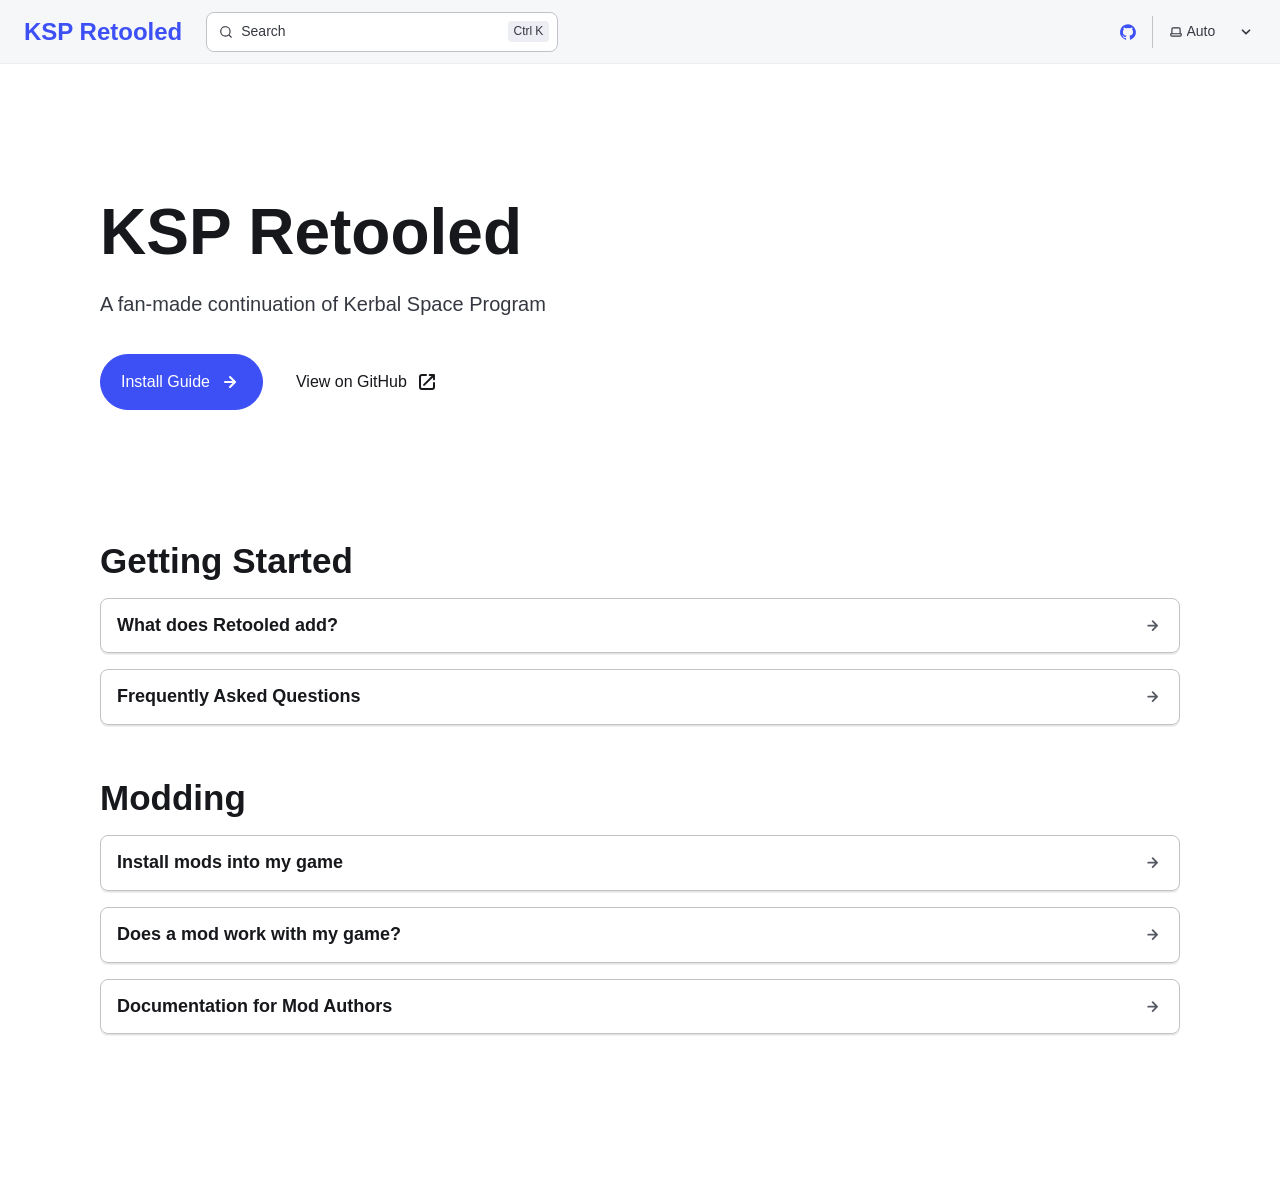
<file: index.html>
<!DOCTYPE html><html lang="en" dir="ltr" data-theme="dark" data-has-hero class="astro-llur3by3"><head><meta charset="utf-8"/><meta name="viewport" content="width=device-width, initial-scale=1"/><title>KSP Retooled | KSP Retooled</title><link rel="canonical" href="https://ksp1retooled.github.io/"/><link rel="sitemap" href="/sitemap-index.xml"/><link rel="shortcut icon" href="/favicon.svg" type="image/svg+xml"/><meta name="generator" content="Astro v7.4.5"/><meta name="generator" content="Starlight v0.42.8"/><meta property="og:title" content="KSP Retooled"/><meta property="og:type" content="article"/><meta property="og:url" content="https://ksp1retooled.github.io/"/><meta property="og:locale" content="en"/><meta property="og:description" content="A fan-made update to Kerbal Space Program"/><meta property="og:site_name" content="KSP Retooled"/><meta name="twitter:card" content="summary_large_image"/><meta name="description" content="A fan-made update to Kerbal Space Program"/><script>
	window.StarlightThemeProvider = (() => {
		const storedTheme =
			typeof localStorage !== 'undefined' && localStorage.getItem('starlight-theme');
		const theme =
			storedTheme ||
			(window.matchMedia('(prefers-color-scheme: light)').matches ? 'light' : 'dark');
		document.documentElement.dataset.theme = theme === 'light' ? 'light' : 'dark';
		return {
			updatePickers(theme = storedTheme || 'auto') {
				document.querySelectorAll('starlight-theme-select').forEach((picker) => {
					const select = picker.querySelector('select');
					if (select) select.value = theme;
					/** @type {HTMLTemplateElement | null} */
					const tmpl = document.querySelector(`#theme-icons`);
					const newIcon = tmpl && tmpl.content.querySelector('.' + theme);
					if (newIcon) {
						const oldIcon = picker.querySelector('svg.label-icon');
						if (oldIcon) {
							oldIcon.replaceChildren(...newIcon.cloneNode(true).childNodes);
						}
					}
				});
			},
		};
	})();
</script><template id="theme-icons"><svg aria-hidden="true" class="light astro-jecy6uo5" width="16" height="16" viewBox="0 0 24 24" fill="currentColor" style="--sl-icon-size: 1em;"><path d="M5 12a1 1 0 0 0-1-1H3a1 1 0 0 0 0 2h1a1 1 0 0 0 1-1Zm.64 5-.71.71a1 1 0 0 0 0 1.41 1 1 0 0 0 1.41 0l.71-.71A1 1 0 0 0 5.64 17ZM12 5a1 1 0 0 0 1-1V3a1 1 0 0 0-2 0v1a1 1 0 0 0 1 1Zm5.66 2.34a1 1 0 0 0 .7-.29l.71-.71a1 1 0 1 0-1.41-1.41l-.66.71a1 1 0 0 0 0 1.41 1 1 0 0 0 .66.29Zm-12-.29a1 1 0 0 0 1.41 0 1 1 0 0 0 0-1.41l-.71-.71a1.004 1.004 0 1 0-1.43 1.41l.73.71ZM21 11h-1a1 1 0 0 0 0 2h1a1 1 0 0 0 0-2Zm-2.64 6A1 1 0 0 0 17 18.36l.71.71a1 1 0 0 0 1.41 0 1 1 0 0 0 0-1.41l-.76-.66ZM12 6.5a5.5 5.5 0 1 0 5.5 5.5A5.51 5.51 0 0 0 12 6.5Zm0 9a3.5 3.5 0 1 1 0-7 3.5 3.5 0 0 1 0 7Zm0 3.5a1 1 0 0 0-1 1v1a1 1 0 0 0 2 0v-1a1 1 0 0 0-1-1Z"/></svg><svg aria-hidden="true" class="dark astro-jecy6uo5" width="16" height="16" viewBox="0 0 24 24" fill="currentColor" style="--sl-icon-size: 1em;"><path d="M21.64 13a1 1 0 0 0-1.05-.14 8.049 8.049 0 0 1-3.37.73 8.15 8.15 0 0 1-8.14-8.1 8.59 8.59 0 0 1 .25-2A1 1 0 0 0 8 2.36a10.14 10.14 0 1 0 14 11.69 1 1 0 0 0-.36-1.05Zm-9.5 6.69A8.14 8.14 0 0 1 7.08 5.22v.27a10.15 10.15 0 0 0 10.14 10.14 9.784 9.784 0 0 0 2.1-.22 8.11 8.11 0 0 1-7.18 4.32v-.04Z"/></svg><svg aria-hidden="true" class="auto astro-jecy6uo5" width="16" height="16" viewBox="0 0 24 24" fill="currentColor" style="--sl-icon-size: 1em;"><path d="M21 14h-1V7a3 3 0 0 0-3-3H7a3 3 0 0 0-3 3v7H3a1 1 0 0 0-1 1v2a3 3 0 0 0 3 3h14a3 3 0 0 0 3-3v-2a1 1 0 0 0-1-1ZM6 7a1 1 0 0 1 1-1h10a1 1 0 0 1 1 1v7H6V7Zm14 10a1 1 0 0 1-1 1H5a1 1 0 0 1-1-1v-1h16v1Z"/></svg></template><link rel="stylesheet" href="/_astro/print.ehPL0gv-.css" media="print"><link rel="stylesheet" href="/_astro/common.DA2EH9Uy.css"><style>@layer starlight.components{svg:where(.astro-jecy6uo5){color:var(--sl-icon-color);font-size:var(--sl-icon-size,1em);width:1em;height:1em;overflow:visible}}
</style><script type="module" src="/_astro/page.cNngjUgL.js"></script><style>@layer starlight.components{.sl-link-card:where(.astro-n36mnojw){border:1px solid var(--sl-color-gray-5);box-shadow:var(--sl-shadow-sm);border-radius:.5rem;grid-template-columns:1fr auto;gap:.5rem;padding:1rem;display:grid;position:relative}a:where(.astro-n36mnojw){line-height:var(--sl-line-height-headings);text-decoration:none}a:where(.astro-n36mnojw):before{content:"";position:absolute;inset:0}.stack:where(.astro-n36mnojw){flex-direction:column;gap:.5rem}.title:where(.astro-n36mnojw){color:var(--sl-color-white);font-weight:600;font-size:var(--sl-text-lg)}.description:where(.astro-n36mnojw){color:var(--sl-color-gray-3);line-height:1.5}.icon:where(.astro-n36mnojw){color:var(--sl-color-gray-3)}.sl-link-card:where(.astro-n36mnojw):hover{background:var(--sl-color-gray-7,var(--sl-color-gray-6));border-color:var(--sl-color-gray-2)}.sl-link-card:where(.astro-n36mnojw):hover .icon:where(.astro-n36mnojw){color:var(--sl-color-white)}}
</style></head><body class="astro-llur3by3"><a class="sl-skip-link astro-vqb7rw2u" href="#_top">Skip to content</a><div class="page sl-flex astro-a2oh2grn"><header class="header astro-a2oh2grn"><div class="header astro-5xs73h7j"><div class="title-wrapper sl-flex astro-5xs73h7j"><a href="/" class="site-title sl-flex astro-uplevtik"><span class="astro-uplevtik" translate="no">KSP Retooled</span></a></div><div class="sl-flex print:hidden astro-5xs73h7j"><site-search class="astro-5xs73h7j astro-roku3qsy" data-translations="{&quot;placeholder&quot;:&quot;Search&quot;}"><button data-open-modal disabled aria-label="Search" aria-keyshortcuts="Control+K" class="astro-roku3qsy"><svg aria-hidden="true" class="astro-roku3qsy astro-jecy6uo5" width="16" height="16" viewBox="0 0 24 24" fill="currentColor" style="--sl-icon-size: 1em;"><path d="M21.71 20.29 18 16.61A9 9 0 1 0 16.61 18l3.68 3.68a.999.999 0 0 0 1.42 0 1 1 0 0 0 0-1.39ZM11 18a7 7 0 1 1 0-14 7 7 0 0 1 0 14Z"/></svg><span class="sl-hidden md:sl-block astro-roku3qsy" aria-hidden="true">Search</span><kbd class="sl-hidden md:sl-flex astro-roku3qsy" style="display: none;"><kbd class="astro-roku3qsy">Ctrl</kbd><kbd class="astro-roku3qsy">K</kbd></kbd></button><dialog style="padding:0" aria-label="Search" class="astro-roku3qsy"><div class="dialog-frame sl-flex astro-roku3qsy"><button data-close-modal class="sl-flex md:sl-hidden astro-roku3qsy">Cancel</button><div class="search-container astro-roku3qsy"><div id="starlight__search" class="astro-roku3qsy"></div></div></div></dialog></site-search><script>
	(() => {
		const openBtn = document.querySelector('button[data-open-modal]');
		const shortcut = openBtn?.querySelector('kbd');
		if (!openBtn || !(shortcut instanceof HTMLElement)) return;
		const platformKey = shortcut.querySelector('kbd');
		if (platformKey && /(Mac|iPhone|iPod|iPad)/i.test(navigator.platform)) {
			platformKey.textContent = '⌘';
			openBtn.setAttribute('aria-keyshortcuts', 'Meta+K');
		}
		shortcut.style.display = '';
	})();
</script><script type="module" src="/_astro/Search.astro_astro_type_script_index_0_lang.DVuyRw7Q.js"></script></div><div class="sl-hidden md:sl-flex print:hidden right-group astro-5xs73h7j"><div class="sl-flex social-icons astro-5xs73h7j"><a href="https://github.com/KSP1Retooled" rel="me" class="sl-flex astro-wkwzvdjb"><span class="sr-only astro-wkwzvdjb">GitHub</span><svg aria-hidden="true" class="astro-wkwzvdjb astro-jecy6uo5" width="16" height="16" viewBox="0 0 24 24" fill="currentColor" style="--sl-icon-size: 1em;"><path d="M12 .3a12 12 0 0 0-3.8 23.38c.6.12.83-.26.83-.57L9 21.07c-3.34.72-4.04-1.61-4.04-1.61-.55-1.39-1.34-1.76-1.34-1.76-1.08-.74.09-.73.09-.73 1.2.09 1.83 1.24 1.83 1.24 1.08 1.83 2.81 1.3 3.5 1 .1-.78.42-1.31.76-1.61-2.67-.3-5.47-1.33-5.47-5.93 0-1.31.47-2.38 1.24-3.22-.14-.3-.54-1.52.1-3.18 0 0 1-.32 3.3 1.23a11.5 11.5 0 0 1 6 0c2.28-1.55 3.29-1.23 3.29-1.23.64 1.66.24 2.88.12 3.18a4.65 4.65 0 0 1 1.23 3.22c0 4.61-2.8 5.63-5.48 5.92.42.36.81 1.1.81 2.22l-.01 3.29c0 .31.2.69.82.57A12 12 0 0 0 12 .3Z"/></svg></a></div><starlight-theme-select><label style="--sl-select-width: 6.25em" class="astro-mlothew6"><span class="sr-only astro-mlothew6">Select theme</span><svg aria-hidden="true" class="icon label-icon astro-mlothew6 astro-jecy6uo5" width="16" height="16" viewBox="0 0 24 24" fill="currentColor" style="--sl-icon-size: 1em;"><path d="M21 14h-1V7a3 3 0 0 0-3-3H7a3 3 0 0 0-3 3v7H3a1 1 0 0 0-1 1v2a3 3 0 0 0 3 3h14a3 3 0 0 0 3-3v-2a1 1 0 0 0-1-1ZM6 7a1 1 0 0 1 1-1h10a1 1 0 0 1 1 1v7H6V7Zm14 10a1 1 0 0 1-1 1H5a1 1 0 0 1-1-1v-1h16v1Z"/></svg><select autocomplete="off" class="astro-mlothew6"><option value="dark" class="astro-mlothew6">Dark</option><option value="light" class="astro-mlothew6">Light</option><option value="auto" selected class="astro-mlothew6">Auto</option></select><svg aria-hidden="true" class="icon caret astro-mlothew6 astro-jecy6uo5" width="16" height="16" viewBox="0 0 24 24" fill="currentColor" style="--sl-icon-size: 1em;"><path d="M17 9.17a1 1 0 0 0-1.41 0L12 12.71 8.46 9.17a1 1 0 1 0-1.41 1.42l4.24 4.24a1.002 1.002 0 0 0 1.42 0L17 10.59a1.002 1.002 0 0 0 0-1.42Z"/></svg></label></starlight-theme-select><script>
	StarlightThemeProvider.updatePickers();
</script><script type="module">var e=`starlight-theme`,t=e=>e===`auto`||e===`dark`||e===`light`?e:`auto`,n=()=>t(typeof localStorage<`u`&&localStorage.getItem(e));function r(t){typeof localStorage<`u`&&localStorage.setItem(e,t===`light`||t===`dark`?t:``)}var i=()=>matchMedia(`(prefers-color-scheme: light)`).matches?`light`:`dark`;function a(e){StarlightThemeProvider.updatePickers(e),document.documentElement.dataset.theme=e===`auto`?i():e,r(e)}matchMedia(`(prefers-color-scheme: light)`).addEventListener(`change`,()=>{n()===`auto`&&a(`auto`)});var o=class extends HTMLElement{constructor(){super(),a(n()),this.querySelector(`select`)?.addEventListener(`change`,e=>{e.currentTarget instanceof HTMLSelectElement&&a(t(e.currentTarget.value))})}};customElements.define(`starlight-theme-select`,o);</script><script type="module">var e=class extends HTMLElement{constructor(){super();let e=this.querySelector(`select`);e&&(e.addEventListener(`change`,e=>{e.currentTarget instanceof HTMLSelectElement&&(window.location.pathname=e.currentTarget.value)}),window.addEventListener(`pageshow`,t=>{if(!t.persisted)return;let n=e.querySelector(`option[selected]`)?.index;n!==e.selectedIndex&&(e.selectedIndex=n??0)}))}};customElements.define(`starlight-lang-select`,e);</script></div></div></header><div class="main-frame astro-a2oh2grn"><script type="module">var e=document.getElementById(`starlight__sidebar`),t=e?.querySelector(`sl-sidebar-state-persist`),n=`sl-sidebar-state`,r=()=>{let r=[],i=t?.dataset.hash||``;try{let e=sessionStorage.getItem(n),t=JSON.parse(e||`{}`);Array.isArray(t.open)&&t.hash===i&&(r=t.open)}catch{}return{hash:i,open:r,scroll:e?.scrollTop||0}},i=e=>{try{sessionStorage.setItem(n,JSON.stringify(e))}catch{}},a=()=>i(r()),o=(e,t)=>{let n=r();n.open[t]=e,i(n)};t?.addEventListener(`click`,e=>{if(!(e.target instanceof Element))return;let t=e.target.closest(`summary`)?.closest(`details`);if(!t)return;let n=t.querySelector(`sl-sidebar-restore`),r=parseInt(n?.dataset.index||``);isNaN(r)||o(!t.open,r)}),addEventListener(`visibilitychange`,()=>{document.visibilityState===`hidden`&&a()});</script><div class="lg:sl-flex astro-76to6mrb"><div class="main-pane astro-76to6mrb"><main data-pagefind-body class="astro-llur3by3" lang="en" dir="ltr"><div class="content-panel astro-zcw5euxo"><div class="sl-container astro-zcw5euxo"><div class="hero astro-cxgtnt6h"><div class="sl-flex stack astro-cxgtnt6h"><div class="sl-flex copy astro-cxgtnt6h"><h1 id="_top" data-page-title class="astro-cxgtnt6h">KSP Retooled</h1><div class="tagline astro-cxgtnt6h">A fan-made continuation of Kerbal Space Program</div></div><div class="sl-flex actions astro-cxgtnt6h"><a class="sl-link-button not-content primary astro-cxgtnt6h astro-whn2zfol" href="/install">Install Guide<svg aria-hidden="true" class="astro-whn2zfol astro-jecy6uo5" width="16" height="16" viewBox="0 0 24 24" fill="currentColor" style="--sl-icon-size: 1.5rem;"><path d="M17.92 11.62a1.001 1.001 0 0 0-.21-.33l-5-5a1.003 1.003 0 1 0-1.42 1.42l3.3 3.29H7a1 1 0 0 0 0 2h7.59l-3.3 3.29a1.002 1.002 0 0 0 .325 1.639 1 1 0 0 0 1.095-.219l5-5a1 1 0 0 0 .21-.33 1 1 0 0 0 0-.76Z"/></svg></a><a class="sl-link-button not-content minimal astro-cxgtnt6h astro-whn2zfol" href="https://github.com/KSP1Retooled">View on GitHub<svg aria-hidden="true" class="astro-whn2zfol astro-jecy6uo5" width="16" height="16" viewBox="0 0 24 24" fill="currentColor" style="--sl-icon-size: 1.5rem;"><path d="M19.33 10.18a1 1 0 0 1-.77 0 1 1 0 0 1-.62-.93l.01-1.83-8.2 8.2a1 1 0 0 1-1.41-1.42l8.2-8.2H14.7a1 1 0 0 1 0-2h4.25a1 1 0 0 1 1 1v4.25a1 1 0 0 1-.62.93Z"/><path d="M11 4a1 1 0 1 1 0 2H7a1 1 0 0 0-1 1v10a1 1 0 0 0 1 1h10a1 1 0 0 0 1-1v-4a1 1 0 1 1 2 0v4a3 3 0 0 1-3 3H7a3 3 0 0 1-3-3V7a3 3 0 0 1 3-3h4Z"/></svg></a></div></div></div><div class="sl-markdown-content">
<div class="sl-heading-wrapper level-h2"><h2 id="getting-started">Getting Started</h2><a class="sl-anchor-link" href="#getting-started"><span aria-hidden="true" class="sl-anchor-icon"><svg width="16" height="16" viewBox="0 0 24 24" fill="currentColor"><path d="m12.11 15.39-3.88 3.88a2.52 2.52 0 0 1-3.5 0 2.47 2.47 0 0 1 0-3.5l3.88-3.88a1 1 0 1 0-1.42-1.42l-3.88 3.89a4.48 4.48 0 0 0 6.33 6.33l3.89-3.88a1 1 0 0 0-1.42-1.42m8.58-12.08a4.49 4.49 0 0 0-6.33 0l-3.89 3.88a1 1 0 1 0 1.42 1.42l3.88-3.88a2.52 2.52 0 0 1 3.5 0 2.47 2.47 0 0 1 0 3.5l-3.88 3.88a1 1 0 0 0 0 1.42 1 1 0 0 0 1.42 0l3.88-3.89a4.49 4.49 0 0 0 0-6.33M8.83 15.17a1 1 0 0 0 .71.29 1 1 0 0 0 .71-.29l4.92-4.92a1 1 0 1 0-1.42-1.42l-4.92 4.92a1 1 0 0 0 0 1.42"></path></svg></span><span class="sr-only" data-pagefind-ignore>Section titled “Getting Started”</span></a></div>
<div class="sl-link-card astro-n36mnojw"><span class="sl-flex stack astro-n36mnojw"><a href="/features" class="astro-n36mnojw"><span class="title astro-n36mnojw">What does Retooled add?</span></a></span><svg aria-hidden="true" class="icon rtl:flip astro-n36mnojw astro-jecy6uo5" width="16" height="16" viewBox="0 0 24 24" fill="currentColor" style="--sl-icon-size: 1.333em;"><path d="M17.92 11.62a1.001 1.001 0 0 0-.21-.33l-5-5a1.003 1.003 0 1 0-1.42 1.42l3.3 3.29H7a1 1 0 0 0 0 2h7.59l-3.3 3.29a1.002 1.002 0 0 0 .325 1.639 1 1 0 0 0 1.095-.219l5-5a1 1 0 0 0 .21-.33 1 1 0 0 0 0-.76Z"/></svg></div>
<div class="sl-link-card astro-n36mnojw"><span class="sl-flex stack astro-n36mnojw"><a href="/faq" class="astro-n36mnojw"><span class="title astro-n36mnojw">Frequently Asked Questions</span></a></span><svg aria-hidden="true" class="icon rtl:flip astro-n36mnojw astro-jecy6uo5" width="16" height="16" viewBox="0 0 24 24" fill="currentColor" style="--sl-icon-size: 1.333em;"><path d="M17.92 11.62a1.001 1.001 0 0 0-.21-.33l-5-5a1.003 1.003 0 1 0-1.42 1.42l3.3 3.29H7a1 1 0 0 0 0 2h7.59l-3.3 3.29a1.002 1.002 0 0 0 .325 1.639 1 1 0 0 0 1.095-.219l5-5a1 1 0 0 0 .21-.33 1 1 0 0 0 0-.76Z"/></svg></div>
<div class="sl-heading-wrapper level-h2"><h2 id="modding">Modding</h2><a class="sl-anchor-link" href="#modding"><span aria-hidden="true" class="sl-anchor-icon"><svg width="16" height="16" viewBox="0 0 24 24" fill="currentColor"><path d="m12.11 15.39-3.88 3.88a2.52 2.52 0 0 1-3.5 0 2.47 2.47 0 0 1 0-3.5l3.88-3.88a1 1 0 1 0-1.42-1.42l-3.88 3.89a4.48 4.48 0 0 0 6.33 6.33l3.89-3.88a1 1 0 0 0-1.42-1.42m8.58-12.08a4.49 4.49 0 0 0-6.33 0l-3.89 3.88a1 1 0 1 0 1.42 1.42l3.88-3.88a2.52 2.52 0 0 1 3.5 0 2.47 2.47 0 0 1 0 3.5l-3.88 3.88a1 1 0 0 0 0 1.42 1 1 0 0 0 1.42 0l3.88-3.89a4.49 4.49 0 0 0 0-6.33M8.83 15.17a1 1 0 0 0 .71.29 1 1 0 0 0 .71-.29l4.92-4.92a1 1 0 1 0-1.42-1.42l-4.92 4.92a1 1 0 0 0 0 1.42"></path></svg></span><span class="sr-only" data-pagefind-ignore>Section titled “Modding”</span></a></div>
<div class="sl-link-card astro-n36mnojw"><span class="sl-flex stack astro-n36mnojw"><a href="https://github.com/KSP-CKAN/CKAN#the-comprehensive-kerbal-archive-network-ckan" class="astro-n36mnojw"><span class="title astro-n36mnojw">Install mods into my game</span></a></span><svg aria-hidden="true" class="icon rtl:flip astro-n36mnojw astro-jecy6uo5" width="16" height="16" viewBox="0 0 24 24" fill="currentColor" style="--sl-icon-size: 1.333em;"><path d="M17.92 11.62a1.001 1.001 0 0 0-.21-.33l-5-5a1.003 1.003 0 1 0-1.42 1.42l3.3 3.29H7a1 1 0 0 0 0 2h7.59l-3.3 3.29a1.002 1.002 0 0 0 .325 1.639 1 1 0 0 0 1.095-.219l5-5a1 1 0 0 0 .21-.33 1 1 0 0 0 0-.76Z"/></svg></div>
<div class="sl-link-card astro-n36mnojw"><span class="sl-flex stack astro-n36mnojw"><a href="https://github.com/KSP1Retooled/retooled/issues/33" class="astro-n36mnojw"><span class="title astro-n36mnojw">Does a mod work with my game?</span></a></span><svg aria-hidden="true" class="icon rtl:flip astro-n36mnojw astro-jecy6uo5" width="16" height="16" viewBox="0 0 24 24" fill="currentColor" style="--sl-icon-size: 1.333em;"><path d="M17.92 11.62a1.001 1.001 0 0 0-.21-.33l-5-5a1.003 1.003 0 1 0-1.42 1.42l3.3 3.29H7a1 1 0 0 0 0 2h7.59l-3.3 3.29a1.002 1.002 0 0 0 .325 1.639 1 1 0 0 0 1.095-.219l5-5a1 1 0 0 0 .21-.33 1 1 0 0 0 0-.76Z"/></svg></div>
<div class="sl-link-card astro-n36mnojw"><span class="sl-flex stack astro-n36mnojw"><a href="/modding" class="astro-n36mnojw"><span class="title astro-n36mnojw">Documentation for Mod Authors</span></a></span><svg aria-hidden="true" class="icon rtl:flip astro-n36mnojw astro-jecy6uo5" width="16" height="16" viewBox="0 0 24 24" fill="currentColor" style="--sl-icon-size: 1.333em;"><path d="M17.92 11.62a1.001 1.001 0 0 0-.21-.33l-5-5a1.003 1.003 0 1 0-1.42 1.42l3.3 3.29H7a1 1 0 0 0 0 2h7.59l-3.3 3.29a1.002 1.002 0 0 0 .325 1.639 1 1 0 0 0 1.095-.219l5-5a1 1 0 0 0 .21-.33 1 1 0 0 0 0-.76Z"/></svg></div></div><footer class="sl-flex astro-2vrbd66l"><div class="meta sl-flex astro-2vrbd66l"></div><div class="pagination-links print:hidden astro-u7d37uqv" dir="ltr"></div></footer></div></div></main></div></div></div></div></body></html>
</file>
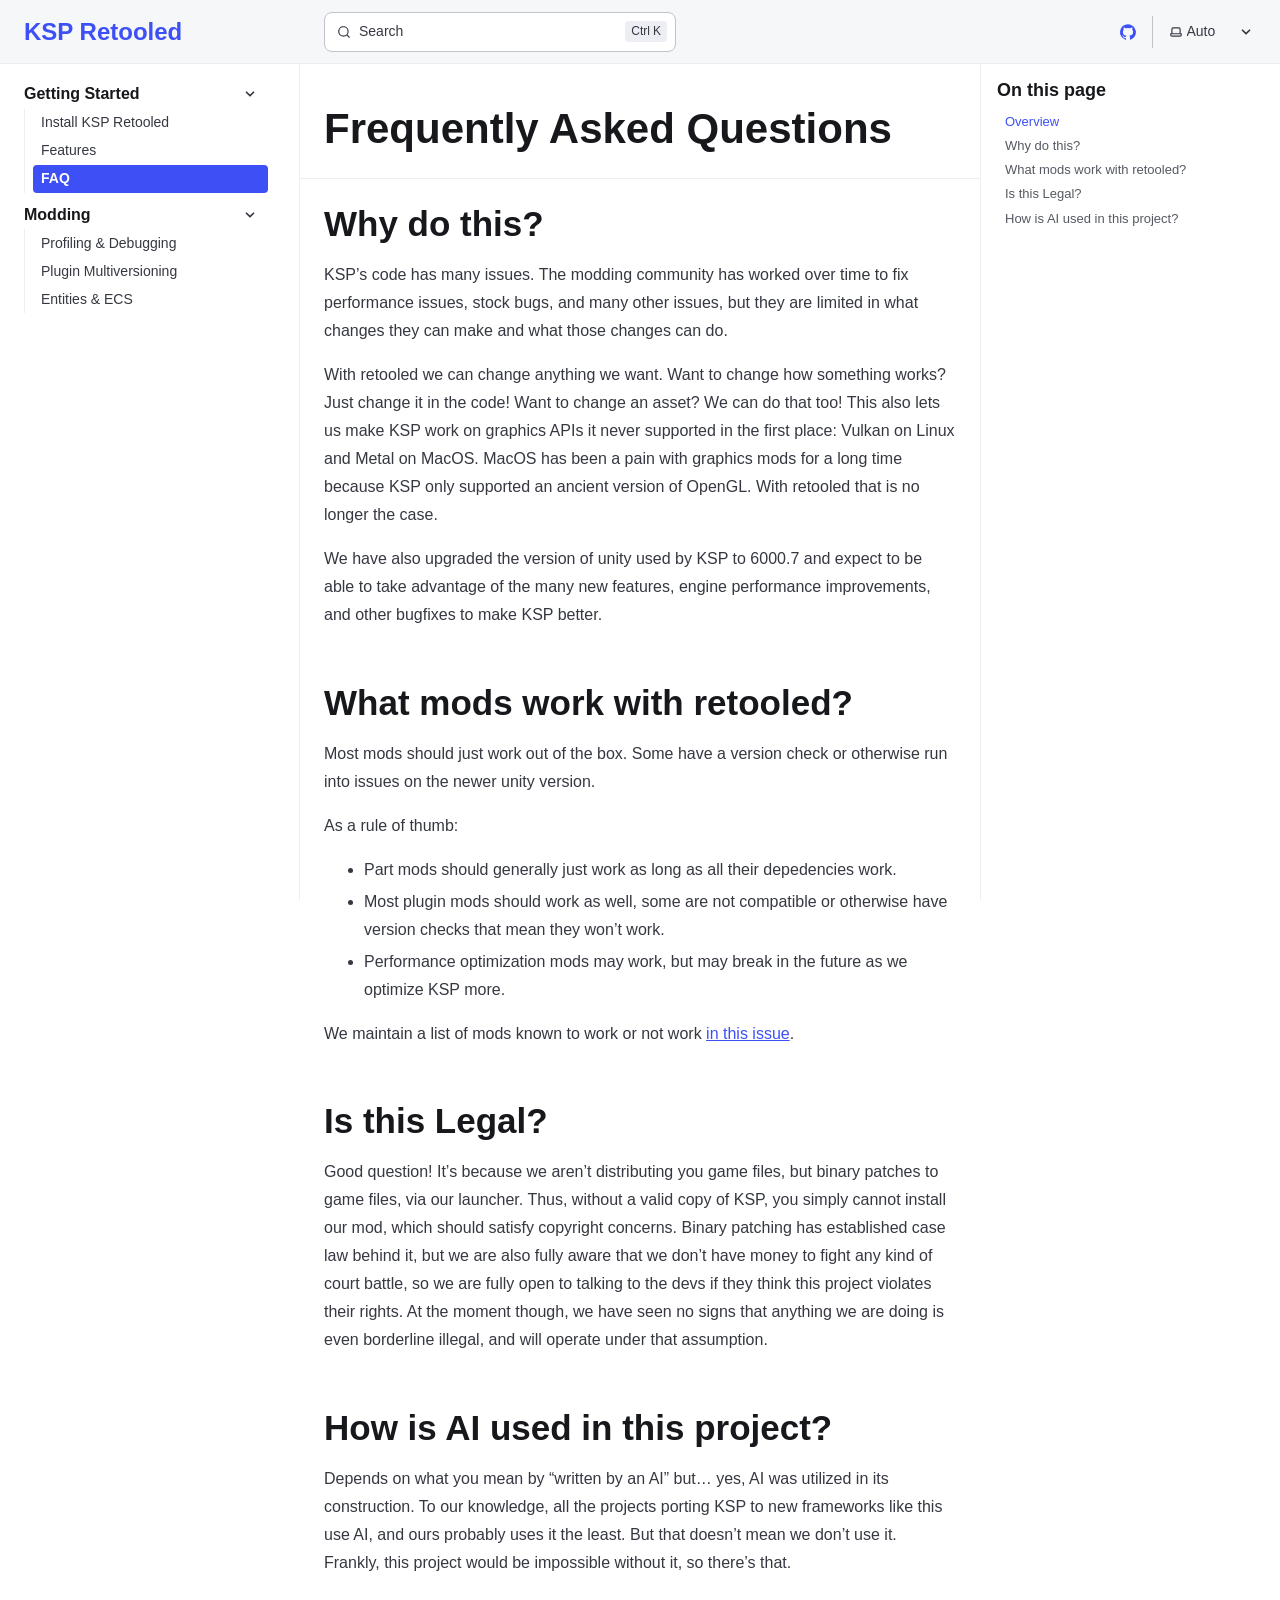
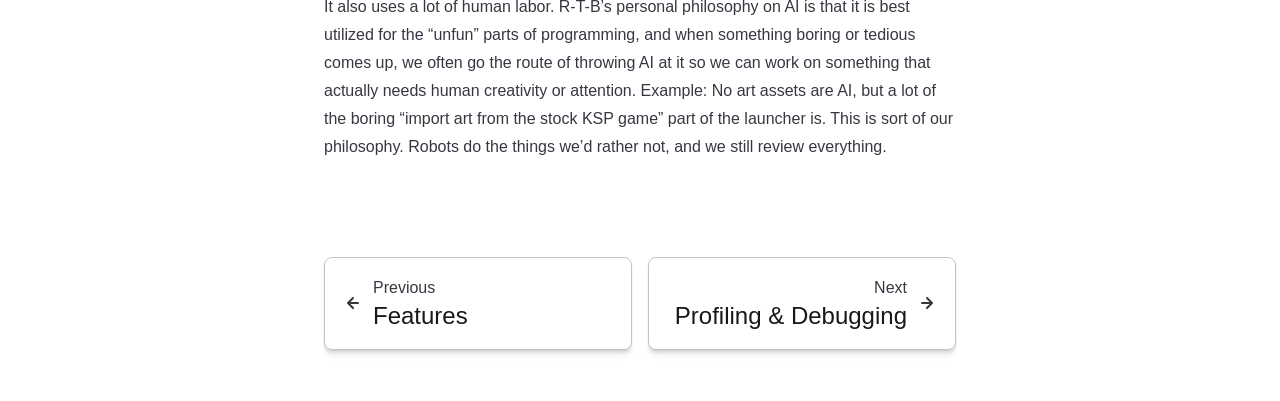
<file: faq/index.html>
<!DOCTYPE html><html lang="en" dir="ltr" data-theme="dark" data-has-toc data-has-sidebar class="astro-llur3by3"><head><meta charset="utf-8"/><meta name="viewport" content="width=device-width, initial-scale=1"/><title>Frequently Asked Questions | KSP Retooled</title><link rel="canonical" href="https://ksp1retooled.github.io/faq/"/><link rel="sitemap" href="/sitemap-index.xml"/><link rel="shortcut icon" href="/favicon.svg" type="image/svg+xml"/><meta name="generator" content="Astro v7.4.5"/><meta name="generator" content="Starlight v0.42.8"/><meta property="og:title" content="Frequently Asked Questions"/><meta property="og:type" content="article"/><meta property="og:url" content="https://ksp1retooled.github.io/faq/"/><meta property="og:locale" content="en"/><meta property="og:site_name" content="KSP Retooled"/><meta name="twitter:card" content="summary_large_image"/><script>
	window.StarlightThemeProvider = (() => {
		const storedTheme =
			typeof localStorage !== 'undefined' && localStorage.getItem('starlight-theme');
		const theme =
			storedTheme ||
			(window.matchMedia('(prefers-color-scheme: light)').matches ? 'light' : 'dark');
		document.documentElement.dataset.theme = theme === 'light' ? 'light' : 'dark';
		return {
			updatePickers(theme = storedTheme || 'auto') {
				document.querySelectorAll('starlight-theme-select').forEach((picker) => {
					const select = picker.querySelector('select');
					if (select) select.value = theme;
					/** @type {HTMLTemplateElement | null} */
					const tmpl = document.querySelector(`#theme-icons`);
					const newIcon = tmpl && tmpl.content.querySelector('.' + theme);
					if (newIcon) {
						const oldIcon = picker.querySelector('svg.label-icon');
						if (oldIcon) {
							oldIcon.replaceChildren(...newIcon.cloneNode(true).childNodes);
						}
					}
				});
			},
		};
	})();
</script><template id="theme-icons"><svg aria-hidden="true" class="light astro-jecy6uo5" width="16" height="16" viewBox="0 0 24 24" fill="currentColor" style="--sl-icon-size: 1em;"><path d="M5 12a1 1 0 0 0-1-1H3a1 1 0 0 0 0 2h1a1 1 0 0 0 1-1Zm.64 5-.71.71a1 1 0 0 0 0 1.41 1 1 0 0 0 1.41 0l.71-.71A1 1 0 0 0 5.64 17ZM12 5a1 1 0 0 0 1-1V3a1 1 0 0 0-2 0v1a1 1 0 0 0 1 1Zm5.66 2.34a1 1 0 0 0 .7-.29l.71-.71a1 1 0 1 0-1.41-1.41l-.66.71a1 1 0 0 0 0 1.41 1 1 0 0 0 .66.29Zm-12-.29a1 1 0 0 0 1.41 0 1 1 0 0 0 0-1.41l-.71-.71a1.004 1.004 0 1 0-1.43 1.41l.73.71ZM21 11h-1a1 1 0 0 0 0 2h1a1 1 0 0 0 0-2Zm-2.64 6A1 1 0 0 0 17 18.36l.71.71a1 1 0 0 0 1.41 0 1 1 0 0 0 0-1.41l-.76-.66ZM12 6.5a5.5 5.5 0 1 0 5.5 5.5A5.51 5.51 0 0 0 12 6.5Zm0 9a3.5 3.5 0 1 1 0-7 3.5 3.5 0 0 1 0 7Zm0 3.5a1 1 0 0 0-1 1v1a1 1 0 0 0 2 0v-1a1 1 0 0 0-1-1Z"/></svg><svg aria-hidden="true" class="dark astro-jecy6uo5" width="16" height="16" viewBox="0 0 24 24" fill="currentColor" style="--sl-icon-size: 1em;"><path d="M21.64 13a1 1 0 0 0-1.05-.14 8.049 8.049 0 0 1-3.37.73 8.15 8.15 0 0 1-8.14-8.1 8.59 8.59 0 0 1 .25-2A1 1 0 0 0 8 2.36a10.14 10.14 0 1 0 14 11.69 1 1 0 0 0-.36-1.05Zm-9.5 6.69A8.14 8.14 0 0 1 7.08 5.22v.27a10.15 10.15 0 0 0 10.14 10.14 9.784 9.784 0 0 0 2.1-.22 8.11 8.11 0 0 1-7.18 4.32v-.04Z"/></svg><svg aria-hidden="true" class="auto astro-jecy6uo5" width="16" height="16" viewBox="0 0 24 24" fill="currentColor" style="--sl-icon-size: 1em;"><path d="M21 14h-1V7a3 3 0 0 0-3-3H7a3 3 0 0 0-3 3v7H3a1 1 0 0 0-1 1v2a3 3 0 0 0 3 3h14a3 3 0 0 0 3-3v-2a1 1 0 0 0-1-1ZM6 7a1 1 0 0 1 1-1h10a1 1 0 0 1 1 1v7H6V7Zm14 10a1 1 0 0 1-1 1H5a1 1 0 0 1-1-1v-1h16v1Z"/></svg></template><link rel="stylesheet" href="/_astro/print.ehPL0gv-.css" media="print"><link rel="stylesheet" href="/_astro/common.DA2EH9Uy.css"><style>@layer starlight.components{svg:where(.astro-jecy6uo5){color:var(--sl-icon-color);font-size:var(--sl-icon-size,1em);width:1em;height:1em;overflow:visible}}
</style><script type="module" src="/_astro/page.cNngjUgL.js"></script></head><body class="astro-llur3by3"><a class="sl-skip-link astro-vqb7rw2u" href="#_top">Skip to content</a><div class="page sl-flex astro-a2oh2grn"><header class="header astro-a2oh2grn"><div class="header astro-5xs73h7j"><div class="title-wrapper sl-flex astro-5xs73h7j"><a href="/" class="site-title sl-flex astro-uplevtik"><span class="astro-uplevtik" translate="no">KSP Retooled</span></a></div><div class="sl-flex print:hidden astro-5xs73h7j"><site-search class="astro-5xs73h7j astro-roku3qsy" data-translations="{&quot;placeholder&quot;:&quot;Search&quot;}"><button data-open-modal disabled aria-label="Search" aria-keyshortcuts="Control+K" class="astro-roku3qsy"><svg aria-hidden="true" class="astro-roku3qsy astro-jecy6uo5" width="16" height="16" viewBox="0 0 24 24" fill="currentColor" style="--sl-icon-size: 1em;"><path d="M21.71 20.29 18 16.61A9 9 0 1 0 16.61 18l3.68 3.68a.999.999 0 0 0 1.42 0 1 1 0 0 0 0-1.39ZM11 18a7 7 0 1 1 0-14 7 7 0 0 1 0 14Z"/></svg><span class="sl-hidden md:sl-block astro-roku3qsy" aria-hidden="true">Search</span><kbd class="sl-hidden md:sl-flex astro-roku3qsy" style="display: none;"><kbd class="astro-roku3qsy">Ctrl</kbd><kbd class="astro-roku3qsy">K</kbd></kbd></button><dialog style="padding:0" aria-label="Search" class="astro-roku3qsy"><div class="dialog-frame sl-flex astro-roku3qsy"><button data-close-modal class="sl-flex md:sl-hidden astro-roku3qsy">Cancel</button><div class="search-container astro-roku3qsy"><div id="starlight__search" class="astro-roku3qsy"></div></div></div></dialog></site-search><script>
	(() => {
		const openBtn = document.querySelector('button[data-open-modal]');
		const shortcut = openBtn?.querySelector('kbd');
		if (!openBtn || !(shortcut instanceof HTMLElement)) return;
		const platformKey = shortcut.querySelector('kbd');
		if (platformKey && /(Mac|iPhone|iPod|iPad)/i.test(navigator.platform)) {
			platformKey.textContent = '⌘';
			openBtn.setAttribute('aria-keyshortcuts', 'Meta+K');
		}
		shortcut.style.display = '';
	})();
</script><script type="module" src="/_astro/Search.astro_astro_type_script_index_0_lang.DVuyRw7Q.js"></script></div><div class="sl-hidden md:sl-flex print:hidden right-group astro-5xs73h7j"><div class="sl-flex social-icons astro-5xs73h7j"><a href="https://github.com/KSP1Retooled" rel="me" class="sl-flex astro-wkwzvdjb"><span class="sr-only astro-wkwzvdjb">GitHub</span><svg aria-hidden="true" class="astro-wkwzvdjb astro-jecy6uo5" width="16" height="16" viewBox="0 0 24 24" fill="currentColor" style="--sl-icon-size: 1em;"><path d="M12 .3a12 12 0 0 0-3.8 23.38c.6.12.83-.26.83-.57L9 21.07c-3.34.72-4.04-1.61-4.04-1.61-.55-1.39-1.34-1.76-1.34-1.76-1.08-.74.09-.73.09-.73 1.2.09 1.83 1.24 1.83 1.24 1.08 1.83 2.81 1.3 3.5 1 .1-.78.42-1.31.76-1.61-2.67-.3-5.47-1.33-5.47-5.93 0-1.31.47-2.38 1.24-3.22-.14-.3-.54-1.52.1-3.18 0 0 1-.32 3.3 1.23a11.5 11.5 0 0 1 6 0c2.28-1.55 3.29-1.23 3.29-1.23.64 1.66.24 2.88.12 3.18a4.65 4.65 0 0 1 1.23 3.22c0 4.61-2.8 5.63-5.48 5.92.42.36.81 1.1.81 2.22l-.01 3.29c0 .31.2.69.82.57A12 12 0 0 0 12 .3Z"/></svg></a></div><starlight-theme-select><label style="--sl-select-width: 6.25em" class="astro-mlothew6"><span class="sr-only astro-mlothew6">Select theme</span><svg aria-hidden="true" class="icon label-icon astro-mlothew6 astro-jecy6uo5" width="16" height="16" viewBox="0 0 24 24" fill="currentColor" style="--sl-icon-size: 1em;"><path d="M21 14h-1V7a3 3 0 0 0-3-3H7a3 3 0 0 0-3 3v7H3a1 1 0 0 0-1 1v2a3 3 0 0 0 3 3h14a3 3 0 0 0 3-3v-2a1 1 0 0 0-1-1ZM6 7a1 1 0 0 1 1-1h10a1 1 0 0 1 1 1v7H6V7Zm14 10a1 1 0 0 1-1 1H5a1 1 0 0 1-1-1v-1h16v1Z"/></svg><select autocomplete="off" class="astro-mlothew6"><option value="dark" class="astro-mlothew6">Dark</option><option value="light" class="astro-mlothew6">Light</option><option value="auto" selected class="astro-mlothew6">Auto</option></select><svg aria-hidden="true" class="icon caret astro-mlothew6 astro-jecy6uo5" width="16" height="16" viewBox="0 0 24 24" fill="currentColor" style="--sl-icon-size: 1em;"><path d="M17 9.17a1 1 0 0 0-1.41 0L12 12.71 8.46 9.17a1 1 0 1 0-1.41 1.42l4.24 4.24a1.002 1.002 0 0 0 1.42 0L17 10.59a1.002 1.002 0 0 0 0-1.42Z"/></svg></label></starlight-theme-select><script>
	StarlightThemeProvider.updatePickers();
</script><script type="module">var e=`starlight-theme`,t=e=>e===`auto`||e===`dark`||e===`light`?e:`auto`,n=()=>t(typeof localStorage<`u`&&localStorage.getItem(e));function r(t){typeof localStorage<`u`&&localStorage.setItem(e,t===`light`||t===`dark`?t:``)}var i=()=>matchMedia(`(prefers-color-scheme: light)`).matches?`light`:`dark`;function a(e){StarlightThemeProvider.updatePickers(e),document.documentElement.dataset.theme=e===`auto`?i():e,r(e)}matchMedia(`(prefers-color-scheme: light)`).addEventListener(`change`,()=>{n()===`auto`&&a(`auto`)});var o=class extends HTMLElement{constructor(){super(),a(n()),this.querySelector(`select`)?.addEventListener(`change`,e=>{e.currentTarget instanceof HTMLSelectElement&&a(t(e.currentTarget.value))})}};customElements.define(`starlight-theme-select`,o);</script><script type="module">var e=class extends HTMLElement{constructor(){super();let e=this.querySelector(`select`);e&&(e.addEventListener(`change`,e=>{e.currentTarget instanceof HTMLSelectElement&&(window.location.pathname=e.currentTarget.value)}),window.addEventListener(`pageshow`,t=>{if(!t.persisted)return;let n=e.querySelector(`option[selected]`)?.index;n!==e.selectedIndex&&(e.selectedIndex=n??0)}))}};customElements.define(`starlight-lang-select`,e);</script></div></div></header><nav class="sidebar print:hidden astro-a2oh2grn" aria-label="Main"><button popovertarget="starlight__sidebar" class="sl-menu-button sl-flex md:sl-hidden print:hidden astro-cfumv3mr"><svg aria-hidden="true" class="open-menu astro-cfumv3mr astro-jecy6uo5" width="16" height="16" viewBox="0 0 24 24" fill="currentColor" style="--sl-icon-size: 1em;"><path d="M3 8h18a1 1 0 1 0 0-2H3a1 1 0 0 0 0 2Zm18 8H3a1 1 0 0 0 0 2h18a1 1 0 0 0 0-2Zm0-5H3a1 1 0 0 0 0 2h18a1 1 0 0 0 0-2Z"/></svg><svg aria-hidden="true" class="close-menu astro-cfumv3mr astro-jecy6uo5" width="16" height="16" viewBox="0 0 24 24" fill="currentColor" style="--sl-icon-size: 1em;"><path d="m13.41 12 6.3-6.29a1.004 1.004 0 1 0-1.42-1.42L12 10.59l-6.29-6.3a1.004 1.004 0 0 0-1.42 1.42l6.3 6.29-6.3 6.29a1 1 0 0 0 0 1.42.998.998 0 0 0 1.42 0l6.29-6.3 6.29 6.3a.999.999 0 0 0 1.42 0 1 1 0 0 0 0-1.42L13.41 12Z"/></svg><span class="sr-only astro-cfumv3mr">Menu</span></button><script type="module">var e=class extends HTMLElement{constructor(){super();let e=matchMedia(`(min-width: 50em)`),t=()=>{this.popover=e.matches?null:`auto`};t(),e.addEventListener(`change`,()=>t()),this.addEventListener(`toggle`,({newState:e})=>this.trapFocus(e===`open`))}trapFocus(e){document.querySelectorAll(`.main-frame, .sl-skip-link`).forEach(t=>{t.toggleAttribute(`inert`,e)})}};customElements.define(`sl-sidebar-pane`,e);</script><sl-sidebar-pane popover id="starlight__sidebar" class="sidebar-pane astro-a2oh2grn"><div class="sidebar-content sl-flex astro-a2oh2grn"><sl-sidebar-state-persist data-hash="1yf5z42" class="astro-kxdr3ozl"><script aria-hidden="true">
		(() => {
			try {
				if (!matchMedia('(min-width: 50em)').matches) return;
				/** @type {HTMLElement | null} */
				const target = document.querySelector('sl-sidebar-state-persist');
				const state = JSON.parse(sessionStorage.getItem('sl-sidebar-state') || '0');
				if (!target || !state || target.dataset.hash !== state.hash) return;
				window._starlightScrollRestore = state.scroll;
				customElements.define(
					'sl-sidebar-restore',
					class SidebarRestore extends HTMLElement {
						connectedCallback() {
							try {
								const idx = parseInt(this.dataset.index || '');
								const details = this.closest('details');
								if (details && typeof state.open[idx] === 'boolean') details.open = state.open[idx];
							} catch {}
						}
					}
				);
			} catch {}
		})();
	</script><ul class="top-level astro-ayl66z6a"><li class="astro-ayl66z6a"><details open class="astro-ayl66z6a"><summary class="astro-ayl66z6a"><span class="group-label astro-ayl66z6a"><span class="large astro-ayl66z6a">Getting Started</span></span><svg aria-hidden="true" class="caret astro-ayl66z6a astro-jecy6uo5" width="16" height="16" viewBox="0 0 24 24" fill="currentColor" style="--sl-icon-size: 1.25rem;"><path d="m14.83 11.29-4.24-4.24a1 1 0 1 0-1.42 1.41L12.71 12l-3.54 3.54a1 1 0 0 0 0 1.41 1 1 0 0 0 .71.29 1 1 0 0 0 .71-.29l4.24-4.24a1.002 1.002 0 0 0 0-1.42Z"/></svg></summary><sl-sidebar-restore data-index="0"></sl-sidebar-restore><ul class="astro-ayl66z6a"><li class="astro-ayl66z6a"><a href="/install/" class="astro-ayl66z6a"><span class="astro-ayl66z6a">Install KSP Retooled</span></a></li><li class="astro-ayl66z6a"><a href="/features/" class="astro-ayl66z6a"><span class="astro-ayl66z6a">Features</span></a></li><li class="astro-ayl66z6a"><a href="/faq/" aria-current="page" class="astro-ayl66z6a"><span class="astro-ayl66z6a">FAQ</span></a></li></ul></details></li><li class="astro-ayl66z6a"><details open class="astro-ayl66z6a"><summary class="astro-ayl66z6a"><span class="group-label astro-ayl66z6a"><span class="large astro-ayl66z6a">Modding</span></span><svg aria-hidden="true" class="caret astro-ayl66z6a astro-jecy6uo5" width="16" height="16" viewBox="0 0 24 24" fill="currentColor" style="--sl-icon-size: 1.25rem;"><path d="m14.83 11.29-4.24-4.24a1 1 0 1 0-1.42 1.41L12.71 12l-3.54 3.54a1 1 0 0 0 0 1.41 1 1 0 0 0 .71.29 1 1 0 0 0 .71-.29l4.24-4.24a1.002 1.002 0 0 0 0-1.42Z"/></svg></summary><sl-sidebar-restore data-index="1"></sl-sidebar-restore><ul class="astro-ayl66z6a"><li class="astro-ayl66z6a"><a href="/modding/profiling-and-debugging/" class="astro-ayl66z6a"><span class="astro-ayl66z6a">Profiling &amp; Debugging</span></a></li><li class="astro-ayl66z6a"><a href="/modding/plugin-multiversioning/" class="astro-ayl66z6a"><span class="astro-ayl66z6a">Plugin Multiversioning</span></a></li><li class="astro-ayl66z6a"><a href="/modding/using-ecs-in-mods/" class="astro-ayl66z6a"><span class="astro-ayl66z6a">Entities &amp; ECS</span></a></li></ul></details></li></ul><script aria-hidden="true">
		(() => {
			const scroller = document.getElementById('starlight__sidebar');
			if (!window._starlightScrollRestore || !scroller) return;
			scroller.scrollTop = window._starlightScrollRestore;
			delete window._starlightScrollRestore;
		})();
	</script></sl-sidebar-state-persist><div class="md:sl-hidden"><div class="mobile-preferences sl-flex astro-qibu6gnn"><div class="social-icons astro-qibu6gnn"><a href="https://github.com/KSP1Retooled" rel="me" class="sl-flex astro-wkwzvdjb"><span class="sr-only astro-wkwzvdjb">GitHub</span><svg aria-hidden="true" class="astro-wkwzvdjb astro-jecy6uo5" width="16" height="16" viewBox="0 0 24 24" fill="currentColor" style="--sl-icon-size: 1em;"><path d="M12 .3a12 12 0 0 0-3.8 23.38c.6.12.83-.26.83-.57L9 21.07c-3.34.72-4.04-1.61-4.04-1.61-.55-1.39-1.34-1.76-1.34-1.76-1.08-.74.09-.73.09-.73 1.2.09 1.83 1.24 1.83 1.24 1.08 1.83 2.81 1.3 3.5 1 .1-.78.42-1.31.76-1.61-2.67-.3-5.47-1.33-5.47-5.93 0-1.31.47-2.38 1.24-3.22-.14-.3-.54-1.52.1-3.18 0 0 1-.32 3.3 1.23a11.5 11.5 0 0 1 6 0c2.28-1.55 3.29-1.23 3.29-1.23.64 1.66.24 2.88.12 3.18a4.65 4.65 0 0 1 1.23 3.22c0 4.61-2.8 5.63-5.48 5.92.42.36.81 1.1.81 2.22l-.01 3.29c0 .31.2.69.82.57A12 12 0 0 0 12 .3Z"/></svg></a></div><starlight-theme-select><label style="--sl-select-width: 6.25em" class="astro-mlothew6"><span class="sr-only astro-mlothew6">Select theme</span><svg aria-hidden="true" class="icon label-icon astro-mlothew6 astro-jecy6uo5" width="16" height="16" viewBox="0 0 24 24" fill="currentColor" style="--sl-icon-size: 1em;"><path d="M21 14h-1V7a3 3 0 0 0-3-3H7a3 3 0 0 0-3 3v7H3a1 1 0 0 0-1 1v2a3 3 0 0 0 3 3h14a3 3 0 0 0 3-3v-2a1 1 0 0 0-1-1ZM6 7a1 1 0 0 1 1-1h10a1 1 0 0 1 1 1v7H6V7Zm14 10a1 1 0 0 1-1 1H5a1 1 0 0 1-1-1v-1h16v1Z"/></svg><select autocomplete="off" class="astro-mlothew6"><option value="dark" class="astro-mlothew6">Dark</option><option value="light" class="astro-mlothew6">Light</option><option value="auto" selected class="astro-mlothew6">Auto</option></select><svg aria-hidden="true" class="icon caret astro-mlothew6 astro-jecy6uo5" width="16" height="16" viewBox="0 0 24 24" fill="currentColor" style="--sl-icon-size: 1em;"><path d="M17 9.17a1 1 0 0 0-1.41 0L12 12.71 8.46 9.17a1 1 0 1 0-1.41 1.42l4.24 4.24a1.002 1.002 0 0 0 1.42 0L17 10.59a1.002 1.002 0 0 0 0-1.42Z"/></svg></label></starlight-theme-select><script>
	StarlightThemeProvider.updatePickers();
</script></div></div></div></sl-sidebar-pane></nav><div class="main-frame astro-a2oh2grn"><script type="module">var e=document.getElementById(`starlight__sidebar`),t=e?.querySelector(`sl-sidebar-state-persist`),n=`sl-sidebar-state`,r=()=>{let r=[],i=t?.dataset.hash||``;try{let e=sessionStorage.getItem(n),t=JSON.parse(e||`{}`);Array.isArray(t.open)&&t.hash===i&&(r=t.open)}catch{}return{hash:i,open:r,scroll:e?.scrollTop||0}},i=e=>{try{sessionStorage.setItem(n,JSON.stringify(e))}catch{}},a=()=>i(r()),o=(e,t)=>{let n=r();n.open[t]=e,i(n)};t?.addEventListener(`click`,e=>{if(!(e.target instanceof Element))return;let t=e.target.closest(`summary`)?.closest(`details`);if(!t)return;let n=t.querySelector(`sl-sidebar-restore`),r=parseInt(n?.dataset.index||``);isNaN(r)||o(!t.open,r)}),addEventListener(`visibilitychange`,()=>{document.visibilityState===`hidden`&&a()});</script><div class="lg:sl-flex astro-76to6mrb"><aside class="right-sidebar-container print:hidden astro-76to6mrb"><div class="right-sidebar astro-76to6mrb"><div class="lg:sl-hidden astro-sgeegkuo"><mobile-starlight-toc data-min-h="2" data-max-h="3" class="astro-oa5yilbk"><nav aria-labelledby="starlight__on-this-page--mobile" class="astro-oa5yilbk"><details id="starlight__mobile-toc" class="astro-oa5yilbk"><summary id="starlight__on-this-page--mobile" class="sl-flex astro-oa5yilbk"><span class="toggle sl-flex astro-oa5yilbk">On this page<svg aria-hidden="true" class="caret astro-oa5yilbk astro-jecy6uo5" width="16" height="16" viewBox="0 0 24 24" fill="currentColor" style="--sl-icon-size: 1rem;"><path d="m14.83 11.29-4.24-4.24a1 1 0 1 0-1.42 1.41L12.71 12l-3.54 3.54a1 1 0 0 0 0 1.41 1 1 0 0 0 .71.29 1 1 0 0 0 .71-.29l4.24-4.24a1.002 1.002 0 0 0 0-1.42Z"/></svg></span><span class="display-current astro-oa5yilbk"></span></summary><div class="dropdown astro-oa5yilbk"><ul class="isMobile astro-wjrcbrtw" style="--depth: 0;"><li style="--depth: 0;" class="astro-wjrcbrtw"><a href="#_top" style="--depth: 0;" class="astro-wjrcbrtw"><span style="--depth: 0;" class="astro-wjrcbrtw">Overview</span></a></li><li style="--depth: 0;" class="astro-wjrcbrtw"><a href="#why-do-this" style="--depth: 0;" class="astro-wjrcbrtw"><span style="--depth: 0;" class="astro-wjrcbrtw">Why do this?</span></a></li><li style="--depth: 0;" class="astro-wjrcbrtw"><a href="#what-mods-work-with-retooled" style="--depth: 0;" class="astro-wjrcbrtw"><span style="--depth: 0;" class="astro-wjrcbrtw">What mods work with retooled?</span></a></li><li style="--depth: 0;" class="astro-wjrcbrtw"><a href="#is-this-legal" style="--depth: 0;" class="astro-wjrcbrtw"><span style="--depth: 0;" class="astro-wjrcbrtw">Is this Legal?</span></a></li><li style="--depth: 0;" class="astro-wjrcbrtw"><a href="#how-is-ai-used-in-this-project" style="--depth: 0;" class="astro-wjrcbrtw"><span style="--depth: 0;" class="astro-wjrcbrtw">How is AI used in this project?</span></a></li></ul></div></details></nav></mobile-starlight-toc><script type="module" src="/_astro/MobileTableOfContents.astro_astro_type_script_index_0_lang.C3fM4Kra.js"></script></div><div class="right-sidebar-panel sl-hidden lg:sl-block astro-sgeegkuo"><div class="sl-container astro-sgeegkuo"><starlight-toc data-min-h="2" data-max-h="3"><nav aria-labelledby="starlight__on-this-page"><h2 id="starlight__on-this-page">On this page</h2><ul class="astro-wjrcbrtw" style="--depth: 0;"><li style="--depth: 0;" class="astro-wjrcbrtw"><a href="#_top" style="--depth: 0;" class="astro-wjrcbrtw"><span style="--depth: 0;" class="astro-wjrcbrtw">Overview</span></a></li><li style="--depth: 0;" class="astro-wjrcbrtw"><a href="#why-do-this" style="--depth: 0;" class="astro-wjrcbrtw"><span style="--depth: 0;" class="astro-wjrcbrtw">Why do this?</span></a></li><li style="--depth: 0;" class="astro-wjrcbrtw"><a href="#what-mods-work-with-retooled" style="--depth: 0;" class="astro-wjrcbrtw"><span style="--depth: 0;" class="astro-wjrcbrtw">What mods work with retooled?</span></a></li><li style="--depth: 0;" class="astro-wjrcbrtw"><a href="#is-this-legal" style="--depth: 0;" class="astro-wjrcbrtw"><span style="--depth: 0;" class="astro-wjrcbrtw">Is this Legal?</span></a></li><li style="--depth: 0;" class="astro-wjrcbrtw"><a href="#how-is-ai-used-in-this-project" style="--depth: 0;" class="astro-wjrcbrtw"><span style="--depth: 0;" class="astro-wjrcbrtw">How is AI used in this project?</span></a></li></ul></nav></starlight-toc><script type="module" src="/_astro/TableOfContents.astro_astro_type_script_index_0_lang.BpJaGz7G.js"></script></div></div></div></aside><div class="main-pane astro-76to6mrb"><main data-pagefind-body class="astro-llur3by3" lang="en" dir="ltr"><div class="content-panel astro-zcw5euxo"><div class="sl-container astro-zcw5euxo"><h1 id="_top" class="astro-oztgtmio">Frequently Asked Questions</h1></div></div><div class="content-panel astro-zcw5euxo"><div class="sl-container astro-zcw5euxo"><div class="sl-markdown-content"><div class="sl-heading-wrapper level-h2"><h2 id="why-do-this">Why do this?</h2><a class="sl-anchor-link" href="#why-do-this"><span aria-hidden="true" class="sl-anchor-icon"><svg width="16" height="16" viewBox="0 0 24 24" fill="currentColor"><path d="m12.11 15.39-3.88 3.88a2.52 2.52 0 0 1-3.5 0 2.47 2.47 0 0 1 0-3.5l3.88-3.88a1 1 0 1 0-1.42-1.42l-3.88 3.89a4.48 4.48 0 0 0 6.33 6.33l3.89-3.88a1 1 0 0 0-1.42-1.42m8.58-12.08a4.49 4.49 0 0 0-6.33 0l-3.89 3.88a1 1 0 1 0 1.42 1.42l3.88-3.88a2.52 2.52 0 0 1 3.5 0 2.47 2.47 0 0 1 0 3.5l-3.88 3.88a1 1 0 0 0 0 1.42 1 1 0 0 0 1.42 0l3.88-3.89a4.49 4.49 0 0 0 0-6.33M8.83 15.17a1 1 0 0 0 .71.29 1 1 0 0 0 .71-.29l4.92-4.92a1 1 0 1 0-1.42-1.42l-4.92 4.92a1 1 0 0 0 0 1.42"></path></svg></span><span class="sr-only" data-pagefind-ignore>Section titled “Why do this?”</span></a></div>
<p>KSP’s code has many issues. The modding community has worked over time to fix
performance issues, stock bugs, and many other issues, but they are limited in
what changes they can make and what those changes can do.</p>
<p>With retooled we can change anything we want. Want to change how something
works? Just change it in the code! Want to change an asset? We can do that too!
This also lets us make KSP work on graphics APIs it never supported in the
first place: Vulkan on Linux and Metal on MacOS. MacOS has been a pain with
graphics mods for a long time because KSP only supported an ancient version
of OpenGL. With retooled that is no longer the case.</p>
<p>We have also upgraded the version of unity used by KSP to 6000.7 and expect
to be able to take advantage of the many new features, engine performance
improvements, and other bugfixes to make KSP better.</p>
<div class="sl-heading-wrapper level-h2"><h2 id="what-mods-work-with-retooled">What mods work with retooled?</h2><a class="sl-anchor-link" href="#what-mods-work-with-retooled"><span aria-hidden="true" class="sl-anchor-icon"><svg width="16" height="16" viewBox="0 0 24 24" fill="currentColor"><path d="m12.11 15.39-3.88 3.88a2.52 2.52 0 0 1-3.5 0 2.47 2.47 0 0 1 0-3.5l3.88-3.88a1 1 0 1 0-1.42-1.42l-3.88 3.89a4.48 4.48 0 0 0 6.33 6.33l3.89-3.88a1 1 0 0 0-1.42-1.42m8.58-12.08a4.49 4.49 0 0 0-6.33 0l-3.89 3.88a1 1 0 1 0 1.42 1.42l3.88-3.88a2.52 2.52 0 0 1 3.5 0 2.47 2.47 0 0 1 0 3.5l-3.88 3.88a1 1 0 0 0 0 1.42 1 1 0 0 0 1.42 0l3.88-3.89a4.49 4.49 0 0 0 0-6.33M8.83 15.17a1 1 0 0 0 .71.29 1 1 0 0 0 .71-.29l4.92-4.92a1 1 0 1 0-1.42-1.42l-4.92 4.92a1 1 0 0 0 0 1.42"></path></svg></span><span class="sr-only" data-pagefind-ignore>Section titled “What mods work with retooled?”</span></a></div>
<p>Most mods should just work out of the box. Some have a version check or otherwise
run into issues on the newer unity version.</p>
<p>As a rule of thumb:</p>
<ul>
<li>Part mods should generally just work as long as all their depedencies work.</li>
<li>Most plugin mods should work as well, some are not compatible or otherwise
have version checks that mean they won’t work.</li>
<li>Performance optimization mods may work, but may break in the future as we
optimize KSP more.</li>
</ul>
<p>We maintain a list of mods known to work or not work <a href="https://github.com/KSP1Retooled/retooled/issues/33">in this issue</a>.</p>
<div class="sl-heading-wrapper level-h2"><h2 id="is-this-legal">Is this Legal?</h2><a class="sl-anchor-link" href="#is-this-legal"><span aria-hidden="true" class="sl-anchor-icon"><svg width="16" height="16" viewBox="0 0 24 24" fill="currentColor"><path d="m12.11 15.39-3.88 3.88a2.52 2.52 0 0 1-3.5 0 2.47 2.47 0 0 1 0-3.5l3.88-3.88a1 1 0 1 0-1.42-1.42l-3.88 3.89a4.48 4.48 0 0 0 6.33 6.33l3.89-3.88a1 1 0 0 0-1.42-1.42m8.58-12.08a4.49 4.49 0 0 0-6.33 0l-3.89 3.88a1 1 0 1 0 1.42 1.42l3.88-3.88a2.52 2.52 0 0 1 3.5 0 2.47 2.47 0 0 1 0 3.5l-3.88 3.88a1 1 0 0 0 0 1.42 1 1 0 0 0 1.42 0l3.88-3.89a4.49 4.49 0 0 0 0-6.33M8.83 15.17a1 1 0 0 0 .71.29 1 1 0 0 0 .71-.29l4.92-4.92a1 1 0 1 0-1.42-1.42l-4.92 4.92a1 1 0 0 0 0 1.42"></path></svg></span><span class="sr-only" data-pagefind-ignore>Section titled “Is this Legal?”</span></a></div>
<p>Good question! It’s because we aren’t distributing you game files, but binary
patches to game files, via our launcher. Thus, without a valid copy of KSP, you
simply cannot install our mod, which should satisfy copyright concerns.  Binary
patching has established case law behind it, but we are also fully aware that
we don’t have money to fight any kind of court battle, so we are fully open to
talking to the devs if they think this project violates their rights. At the
moment though, we have seen no signs that anything we are doing is even
borderline illegal, and will operate under that assumption.</p>
<div class="sl-heading-wrapper level-h2"><h2 id="how-is-ai-used-in-this-project">How is AI used in this project?</h2><a class="sl-anchor-link" href="#how-is-ai-used-in-this-project"><span aria-hidden="true" class="sl-anchor-icon"><svg width="16" height="16" viewBox="0 0 24 24" fill="currentColor"><path d="m12.11 15.39-3.88 3.88a2.52 2.52 0 0 1-3.5 0 2.47 2.47 0 0 1 0-3.5l3.88-3.88a1 1 0 1 0-1.42-1.42l-3.88 3.89a4.48 4.48 0 0 0 6.33 6.33l3.89-3.88a1 1 0 0 0-1.42-1.42m8.58-12.08a4.49 4.49 0 0 0-6.33 0l-3.89 3.88a1 1 0 1 0 1.42 1.42l3.88-3.88a2.52 2.52 0 0 1 3.5 0 2.47 2.47 0 0 1 0 3.5l-3.88 3.88a1 1 0 0 0 0 1.42 1 1 0 0 0 1.42 0l3.88-3.89a4.49 4.49 0 0 0 0-6.33M8.83 15.17a1 1 0 0 0 .71.29 1 1 0 0 0 .71-.29l4.92-4.92a1 1 0 1 0-1.42-1.42l-4.92 4.92a1 1 0 0 0 0 1.42"></path></svg></span><span class="sr-only" data-pagefind-ignore>Section titled “How is AI used in this project?”</span></a></div>
<p>Depends on what you mean by “written by an AI” but…  yes, AI was utilized in its
construction. To our knowledge, all the projects porting KSP to new frameworks
like this use AI, and ours probably uses it the least.  But that doesn’t mean we
don’t use it. Frankly, this project would be impossible without it, so there’s that.</p>
<p>It also uses a lot of human labor. R-T-B’s personal philosophy on AI is that it is
best utilized for the “unfun” parts of programming, and when something boring or
tedious comes up, we often go the route of throwing AI at it so we can work on
something that actually needs human creativity or attention.  Example:  No art
assets are AI, but a lot of the boring “import art from the stock KSP game” part
of the launcher is. This is sort of our philosophy.  Robots do the things we’d
rather not, and we still review everything.</p></div><footer class="sl-flex astro-2vrbd66l"><div class="meta sl-flex astro-2vrbd66l"></div><div class="pagination-links print:hidden astro-u7d37uqv" dir="ltr"><a href="/features/" rel="prev" class="astro-u7d37uqv"><svg aria-hidden="true" class="astro-u7d37uqv astro-jecy6uo5" width="16" height="16" viewBox="0 0 24 24" fill="currentColor" style="--sl-icon-size: 1.5rem;"><path d="M17 11H9.41l3.3-3.29a1.004 1.004 0 1 0-1.42-1.42l-5 5a1 1 0 0 0-.21.33 1 1 0 0 0 0 .76 1 1 0 0 0 .21.33l5 5a1.002 1.002 0 0 0 1.639-.325 1 1 0 0 0-.219-1.095L9.41 13H17a1 1 0 0 0 0-2Z"/></svg><span class="astro-u7d37uqv">Previous<br class="astro-u7d37uqv"><span class="link-title astro-u7d37uqv">Features</span></span></a><a href="/modding/profiling-and-debugging/" rel="next" class="astro-u7d37uqv"><svg aria-hidden="true" class="astro-u7d37uqv astro-jecy6uo5" width="16" height="16" viewBox="0 0 24 24" fill="currentColor" style="--sl-icon-size: 1.5rem;"><path d="M17.92 11.62a1.001 1.001 0 0 0-.21-.33l-5-5a1.003 1.003 0 1 0-1.42 1.42l3.3 3.29H7a1 1 0 0 0 0 2h7.59l-3.3 3.29a1.002 1.002 0 0 0 .325 1.639 1 1 0 0 0 1.095-.219l5-5a1 1 0 0 0 .21-.33 1 1 0 0 0 0-.76Z"/></svg><span class="astro-u7d37uqv">Next<br class="astro-u7d37uqv"><span class="link-title astro-u7d37uqv">Profiling &amp; Debugging</span></span></a></div></footer></div></div></main></div></div></div></div></body></html>
</file>
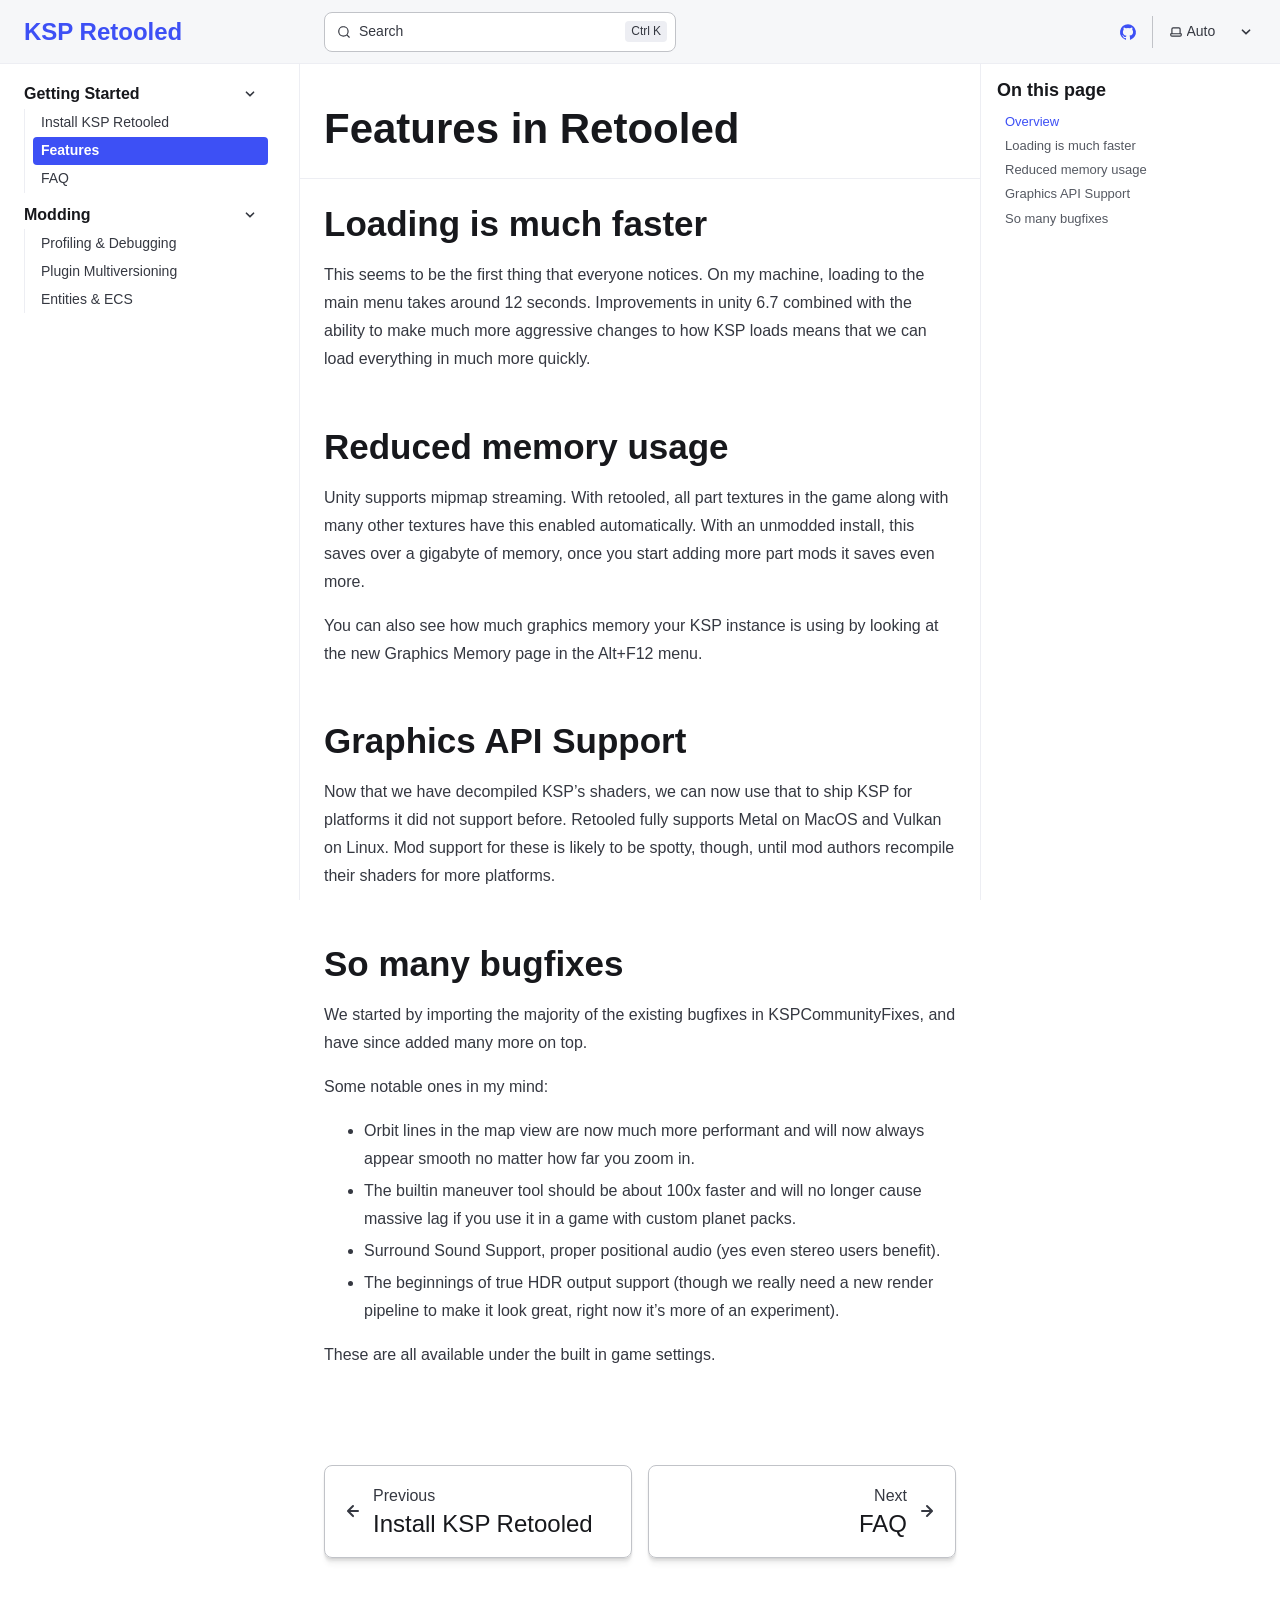
<file: features/index.html>
<!DOCTYPE html><html lang="en" dir="ltr" data-theme="dark" data-has-toc data-has-sidebar class="astro-llur3by3"><head><meta charset="utf-8"/><meta name="viewport" content="width=device-width, initial-scale=1"/><title>Features in Retooled | KSP Retooled</title><link rel="canonical" href="https://ksp1retooled.github.io/features/"/><link rel="sitemap" href="/sitemap-index.xml"/><link rel="shortcut icon" href="/favicon.svg" type="image/svg+xml"/><meta name="generator" content="Astro v7.4.5"/><meta name="generator" content="Starlight v0.42.8"/><meta property="og:title" content="Features in Retooled"/><meta property="og:type" content="article"/><meta property="og:url" content="https://ksp1retooled.github.io/features/"/><meta property="og:locale" content="en"/><meta property="og:site_name" content="KSP Retooled"/><meta name="twitter:card" content="summary_large_image"/><script>
	window.StarlightThemeProvider = (() => {
		const storedTheme =
			typeof localStorage !== 'undefined' && localStorage.getItem('starlight-theme');
		const theme =
			storedTheme ||
			(window.matchMedia('(prefers-color-scheme: light)').matches ? 'light' : 'dark');
		document.documentElement.dataset.theme = theme === 'light' ? 'light' : 'dark';
		return {
			updatePickers(theme = storedTheme || 'auto') {
				document.querySelectorAll('starlight-theme-select').forEach((picker) => {
					const select = picker.querySelector('select');
					if (select) select.value = theme;
					/** @type {HTMLTemplateElement | null} */
					const tmpl = document.querySelector(`#theme-icons`);
					const newIcon = tmpl && tmpl.content.querySelector('.' + theme);
					if (newIcon) {
						const oldIcon = picker.querySelector('svg.label-icon');
						if (oldIcon) {
							oldIcon.replaceChildren(...newIcon.cloneNode(true).childNodes);
						}
					}
				});
			},
		};
	})();
</script><template id="theme-icons"><svg aria-hidden="true" class="light astro-jecy6uo5" width="16" height="16" viewBox="0 0 24 24" fill="currentColor" style="--sl-icon-size: 1em;"><path d="M5 12a1 1 0 0 0-1-1H3a1 1 0 0 0 0 2h1a1 1 0 0 0 1-1Zm.64 5-.71.71a1 1 0 0 0 0 1.41 1 1 0 0 0 1.41 0l.71-.71A1 1 0 0 0 5.64 17ZM12 5a1 1 0 0 0 1-1V3a1 1 0 0 0-2 0v1a1 1 0 0 0 1 1Zm5.66 2.34a1 1 0 0 0 .7-.29l.71-.71a1 1 0 1 0-1.41-1.41l-.66.71a1 1 0 0 0 0 1.41 1 1 0 0 0 .66.29Zm-12-.29a1 1 0 0 0 1.41 0 1 1 0 0 0 0-1.41l-.71-.71a1.004 1.004 0 1 0-1.43 1.41l.73.71ZM21 11h-1a1 1 0 0 0 0 2h1a1 1 0 0 0 0-2Zm-2.64 6A1 1 0 0 0 17 18.36l.71.71a1 1 0 0 0 1.41 0 1 1 0 0 0 0-1.41l-.76-.66ZM12 6.5a5.5 5.5 0 1 0 5.5 5.5A5.51 5.51 0 0 0 12 6.5Zm0 9a3.5 3.5 0 1 1 0-7 3.5 3.5 0 0 1 0 7Zm0 3.5a1 1 0 0 0-1 1v1a1 1 0 0 0 2 0v-1a1 1 0 0 0-1-1Z"/></svg><svg aria-hidden="true" class="dark astro-jecy6uo5" width="16" height="16" viewBox="0 0 24 24" fill="currentColor" style="--sl-icon-size: 1em;"><path d="M21.64 13a1 1 0 0 0-1.05-.14 8.049 8.049 0 0 1-3.37.73 8.15 8.15 0 0 1-8.14-8.1 8.59 8.59 0 0 1 .25-2A1 1 0 0 0 8 2.36a10.14 10.14 0 1 0 14 11.69 1 1 0 0 0-.36-1.05Zm-9.5 6.69A8.14 8.14 0 0 1 7.08 5.22v.27a10.15 10.15 0 0 0 10.14 10.14 9.784 9.784 0 0 0 2.1-.22 8.11 8.11 0 0 1-7.18 4.32v-.04Z"/></svg><svg aria-hidden="true" class="auto astro-jecy6uo5" width="16" height="16" viewBox="0 0 24 24" fill="currentColor" style="--sl-icon-size: 1em;"><path d="M21 14h-1V7a3 3 0 0 0-3-3H7a3 3 0 0 0-3 3v7H3a1 1 0 0 0-1 1v2a3 3 0 0 0 3 3h14a3 3 0 0 0 3-3v-2a1 1 0 0 0-1-1ZM6 7a1 1 0 0 1 1-1h10a1 1 0 0 1 1 1v7H6V7Zm14 10a1 1 0 0 1-1 1H5a1 1 0 0 1-1-1v-1h16v1Z"/></svg></template><link rel="stylesheet" href="/_astro/print.ehPL0gv-.css" media="print"><link rel="stylesheet" href="/_astro/common.DA2EH9Uy.css"><style>@layer starlight.components{svg:where(.astro-jecy6uo5){color:var(--sl-icon-color);font-size:var(--sl-icon-size,1em);width:1em;height:1em;overflow:visible}}
</style><script type="module" src="/_astro/page.cNngjUgL.js"></script></head><body class="astro-llur3by3"><a class="sl-skip-link astro-vqb7rw2u" href="#_top">Skip to content</a><div class="page sl-flex astro-a2oh2grn"><header class="header astro-a2oh2grn"><div class="header astro-5xs73h7j"><div class="title-wrapper sl-flex astro-5xs73h7j"><a href="/" class="site-title sl-flex astro-uplevtik"><span class="astro-uplevtik" translate="no">KSP Retooled</span></a></div><div class="sl-flex print:hidden astro-5xs73h7j"><site-search class="astro-5xs73h7j astro-roku3qsy" data-translations="{&quot;placeholder&quot;:&quot;Search&quot;}"><button data-open-modal disabled aria-label="Search" aria-keyshortcuts="Control+K" class="astro-roku3qsy"><svg aria-hidden="true" class="astro-roku3qsy astro-jecy6uo5" width="16" height="16" viewBox="0 0 24 24" fill="currentColor" style="--sl-icon-size: 1em;"><path d="M21.71 20.29 18 16.61A9 9 0 1 0 16.61 18l3.68 3.68a.999.999 0 0 0 1.42 0 1 1 0 0 0 0-1.39ZM11 18a7 7 0 1 1 0-14 7 7 0 0 1 0 14Z"/></svg><span class="sl-hidden md:sl-block astro-roku3qsy" aria-hidden="true">Search</span><kbd class="sl-hidden md:sl-flex astro-roku3qsy" style="display: none;"><kbd class="astro-roku3qsy">Ctrl</kbd><kbd class="astro-roku3qsy">K</kbd></kbd></button><dialog style="padding:0" aria-label="Search" class="astro-roku3qsy"><div class="dialog-frame sl-flex astro-roku3qsy"><button data-close-modal class="sl-flex md:sl-hidden astro-roku3qsy">Cancel</button><div class="search-container astro-roku3qsy"><div id="starlight__search" class="astro-roku3qsy"></div></div></div></dialog></site-search><script>
	(() => {
		const openBtn = document.querySelector('button[data-open-modal]');
		const shortcut = openBtn?.querySelector('kbd');
		if (!openBtn || !(shortcut instanceof HTMLElement)) return;
		const platformKey = shortcut.querySelector('kbd');
		if (platformKey && /(Mac|iPhone|iPod|iPad)/i.test(navigator.platform)) {
			platformKey.textContent = '⌘';
			openBtn.setAttribute('aria-keyshortcuts', 'Meta+K');
		}
		shortcut.style.display = '';
	})();
</script><script type="module" src="/_astro/Search.astro_astro_type_script_index_0_lang.DVuyRw7Q.js"></script></div><div class="sl-hidden md:sl-flex print:hidden right-group astro-5xs73h7j"><div class="sl-flex social-icons astro-5xs73h7j"><a href="https://github.com/KSP1Retooled" rel="me" class="sl-flex astro-wkwzvdjb"><span class="sr-only astro-wkwzvdjb">GitHub</span><svg aria-hidden="true" class="astro-wkwzvdjb astro-jecy6uo5" width="16" height="16" viewBox="0 0 24 24" fill="currentColor" style="--sl-icon-size: 1em;"><path d="M12 .3a12 12 0 0 0-3.8 23.38c.6.12.83-.26.83-.57L9 21.07c-3.34.72-4.04-1.61-4.04-1.61-.55-1.39-1.34-1.76-1.34-1.76-1.08-.74.09-.73.09-.73 1.2.09 1.83 1.24 1.83 1.24 1.08 1.83 2.81 1.3 3.5 1 .1-.78.42-1.31.76-1.61-2.67-.3-5.47-1.33-5.47-5.93 0-1.31.47-2.38 1.24-3.22-.14-.3-.54-1.52.1-3.18 0 0 1-.32 3.3 1.23a11.5 11.5 0 0 1 6 0c2.28-1.55 3.29-1.23 3.29-1.23.64 1.66.24 2.88.12 3.18a4.65 4.65 0 0 1 1.23 3.22c0 4.61-2.8 5.63-5.48 5.92.42.36.81 1.1.81 2.22l-.01 3.29c0 .31.2.69.82.57A12 12 0 0 0 12 .3Z"/></svg></a></div><starlight-theme-select><label style="--sl-select-width: 6.25em" class="astro-mlothew6"><span class="sr-only astro-mlothew6">Select theme</span><svg aria-hidden="true" class="icon label-icon astro-mlothew6 astro-jecy6uo5" width="16" height="16" viewBox="0 0 24 24" fill="currentColor" style="--sl-icon-size: 1em;"><path d="M21 14h-1V7a3 3 0 0 0-3-3H7a3 3 0 0 0-3 3v7H3a1 1 0 0 0-1 1v2a3 3 0 0 0 3 3h14a3 3 0 0 0 3-3v-2a1 1 0 0 0-1-1ZM6 7a1 1 0 0 1 1-1h10a1 1 0 0 1 1 1v7H6V7Zm14 10a1 1 0 0 1-1 1H5a1 1 0 0 1-1-1v-1h16v1Z"/></svg><select autocomplete="off" class="astro-mlothew6"><option value="dark" class="astro-mlothew6">Dark</option><option value="light" class="astro-mlothew6">Light</option><option value="auto" selected class="astro-mlothew6">Auto</option></select><svg aria-hidden="true" class="icon caret astro-mlothew6 astro-jecy6uo5" width="16" height="16" viewBox="0 0 24 24" fill="currentColor" style="--sl-icon-size: 1em;"><path d="M17 9.17a1 1 0 0 0-1.41 0L12 12.71 8.46 9.17a1 1 0 1 0-1.41 1.42l4.24 4.24a1.002 1.002 0 0 0 1.42 0L17 10.59a1.002 1.002 0 0 0 0-1.42Z"/></svg></label></starlight-theme-select><script>
	StarlightThemeProvider.updatePickers();
</script><script type="module">var e=`starlight-theme`,t=e=>e===`auto`||e===`dark`||e===`light`?e:`auto`,n=()=>t(typeof localStorage<`u`&&localStorage.getItem(e));function r(t){typeof localStorage<`u`&&localStorage.setItem(e,t===`light`||t===`dark`?t:``)}var i=()=>matchMedia(`(prefers-color-scheme: light)`).matches?`light`:`dark`;function a(e){StarlightThemeProvider.updatePickers(e),document.documentElement.dataset.theme=e===`auto`?i():e,r(e)}matchMedia(`(prefers-color-scheme: light)`).addEventListener(`change`,()=>{n()===`auto`&&a(`auto`)});var o=class extends HTMLElement{constructor(){super(),a(n()),this.querySelector(`select`)?.addEventListener(`change`,e=>{e.currentTarget instanceof HTMLSelectElement&&a(t(e.currentTarget.value))})}};customElements.define(`starlight-theme-select`,o);</script><script type="module">var e=class extends HTMLElement{constructor(){super();let e=this.querySelector(`select`);e&&(e.addEventListener(`change`,e=>{e.currentTarget instanceof HTMLSelectElement&&(window.location.pathname=e.currentTarget.value)}),window.addEventListener(`pageshow`,t=>{if(!t.persisted)return;let n=e.querySelector(`option[selected]`)?.index;n!==e.selectedIndex&&(e.selectedIndex=n??0)}))}};customElements.define(`starlight-lang-select`,e);</script></div></div></header><nav class="sidebar print:hidden astro-a2oh2grn" aria-label="Main"><button popovertarget="starlight__sidebar" class="sl-menu-button sl-flex md:sl-hidden print:hidden astro-cfumv3mr"><svg aria-hidden="true" class="open-menu astro-cfumv3mr astro-jecy6uo5" width="16" height="16" viewBox="0 0 24 24" fill="currentColor" style="--sl-icon-size: 1em;"><path d="M3 8h18a1 1 0 1 0 0-2H3a1 1 0 0 0 0 2Zm18 8H3a1 1 0 0 0 0 2h18a1 1 0 0 0 0-2Zm0-5H3a1 1 0 0 0 0 2h18a1 1 0 0 0 0-2Z"/></svg><svg aria-hidden="true" class="close-menu astro-cfumv3mr astro-jecy6uo5" width="16" height="16" viewBox="0 0 24 24" fill="currentColor" style="--sl-icon-size: 1em;"><path d="m13.41 12 6.3-6.29a1.004 1.004 0 1 0-1.42-1.42L12 10.59l-6.29-6.3a1.004 1.004 0 0 0-1.42 1.42l6.3 6.29-6.3 6.29a1 1 0 0 0 0 1.42.998.998 0 0 0 1.42 0l6.29-6.3 6.29 6.3a.999.999 0 0 0 1.42 0 1 1 0 0 0 0-1.42L13.41 12Z"/></svg><span class="sr-only astro-cfumv3mr">Menu</span></button><script type="module">var e=class extends HTMLElement{constructor(){super();let e=matchMedia(`(min-width: 50em)`),t=()=>{this.popover=e.matches?null:`auto`};t(),e.addEventListener(`change`,()=>t()),this.addEventListener(`toggle`,({newState:e})=>this.trapFocus(e===`open`))}trapFocus(e){document.querySelectorAll(`.main-frame, .sl-skip-link`).forEach(t=>{t.toggleAttribute(`inert`,e)})}};customElements.define(`sl-sidebar-pane`,e);</script><sl-sidebar-pane popover id="starlight__sidebar" class="sidebar-pane astro-a2oh2grn"><div class="sidebar-content sl-flex astro-a2oh2grn"><sl-sidebar-state-persist data-hash="1yf5z42" class="astro-kxdr3ozl"><script aria-hidden="true">
		(() => {
			try {
				if (!matchMedia('(min-width: 50em)').matches) return;
				/** @type {HTMLElement | null} */
				const target = document.querySelector('sl-sidebar-state-persist');
				const state = JSON.parse(sessionStorage.getItem('sl-sidebar-state') || '0');
				if (!target || !state || target.dataset.hash !== state.hash) return;
				window._starlightScrollRestore = state.scroll;
				customElements.define(
					'sl-sidebar-restore',
					class SidebarRestore extends HTMLElement {
						connectedCallback() {
							try {
								const idx = parseInt(this.dataset.index || '');
								const details = this.closest('details');
								if (details && typeof state.open[idx] === 'boolean') details.open = state.open[idx];
							} catch {}
						}
					}
				);
			} catch {}
		})();
	</script><ul class="top-level astro-ayl66z6a"><li class="astro-ayl66z6a"><details open class="astro-ayl66z6a"><summary class="astro-ayl66z6a"><span class="group-label astro-ayl66z6a"><span class="large astro-ayl66z6a">Getting Started</span></span><svg aria-hidden="true" class="caret astro-ayl66z6a astro-jecy6uo5" width="16" height="16" viewBox="0 0 24 24" fill="currentColor" style="--sl-icon-size: 1.25rem;"><path d="m14.83 11.29-4.24-4.24a1 1 0 1 0-1.42 1.41L12.71 12l-3.54 3.54a1 1 0 0 0 0 1.41 1 1 0 0 0 .71.29 1 1 0 0 0 .71-.29l4.24-4.24a1.002 1.002 0 0 0 0-1.42Z"/></svg></summary><sl-sidebar-restore data-index="0"></sl-sidebar-restore><ul class="astro-ayl66z6a"><li class="astro-ayl66z6a"><a href="/install/" class="astro-ayl66z6a"><span class="astro-ayl66z6a">Install KSP Retooled</span></a></li><li class="astro-ayl66z6a"><a href="/features/" aria-current="page" class="astro-ayl66z6a"><span class="astro-ayl66z6a">Features</span></a></li><li class="astro-ayl66z6a"><a href="/faq/" class="astro-ayl66z6a"><span class="astro-ayl66z6a">FAQ</span></a></li></ul></details></li><li class="astro-ayl66z6a"><details open class="astro-ayl66z6a"><summary class="astro-ayl66z6a"><span class="group-label astro-ayl66z6a"><span class="large astro-ayl66z6a">Modding</span></span><svg aria-hidden="true" class="caret astro-ayl66z6a astro-jecy6uo5" width="16" height="16" viewBox="0 0 24 24" fill="currentColor" style="--sl-icon-size: 1.25rem;"><path d="m14.83 11.29-4.24-4.24a1 1 0 1 0-1.42 1.41L12.71 12l-3.54 3.54a1 1 0 0 0 0 1.41 1 1 0 0 0 .71.29 1 1 0 0 0 .71-.29l4.24-4.24a1.002 1.002 0 0 0 0-1.42Z"/></svg></summary><sl-sidebar-restore data-index="1"></sl-sidebar-restore><ul class="astro-ayl66z6a"><li class="astro-ayl66z6a"><a href="/modding/profiling-and-debugging/" class="astro-ayl66z6a"><span class="astro-ayl66z6a">Profiling &amp; Debugging</span></a></li><li class="astro-ayl66z6a"><a href="/modding/plugin-multiversioning/" class="astro-ayl66z6a"><span class="astro-ayl66z6a">Plugin Multiversioning</span></a></li><li class="astro-ayl66z6a"><a href="/modding/using-ecs-in-mods/" class="astro-ayl66z6a"><span class="astro-ayl66z6a">Entities &amp; ECS</span></a></li></ul></details></li></ul><script aria-hidden="true">
		(() => {
			const scroller = document.getElementById('starlight__sidebar');
			if (!window._starlightScrollRestore || !scroller) return;
			scroller.scrollTop = window._starlightScrollRestore;
			delete window._starlightScrollRestore;
		})();
	</script></sl-sidebar-state-persist><div class="md:sl-hidden"><div class="mobile-preferences sl-flex astro-qibu6gnn"><div class="social-icons astro-qibu6gnn"><a href="https://github.com/KSP1Retooled" rel="me" class="sl-flex astro-wkwzvdjb"><span class="sr-only astro-wkwzvdjb">GitHub</span><svg aria-hidden="true" class="astro-wkwzvdjb astro-jecy6uo5" width="16" height="16" viewBox="0 0 24 24" fill="currentColor" style="--sl-icon-size: 1em;"><path d="M12 .3a12 12 0 0 0-3.8 23.38c.6.12.83-.26.83-.57L9 21.07c-3.34.72-4.04-1.61-4.04-1.61-.55-1.39-1.34-1.76-1.34-1.76-1.08-.74.09-.73.09-.73 1.2.09 1.83 1.24 1.83 1.24 1.08 1.83 2.81 1.3 3.5 1 .1-.78.42-1.31.76-1.61-2.67-.3-5.47-1.33-5.47-5.93 0-1.31.47-2.38 1.24-3.22-.14-.3-.54-1.52.1-3.18 0 0 1-.32 3.3 1.23a11.5 11.5 0 0 1 6 0c2.28-1.55 3.29-1.23 3.29-1.23.64 1.66.24 2.88.12 3.18a4.65 4.65 0 0 1 1.23 3.22c0 4.61-2.8 5.63-5.48 5.92.42.36.81 1.1.81 2.22l-.01 3.29c0 .31.2.69.82.57A12 12 0 0 0 12 .3Z"/></svg></a></div><starlight-theme-select><label style="--sl-select-width: 6.25em" class="astro-mlothew6"><span class="sr-only astro-mlothew6">Select theme</span><svg aria-hidden="true" class="icon label-icon astro-mlothew6 astro-jecy6uo5" width="16" height="16" viewBox="0 0 24 24" fill="currentColor" style="--sl-icon-size: 1em;"><path d="M21 14h-1V7a3 3 0 0 0-3-3H7a3 3 0 0 0-3 3v7H3a1 1 0 0 0-1 1v2a3 3 0 0 0 3 3h14a3 3 0 0 0 3-3v-2a1 1 0 0 0-1-1ZM6 7a1 1 0 0 1 1-1h10a1 1 0 0 1 1 1v7H6V7Zm14 10a1 1 0 0 1-1 1H5a1 1 0 0 1-1-1v-1h16v1Z"/></svg><select autocomplete="off" class="astro-mlothew6"><option value="dark" class="astro-mlothew6">Dark</option><option value="light" class="astro-mlothew6">Light</option><option value="auto" selected class="astro-mlothew6">Auto</option></select><svg aria-hidden="true" class="icon caret astro-mlothew6 astro-jecy6uo5" width="16" height="16" viewBox="0 0 24 24" fill="currentColor" style="--sl-icon-size: 1em;"><path d="M17 9.17a1 1 0 0 0-1.41 0L12 12.71 8.46 9.17a1 1 0 1 0-1.41 1.42l4.24 4.24a1.002 1.002 0 0 0 1.42 0L17 10.59a1.002 1.002 0 0 0 0-1.42Z"/></svg></label></starlight-theme-select><script>
	StarlightThemeProvider.updatePickers();
</script></div></div></div></sl-sidebar-pane></nav><div class="main-frame astro-a2oh2grn"><script type="module">var e=document.getElementById(`starlight__sidebar`),t=e?.querySelector(`sl-sidebar-state-persist`),n=`sl-sidebar-state`,r=()=>{let r=[],i=t?.dataset.hash||``;try{let e=sessionStorage.getItem(n),t=JSON.parse(e||`{}`);Array.isArray(t.open)&&t.hash===i&&(r=t.open)}catch{}return{hash:i,open:r,scroll:e?.scrollTop||0}},i=e=>{try{sessionStorage.setItem(n,JSON.stringify(e))}catch{}},a=()=>i(r()),o=(e,t)=>{let n=r();n.open[t]=e,i(n)};t?.addEventListener(`click`,e=>{if(!(e.target instanceof Element))return;let t=e.target.closest(`summary`)?.closest(`details`);if(!t)return;let n=t.querySelector(`sl-sidebar-restore`),r=parseInt(n?.dataset.index||``);isNaN(r)||o(!t.open,r)}),addEventListener(`visibilitychange`,()=>{document.visibilityState===`hidden`&&a()});</script><div class="lg:sl-flex astro-76to6mrb"><aside class="right-sidebar-container print:hidden astro-76to6mrb"><div class="right-sidebar astro-76to6mrb"><div class="lg:sl-hidden astro-sgeegkuo"><mobile-starlight-toc data-min-h="2" data-max-h="3" class="astro-oa5yilbk"><nav aria-labelledby="starlight__on-this-page--mobile" class="astro-oa5yilbk"><details id="starlight__mobile-toc" class="astro-oa5yilbk"><summary id="starlight__on-this-page--mobile" class="sl-flex astro-oa5yilbk"><span class="toggle sl-flex astro-oa5yilbk">On this page<svg aria-hidden="true" class="caret astro-oa5yilbk astro-jecy6uo5" width="16" height="16" viewBox="0 0 24 24" fill="currentColor" style="--sl-icon-size: 1rem;"><path d="m14.83 11.29-4.24-4.24a1 1 0 1 0-1.42 1.41L12.71 12l-3.54 3.54a1 1 0 0 0 0 1.41 1 1 0 0 0 .71.29 1 1 0 0 0 .71-.29l4.24-4.24a1.002 1.002 0 0 0 0-1.42Z"/></svg></span><span class="display-current astro-oa5yilbk"></span></summary><div class="dropdown astro-oa5yilbk"><ul class="isMobile astro-wjrcbrtw" style="--depth: 0;"><li style="--depth: 0;" class="astro-wjrcbrtw"><a href="#_top" style="--depth: 0;" class="astro-wjrcbrtw"><span style="--depth: 0;" class="astro-wjrcbrtw">Overview</span></a></li><li style="--depth: 0;" class="astro-wjrcbrtw"><a href="#loading-is-much-faster" style="--depth: 0;" class="astro-wjrcbrtw"><span style="--depth: 0;" class="astro-wjrcbrtw">Loading is much faster</span></a></li><li style="--depth: 0;" class="astro-wjrcbrtw"><a href="#reduced-memory-usage" style="--depth: 0;" class="astro-wjrcbrtw"><span style="--depth: 0;" class="astro-wjrcbrtw">Reduced memory usage</span></a></li><li style="--depth: 0;" class="astro-wjrcbrtw"><a href="#graphics-api-support" style="--depth: 0;" class="astro-wjrcbrtw"><span style="--depth: 0;" class="astro-wjrcbrtw">Graphics API Support</span></a></li><li style="--depth: 0;" class="astro-wjrcbrtw"><a href="#so-many-bugfixes" style="--depth: 0;" class="astro-wjrcbrtw"><span style="--depth: 0;" class="astro-wjrcbrtw">So many bugfixes</span></a></li></ul></div></details></nav></mobile-starlight-toc><script type="module" src="/_astro/MobileTableOfContents.astro_astro_type_script_index_0_lang.C3fM4Kra.js"></script></div><div class="right-sidebar-panel sl-hidden lg:sl-block astro-sgeegkuo"><div class="sl-container astro-sgeegkuo"><starlight-toc data-min-h="2" data-max-h="3"><nav aria-labelledby="starlight__on-this-page"><h2 id="starlight__on-this-page">On this page</h2><ul class="astro-wjrcbrtw" style="--depth: 0;"><li style="--depth: 0;" class="astro-wjrcbrtw"><a href="#_top" style="--depth: 0;" class="astro-wjrcbrtw"><span style="--depth: 0;" class="astro-wjrcbrtw">Overview</span></a></li><li style="--depth: 0;" class="astro-wjrcbrtw"><a href="#loading-is-much-faster" style="--depth: 0;" class="astro-wjrcbrtw"><span style="--depth: 0;" class="astro-wjrcbrtw">Loading is much faster</span></a></li><li style="--depth: 0;" class="astro-wjrcbrtw"><a href="#reduced-memory-usage" style="--depth: 0;" class="astro-wjrcbrtw"><span style="--depth: 0;" class="astro-wjrcbrtw">Reduced memory usage</span></a></li><li style="--depth: 0;" class="astro-wjrcbrtw"><a href="#graphics-api-support" style="--depth: 0;" class="astro-wjrcbrtw"><span style="--depth: 0;" class="astro-wjrcbrtw">Graphics API Support</span></a></li><li style="--depth: 0;" class="astro-wjrcbrtw"><a href="#so-many-bugfixes" style="--depth: 0;" class="astro-wjrcbrtw"><span style="--depth: 0;" class="astro-wjrcbrtw">So many bugfixes</span></a></li></ul></nav></starlight-toc><script type="module" src="/_astro/TableOfContents.astro_astro_type_script_index_0_lang.BpJaGz7G.js"></script></div></div></div></aside><div class="main-pane astro-76to6mrb"><main data-pagefind-body class="astro-llur3by3" lang="en" dir="ltr"><div class="content-panel astro-zcw5euxo"><div class="sl-container astro-zcw5euxo"><h1 id="_top" class="astro-oztgtmio">Features in Retooled</h1></div></div><div class="content-panel astro-zcw5euxo"><div class="sl-container astro-zcw5euxo"><div class="sl-markdown-content"><div class="sl-heading-wrapper level-h2"><h2 id="loading-is-much-faster">Loading is much faster</h2><a class="sl-anchor-link" href="#loading-is-much-faster"><span aria-hidden="true" class="sl-anchor-icon"><svg width="16" height="16" viewBox="0 0 24 24" fill="currentColor"><path d="m12.11 15.39-3.88 3.88a2.52 2.52 0 0 1-3.5 0 2.47 2.47 0 0 1 0-3.5l3.88-3.88a1 1 0 1 0-1.42-1.42l-3.88 3.89a4.48 4.48 0 0 0 6.33 6.33l3.89-3.88a1 1 0 0 0-1.42-1.42m8.58-12.08a4.49 4.49 0 0 0-6.33 0l-3.89 3.88a1 1 0 1 0 1.42 1.42l3.88-3.88a2.52 2.52 0 0 1 3.5 0 2.47 2.47 0 0 1 0 3.5l-3.88 3.88a1 1 0 0 0 0 1.42 1 1 0 0 0 1.42 0l3.88-3.89a4.49 4.49 0 0 0 0-6.33M8.83 15.17a1 1 0 0 0 .71.29 1 1 0 0 0 .71-.29l4.92-4.92a1 1 0 1 0-1.42-1.42l-4.92 4.92a1 1 0 0 0 0 1.42"></path></svg></span><span class="sr-only" data-pagefind-ignore>Section titled “Loading is much faster”</span></a></div>
<p>This seems to be the first thing that everyone notices. On my machine, loading
to the main menu takes around 12 seconds. Improvements in unity 6.7 combined
with the ability to make much more aggressive changes to how KSP loads means
that we can load everything in much more quickly.</p>
<div class="sl-heading-wrapper level-h2"><h2 id="reduced-memory-usage">Reduced memory usage</h2><a class="sl-anchor-link" href="#reduced-memory-usage"><span aria-hidden="true" class="sl-anchor-icon"><svg width="16" height="16" viewBox="0 0 24 24" fill="currentColor"><path d="m12.11 15.39-3.88 3.88a2.52 2.52 0 0 1-3.5 0 2.47 2.47 0 0 1 0-3.5l3.88-3.88a1 1 0 1 0-1.42-1.42l-3.88 3.89a4.48 4.48 0 0 0 6.33 6.33l3.89-3.88a1 1 0 0 0-1.42-1.42m8.58-12.08a4.49 4.49 0 0 0-6.33 0l-3.89 3.88a1 1 0 1 0 1.42 1.42l3.88-3.88a2.52 2.52 0 0 1 3.5 0 2.47 2.47 0 0 1 0 3.5l-3.88 3.88a1 1 0 0 0 0 1.42 1 1 0 0 0 1.42 0l3.88-3.89a4.49 4.49 0 0 0 0-6.33M8.83 15.17a1 1 0 0 0 .71.29 1 1 0 0 0 .71-.29l4.92-4.92a1 1 0 1 0-1.42-1.42l-4.92 4.92a1 1 0 0 0 0 1.42"></path></svg></span><span class="sr-only" data-pagefind-ignore>Section titled “Reduced memory usage”</span></a></div>
<p>Unity supports mipmap streaming. With retooled, all part textures in the game
along with many other textures have this enabled automatically. With an
unmodded install, this saves over a gigabyte of memory, once you start adding
more part mods it saves even more.</p>
<p>You can also see how much graphics memory your KSP instance is using by looking
at the new Graphics Memory page in the Alt+F12 menu.</p>
<div class="sl-heading-wrapper level-h2"><h2 id="graphics-api-support">Graphics API Support</h2><a class="sl-anchor-link" href="#graphics-api-support"><span aria-hidden="true" class="sl-anchor-icon"><svg width="16" height="16" viewBox="0 0 24 24" fill="currentColor"><path d="m12.11 15.39-3.88 3.88a2.52 2.52 0 0 1-3.5 0 2.47 2.47 0 0 1 0-3.5l3.88-3.88a1 1 0 1 0-1.42-1.42l-3.88 3.89a4.48 4.48 0 0 0 6.33 6.33l3.89-3.88a1 1 0 0 0-1.42-1.42m8.58-12.08a4.49 4.49 0 0 0-6.33 0l-3.89 3.88a1 1 0 1 0 1.42 1.42l3.88-3.88a2.52 2.52 0 0 1 3.5 0 2.47 2.47 0 0 1 0 3.5l-3.88 3.88a1 1 0 0 0 0 1.42 1 1 0 0 0 1.42 0l3.88-3.89a4.49 4.49 0 0 0 0-6.33M8.83 15.17a1 1 0 0 0 .71.29 1 1 0 0 0 .71-.29l4.92-4.92a1 1 0 1 0-1.42-1.42l-4.92 4.92a1 1 0 0 0 0 1.42"></path></svg></span><span class="sr-only" data-pagefind-ignore>Section titled “Graphics API Support”</span></a></div>
<p>Now that we have decompiled KSP’s shaders, we can now use that to ship KSP for
platforms it did not support before. Retooled fully supports Metal on MacOS and
Vulkan on Linux. Mod support for these is likely to be spotty, though, until
mod authors recompile their shaders for more platforms.</p>
<div class="sl-heading-wrapper level-h2"><h2 id="so-many-bugfixes">So many bugfixes</h2><a class="sl-anchor-link" href="#so-many-bugfixes"><span aria-hidden="true" class="sl-anchor-icon"><svg width="16" height="16" viewBox="0 0 24 24" fill="currentColor"><path d="m12.11 15.39-3.88 3.88a2.52 2.52 0 0 1-3.5 0 2.47 2.47 0 0 1 0-3.5l3.88-3.88a1 1 0 1 0-1.42-1.42l-3.88 3.89a4.48 4.48 0 0 0 6.33 6.33l3.89-3.88a1 1 0 0 0-1.42-1.42m8.58-12.08a4.49 4.49 0 0 0-6.33 0l-3.89 3.88a1 1 0 1 0 1.42 1.42l3.88-3.88a2.52 2.52 0 0 1 3.5 0 2.47 2.47 0 0 1 0 3.5l-3.88 3.88a1 1 0 0 0 0 1.42 1 1 0 0 0 1.42 0l3.88-3.89a4.49 4.49 0 0 0 0-6.33M8.83 15.17a1 1 0 0 0 .71.29 1 1 0 0 0 .71-.29l4.92-4.92a1 1 0 1 0-1.42-1.42l-4.92 4.92a1 1 0 0 0 0 1.42"></path></svg></span><span class="sr-only" data-pagefind-ignore>Section titled “So many bugfixes”</span></a></div>
<p>We started by importing the majority of the existing bugfixes in
KSPCommunityFixes, and have since added many more on top.</p>
<p>Some notable ones in my mind:</p>
<ul>
<li>Orbit lines in the map view are now much more performant and will now always
appear smooth no matter how far you zoom in.</li>
<li>The builtin maneuver tool should be about 100x faster and will no longer cause
massive lag if you use it in a game with custom planet packs.</li>
<li>Surround Sound Support, proper positional audio (yes even stereo users benefit).</li>
<li>The beginnings of true HDR output support (though we really need a new render
pipeline to make it look great, right now it’s more of an experiment).</li>
</ul>
<p>These are all available under the built in game settings.</p></div><footer class="sl-flex astro-2vrbd66l"><div class="meta sl-flex astro-2vrbd66l"></div><div class="pagination-links print:hidden astro-u7d37uqv" dir="ltr"><a href="/install/" rel="prev" class="astro-u7d37uqv"><svg aria-hidden="true" class="astro-u7d37uqv astro-jecy6uo5" width="16" height="16" viewBox="0 0 24 24" fill="currentColor" style="--sl-icon-size: 1.5rem;"><path d="M17 11H9.41l3.3-3.29a1.004 1.004 0 1 0-1.42-1.42l-5 5a1 1 0 0 0-.21.33 1 1 0 0 0 0 .76 1 1 0 0 0 .21.33l5 5a1.002 1.002 0 0 0 1.639-.325 1 1 0 0 0-.219-1.095L9.41 13H17a1 1 0 0 0 0-2Z"/></svg><span class="astro-u7d37uqv">Previous<br class="astro-u7d37uqv"><span class="link-title astro-u7d37uqv">Install KSP Retooled</span></span></a><a href="/faq/" rel="next" class="astro-u7d37uqv"><svg aria-hidden="true" class="astro-u7d37uqv astro-jecy6uo5" width="16" height="16" viewBox="0 0 24 24" fill="currentColor" style="--sl-icon-size: 1.5rem;"><path d="M17.92 11.62a1.001 1.001 0 0 0-.21-.33l-5-5a1.003 1.003 0 1 0-1.42 1.42l3.3 3.29H7a1 1 0 0 0 0 2h7.59l-3.3 3.29a1.002 1.002 0 0 0 .325 1.639 1 1 0 0 0 1.095-.219l5-5a1 1 0 0 0 .21-.33 1 1 0 0 0 0-.76Z"/></svg><span class="astro-u7d37uqv">Next<br class="astro-u7d37uqv"><span class="link-title astro-u7d37uqv">FAQ</span></span></a></div></footer></div></div></main></div></div></div></div></body></html>
</file>
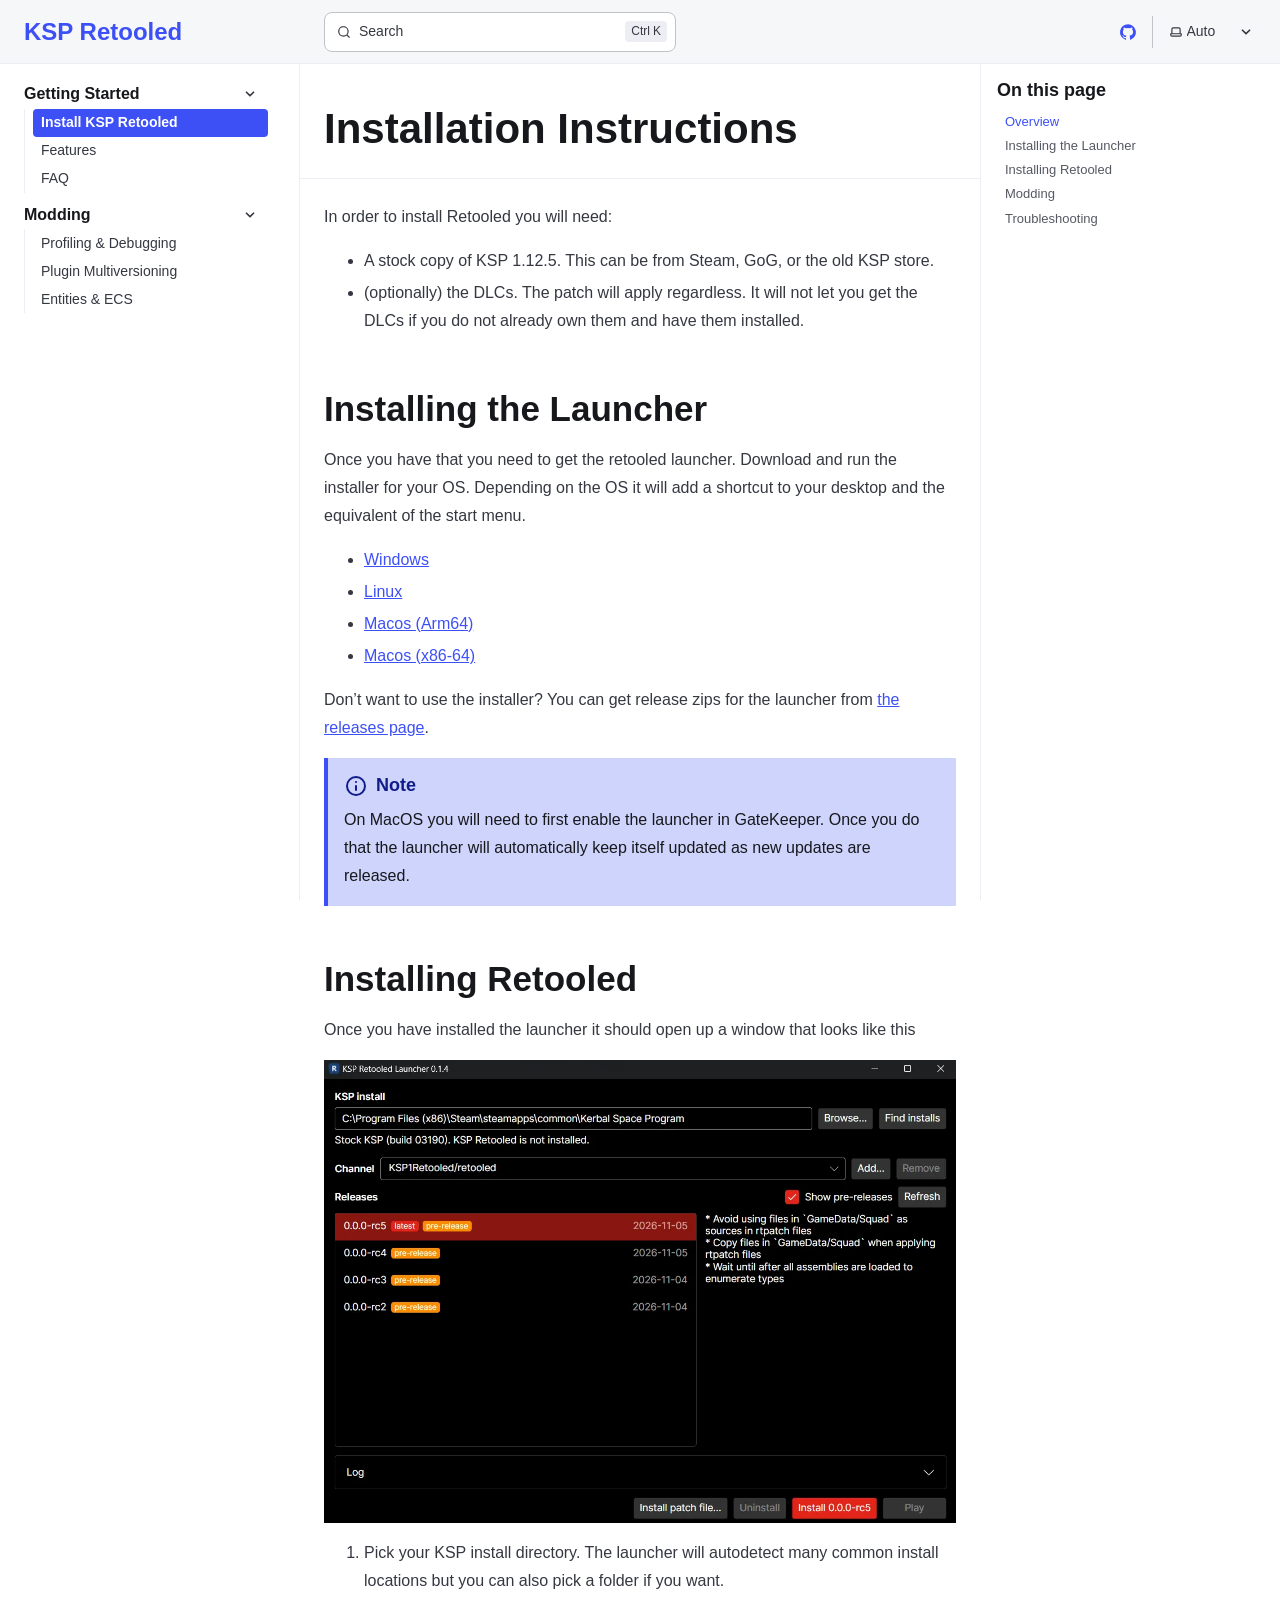
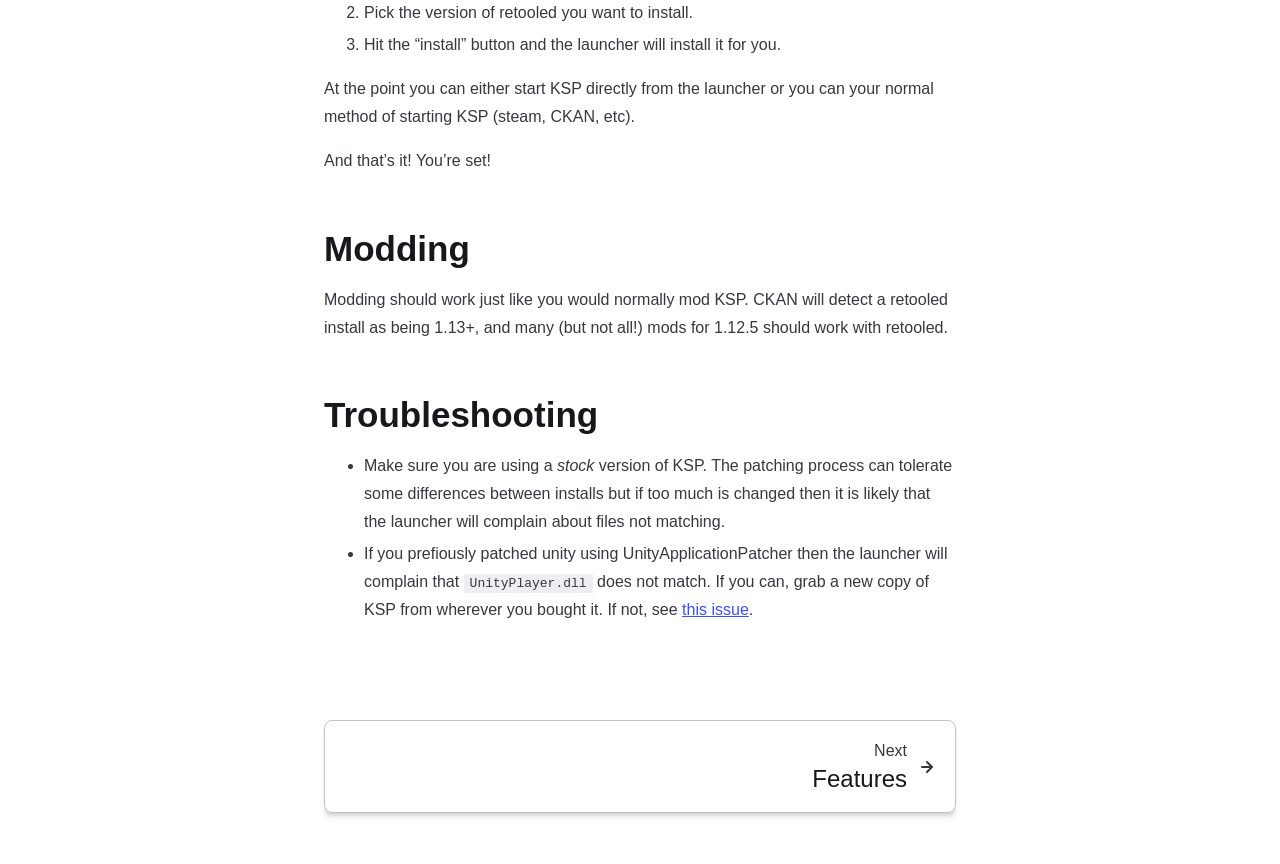
<file: install/index.html>
<!DOCTYPE html><html lang="en" dir="ltr" data-theme="dark" data-has-toc data-has-sidebar class="astro-llur3by3"><head><meta charset="utf-8"/><meta name="viewport" content="width=device-width, initial-scale=1"/><title>Installation Instructions | KSP Retooled</title><link rel="canonical" href="https://ksp1retooled.github.io/install/"/><link rel="sitemap" href="/sitemap-index.xml"/><link rel="shortcut icon" href="/favicon.svg" type="image/svg+xml"/><meta name="generator" content="Astro v7.4.5"/><meta name="generator" content="Starlight v0.42.8"/><meta property="og:title" content="Installation Instructions"/><meta property="og:type" content="article"/><meta property="og:url" content="https://ksp1retooled.github.io/install/"/><meta property="og:locale" content="en"/><meta property="og:description" content="How to install KSP Retooled"/><meta property="og:site_name" content="KSP Retooled"/><meta name="twitter:card" content="summary_large_image"/><meta name="description" content="How to install KSP Retooled"/><script>
	window.StarlightThemeProvider = (() => {
		const storedTheme =
			typeof localStorage !== 'undefined' && localStorage.getItem('starlight-theme');
		const theme =
			storedTheme ||
			(window.matchMedia('(prefers-color-scheme: light)').matches ? 'light' : 'dark');
		document.documentElement.dataset.theme = theme === 'light' ? 'light' : 'dark';
		return {
			updatePickers(theme = storedTheme || 'auto') {
				document.querySelectorAll('starlight-theme-select').forEach((picker) => {
					const select = picker.querySelector('select');
					if (select) select.value = theme;
					/** @type {HTMLTemplateElement | null} */
					const tmpl = document.querySelector(`#theme-icons`);
					const newIcon = tmpl && tmpl.content.querySelector('.' + theme);
					if (newIcon) {
						const oldIcon = picker.querySelector('svg.label-icon');
						if (oldIcon) {
							oldIcon.replaceChildren(...newIcon.cloneNode(true).childNodes);
						}
					}
				});
			},
		};
	})();
</script><template id="theme-icons"><svg aria-hidden="true" class="light astro-jecy6uo5" width="16" height="16" viewBox="0 0 24 24" fill="currentColor" style="--sl-icon-size: 1em;"><path d="M5 12a1 1 0 0 0-1-1H3a1 1 0 0 0 0 2h1a1 1 0 0 0 1-1Zm.64 5-.71.71a1 1 0 0 0 0 1.41 1 1 0 0 0 1.41 0l.71-.71A1 1 0 0 0 5.64 17ZM12 5a1 1 0 0 0 1-1V3a1 1 0 0 0-2 0v1a1 1 0 0 0 1 1Zm5.66 2.34a1 1 0 0 0 .7-.29l.71-.71a1 1 0 1 0-1.41-1.41l-.66.71a1 1 0 0 0 0 1.41 1 1 0 0 0 .66.29Zm-12-.29a1 1 0 0 0 1.41 0 1 1 0 0 0 0-1.41l-.71-.71a1.004 1.004 0 1 0-1.43 1.41l.73.71ZM21 11h-1a1 1 0 0 0 0 2h1a1 1 0 0 0 0-2Zm-2.64 6A1 1 0 0 0 17 18.36l.71.71a1 1 0 0 0 1.41 0 1 1 0 0 0 0-1.41l-.76-.66ZM12 6.5a5.5 5.5 0 1 0 5.5 5.5A5.51 5.51 0 0 0 12 6.5Zm0 9a3.5 3.5 0 1 1 0-7 3.5 3.5 0 0 1 0 7Zm0 3.5a1 1 0 0 0-1 1v1a1 1 0 0 0 2 0v-1a1 1 0 0 0-1-1Z"/></svg><svg aria-hidden="true" class="dark astro-jecy6uo5" width="16" height="16" viewBox="0 0 24 24" fill="currentColor" style="--sl-icon-size: 1em;"><path d="M21.64 13a1 1 0 0 0-1.05-.14 8.049 8.049 0 0 1-3.37.73 8.15 8.15 0 0 1-8.14-8.1 8.59 8.59 0 0 1 .25-2A1 1 0 0 0 8 2.36a10.14 10.14 0 1 0 14 11.69 1 1 0 0 0-.36-1.05Zm-9.5 6.69A8.14 8.14 0 0 1 7.08 5.22v.27a10.15 10.15 0 0 0 10.14 10.14 9.784 9.784 0 0 0 2.1-.22 8.11 8.11 0 0 1-7.18 4.32v-.04Z"/></svg><svg aria-hidden="true" class="auto astro-jecy6uo5" width="16" height="16" viewBox="0 0 24 24" fill="currentColor" style="--sl-icon-size: 1em;"><path d="M21 14h-1V7a3 3 0 0 0-3-3H7a3 3 0 0 0-3 3v7H3a1 1 0 0 0-1 1v2a3 3 0 0 0 3 3h14a3 3 0 0 0 3-3v-2a1 1 0 0 0-1-1ZM6 7a1 1 0 0 1 1-1h10a1 1 0 0 1 1 1v7H6V7Zm14 10a1 1 0 0 1-1 1H5a1 1 0 0 1-1-1v-1h16v1Z"/></svg></template><link rel="stylesheet" href="/_astro/print.ehPL0gv-.css" media="print"><link rel="stylesheet" href="/_astro/common.DA2EH9Uy.css"><style>@layer starlight.components{svg:where(.astro-jecy6uo5){color:var(--sl-icon-color);font-size:var(--sl-icon-size,1em);width:1em;height:1em;overflow:visible}}
</style><script type="module" src="/_astro/page.cNngjUgL.js"></script><style>@layer starlight.components{.sl-link-card:where(.astro-n36mnojw){border:1px solid var(--sl-color-gray-5);box-shadow:var(--sl-shadow-sm);border-radius:.5rem;grid-template-columns:1fr auto;gap:.5rem;padding:1rem;display:grid;position:relative}a:where(.astro-n36mnojw){line-height:var(--sl-line-height-headings);text-decoration:none}a:where(.astro-n36mnojw):before{content:"";position:absolute;inset:0}.stack:where(.astro-n36mnojw){flex-direction:column;gap:.5rem}.title:where(.astro-n36mnojw){color:var(--sl-color-white);font-weight:600;font-size:var(--sl-text-lg)}.description:where(.astro-n36mnojw){color:var(--sl-color-gray-3);line-height:1.5}.icon:where(.astro-n36mnojw){color:var(--sl-color-gray-3)}.sl-link-card:where(.astro-n36mnojw):hover{background:var(--sl-color-gray-7,var(--sl-color-gray-6));border-color:var(--sl-color-gray-2)}.sl-link-card:where(.astro-n36mnojw):hover .icon:where(.astro-n36mnojw){color:var(--sl-color-white)}}
</style></head><body class="astro-llur3by3"><a class="sl-skip-link astro-vqb7rw2u" href="#_top">Skip to content</a><div class="page sl-flex astro-a2oh2grn"><header class="header astro-a2oh2grn"><div class="header astro-5xs73h7j"><div class="title-wrapper sl-flex astro-5xs73h7j"><a href="/" class="site-title sl-flex astro-uplevtik"><span class="astro-uplevtik" translate="no">KSP Retooled</span></a></div><div class="sl-flex print:hidden astro-5xs73h7j"><site-search class="astro-5xs73h7j astro-roku3qsy" data-translations="{&quot;placeholder&quot;:&quot;Search&quot;}"><button data-open-modal disabled aria-label="Search" aria-keyshortcuts="Control+K" class="astro-roku3qsy"><svg aria-hidden="true" class="astro-roku3qsy astro-jecy6uo5" width="16" height="16" viewBox="0 0 24 24" fill="currentColor" style="--sl-icon-size: 1em;"><path d="M21.71 20.29 18 16.61A9 9 0 1 0 16.61 18l3.68 3.68a.999.999 0 0 0 1.42 0 1 1 0 0 0 0-1.39ZM11 18a7 7 0 1 1 0-14 7 7 0 0 1 0 14Z"/></svg><span class="sl-hidden md:sl-block astro-roku3qsy" aria-hidden="true">Search</span><kbd class="sl-hidden md:sl-flex astro-roku3qsy" style="display: none;"><kbd class="astro-roku3qsy">Ctrl</kbd><kbd class="astro-roku3qsy">K</kbd></kbd></button><dialog style="padding:0" aria-label="Search" class="astro-roku3qsy"><div class="dialog-frame sl-flex astro-roku3qsy"><button data-close-modal class="sl-flex md:sl-hidden astro-roku3qsy">Cancel</button><div class="search-container astro-roku3qsy"><div id="starlight__search" class="astro-roku3qsy"></div></div></div></dialog></site-search><script>
	(() => {
		const openBtn = document.querySelector('button[data-open-modal]');
		const shortcut = openBtn?.querySelector('kbd');
		if (!openBtn || !(shortcut instanceof HTMLElement)) return;
		const platformKey = shortcut.querySelector('kbd');
		if (platformKey && /(Mac|iPhone|iPod|iPad)/i.test(navigator.platform)) {
			platformKey.textContent = '⌘';
			openBtn.setAttribute('aria-keyshortcuts', 'Meta+K');
		}
		shortcut.style.display = '';
	})();
</script><script type="module" src="/_astro/Search.astro_astro_type_script_index_0_lang.DVuyRw7Q.js"></script></div><div class="sl-hidden md:sl-flex print:hidden right-group astro-5xs73h7j"><div class="sl-flex social-icons astro-5xs73h7j"><a href="https://github.com/KSP1Retooled" rel="me" class="sl-flex astro-wkwzvdjb"><span class="sr-only astro-wkwzvdjb">GitHub</span><svg aria-hidden="true" class="astro-wkwzvdjb astro-jecy6uo5" width="16" height="16" viewBox="0 0 24 24" fill="currentColor" style="--sl-icon-size: 1em;"><path d="M12 .3a12 12 0 0 0-3.8 23.38c.6.12.83-.26.83-.57L9 21.07c-3.34.72-4.04-1.61-4.04-1.61-.55-1.39-1.34-1.76-1.34-1.76-1.08-.74.09-.73.09-.73 1.2.09 1.83 1.24 1.83 1.24 1.08 1.83 2.81 1.3 3.5 1 .1-.78.42-1.31.76-1.61-2.67-.3-5.47-1.33-5.47-5.93 0-1.31.47-2.38 1.24-3.22-.14-.3-.54-1.52.1-3.18 0 0 1-.32 3.3 1.23a11.5 11.5 0 0 1 6 0c2.28-1.55 3.29-1.23 3.29-1.23.64 1.66.24 2.88.12 3.18a4.65 4.65 0 0 1 1.23 3.22c0 4.61-2.8 5.63-5.48 5.92.42.36.81 1.1.81 2.22l-.01 3.29c0 .31.2.69.82.57A12 12 0 0 0 12 .3Z"/></svg></a></div><starlight-theme-select><label style="--sl-select-width: 6.25em" class="astro-mlothew6"><span class="sr-only astro-mlothew6">Select theme</span><svg aria-hidden="true" class="icon label-icon astro-mlothew6 astro-jecy6uo5" width="16" height="16" viewBox="0 0 24 24" fill="currentColor" style="--sl-icon-size: 1em;"><path d="M21 14h-1V7a3 3 0 0 0-3-3H7a3 3 0 0 0-3 3v7H3a1 1 0 0 0-1 1v2a3 3 0 0 0 3 3h14a3 3 0 0 0 3-3v-2a1 1 0 0 0-1-1ZM6 7a1 1 0 0 1 1-1h10a1 1 0 0 1 1 1v7H6V7Zm14 10a1 1 0 0 1-1 1H5a1 1 0 0 1-1-1v-1h16v1Z"/></svg><select autocomplete="off" class="astro-mlothew6"><option value="dark" class="astro-mlothew6">Dark</option><option value="light" class="astro-mlothew6">Light</option><option value="auto" selected class="astro-mlothew6">Auto</option></select><svg aria-hidden="true" class="icon caret astro-mlothew6 astro-jecy6uo5" width="16" height="16" viewBox="0 0 24 24" fill="currentColor" style="--sl-icon-size: 1em;"><path d="M17 9.17a1 1 0 0 0-1.41 0L12 12.71 8.46 9.17a1 1 0 1 0-1.41 1.42l4.24 4.24a1.002 1.002 0 0 0 1.42 0L17 10.59a1.002 1.002 0 0 0 0-1.42Z"/></svg></label></starlight-theme-select><script>
	StarlightThemeProvider.updatePickers();
</script><script type="module">var e=`starlight-theme`,t=e=>e===`auto`||e===`dark`||e===`light`?e:`auto`,n=()=>t(typeof localStorage<`u`&&localStorage.getItem(e));function r(t){typeof localStorage<`u`&&localStorage.setItem(e,t===`light`||t===`dark`?t:``)}var i=()=>matchMedia(`(prefers-color-scheme: light)`).matches?`light`:`dark`;function a(e){StarlightThemeProvider.updatePickers(e),document.documentElement.dataset.theme=e===`auto`?i():e,r(e)}matchMedia(`(prefers-color-scheme: light)`).addEventListener(`change`,()=>{n()===`auto`&&a(`auto`)});var o=class extends HTMLElement{constructor(){super(),a(n()),this.querySelector(`select`)?.addEventListener(`change`,e=>{e.currentTarget instanceof HTMLSelectElement&&a(t(e.currentTarget.value))})}};customElements.define(`starlight-theme-select`,o);</script><script type="module">var e=class extends HTMLElement{constructor(){super();let e=this.querySelector(`select`);e&&(e.addEventListener(`change`,e=>{e.currentTarget instanceof HTMLSelectElement&&(window.location.pathname=e.currentTarget.value)}),window.addEventListener(`pageshow`,t=>{if(!t.persisted)return;let n=e.querySelector(`option[selected]`)?.index;n!==e.selectedIndex&&(e.selectedIndex=n??0)}))}};customElements.define(`starlight-lang-select`,e);</script></div></div></header><nav class="sidebar print:hidden astro-a2oh2grn" aria-label="Main"><button popovertarget="starlight__sidebar" class="sl-menu-button sl-flex md:sl-hidden print:hidden astro-cfumv3mr"><svg aria-hidden="true" class="open-menu astro-cfumv3mr astro-jecy6uo5" width="16" height="16" viewBox="0 0 24 24" fill="currentColor" style="--sl-icon-size: 1em;"><path d="M3 8h18a1 1 0 1 0 0-2H3a1 1 0 0 0 0 2Zm18 8H3a1 1 0 0 0 0 2h18a1 1 0 0 0 0-2Zm0-5H3a1 1 0 0 0 0 2h18a1 1 0 0 0 0-2Z"/></svg><svg aria-hidden="true" class="close-menu astro-cfumv3mr astro-jecy6uo5" width="16" height="16" viewBox="0 0 24 24" fill="currentColor" style="--sl-icon-size: 1em;"><path d="m13.41 12 6.3-6.29a1.004 1.004 0 1 0-1.42-1.42L12 10.59l-6.29-6.3a1.004 1.004 0 0 0-1.42 1.42l6.3 6.29-6.3 6.29a1 1 0 0 0 0 1.42.998.998 0 0 0 1.42 0l6.29-6.3 6.29 6.3a.999.999 0 0 0 1.42 0 1 1 0 0 0 0-1.42L13.41 12Z"/></svg><span class="sr-only astro-cfumv3mr">Menu</span></button><script type="module">var e=class extends HTMLElement{constructor(){super();let e=matchMedia(`(min-width: 50em)`),t=()=>{this.popover=e.matches?null:`auto`};t(),e.addEventListener(`change`,()=>t()),this.addEventListener(`toggle`,({newState:e})=>this.trapFocus(e===`open`))}trapFocus(e){document.querySelectorAll(`.main-frame, .sl-skip-link`).forEach(t=>{t.toggleAttribute(`inert`,e)})}};customElements.define(`sl-sidebar-pane`,e);</script><sl-sidebar-pane popover id="starlight__sidebar" class="sidebar-pane astro-a2oh2grn"><div class="sidebar-content sl-flex astro-a2oh2grn"><sl-sidebar-state-persist data-hash="1yf5z42" class="astro-kxdr3ozl"><script aria-hidden="true">
		(() => {
			try {
				if (!matchMedia('(min-width: 50em)').matches) return;
				/** @type {HTMLElement | null} */
				const target = document.querySelector('sl-sidebar-state-persist');
				const state = JSON.parse(sessionStorage.getItem('sl-sidebar-state') || '0');
				if (!target || !state || target.dataset.hash !== state.hash) return;
				window._starlightScrollRestore = state.scroll;
				customElements.define(
					'sl-sidebar-restore',
					class SidebarRestore extends HTMLElement {
						connectedCallback() {
							try {
								const idx = parseInt(this.dataset.index || '');
								const details = this.closest('details');
								if (details && typeof state.open[idx] === 'boolean') details.open = state.open[idx];
							} catch {}
						}
					}
				);
			} catch {}
		})();
	</script><ul class="top-level astro-ayl66z6a"><li class="astro-ayl66z6a"><details open class="astro-ayl66z6a"><summary class="astro-ayl66z6a"><span class="group-label astro-ayl66z6a"><span class="large astro-ayl66z6a">Getting Started</span></span><svg aria-hidden="true" class="caret astro-ayl66z6a astro-jecy6uo5" width="16" height="16" viewBox="0 0 24 24" fill="currentColor" style="--sl-icon-size: 1.25rem;"><path d="m14.83 11.29-4.24-4.24a1 1 0 1 0-1.42 1.41L12.71 12l-3.54 3.54a1 1 0 0 0 0 1.41 1 1 0 0 0 .71.29 1 1 0 0 0 .71-.29l4.24-4.24a1.002 1.002 0 0 0 0-1.42Z"/></svg></summary><sl-sidebar-restore data-index="0"></sl-sidebar-restore><ul class="astro-ayl66z6a"><li class="astro-ayl66z6a"><a href="/install/" aria-current="page" class="astro-ayl66z6a"><span class="astro-ayl66z6a">Install KSP Retooled</span></a></li><li class="astro-ayl66z6a"><a href="/features/" class="astro-ayl66z6a"><span class="astro-ayl66z6a">Features</span></a></li><li class="astro-ayl66z6a"><a href="/faq/" class="astro-ayl66z6a"><span class="astro-ayl66z6a">FAQ</span></a></li></ul></details></li><li class="astro-ayl66z6a"><details open class="astro-ayl66z6a"><summary class="astro-ayl66z6a"><span class="group-label astro-ayl66z6a"><span class="large astro-ayl66z6a">Modding</span></span><svg aria-hidden="true" class="caret astro-ayl66z6a astro-jecy6uo5" width="16" height="16" viewBox="0 0 24 24" fill="currentColor" style="--sl-icon-size: 1.25rem;"><path d="m14.83 11.29-4.24-4.24a1 1 0 1 0-1.42 1.41L12.71 12l-3.54 3.54a1 1 0 0 0 0 1.41 1 1 0 0 0 .71.29 1 1 0 0 0 .71-.29l4.24-4.24a1.002 1.002 0 0 0 0-1.42Z"/></svg></summary><sl-sidebar-restore data-index="1"></sl-sidebar-restore><ul class="astro-ayl66z6a"><li class="astro-ayl66z6a"><a href="/modding/profiling-and-debugging/" class="astro-ayl66z6a"><span class="astro-ayl66z6a">Profiling &amp; Debugging</span></a></li><li class="astro-ayl66z6a"><a href="/modding/plugin-multiversioning/" class="astro-ayl66z6a"><span class="astro-ayl66z6a">Plugin Multiversioning</span></a></li><li class="astro-ayl66z6a"><a href="/modding/using-ecs-in-mods/" class="astro-ayl66z6a"><span class="astro-ayl66z6a">Entities &amp; ECS</span></a></li></ul></details></li></ul><script aria-hidden="true">
		(() => {
			const scroller = document.getElementById('starlight__sidebar');
			if (!window._starlightScrollRestore || !scroller) return;
			scroller.scrollTop = window._starlightScrollRestore;
			delete window._starlightScrollRestore;
		})();
	</script></sl-sidebar-state-persist><div class="md:sl-hidden"><div class="mobile-preferences sl-flex astro-qibu6gnn"><div class="social-icons astro-qibu6gnn"><a href="https://github.com/KSP1Retooled" rel="me" class="sl-flex astro-wkwzvdjb"><span class="sr-only astro-wkwzvdjb">GitHub</span><svg aria-hidden="true" class="astro-wkwzvdjb astro-jecy6uo5" width="16" height="16" viewBox="0 0 24 24" fill="currentColor" style="--sl-icon-size: 1em;"><path d="M12 .3a12 12 0 0 0-3.8 23.38c.6.12.83-.26.83-.57L9 21.07c-3.34.72-4.04-1.61-4.04-1.61-.55-1.39-1.34-1.76-1.34-1.76-1.08-.74.09-.73.09-.73 1.2.09 1.83 1.24 1.83 1.24 1.08 1.83 2.81 1.3 3.5 1 .1-.78.42-1.31.76-1.61-2.67-.3-5.47-1.33-5.47-5.93 0-1.31.47-2.38 1.24-3.22-.14-.3-.54-1.52.1-3.18 0 0 1-.32 3.3 1.23a11.5 11.5 0 0 1 6 0c2.28-1.55 3.29-1.23 3.29-1.23.64 1.66.24 2.88.12 3.18a4.65 4.65 0 0 1 1.23 3.22c0 4.61-2.8 5.63-5.48 5.92.42.36.81 1.1.81 2.22l-.01 3.29c0 .31.2.69.82.57A12 12 0 0 0 12 .3Z"/></svg></a></div><starlight-theme-select><label style="--sl-select-width: 6.25em" class="astro-mlothew6"><span class="sr-only astro-mlothew6">Select theme</span><svg aria-hidden="true" class="icon label-icon astro-mlothew6 astro-jecy6uo5" width="16" height="16" viewBox="0 0 24 24" fill="currentColor" style="--sl-icon-size: 1em;"><path d="M21 14h-1V7a3 3 0 0 0-3-3H7a3 3 0 0 0-3 3v7H3a1 1 0 0 0-1 1v2a3 3 0 0 0 3 3h14a3 3 0 0 0 3-3v-2a1 1 0 0 0-1-1ZM6 7a1 1 0 0 1 1-1h10a1 1 0 0 1 1 1v7H6V7Zm14 10a1 1 0 0 1-1 1H5a1 1 0 0 1-1-1v-1h16v1Z"/></svg><select autocomplete="off" class="astro-mlothew6"><option value="dark" class="astro-mlothew6">Dark</option><option value="light" class="astro-mlothew6">Light</option><option value="auto" selected class="astro-mlothew6">Auto</option></select><svg aria-hidden="true" class="icon caret astro-mlothew6 astro-jecy6uo5" width="16" height="16" viewBox="0 0 24 24" fill="currentColor" style="--sl-icon-size: 1em;"><path d="M17 9.17a1 1 0 0 0-1.41 0L12 12.71 8.46 9.17a1 1 0 1 0-1.41 1.42l4.24 4.24a1.002 1.002 0 0 0 1.42 0L17 10.59a1.002 1.002 0 0 0 0-1.42Z"/></svg></label></starlight-theme-select><script>
	StarlightThemeProvider.updatePickers();
</script></div></div></div></sl-sidebar-pane></nav><div class="main-frame astro-a2oh2grn"><script type="module">var e=document.getElementById(`starlight__sidebar`),t=e?.querySelector(`sl-sidebar-state-persist`),n=`sl-sidebar-state`,r=()=>{let r=[],i=t?.dataset.hash||``;try{let e=sessionStorage.getItem(n),t=JSON.parse(e||`{}`);Array.isArray(t.open)&&t.hash===i&&(r=t.open)}catch{}return{hash:i,open:r,scroll:e?.scrollTop||0}},i=e=>{try{sessionStorage.setItem(n,JSON.stringify(e))}catch{}},a=()=>i(r()),o=(e,t)=>{let n=r();n.open[t]=e,i(n)};t?.addEventListener(`click`,e=>{if(!(e.target instanceof Element))return;let t=e.target.closest(`summary`)?.closest(`details`);if(!t)return;let n=t.querySelector(`sl-sidebar-restore`),r=parseInt(n?.dataset.index||``);isNaN(r)||o(!t.open,r)}),addEventListener(`visibilitychange`,()=>{document.visibilityState===`hidden`&&a()});</script><div class="lg:sl-flex astro-76to6mrb"><aside class="right-sidebar-container print:hidden astro-76to6mrb"><div class="right-sidebar astro-76to6mrb"><div class="lg:sl-hidden astro-sgeegkuo"><mobile-starlight-toc data-min-h="2" data-max-h="3" class="astro-oa5yilbk"><nav aria-labelledby="starlight__on-this-page--mobile" class="astro-oa5yilbk"><details id="starlight__mobile-toc" class="astro-oa5yilbk"><summary id="starlight__on-this-page--mobile" class="sl-flex astro-oa5yilbk"><span class="toggle sl-flex astro-oa5yilbk">On this page<svg aria-hidden="true" class="caret astro-oa5yilbk astro-jecy6uo5" width="16" height="16" viewBox="0 0 24 24" fill="currentColor" style="--sl-icon-size: 1rem;"><path d="m14.83 11.29-4.24-4.24a1 1 0 1 0-1.42 1.41L12.71 12l-3.54 3.54a1 1 0 0 0 0 1.41 1 1 0 0 0 .71.29 1 1 0 0 0 .71-.29l4.24-4.24a1.002 1.002 0 0 0 0-1.42Z"/></svg></span><span class="display-current astro-oa5yilbk"></span></summary><div class="dropdown astro-oa5yilbk"><ul class="isMobile astro-wjrcbrtw" style="--depth: 0;"><li style="--depth: 0;" class="astro-wjrcbrtw"><a href="#_top" style="--depth: 0;" class="astro-wjrcbrtw"><span style="--depth: 0;" class="astro-wjrcbrtw">Overview</span></a></li><li style="--depth: 0;" class="astro-wjrcbrtw"><a href="#installing-the-launcher" style="--depth: 0;" class="astro-wjrcbrtw"><span style="--depth: 0;" class="astro-wjrcbrtw">Installing the Launcher</span></a></li><li style="--depth: 0;" class="astro-wjrcbrtw"><a href="#installing-retooled" style="--depth: 0;" class="astro-wjrcbrtw"><span style="--depth: 0;" class="astro-wjrcbrtw">Installing Retooled</span></a></li><li style="--depth: 0;" class="astro-wjrcbrtw"><a href="#modding" style="--depth: 0;" class="astro-wjrcbrtw"><span style="--depth: 0;" class="astro-wjrcbrtw">Modding</span></a></li><li style="--depth: 0;" class="astro-wjrcbrtw"><a href="#troubleshooting" style="--depth: 0;" class="astro-wjrcbrtw"><span style="--depth: 0;" class="astro-wjrcbrtw">Troubleshooting</span></a></li></ul></div></details></nav></mobile-starlight-toc><script type="module" src="/_astro/MobileTableOfContents.astro_astro_type_script_index_0_lang.C3fM4Kra.js"></script></div><div class="right-sidebar-panel sl-hidden lg:sl-block astro-sgeegkuo"><div class="sl-container astro-sgeegkuo"><starlight-toc data-min-h="2" data-max-h="3"><nav aria-labelledby="starlight__on-this-page"><h2 id="starlight__on-this-page">On this page</h2><ul class="astro-wjrcbrtw" style="--depth: 0;"><li style="--depth: 0;" class="astro-wjrcbrtw"><a href="#_top" style="--depth: 0;" class="astro-wjrcbrtw"><span style="--depth: 0;" class="astro-wjrcbrtw">Overview</span></a></li><li style="--depth: 0;" class="astro-wjrcbrtw"><a href="#installing-the-launcher" style="--depth: 0;" class="astro-wjrcbrtw"><span style="--depth: 0;" class="astro-wjrcbrtw">Installing the Launcher</span></a></li><li style="--depth: 0;" class="astro-wjrcbrtw"><a href="#installing-retooled" style="--depth: 0;" class="astro-wjrcbrtw"><span style="--depth: 0;" class="astro-wjrcbrtw">Installing Retooled</span></a></li><li style="--depth: 0;" class="astro-wjrcbrtw"><a href="#modding" style="--depth: 0;" class="astro-wjrcbrtw"><span style="--depth: 0;" class="astro-wjrcbrtw">Modding</span></a></li><li style="--depth: 0;" class="astro-wjrcbrtw"><a href="#troubleshooting" style="--depth: 0;" class="astro-wjrcbrtw"><span style="--depth: 0;" class="astro-wjrcbrtw">Troubleshooting</span></a></li></ul></nav></starlight-toc><script type="module" src="/_astro/TableOfContents.astro_astro_type_script_index_0_lang.BpJaGz7G.js"></script></div></div></div></aside><div class="main-pane astro-76to6mrb"><main data-pagefind-body class="astro-llur3by3" lang="en" dir="ltr"><div class="content-panel astro-zcw5euxo"><div class="sl-container astro-zcw5euxo"><h1 id="_top" class="astro-oztgtmio">Installation Instructions</h1></div></div><div class="content-panel astro-zcw5euxo"><div class="sl-container astro-zcw5euxo"><div class="sl-markdown-content">
<p>In order to install Retooled you will need:</p>
<ul>
<li>A stock copy of KSP 1.12.5. This can be from Steam, GoG, or the old KSP store.</li>
<li>(optionally) the DLCs. The patch will apply regardless. It will not let you
get the DLCs if you do not already own them and have them installed.</li>
</ul>
<div class="sl-heading-wrapper level-h2"><h2 id="installing-the-launcher">Installing the Launcher</h2><a class="sl-anchor-link" href="#installing-the-launcher"><span aria-hidden="true" class="sl-anchor-icon"><svg width="16" height="16" viewBox="0 0 24 24" fill="currentColor"><path d="m12.11 15.39-3.88 3.88a2.52 2.52 0 0 1-3.5 0 2.47 2.47 0 0 1 0-3.5l3.88-3.88a1 1 0 1 0-1.42-1.42l-3.88 3.89a4.48 4.48 0 0 0 6.33 6.33l3.89-3.88a1 1 0 0 0-1.42-1.42m8.58-12.08a4.49 4.49 0 0 0-6.33 0l-3.89 3.88a1 1 0 1 0 1.42 1.42l3.88-3.88a2.52 2.52 0 0 1 3.5 0 2.47 2.47 0 0 1 0 3.5l-3.88 3.88a1 1 0 0 0 0 1.42 1 1 0 0 0 1.42 0l3.88-3.89a4.49 4.49 0 0 0 0-6.33M8.83 15.17a1 1 0 0 0 .71.29 1 1 0 0 0 .71-.29l4.92-4.92a1 1 0 1 0-1.42-1.42l-4.92 4.92a1 1 0 0 0 0 1.42"></path></svg></span><span class="sr-only" data-pagefind-ignore>Section titled “Installing the Launcher”</span></a></div>
<p>Once you have that you need to get the retooled launcher. Download and run
the installer for your OS. Depending on the OS it will add a shortcut to
your desktop and the equivalent of the start menu.</p>
<ul>
<li><a href="https://github.com/KSP1Retooled/launcher/releases/latest/download/KSPRetooled.Launcher-windows-x64-Setup.exe">Windows</a></li>
<li><a href="https://github.com/KSP1Retooled/launcher/releases/latest/download/KSPRetooled.Launcher-linux-x64.AppImage">Linux</a></li>
<li><a href="https://github.com/KSP1Retooled/launcher/releases/latest/download/KSPRetooled.Launcher-macos-arm64-Setup.pkg">Macos (Arm64)</a></li>
<li><a href="https://github.com/KSP1Retooled/launcher/releases/latest/download/KSPRetooled.Launcher-macos-x64-Setup.pkg">Macos (x86-64)</a></li>
</ul>
<p>Don’t want to use the installer? You can get release zips for the launcher from
<a href="https://github.com/KSP1Retooled/launcher/releases/latest">the releases page</a>.</p>
<aside aria-label="Note" class="starlight-aside starlight-aside--note"><p class="starlight-aside__title" aria-hidden="true"><svg aria-hidden="true" class="starlight-aside__icon astro-jecy6uo5" width="16" height="16" viewBox="0 0 24 24" fill="currentColor" style="--sl-icon-size: 1em;"><path d="M12 11a1 1 0 0 0-1 1v4a1 1 0 0 0 2 0v-4a1 1 0 0 0-1-1Zm.38-3.92a1 1 0 0 0-.76 0 1 1 0 0 0-.33.21 1.15 1.15 0 0 0-.21.33 1 1 0 0 0 .21 1.09c.097.088.209.16.33.21A1 1 0 0 0 13 8a1.05 1.05 0 0 0-.29-.71 1 1 0 0 0-.33-.21ZM12 2a10 10 0 1 0 0 20 10 10 0 0 0 0-20Zm0 18a8 8 0 1 1 0-16.001A8 8 0 0 1 12 20Z"/></svg>Note</p><div class="starlight-aside__content"><p>On MacOS you will need to first enable the launcher in GateKeeper. Once you do that
the launcher will automatically keep itself updated as new updates are released.</p></div></aside>
<div class="sl-heading-wrapper level-h2"><h2 id="installing-retooled">Installing Retooled</h2><a class="sl-anchor-link" href="#installing-retooled"><span aria-hidden="true" class="sl-anchor-icon"><svg width="16" height="16" viewBox="0 0 24 24" fill="currentColor"><path d="m12.11 15.39-3.88 3.88a2.52 2.52 0 0 1-3.5 0 2.47 2.47 0 0 1 0-3.5l3.88-3.88a1 1 0 1 0-1.42-1.42l-3.88 3.89a4.48 4.48 0 0 0 6.33 6.33l3.89-3.88a1 1 0 0 0-1.42-1.42m8.58-12.08a4.49 4.49 0 0 0-6.33 0l-3.89 3.88a1 1 0 1 0 1.42 1.42l3.88-3.88a2.52 2.52 0 0 1 3.5 0 2.47 2.47 0 0 1 0 3.5l-3.88 3.88a1 1 0 0 0 0 1.42 1 1 0 0 0 1.42 0l3.88-3.89a4.49 4.49 0 0 0 0-6.33M8.83 15.17a1 1 0 0 0 .71.29 1 1 0 0 0 .71-.29l4.92-4.92a1 1 0 1 0-1.42-1.42l-4.92 4.92a1 1 0 0 0 0 1.42"></path></svg></span><span class="sr-only" data-pagefind-ignore>Section titled “Installing Retooled”</span></a></div>
<p>Once you have installed the launcher it should open up a window that looks like this</p>
<p><img src="/_astro/launcher-01.EeLIpv_5_d1Cbr.webp" alt="the launcher window, with 0.0.0-rc5 selected" loading="lazy" decoding="async" width="1121" height="821"></p>
<ol>
<li>Pick your KSP install directory. The launcher will autodetect many common install
locations but you can also pick a folder if you want.</li>
<li>Pick the version of retooled you want to install.</li>
<li>Hit the “install” button and the launcher will install it for you.</li>
</ol>
<p>At the point you can either start KSP directly from the launcher or you can your
normal method of starting KSP (steam, CKAN, etc).</p>
<p>And that’s it! You’re set!</p>
<div class="sl-heading-wrapper level-h2"><h2 id="modding">Modding</h2><a class="sl-anchor-link" href="#modding"><span aria-hidden="true" class="sl-anchor-icon"><svg width="16" height="16" viewBox="0 0 24 24" fill="currentColor"><path d="m12.11 15.39-3.88 3.88a2.52 2.52 0 0 1-3.5 0 2.47 2.47 0 0 1 0-3.5l3.88-3.88a1 1 0 1 0-1.42-1.42l-3.88 3.89a4.48 4.48 0 0 0 6.33 6.33l3.89-3.88a1 1 0 0 0-1.42-1.42m8.58-12.08a4.49 4.49 0 0 0-6.33 0l-3.89 3.88a1 1 0 1 0 1.42 1.42l3.88-3.88a2.52 2.52 0 0 1 3.5 0 2.47 2.47 0 0 1 0 3.5l-3.88 3.88a1 1 0 0 0 0 1.42 1 1 0 0 0 1.42 0l3.88-3.89a4.49 4.49 0 0 0 0-6.33M8.83 15.17a1 1 0 0 0 .71.29 1 1 0 0 0 .71-.29l4.92-4.92a1 1 0 1 0-1.42-1.42l-4.92 4.92a1 1 0 0 0 0 1.42"></path></svg></span><span class="sr-only" data-pagefind-ignore>Section titled “Modding”</span></a></div>
<p>Modding should work just like you would normally mod KSP. CKAN will detect
a retooled install as being 1.13+, and many (but not all!) mods for 1.12.5
should work with retooled.</p>
<div class="sl-heading-wrapper level-h2"><h2 id="troubleshooting">Troubleshooting</h2><a class="sl-anchor-link" href="#troubleshooting"><span aria-hidden="true" class="sl-anchor-icon"><svg width="16" height="16" viewBox="0 0 24 24" fill="currentColor"><path d="m12.11 15.39-3.88 3.88a2.52 2.52 0 0 1-3.5 0 2.47 2.47 0 0 1 0-3.5l3.88-3.88a1 1 0 1 0-1.42-1.42l-3.88 3.89a4.48 4.48 0 0 0 6.33 6.33l3.89-3.88a1 1 0 0 0-1.42-1.42m8.58-12.08a4.49 4.49 0 0 0-6.33 0l-3.89 3.88a1 1 0 1 0 1.42 1.42l3.88-3.88a2.52 2.52 0 0 1 3.5 0 2.47 2.47 0 0 1 0 3.5l-3.88 3.88a1 1 0 0 0 0 1.42 1 1 0 0 0 1.42 0l3.88-3.89a4.49 4.49 0 0 0 0-6.33M8.83 15.17a1 1 0 0 0 .71.29 1 1 0 0 0 .71-.29l4.92-4.92a1 1 0 1 0-1.42-1.42l-4.92 4.92a1 1 0 0 0 0 1.42"></path></svg></span><span class="sr-only" data-pagefind-ignore>Section titled “Troubleshooting”</span></a></div>
<ul>
<li>Make sure you are using a <em>stock</em> version of KSP. The patching process can
tolerate some differences between installs but if too much is changed then
it is likely that the launcher will complain about files not matching.</li>
<li>If you prefiously patched unity using UnityApplicationPatcher then the
launcher will complain that <code dir="auto">UnityPlayer.dll</code> does not match. If you can,
grab a new copy of KSP from wherever you bought it. If not, see
<a href="https://github.com/KSP1Retooled/launcher/issues/21">this issue</a>.</li>
</ul></div><footer class="sl-flex astro-2vrbd66l"><div class="meta sl-flex astro-2vrbd66l"></div><div class="pagination-links print:hidden astro-u7d37uqv" dir="ltr"><a href="/features/" rel="next" class="astro-u7d37uqv"><svg aria-hidden="true" class="astro-u7d37uqv astro-jecy6uo5" width="16" height="16" viewBox="0 0 24 24" fill="currentColor" style="--sl-icon-size: 1.5rem;"><path d="M17.92 11.62a1.001 1.001 0 0 0-.21-.33l-5-5a1.003 1.003 0 1 0-1.42 1.42l3.3 3.29H7a1 1 0 0 0 0 2h7.59l-3.3 3.29a1.002 1.002 0 0 0 .325 1.639 1 1 0 0 0 1.095-.219l5-5a1 1 0 0 0 .21-.33 1 1 0 0 0 0-.76Z"/></svg><span class="astro-u7d37uqv">Next<br class="astro-u7d37uqv"><span class="link-title astro-u7d37uqv">Features</span></span></a></div></footer></div></div></main></div></div></div></div></body></html>
</file>
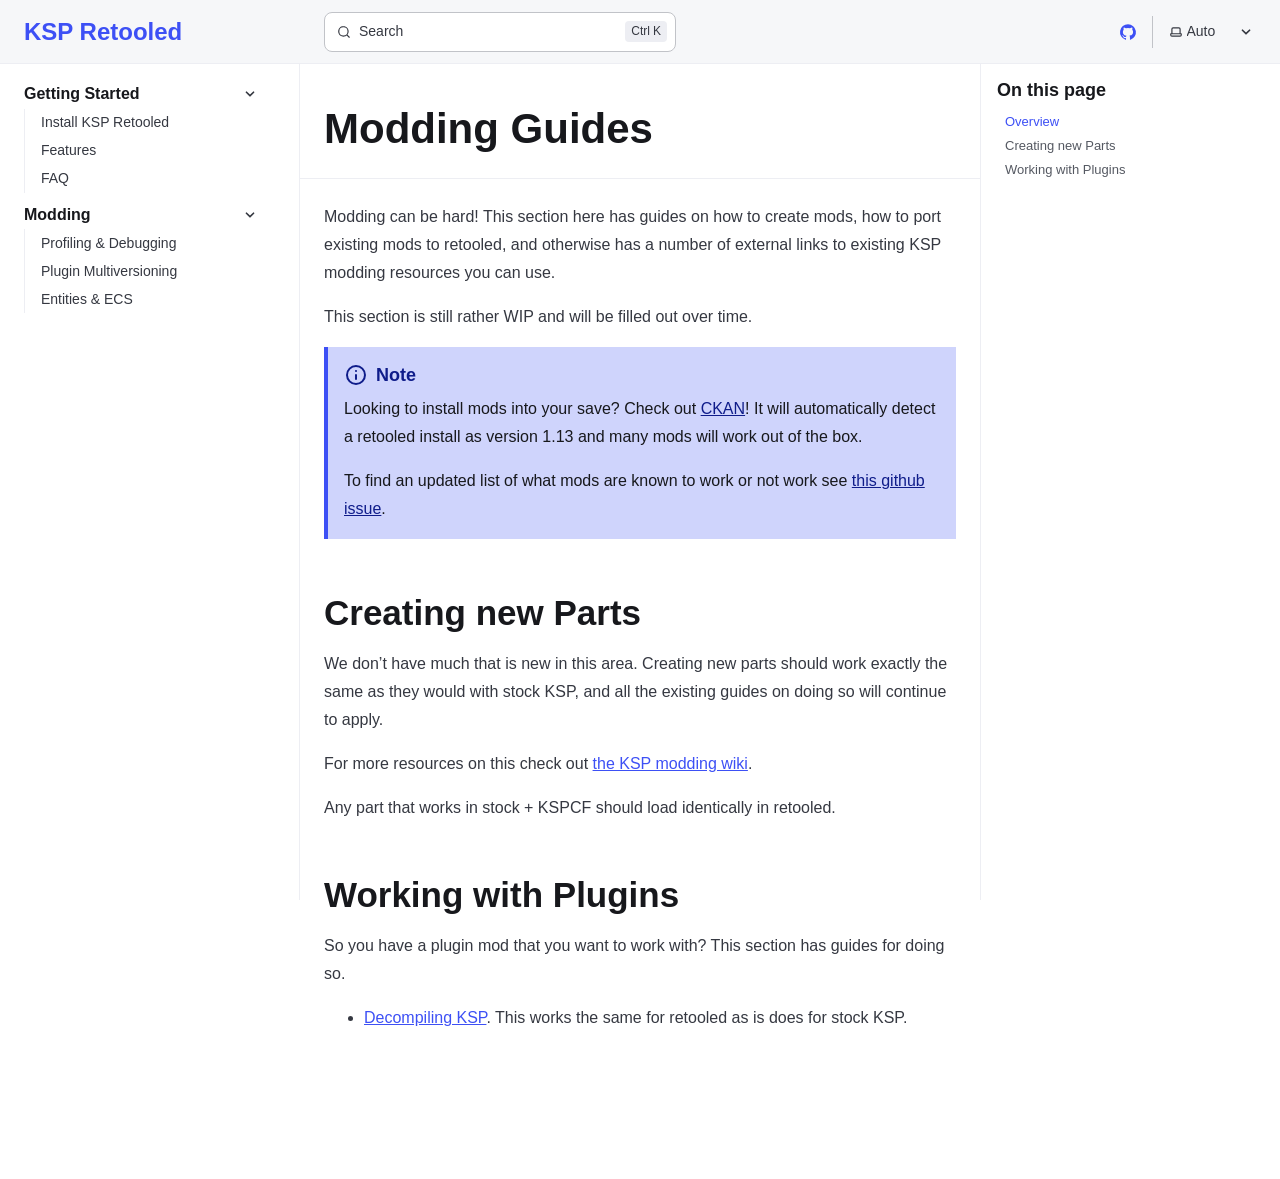
<file: modding/index.html>
<!DOCTYPE html><html lang="en" dir="ltr" data-theme="dark" data-has-toc data-has-sidebar class="astro-llur3by3"><head><meta charset="utf-8"/><meta name="viewport" content="width=device-width, initial-scale=1"/><title>Modding Guides | KSP Retooled</title><link rel="canonical" href="https://ksp1retooled.github.io/modding/"/><link rel="sitemap" href="/sitemap-index.xml"/><link rel="shortcut icon" href="/favicon.svg" type="image/svg+xml"/><meta name="generator" content="Astro v7.4.5"/><meta name="generator" content="Starlight v0.42.8"/><meta property="og:title" content="Modding Guides"/><meta property="og:type" content="article"/><meta property="og:url" content="https://ksp1retooled.github.io/modding/"/><meta property="og:locale" content="en"/><meta property="og:site_name" content="KSP Retooled"/><meta name="twitter:card" content="summary_large_image"/><script>
	window.StarlightThemeProvider = (() => {
		const storedTheme =
			typeof localStorage !== 'undefined' && localStorage.getItem('starlight-theme');
		const theme =
			storedTheme ||
			(window.matchMedia('(prefers-color-scheme: light)').matches ? 'light' : 'dark');
		document.documentElement.dataset.theme = theme === 'light' ? 'light' : 'dark';
		return {
			updatePickers(theme = storedTheme || 'auto') {
				document.querySelectorAll('starlight-theme-select').forEach((picker) => {
					const select = picker.querySelector('select');
					if (select) select.value = theme;
					/** @type {HTMLTemplateElement | null} */
					const tmpl = document.querySelector(`#theme-icons`);
					const newIcon = tmpl && tmpl.content.querySelector('.' + theme);
					if (newIcon) {
						const oldIcon = picker.querySelector('svg.label-icon');
						if (oldIcon) {
							oldIcon.replaceChildren(...newIcon.cloneNode(true).childNodes);
						}
					}
				});
			},
		};
	})();
</script><template id="theme-icons"><svg aria-hidden="true" class="light astro-jecy6uo5" width="16" height="16" viewBox="0 0 24 24" fill="currentColor" style="--sl-icon-size: 1em;"><path d="M5 12a1 1 0 0 0-1-1H3a1 1 0 0 0 0 2h1a1 1 0 0 0 1-1Zm.64 5-.71.71a1 1 0 0 0 0 1.41 1 1 0 0 0 1.41 0l.71-.71A1 1 0 0 0 5.64 17ZM12 5a1 1 0 0 0 1-1V3a1 1 0 0 0-2 0v1a1 1 0 0 0 1 1Zm5.66 2.34a1 1 0 0 0 .7-.29l.71-.71a1 1 0 1 0-1.41-1.41l-.66.71a1 1 0 0 0 0 1.41 1 1 0 0 0 .66.29Zm-12-.29a1 1 0 0 0 1.41 0 1 1 0 0 0 0-1.41l-.71-.71a1.004 1.004 0 1 0-1.43 1.41l.73.71ZM21 11h-1a1 1 0 0 0 0 2h1a1 1 0 0 0 0-2Zm-2.64 6A1 1 0 0 0 17 18.36l.71.71a1 1 0 0 0 1.41 0 1 1 0 0 0 0-1.41l-.76-.66ZM12 6.5a5.5 5.5 0 1 0 5.5 5.5A5.51 5.51 0 0 0 12 6.5Zm0 9a3.5 3.5 0 1 1 0-7 3.5 3.5 0 0 1 0 7Zm0 3.5a1 1 0 0 0-1 1v1a1 1 0 0 0 2 0v-1a1 1 0 0 0-1-1Z"/></svg><svg aria-hidden="true" class="dark astro-jecy6uo5" width="16" height="16" viewBox="0 0 24 24" fill="currentColor" style="--sl-icon-size: 1em;"><path d="M21.64 13a1 1 0 0 0-1.05-.14 8.049 8.049 0 0 1-3.37.73 8.15 8.15 0 0 1-8.14-8.1 8.59 8.59 0 0 1 .25-2A1 1 0 0 0 8 2.36a10.14 10.14 0 1 0 14 11.69 1 1 0 0 0-.36-1.05Zm-9.5 6.69A8.14 8.14 0 0 1 7.08 5.22v.27a10.15 10.15 0 0 0 10.14 10.14 9.784 9.784 0 0 0 2.1-.22 8.11 8.11 0 0 1-7.18 4.32v-.04Z"/></svg><svg aria-hidden="true" class="auto astro-jecy6uo5" width="16" height="16" viewBox="0 0 24 24" fill="currentColor" style="--sl-icon-size: 1em;"><path d="M21 14h-1V7a3 3 0 0 0-3-3H7a3 3 0 0 0-3 3v7H3a1 1 0 0 0-1 1v2a3 3 0 0 0 3 3h14a3 3 0 0 0 3-3v-2a1 1 0 0 0-1-1ZM6 7a1 1 0 0 1 1-1h10a1 1 0 0 1 1 1v7H6V7Zm14 10a1 1 0 0 1-1 1H5a1 1 0 0 1-1-1v-1h16v1Z"/></svg></template><link rel="stylesheet" href="/_astro/print.ehPL0gv-.css" media="print"><link rel="stylesheet" href="/_astro/common.DA2EH9Uy.css"><style>@layer starlight.components{svg:where(.astro-jecy6uo5){color:var(--sl-icon-color);font-size:var(--sl-icon-size,1em);width:1em;height:1em;overflow:visible}}
</style><script type="module" src="/_astro/page.cNngjUgL.js"></script><style>@layer starlight.components{.sl-link-card:where(.astro-n36mnojw){border:1px solid var(--sl-color-gray-5);box-shadow:var(--sl-shadow-sm);border-radius:.5rem;grid-template-columns:1fr auto;gap:.5rem;padding:1rem;display:grid;position:relative}a:where(.astro-n36mnojw){line-height:var(--sl-line-height-headings);text-decoration:none}a:where(.astro-n36mnojw):before{content:"";position:absolute;inset:0}.stack:where(.astro-n36mnojw){flex-direction:column;gap:.5rem}.title:where(.astro-n36mnojw){color:var(--sl-color-white);font-weight:600;font-size:var(--sl-text-lg)}.description:where(.astro-n36mnojw){color:var(--sl-color-gray-3);line-height:1.5}.icon:where(.astro-n36mnojw){color:var(--sl-color-gray-3)}.sl-link-card:where(.astro-n36mnojw):hover{background:var(--sl-color-gray-7,var(--sl-color-gray-6));border-color:var(--sl-color-gray-2)}.sl-link-card:where(.astro-n36mnojw):hover .icon:where(.astro-n36mnojw){color:var(--sl-color-white)}}
</style></head><body class="astro-llur3by3"><a class="sl-skip-link astro-vqb7rw2u" href="#_top">Skip to content</a><div class="page sl-flex astro-a2oh2grn"><header class="header astro-a2oh2grn"><div class="header astro-5xs73h7j"><div class="title-wrapper sl-flex astro-5xs73h7j"><a href="/" class="site-title sl-flex astro-uplevtik"><span class="astro-uplevtik" translate="no">KSP Retooled</span></a></div><div class="sl-flex print:hidden astro-5xs73h7j"><site-search class="astro-5xs73h7j astro-roku3qsy" data-translations="{&quot;placeholder&quot;:&quot;Search&quot;}"><button data-open-modal disabled aria-label="Search" aria-keyshortcuts="Control+K" class="astro-roku3qsy"><svg aria-hidden="true" class="astro-roku3qsy astro-jecy6uo5" width="16" height="16" viewBox="0 0 24 24" fill="currentColor" style="--sl-icon-size: 1em;"><path d="M21.71 20.29 18 16.61A9 9 0 1 0 16.61 18l3.68 3.68a.999.999 0 0 0 1.42 0 1 1 0 0 0 0-1.39ZM11 18a7 7 0 1 1 0-14 7 7 0 0 1 0 14Z"/></svg><span class="sl-hidden md:sl-block astro-roku3qsy" aria-hidden="true">Search</span><kbd class="sl-hidden md:sl-flex astro-roku3qsy" style="display: none;"><kbd class="astro-roku3qsy">Ctrl</kbd><kbd class="astro-roku3qsy">K</kbd></kbd></button><dialog style="padding:0" aria-label="Search" class="astro-roku3qsy"><div class="dialog-frame sl-flex astro-roku3qsy"><button data-close-modal class="sl-flex md:sl-hidden astro-roku3qsy">Cancel</button><div class="search-container astro-roku3qsy"><div id="starlight__search" class="astro-roku3qsy"></div></div></div></dialog></site-search><script>
	(() => {
		const openBtn = document.querySelector('button[data-open-modal]');
		const shortcut = openBtn?.querySelector('kbd');
		if (!openBtn || !(shortcut instanceof HTMLElement)) return;
		const platformKey = shortcut.querySelector('kbd');
		if (platformKey && /(Mac|iPhone|iPod|iPad)/i.test(navigator.platform)) {
			platformKey.textContent = '⌘';
			openBtn.setAttribute('aria-keyshortcuts', 'Meta+K');
		}
		shortcut.style.display = '';
	})();
</script><script type="module" src="/_astro/Search.astro_astro_type_script_index_0_lang.DVuyRw7Q.js"></script></div><div class="sl-hidden md:sl-flex print:hidden right-group astro-5xs73h7j"><div class="sl-flex social-icons astro-5xs73h7j"><a href="https://github.com/KSP1Retooled" rel="me" class="sl-flex astro-wkwzvdjb"><span class="sr-only astro-wkwzvdjb">GitHub</span><svg aria-hidden="true" class="astro-wkwzvdjb astro-jecy6uo5" width="16" height="16" viewBox="0 0 24 24" fill="currentColor" style="--sl-icon-size: 1em;"><path d="M12 .3a12 12 0 0 0-3.8 23.38c.6.12.83-.26.83-.57L9 21.07c-3.34.72-4.04-1.61-4.04-1.61-.55-1.39-1.34-1.76-1.34-1.76-1.08-.74.09-.73.09-.73 1.2.09 1.83 1.24 1.83 1.24 1.08 1.83 2.81 1.3 3.5 1 .1-.78.42-1.31.76-1.61-2.67-.3-5.47-1.33-5.47-5.93 0-1.31.47-2.38 1.24-3.22-.14-.3-.54-1.52.1-3.18 0 0 1-.32 3.3 1.23a11.5 11.5 0 0 1 6 0c2.28-1.55 3.29-1.23 3.29-1.23.64 1.66.24 2.88.12 3.18a4.65 4.65 0 0 1 1.23 3.22c0 4.61-2.8 5.63-5.48 5.92.42.36.81 1.1.81 2.22l-.01 3.29c0 .31.2.69.82.57A12 12 0 0 0 12 .3Z"/></svg></a></div><starlight-theme-select><label style="--sl-select-width: 6.25em" class="astro-mlothew6"><span class="sr-only astro-mlothew6">Select theme</span><svg aria-hidden="true" class="icon label-icon astro-mlothew6 astro-jecy6uo5" width="16" height="16" viewBox="0 0 24 24" fill="currentColor" style="--sl-icon-size: 1em;"><path d="M21 14h-1V7a3 3 0 0 0-3-3H7a3 3 0 0 0-3 3v7H3a1 1 0 0 0-1 1v2a3 3 0 0 0 3 3h14a3 3 0 0 0 3-3v-2a1 1 0 0 0-1-1ZM6 7a1 1 0 0 1 1-1h10a1 1 0 0 1 1 1v7H6V7Zm14 10a1 1 0 0 1-1 1H5a1 1 0 0 1-1-1v-1h16v1Z"/></svg><select autocomplete="off" class="astro-mlothew6"><option value="dark" class="astro-mlothew6">Dark</option><option value="light" class="astro-mlothew6">Light</option><option value="auto" selected class="astro-mlothew6">Auto</option></select><svg aria-hidden="true" class="icon caret astro-mlothew6 astro-jecy6uo5" width="16" height="16" viewBox="0 0 24 24" fill="currentColor" style="--sl-icon-size: 1em;"><path d="M17 9.17a1 1 0 0 0-1.41 0L12 12.71 8.46 9.17a1 1 0 1 0-1.41 1.42l4.24 4.24a1.002 1.002 0 0 0 1.42 0L17 10.59a1.002 1.002 0 0 0 0-1.42Z"/></svg></label></starlight-theme-select><script>
	StarlightThemeProvider.updatePickers();
</script><script type="module">var e=`starlight-theme`,t=e=>e===`auto`||e===`dark`||e===`light`?e:`auto`,n=()=>t(typeof localStorage<`u`&&localStorage.getItem(e));function r(t){typeof localStorage<`u`&&localStorage.setItem(e,t===`light`||t===`dark`?t:``)}var i=()=>matchMedia(`(prefers-color-scheme: light)`).matches?`light`:`dark`;function a(e){StarlightThemeProvider.updatePickers(e),document.documentElement.dataset.theme=e===`auto`?i():e,r(e)}matchMedia(`(prefers-color-scheme: light)`).addEventListener(`change`,()=>{n()===`auto`&&a(`auto`)});var o=class extends HTMLElement{constructor(){super(),a(n()),this.querySelector(`select`)?.addEventListener(`change`,e=>{e.currentTarget instanceof HTMLSelectElement&&a(t(e.currentTarget.value))})}};customElements.define(`starlight-theme-select`,o);</script><script type="module">var e=class extends HTMLElement{constructor(){super();let e=this.querySelector(`select`);e&&(e.addEventListener(`change`,e=>{e.currentTarget instanceof HTMLSelectElement&&(window.location.pathname=e.currentTarget.value)}),window.addEventListener(`pageshow`,t=>{if(!t.persisted)return;let n=e.querySelector(`option[selected]`)?.index;n!==e.selectedIndex&&(e.selectedIndex=n??0)}))}};customElements.define(`starlight-lang-select`,e);</script></div></div></header><nav class="sidebar print:hidden astro-a2oh2grn" aria-label="Main"><button popovertarget="starlight__sidebar" class="sl-menu-button sl-flex md:sl-hidden print:hidden astro-cfumv3mr"><svg aria-hidden="true" class="open-menu astro-cfumv3mr astro-jecy6uo5" width="16" height="16" viewBox="0 0 24 24" fill="currentColor" style="--sl-icon-size: 1em;"><path d="M3 8h18a1 1 0 1 0 0-2H3a1 1 0 0 0 0 2Zm18 8H3a1 1 0 0 0 0 2h18a1 1 0 0 0 0-2Zm0-5H3a1 1 0 0 0 0 2h18a1 1 0 0 0 0-2Z"/></svg><svg aria-hidden="true" class="close-menu astro-cfumv3mr astro-jecy6uo5" width="16" height="16" viewBox="0 0 24 24" fill="currentColor" style="--sl-icon-size: 1em;"><path d="m13.41 12 6.3-6.29a1.004 1.004 0 1 0-1.42-1.42L12 10.59l-6.29-6.3a1.004 1.004 0 0 0-1.42 1.42l6.3 6.29-6.3 6.29a1 1 0 0 0 0 1.42.998.998 0 0 0 1.42 0l6.29-6.3 6.29 6.3a.999.999 0 0 0 1.42 0 1 1 0 0 0 0-1.42L13.41 12Z"/></svg><span class="sr-only astro-cfumv3mr">Menu</span></button><script type="module">var e=class extends HTMLElement{constructor(){super();let e=matchMedia(`(min-width: 50em)`),t=()=>{this.popover=e.matches?null:`auto`};t(),e.addEventListener(`change`,()=>t()),this.addEventListener(`toggle`,({newState:e})=>this.trapFocus(e===`open`))}trapFocus(e){document.querySelectorAll(`.main-frame, .sl-skip-link`).forEach(t=>{t.toggleAttribute(`inert`,e)})}};customElements.define(`sl-sidebar-pane`,e);</script><sl-sidebar-pane popover id="starlight__sidebar" class="sidebar-pane astro-a2oh2grn"><div class="sidebar-content sl-flex astro-a2oh2grn"><sl-sidebar-state-persist data-hash="1yf5z42" class="astro-kxdr3ozl"><script aria-hidden="true">
		(() => {
			try {
				if (!matchMedia('(min-width: 50em)').matches) return;
				/** @type {HTMLElement | null} */
				const target = document.querySelector('sl-sidebar-state-persist');
				const state = JSON.parse(sessionStorage.getItem('sl-sidebar-state') || '0');
				if (!target || !state || target.dataset.hash !== state.hash) return;
				window._starlightScrollRestore = state.scroll;
				customElements.define(
					'sl-sidebar-restore',
					class SidebarRestore extends HTMLElement {
						connectedCallback() {
							try {
								const idx = parseInt(this.dataset.index || '');
								const details = this.closest('details');
								if (details && typeof state.open[idx] === 'boolean') details.open = state.open[idx];
							} catch {}
						}
					}
				);
			} catch {}
		})();
	</script><ul class="top-level astro-ayl66z6a"><li class="astro-ayl66z6a"><details open class="astro-ayl66z6a"><summary class="astro-ayl66z6a"><span class="group-label astro-ayl66z6a"><span class="large astro-ayl66z6a">Getting Started</span></span><svg aria-hidden="true" class="caret astro-ayl66z6a astro-jecy6uo5" width="16" height="16" viewBox="0 0 24 24" fill="currentColor" style="--sl-icon-size: 1.25rem;"><path d="m14.83 11.29-4.24-4.24a1 1 0 1 0-1.42 1.41L12.71 12l-3.54 3.54a1 1 0 0 0 0 1.41 1 1 0 0 0 .71.29 1 1 0 0 0 .71-.29l4.24-4.24a1.002 1.002 0 0 0 0-1.42Z"/></svg></summary><sl-sidebar-restore data-index="0"></sl-sidebar-restore><ul class="astro-ayl66z6a"><li class="astro-ayl66z6a"><a href="/install/" class="astro-ayl66z6a"><span class="astro-ayl66z6a">Install KSP Retooled</span></a></li><li class="astro-ayl66z6a"><a href="/features/" class="astro-ayl66z6a"><span class="astro-ayl66z6a">Features</span></a></li><li class="astro-ayl66z6a"><a href="/faq/" class="astro-ayl66z6a"><span class="astro-ayl66z6a">FAQ</span></a></li></ul></details></li><li class="astro-ayl66z6a"><details open class="astro-ayl66z6a"><summary class="astro-ayl66z6a"><span class="group-label astro-ayl66z6a"><span class="large astro-ayl66z6a">Modding</span></span><svg aria-hidden="true" class="caret astro-ayl66z6a astro-jecy6uo5" width="16" height="16" viewBox="0 0 24 24" fill="currentColor" style="--sl-icon-size: 1.25rem;"><path d="m14.83 11.29-4.24-4.24a1 1 0 1 0-1.42 1.41L12.71 12l-3.54 3.54a1 1 0 0 0 0 1.41 1 1 0 0 0 .71.29 1 1 0 0 0 .71-.29l4.24-4.24a1.002 1.002 0 0 0 0-1.42Z"/></svg></summary><sl-sidebar-restore data-index="1"></sl-sidebar-restore><ul class="astro-ayl66z6a"><li class="astro-ayl66z6a"><a href="/modding/profiling-and-debugging/" class="astro-ayl66z6a"><span class="astro-ayl66z6a">Profiling &amp; Debugging</span></a></li><li class="astro-ayl66z6a"><a href="/modding/plugin-multiversioning/" class="astro-ayl66z6a"><span class="astro-ayl66z6a">Plugin Multiversioning</span></a></li><li class="astro-ayl66z6a"><a href="/modding/using-ecs-in-mods/" class="astro-ayl66z6a"><span class="astro-ayl66z6a">Entities &amp; ECS</span></a></li></ul></details></li></ul><script aria-hidden="true">
		(() => {
			const scroller = document.getElementById('starlight__sidebar');
			if (!window._starlightScrollRestore || !scroller) return;
			scroller.scrollTop = window._starlightScrollRestore;
			delete window._starlightScrollRestore;
		})();
	</script></sl-sidebar-state-persist><div class="md:sl-hidden"><div class="mobile-preferences sl-flex astro-qibu6gnn"><div class="social-icons astro-qibu6gnn"><a href="https://github.com/KSP1Retooled" rel="me" class="sl-flex astro-wkwzvdjb"><span class="sr-only astro-wkwzvdjb">GitHub</span><svg aria-hidden="true" class="astro-wkwzvdjb astro-jecy6uo5" width="16" height="16" viewBox="0 0 24 24" fill="currentColor" style="--sl-icon-size: 1em;"><path d="M12 .3a12 12 0 0 0-3.8 23.38c.6.12.83-.26.83-.57L9 21.07c-3.34.72-4.04-1.61-4.04-1.61-.55-1.39-1.34-1.76-1.34-1.76-1.08-.74.09-.73.09-.73 1.2.09 1.83 1.24 1.83 1.24 1.08 1.83 2.81 1.3 3.5 1 .1-.78.42-1.31.76-1.61-2.67-.3-5.47-1.33-5.47-5.93 0-1.31.47-2.38 1.24-3.22-.14-.3-.54-1.52.1-3.18 0 0 1-.32 3.3 1.23a11.5 11.5 0 0 1 6 0c2.28-1.55 3.29-1.23 3.29-1.23.64 1.66.24 2.88.12 3.18a4.65 4.65 0 0 1 1.23 3.22c0 4.61-2.8 5.63-5.48 5.92.42.36.81 1.1.81 2.22l-.01 3.29c0 .31.2.69.82.57A12 12 0 0 0 12 .3Z"/></svg></a></div><starlight-theme-select><label style="--sl-select-width: 6.25em" class="astro-mlothew6"><span class="sr-only astro-mlothew6">Select theme</span><svg aria-hidden="true" class="icon label-icon astro-mlothew6 astro-jecy6uo5" width="16" height="16" viewBox="0 0 24 24" fill="currentColor" style="--sl-icon-size: 1em;"><path d="M21 14h-1V7a3 3 0 0 0-3-3H7a3 3 0 0 0-3 3v7H3a1 1 0 0 0-1 1v2a3 3 0 0 0 3 3h14a3 3 0 0 0 3-3v-2a1 1 0 0 0-1-1ZM6 7a1 1 0 0 1 1-1h10a1 1 0 0 1 1 1v7H6V7Zm14 10a1 1 0 0 1-1 1H5a1 1 0 0 1-1-1v-1h16v1Z"/></svg><select autocomplete="off" class="astro-mlothew6"><option value="dark" class="astro-mlothew6">Dark</option><option value="light" class="astro-mlothew6">Light</option><option value="auto" selected class="astro-mlothew6">Auto</option></select><svg aria-hidden="true" class="icon caret astro-mlothew6 astro-jecy6uo5" width="16" height="16" viewBox="0 0 24 24" fill="currentColor" style="--sl-icon-size: 1em;"><path d="M17 9.17a1 1 0 0 0-1.41 0L12 12.71 8.46 9.17a1 1 0 1 0-1.41 1.42l4.24 4.24a1.002 1.002 0 0 0 1.42 0L17 10.59a1.002 1.002 0 0 0 0-1.42Z"/></svg></label></starlight-theme-select><script>
	StarlightThemeProvider.updatePickers();
</script></div></div></div></sl-sidebar-pane></nav><div class="main-frame astro-a2oh2grn"><script type="module">var e=document.getElementById(`starlight__sidebar`),t=e?.querySelector(`sl-sidebar-state-persist`),n=`sl-sidebar-state`,r=()=>{let r=[],i=t?.dataset.hash||``;try{let e=sessionStorage.getItem(n),t=JSON.parse(e||`{}`);Array.isArray(t.open)&&t.hash===i&&(r=t.open)}catch{}return{hash:i,open:r,scroll:e?.scrollTop||0}},i=e=>{try{sessionStorage.setItem(n,JSON.stringify(e))}catch{}},a=()=>i(r()),o=(e,t)=>{let n=r();n.open[t]=e,i(n)};t?.addEventListener(`click`,e=>{if(!(e.target instanceof Element))return;let t=e.target.closest(`summary`)?.closest(`details`);if(!t)return;let n=t.querySelector(`sl-sidebar-restore`),r=parseInt(n?.dataset.index||``);isNaN(r)||o(!t.open,r)}),addEventListener(`visibilitychange`,()=>{document.visibilityState===`hidden`&&a()});</script><div class="lg:sl-flex astro-76to6mrb"><aside class="right-sidebar-container print:hidden astro-76to6mrb"><div class="right-sidebar astro-76to6mrb"><div class="lg:sl-hidden astro-sgeegkuo"><mobile-starlight-toc data-min-h="2" data-max-h="3" class="astro-oa5yilbk"><nav aria-labelledby="starlight__on-this-page--mobile" class="astro-oa5yilbk"><details id="starlight__mobile-toc" class="astro-oa5yilbk"><summary id="starlight__on-this-page--mobile" class="sl-flex astro-oa5yilbk"><span class="toggle sl-flex astro-oa5yilbk">On this page<svg aria-hidden="true" class="caret astro-oa5yilbk astro-jecy6uo5" width="16" height="16" viewBox="0 0 24 24" fill="currentColor" style="--sl-icon-size: 1rem;"><path d="m14.83 11.29-4.24-4.24a1 1 0 1 0-1.42 1.41L12.71 12l-3.54 3.54a1 1 0 0 0 0 1.41 1 1 0 0 0 .71.29 1 1 0 0 0 .71-.29l4.24-4.24a1.002 1.002 0 0 0 0-1.42Z"/></svg></span><span class="display-current astro-oa5yilbk"></span></summary><div class="dropdown astro-oa5yilbk"><ul class="isMobile astro-wjrcbrtw" style="--depth: 0;"><li style="--depth: 0;" class="astro-wjrcbrtw"><a href="#_top" style="--depth: 0;" class="astro-wjrcbrtw"><span style="--depth: 0;" class="astro-wjrcbrtw">Overview</span></a></li><li style="--depth: 0;" class="astro-wjrcbrtw"><a href="#creating-new-parts" style="--depth: 0;" class="astro-wjrcbrtw"><span style="--depth: 0;" class="astro-wjrcbrtw">Creating new Parts</span></a></li><li style="--depth: 0;" class="astro-wjrcbrtw"><a href="#working-with-plugins" style="--depth: 0;" class="astro-wjrcbrtw"><span style="--depth: 0;" class="astro-wjrcbrtw">Working with Plugins</span></a></li></ul></div></details></nav></mobile-starlight-toc><script type="module" src="/_astro/MobileTableOfContents.astro_astro_type_script_index_0_lang.C3fM4Kra.js"></script></div><div class="right-sidebar-panel sl-hidden lg:sl-block astro-sgeegkuo"><div class="sl-container astro-sgeegkuo"><starlight-toc data-min-h="2" data-max-h="3"><nav aria-labelledby="starlight__on-this-page"><h2 id="starlight__on-this-page">On this page</h2><ul class="astro-wjrcbrtw" style="--depth: 0;"><li style="--depth: 0;" class="astro-wjrcbrtw"><a href="#_top" style="--depth: 0;" class="astro-wjrcbrtw"><span style="--depth: 0;" class="astro-wjrcbrtw">Overview</span></a></li><li style="--depth: 0;" class="astro-wjrcbrtw"><a href="#creating-new-parts" style="--depth: 0;" class="astro-wjrcbrtw"><span style="--depth: 0;" class="astro-wjrcbrtw">Creating new Parts</span></a></li><li style="--depth: 0;" class="astro-wjrcbrtw"><a href="#working-with-plugins" style="--depth: 0;" class="astro-wjrcbrtw"><span style="--depth: 0;" class="astro-wjrcbrtw">Working with Plugins</span></a></li></ul></nav></starlight-toc><script type="module" src="/_astro/TableOfContents.astro_astro_type_script_index_0_lang.BpJaGz7G.js"></script></div></div></div></aside><div class="main-pane astro-76to6mrb"><main data-pagefind-body class="astro-llur3by3" lang="en" dir="ltr"><div class="content-panel astro-zcw5euxo"><div class="sl-container astro-zcw5euxo"><h1 id="_top" class="astro-oztgtmio">Modding Guides</h1></div></div><div class="content-panel astro-zcw5euxo"><div class="sl-container astro-zcw5euxo"><div class="sl-markdown-content">
<p>Modding can be hard! This section here has guides on how to create mods,
how to port existing mods to retooled, and otherwise has a number of external
links to existing KSP modding resources you can use.</p>
<p>This section is still rather WIP and will be filled out over time.</p>
<aside aria-label="Note" class="starlight-aside starlight-aside--note"><p class="starlight-aside__title" aria-hidden="true"><svg aria-hidden="true" class="starlight-aside__icon astro-jecy6uo5" width="16" height="16" viewBox="0 0 24 24" fill="currentColor" style="--sl-icon-size: 1em;"><path d="M12 11a1 1 0 0 0-1 1v4a1 1 0 0 0 2 0v-4a1 1 0 0 0-1-1Zm.38-3.92a1 1 0 0 0-.76 0 1 1 0 0 0-.33.21 1.15 1.15 0 0 0-.21.33 1 1 0 0 0 .21 1.09c.097.088.209.16.33.21A1 1 0 0 0 13 8a1.05 1.05 0 0 0-.29-.71 1 1 0 0 0-.33-.21ZM12 2a10 10 0 1 0 0 20 10 10 0 0 0 0-20Zm0 18a8 8 0 1 1 0-16.001A8 8 0 0 1 12 20Z"/></svg>Note</p><div class="starlight-aside__content"><p>Looking to install mods into your save? Check out
<a href="https://github.com/KSP-CKAN/CKAN#the-comprehensive-kerbal-archive-network-ckan">CKAN</a>!
It will automatically detect a retooled install as version 1.13 and many
mods will work out of the box.</p><p>To find an updated list of what mods are known to work or not work see
<a href="https://github.com/KSP1Retooled/retooled/issues/33">this github issue</a>.</p></div></aside>
<div class="sl-heading-wrapper level-h2"><h2 id="creating-new-parts">Creating new Parts</h2><a class="sl-anchor-link" href="#creating-new-parts"><span aria-hidden="true" class="sl-anchor-icon"><svg width="16" height="16" viewBox="0 0 24 24" fill="currentColor"><path d="m12.11 15.39-3.88 3.88a2.52 2.52 0 0 1-3.5 0 2.47 2.47 0 0 1 0-3.5l3.88-3.88a1 1 0 1 0-1.42-1.42l-3.88 3.89a4.48 4.48 0 0 0 6.33 6.33l3.89-3.88a1 1 0 0 0-1.42-1.42m8.58-12.08a4.49 4.49 0 0 0-6.33 0l-3.89 3.88a1 1 0 1 0 1.42 1.42l3.88-3.88a2.52 2.52 0 0 1 3.5 0 2.47 2.47 0 0 1 0 3.5l-3.88 3.88a1 1 0 0 0 0 1.42 1 1 0 0 0 1.42 0l3.88-3.89a4.49 4.49 0 0 0 0-6.33M8.83 15.17a1 1 0 0 0 .71.29 1 1 0 0 0 .71-.29l4.92-4.92a1 1 0 1 0-1.42-1.42l-4.92 4.92a1 1 0 0 0 0 1.42"></path></svg></span><span class="sr-only" data-pagefind-ignore>Section titled “Creating new Parts”</span></a></div>
<p>We don’t have much that is new in this area. Creating new parts should work
exactly the same as they would with stock KSP, and all the existing guides
on doing so will continue to apply.</p>
<p>For more resources on this check out
<a href="https://github.com/KSPModdingLibs/KSPModdingWiki/wiki">the KSP modding wiki</a>.</p>
<p>Any part that works in stock + KSPCF should load identically in retooled.</p>
<div class="sl-heading-wrapper level-h2"><h2 id="working-with-plugins">Working with Plugins</h2><a class="sl-anchor-link" href="#working-with-plugins"><span aria-hidden="true" class="sl-anchor-icon"><svg width="16" height="16" viewBox="0 0 24 24" fill="currentColor"><path d="m12.11 15.39-3.88 3.88a2.52 2.52 0 0 1-3.5 0 2.47 2.47 0 0 1 0-3.5l3.88-3.88a1 1 0 1 0-1.42-1.42l-3.88 3.89a4.48 4.48 0 0 0 6.33 6.33l3.89-3.88a1 1 0 0 0-1.42-1.42m8.58-12.08a4.49 4.49 0 0 0-6.33 0l-3.89 3.88a1 1 0 1 0 1.42 1.42l3.88-3.88a2.52 2.52 0 0 1 3.5 0 2.47 2.47 0 0 1 0 3.5l-3.88 3.88a1 1 0 0 0 0 1.42 1 1 0 0 0 1.42 0l3.88-3.89a4.49 4.49 0 0 0 0-6.33M8.83 15.17a1 1 0 0 0 .71.29 1 1 0 0 0 .71-.29l4.92-4.92a1 1 0 1 0-1.42-1.42l-4.92 4.92a1 1 0 0 0 0 1.42"></path></svg></span><span class="sr-only" data-pagefind-ignore>Section titled “Working with Plugins”</span></a></div>
<p>So you have a plugin mod that you want to work with? This section has guides
for doing so.</p>
<ul>
<li><a href="https://github.com/KSPModdingLibs/KSPModdingWiki/wiki/Decompiling-KSP">Decompiling KSP</a>.
This works the same for retooled as is does for stock KSP.</li>
</ul></div><footer class="sl-flex astro-2vrbd66l"><div class="meta sl-flex astro-2vrbd66l"></div><div class="pagination-links print:hidden astro-u7d37uqv" dir="ltr"></div></footer></div></div></main></div></div></div></div></body></html>
</file>
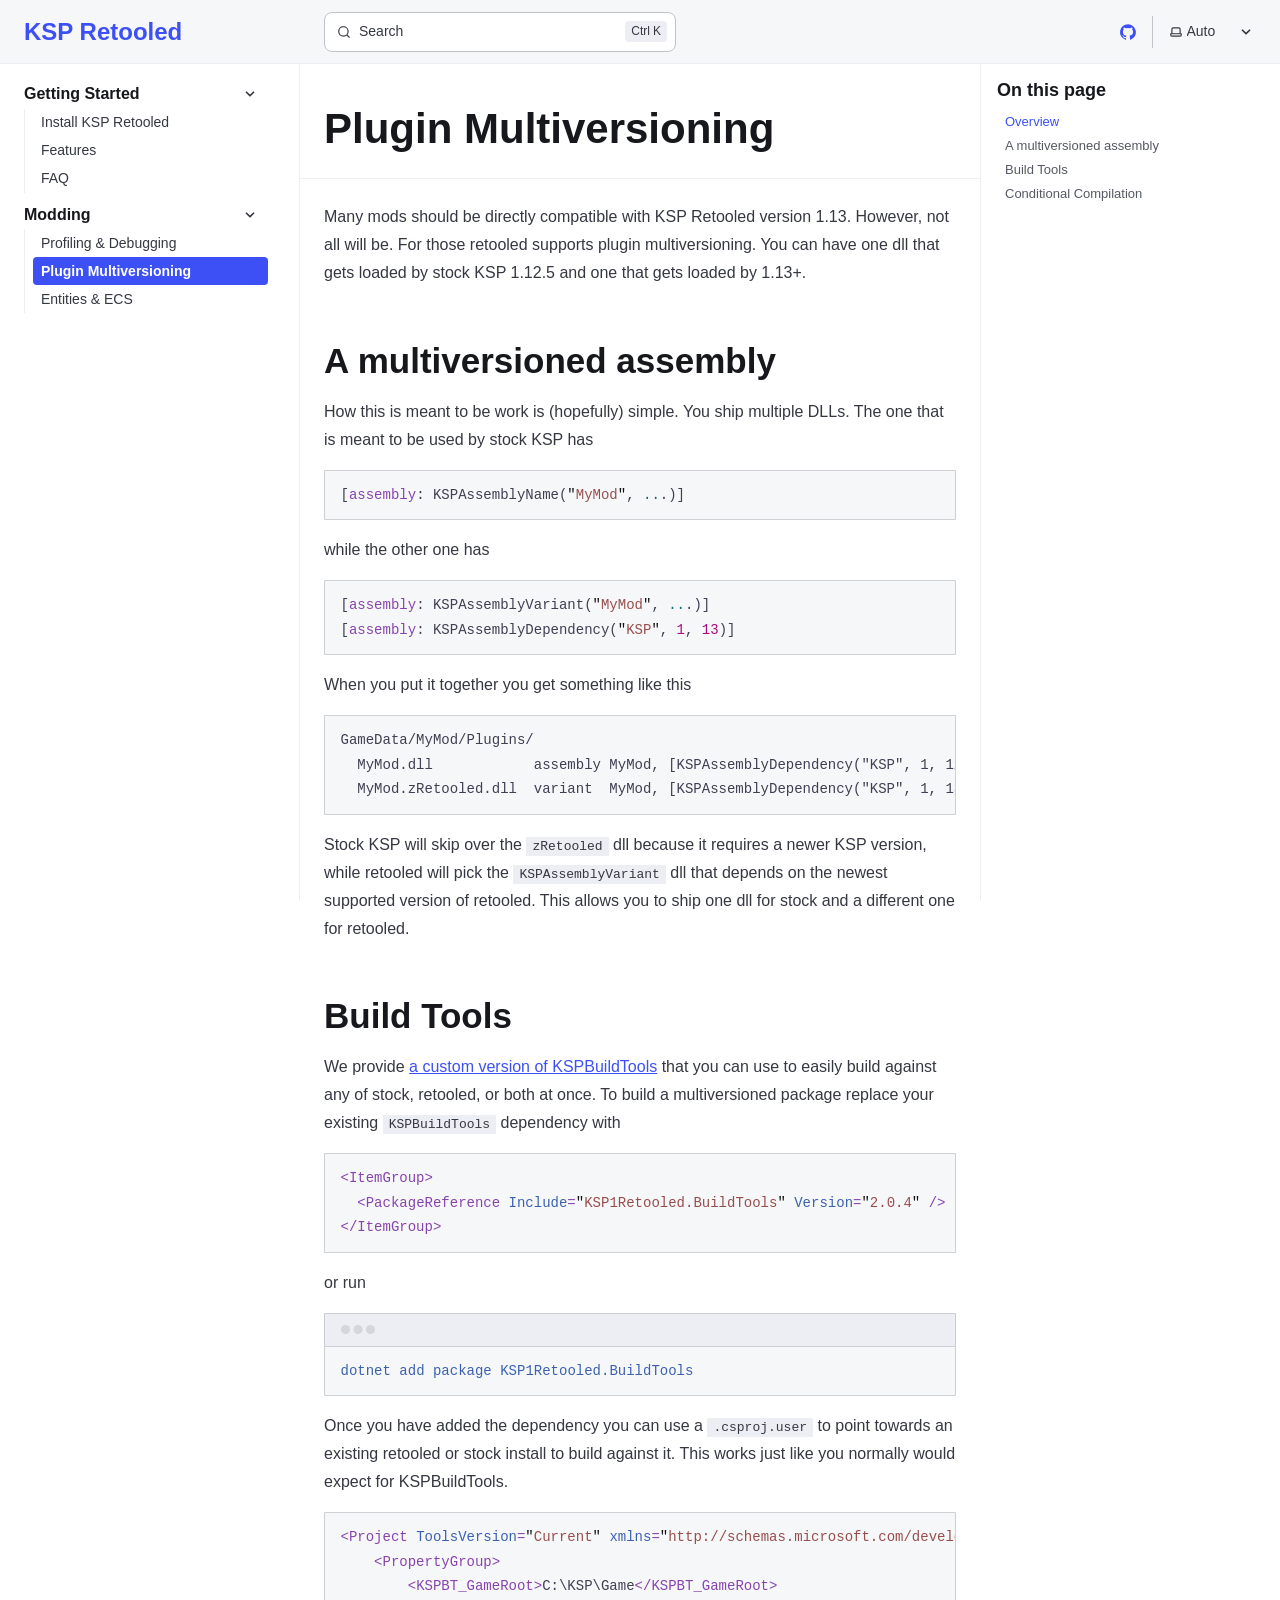
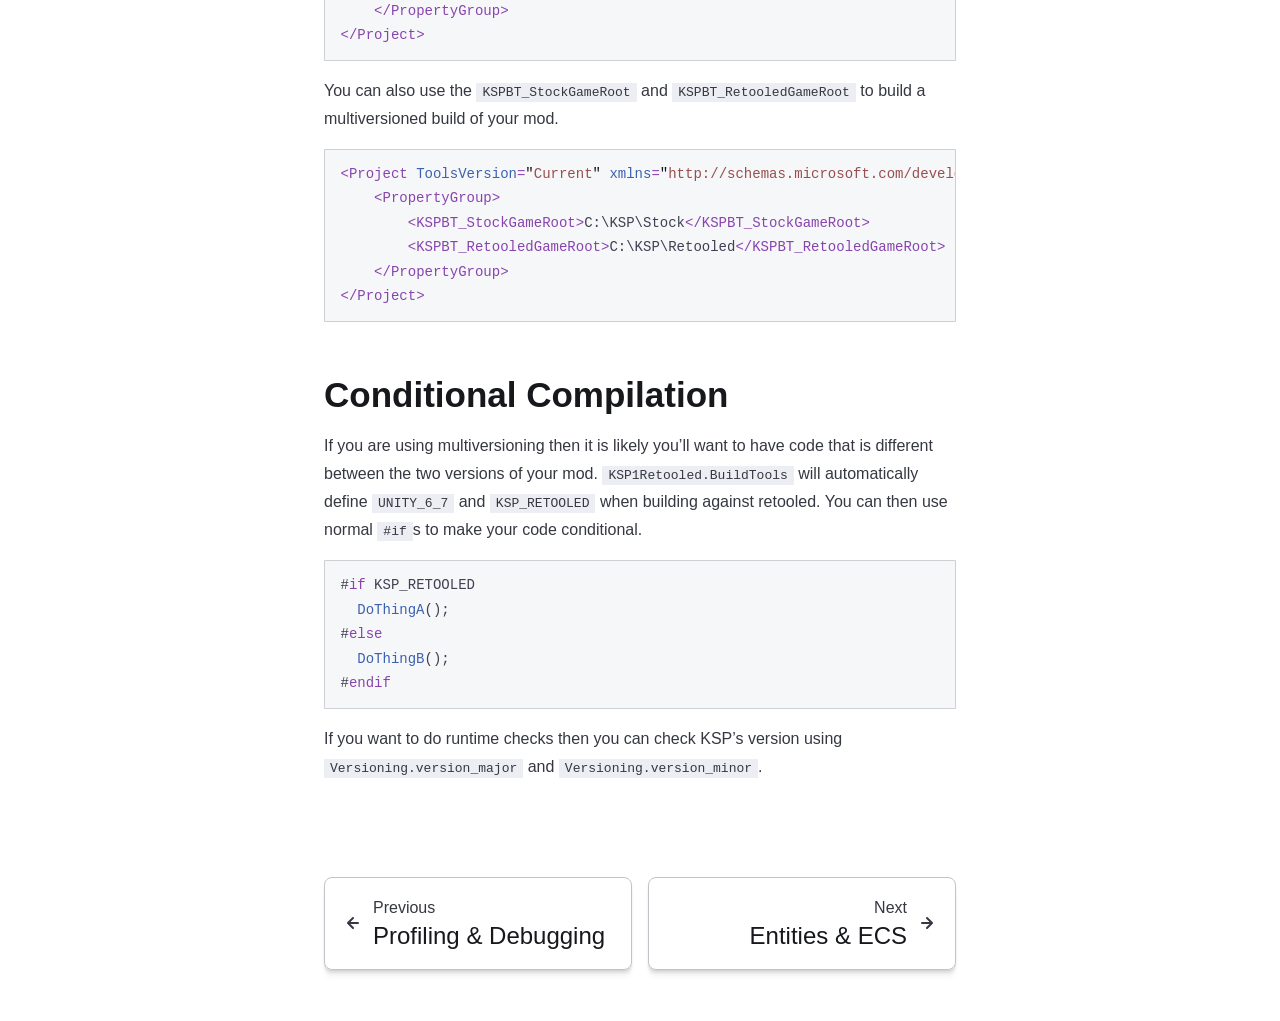
<file: modding/plugin-multiversioning/index.html>
<!DOCTYPE html><html lang="en" dir="ltr" data-theme="dark" data-has-toc data-has-sidebar class="astro-llur3by3"><head><meta charset="utf-8"/><meta name="viewport" content="width=device-width, initial-scale=1"/><title>Plugin Multiversioning | KSP Retooled</title><link rel="canonical" href="https://ksp1retooled.github.io/modding/plugin-multiversioning/"/><link rel="sitemap" href="/sitemap-index.xml"/><link rel="shortcut icon" href="/favicon.svg" type="image/svg+xml"/><meta name="generator" content="Astro v7.4.5"/><meta name="generator" content="Starlight v0.42.8"/><meta property="og:title" content="Plugin Multiversioning"/><meta property="og:type" content="article"/><meta property="og:url" content="https://ksp1retooled.github.io/modding/plugin-multiversioning/"/><meta property="og:locale" content="en"/><meta property="og:description" content="Ship a different dll for 1.12 and 1.13"/><meta property="og:site_name" content="KSP Retooled"/><meta name="twitter:card" content="summary_large_image"/><meta name="description" content="Ship a different dll for 1.12 and 1.13"/><script>
	window.StarlightThemeProvider = (() => {
		const storedTheme =
			typeof localStorage !== 'undefined' && localStorage.getItem('starlight-theme');
		const theme =
			storedTheme ||
			(window.matchMedia('(prefers-color-scheme: light)').matches ? 'light' : 'dark');
		document.documentElement.dataset.theme = theme === 'light' ? 'light' : 'dark';
		return {
			updatePickers(theme = storedTheme || 'auto') {
				document.querySelectorAll('starlight-theme-select').forEach((picker) => {
					const select = picker.querySelector('select');
					if (select) select.value = theme;
					/** @type {HTMLTemplateElement | null} */
					const tmpl = document.querySelector(`#theme-icons`);
					const newIcon = tmpl && tmpl.content.querySelector('.' + theme);
					if (newIcon) {
						const oldIcon = picker.querySelector('svg.label-icon');
						if (oldIcon) {
							oldIcon.replaceChildren(...newIcon.cloneNode(true).childNodes);
						}
					}
				});
			},
		};
	})();
</script><template id="theme-icons"><svg aria-hidden="true" class="light astro-jecy6uo5" width="16" height="16" viewBox="0 0 24 24" fill="currentColor" style="--sl-icon-size: 1em;"><path d="M5 12a1 1 0 0 0-1-1H3a1 1 0 0 0 0 2h1a1 1 0 0 0 1-1Zm.64 5-.71.71a1 1 0 0 0 0 1.41 1 1 0 0 0 1.41 0l.71-.71A1 1 0 0 0 5.64 17ZM12 5a1 1 0 0 0 1-1V3a1 1 0 0 0-2 0v1a1 1 0 0 0 1 1Zm5.66 2.34a1 1 0 0 0 .7-.29l.71-.71a1 1 0 1 0-1.41-1.41l-.66.71a1 1 0 0 0 0 1.41 1 1 0 0 0 .66.29Zm-12-.29a1 1 0 0 0 1.41 0 1 1 0 0 0 0-1.41l-.71-.71a1.004 1.004 0 1 0-1.43 1.41l.73.71ZM21 11h-1a1 1 0 0 0 0 2h1a1 1 0 0 0 0-2Zm-2.64 6A1 1 0 0 0 17 18.36l.71.71a1 1 0 0 0 1.41 0 1 1 0 0 0 0-1.41l-.76-.66ZM12 6.5a5.5 5.5 0 1 0 5.5 5.5A5.51 5.51 0 0 0 12 6.5Zm0 9a3.5 3.5 0 1 1 0-7 3.5 3.5 0 0 1 0 7Zm0 3.5a1 1 0 0 0-1 1v1a1 1 0 0 0 2 0v-1a1 1 0 0 0-1-1Z"/></svg><svg aria-hidden="true" class="dark astro-jecy6uo5" width="16" height="16" viewBox="0 0 24 24" fill="currentColor" style="--sl-icon-size: 1em;"><path d="M21.64 13a1 1 0 0 0-1.05-.14 8.049 8.049 0 0 1-3.37.73 8.15 8.15 0 0 1-8.14-8.1 8.59 8.59 0 0 1 .25-2A1 1 0 0 0 8 2.36a10.14 10.14 0 1 0 14 11.69 1 1 0 0 0-.36-1.05Zm-9.5 6.69A8.14 8.14 0 0 1 7.08 5.22v.27a10.15 10.15 0 0 0 10.14 10.14 9.784 9.784 0 0 0 2.1-.22 8.11 8.11 0 0 1-7.18 4.32v-.04Z"/></svg><svg aria-hidden="true" class="auto astro-jecy6uo5" width="16" height="16" viewBox="0 0 24 24" fill="currentColor" style="--sl-icon-size: 1em;"><path d="M21 14h-1V7a3 3 0 0 0-3-3H7a3 3 0 0 0-3 3v7H3a1 1 0 0 0-1 1v2a3 3 0 0 0 3 3h14a3 3 0 0 0 3-3v-2a1 1 0 0 0-1-1ZM6 7a1 1 0 0 1 1-1h10a1 1 0 0 1 1 1v7H6V7Zm14 10a1 1 0 0 1-1 1H5a1 1 0 0 1-1-1v-1h16v1Z"/></svg></template><link rel="stylesheet" href="/_astro/print.ehPL0gv-.css" media="print"><link rel="stylesheet" href="/_astro/common.DA2EH9Uy.css"><style>@layer starlight.components{svg:where(.astro-jecy6uo5){color:var(--sl-icon-color);font-size:var(--sl-icon-size,1em);width:1em;height:1em;overflow:visible}}
</style><script type="module" src="/_astro/page.cNngjUgL.js"></script></head><body class="astro-llur3by3"><a class="sl-skip-link astro-vqb7rw2u" href="#_top">Skip to content</a><div class="page sl-flex astro-a2oh2grn"><header class="header astro-a2oh2grn"><div class="header astro-5xs73h7j"><div class="title-wrapper sl-flex astro-5xs73h7j"><a href="/" class="site-title sl-flex astro-uplevtik"><span class="astro-uplevtik" translate="no">KSP Retooled</span></a></div><div class="sl-flex print:hidden astro-5xs73h7j"><site-search class="astro-5xs73h7j astro-roku3qsy" data-translations="{&quot;placeholder&quot;:&quot;Search&quot;}"><button data-open-modal disabled aria-label="Search" aria-keyshortcuts="Control+K" class="astro-roku3qsy"><svg aria-hidden="true" class="astro-roku3qsy astro-jecy6uo5" width="16" height="16" viewBox="0 0 24 24" fill="currentColor" style="--sl-icon-size: 1em;"><path d="M21.71 20.29 18 16.61A9 9 0 1 0 16.61 18l3.68 3.68a.999.999 0 0 0 1.42 0 1 1 0 0 0 0-1.39ZM11 18a7 7 0 1 1 0-14 7 7 0 0 1 0 14Z"/></svg><span class="sl-hidden md:sl-block astro-roku3qsy" aria-hidden="true">Search</span><kbd class="sl-hidden md:sl-flex astro-roku3qsy" style="display: none;"><kbd class="astro-roku3qsy">Ctrl</kbd><kbd class="astro-roku3qsy">K</kbd></kbd></button><dialog style="padding:0" aria-label="Search" class="astro-roku3qsy"><div class="dialog-frame sl-flex astro-roku3qsy"><button data-close-modal class="sl-flex md:sl-hidden astro-roku3qsy">Cancel</button><div class="search-container astro-roku3qsy"><div id="starlight__search" class="astro-roku3qsy"></div></div></div></dialog></site-search><script>
	(() => {
		const openBtn = document.querySelector('button[data-open-modal]');
		const shortcut = openBtn?.querySelector('kbd');
		if (!openBtn || !(shortcut instanceof HTMLElement)) return;
		const platformKey = shortcut.querySelector('kbd');
		if (platformKey && /(Mac|iPhone|iPod|iPad)/i.test(navigator.platform)) {
			platformKey.textContent = '⌘';
			openBtn.setAttribute('aria-keyshortcuts', 'Meta+K');
		}
		shortcut.style.display = '';
	})();
</script><script type="module" src="/_astro/Search.astro_astro_type_script_index_0_lang.DVuyRw7Q.js"></script></div><div class="sl-hidden md:sl-flex print:hidden right-group astro-5xs73h7j"><div class="sl-flex social-icons astro-5xs73h7j"><a href="https://github.com/KSP1Retooled" rel="me" class="sl-flex astro-wkwzvdjb"><span class="sr-only astro-wkwzvdjb">GitHub</span><svg aria-hidden="true" class="astro-wkwzvdjb astro-jecy6uo5" width="16" height="16" viewBox="0 0 24 24" fill="currentColor" style="--sl-icon-size: 1em;"><path d="M12 .3a12 12 0 0 0-3.8 23.38c.6.12.83-.26.83-.57L9 21.07c-3.34.72-4.04-1.61-4.04-1.61-.55-1.39-1.34-1.76-1.34-1.76-1.08-.74.09-.73.09-.73 1.2.09 1.83 1.24 1.83 1.24 1.08 1.83 2.81 1.3 3.5 1 .1-.78.42-1.31.76-1.61-2.67-.3-5.47-1.33-5.47-5.93 0-1.31.47-2.38 1.24-3.22-.14-.3-.54-1.52.1-3.18 0 0 1-.32 3.3 1.23a11.5 11.5 0 0 1 6 0c2.28-1.55 3.29-1.23 3.29-1.23.64 1.66.24 2.88.12 3.18a4.65 4.65 0 0 1 1.23 3.22c0 4.61-2.8 5.63-5.48 5.92.42.36.81 1.1.81 2.22l-.01 3.29c0 .31.2.69.82.57A12 12 0 0 0 12 .3Z"/></svg></a></div><starlight-theme-select><label style="--sl-select-width: 6.25em" class="astro-mlothew6"><span class="sr-only astro-mlothew6">Select theme</span><svg aria-hidden="true" class="icon label-icon astro-mlothew6 astro-jecy6uo5" width="16" height="16" viewBox="0 0 24 24" fill="currentColor" style="--sl-icon-size: 1em;"><path d="M21 14h-1V7a3 3 0 0 0-3-3H7a3 3 0 0 0-3 3v7H3a1 1 0 0 0-1 1v2a3 3 0 0 0 3 3h14a3 3 0 0 0 3-3v-2a1 1 0 0 0-1-1ZM6 7a1 1 0 0 1 1-1h10a1 1 0 0 1 1 1v7H6V7Zm14 10a1 1 0 0 1-1 1H5a1 1 0 0 1-1-1v-1h16v1Z"/></svg><select autocomplete="off" class="astro-mlothew6"><option value="dark" class="astro-mlothew6">Dark</option><option value="light" class="astro-mlothew6">Light</option><option value="auto" selected class="astro-mlothew6">Auto</option></select><svg aria-hidden="true" class="icon caret astro-mlothew6 astro-jecy6uo5" width="16" height="16" viewBox="0 0 24 24" fill="currentColor" style="--sl-icon-size: 1em;"><path d="M17 9.17a1 1 0 0 0-1.41 0L12 12.71 8.46 9.17a1 1 0 1 0-1.41 1.42l4.24 4.24a1.002 1.002 0 0 0 1.42 0L17 10.59a1.002 1.002 0 0 0 0-1.42Z"/></svg></label></starlight-theme-select><script>
	StarlightThemeProvider.updatePickers();
</script><script type="module">var e=`starlight-theme`,t=e=>e===`auto`||e===`dark`||e===`light`?e:`auto`,n=()=>t(typeof localStorage<`u`&&localStorage.getItem(e));function r(t){typeof localStorage<`u`&&localStorage.setItem(e,t===`light`||t===`dark`?t:``)}var i=()=>matchMedia(`(prefers-color-scheme: light)`).matches?`light`:`dark`;function a(e){StarlightThemeProvider.updatePickers(e),document.documentElement.dataset.theme=e===`auto`?i():e,r(e)}matchMedia(`(prefers-color-scheme: light)`).addEventListener(`change`,()=>{n()===`auto`&&a(`auto`)});var o=class extends HTMLElement{constructor(){super(),a(n()),this.querySelector(`select`)?.addEventListener(`change`,e=>{e.currentTarget instanceof HTMLSelectElement&&a(t(e.currentTarget.value))})}};customElements.define(`starlight-theme-select`,o);</script><script type="module">var e=class extends HTMLElement{constructor(){super();let e=this.querySelector(`select`);e&&(e.addEventListener(`change`,e=>{e.currentTarget instanceof HTMLSelectElement&&(window.location.pathname=e.currentTarget.value)}),window.addEventListener(`pageshow`,t=>{if(!t.persisted)return;let n=e.querySelector(`option[selected]`)?.index;n!==e.selectedIndex&&(e.selectedIndex=n??0)}))}};customElements.define(`starlight-lang-select`,e);</script></div></div></header><nav class="sidebar print:hidden astro-a2oh2grn" aria-label="Main"><button popovertarget="starlight__sidebar" class="sl-menu-button sl-flex md:sl-hidden print:hidden astro-cfumv3mr"><svg aria-hidden="true" class="open-menu astro-cfumv3mr astro-jecy6uo5" width="16" height="16" viewBox="0 0 24 24" fill="currentColor" style="--sl-icon-size: 1em;"><path d="M3 8h18a1 1 0 1 0 0-2H3a1 1 0 0 0 0 2Zm18 8H3a1 1 0 0 0 0 2h18a1 1 0 0 0 0-2Zm0-5H3a1 1 0 0 0 0 2h18a1 1 0 0 0 0-2Z"/></svg><svg aria-hidden="true" class="close-menu astro-cfumv3mr astro-jecy6uo5" width="16" height="16" viewBox="0 0 24 24" fill="currentColor" style="--sl-icon-size: 1em;"><path d="m13.41 12 6.3-6.29a1.004 1.004 0 1 0-1.42-1.42L12 10.59l-6.29-6.3a1.004 1.004 0 0 0-1.42 1.42l6.3 6.29-6.3 6.29a1 1 0 0 0 0 1.42.998.998 0 0 0 1.42 0l6.29-6.3 6.29 6.3a.999.999 0 0 0 1.42 0 1 1 0 0 0 0-1.42L13.41 12Z"/></svg><span class="sr-only astro-cfumv3mr">Menu</span></button><script type="module">var e=class extends HTMLElement{constructor(){super();let e=matchMedia(`(min-width: 50em)`),t=()=>{this.popover=e.matches?null:`auto`};t(),e.addEventListener(`change`,()=>t()),this.addEventListener(`toggle`,({newState:e})=>this.trapFocus(e===`open`))}trapFocus(e){document.querySelectorAll(`.main-frame, .sl-skip-link`).forEach(t=>{t.toggleAttribute(`inert`,e)})}};customElements.define(`sl-sidebar-pane`,e);</script><sl-sidebar-pane popover id="starlight__sidebar" class="sidebar-pane astro-a2oh2grn"><div class="sidebar-content sl-flex astro-a2oh2grn"><sl-sidebar-state-persist data-hash="1yf5z42" class="astro-kxdr3ozl"><script aria-hidden="true">
		(() => {
			try {
				if (!matchMedia('(min-width: 50em)').matches) return;
				/** @type {HTMLElement | null} */
				const target = document.querySelector('sl-sidebar-state-persist');
				const state = JSON.parse(sessionStorage.getItem('sl-sidebar-state') || '0');
				if (!target || !state || target.dataset.hash !== state.hash) return;
				window._starlightScrollRestore = state.scroll;
				customElements.define(
					'sl-sidebar-restore',
					class SidebarRestore extends HTMLElement {
						connectedCallback() {
							try {
								const idx = parseInt(this.dataset.index || '');
								const details = this.closest('details');
								if (details && typeof state.open[idx] === 'boolean') details.open = state.open[idx];
							} catch {}
						}
					}
				);
			} catch {}
		})();
	</script><ul class="top-level astro-ayl66z6a"><li class="astro-ayl66z6a"><details open class="astro-ayl66z6a"><summary class="astro-ayl66z6a"><span class="group-label astro-ayl66z6a"><span class="large astro-ayl66z6a">Getting Started</span></span><svg aria-hidden="true" class="caret astro-ayl66z6a astro-jecy6uo5" width="16" height="16" viewBox="0 0 24 24" fill="currentColor" style="--sl-icon-size: 1.25rem;"><path d="m14.83 11.29-4.24-4.24a1 1 0 1 0-1.42 1.41L12.71 12l-3.54 3.54a1 1 0 0 0 0 1.41 1 1 0 0 0 .71.29 1 1 0 0 0 .71-.29l4.24-4.24a1.002 1.002 0 0 0 0-1.42Z"/></svg></summary><sl-sidebar-restore data-index="0"></sl-sidebar-restore><ul class="astro-ayl66z6a"><li class="astro-ayl66z6a"><a href="/install/" class="astro-ayl66z6a"><span class="astro-ayl66z6a">Install KSP Retooled</span></a></li><li class="astro-ayl66z6a"><a href="/features/" class="astro-ayl66z6a"><span class="astro-ayl66z6a">Features</span></a></li><li class="astro-ayl66z6a"><a href="/faq/" class="astro-ayl66z6a"><span class="astro-ayl66z6a">FAQ</span></a></li></ul></details></li><li class="astro-ayl66z6a"><details open class="astro-ayl66z6a"><summary class="astro-ayl66z6a"><span class="group-label astro-ayl66z6a"><span class="large astro-ayl66z6a">Modding</span></span><svg aria-hidden="true" class="caret astro-ayl66z6a astro-jecy6uo5" width="16" height="16" viewBox="0 0 24 24" fill="currentColor" style="--sl-icon-size: 1.25rem;"><path d="m14.83 11.29-4.24-4.24a1 1 0 1 0-1.42 1.41L12.71 12l-3.54 3.54a1 1 0 0 0 0 1.41 1 1 0 0 0 .71.29 1 1 0 0 0 .71-.29l4.24-4.24a1.002 1.002 0 0 0 0-1.42Z"/></svg></summary><sl-sidebar-restore data-index="1"></sl-sidebar-restore><ul class="astro-ayl66z6a"><li class="astro-ayl66z6a"><a href="/modding/profiling-and-debugging/" class="astro-ayl66z6a"><span class="astro-ayl66z6a">Profiling &amp; Debugging</span></a></li><li class="astro-ayl66z6a"><a href="/modding/plugin-multiversioning/" aria-current="page" class="astro-ayl66z6a"><span class="astro-ayl66z6a">Plugin Multiversioning</span></a></li><li class="astro-ayl66z6a"><a href="/modding/using-ecs-in-mods/" class="astro-ayl66z6a"><span class="astro-ayl66z6a">Entities &amp; ECS</span></a></li></ul></details></li></ul><script aria-hidden="true">
		(() => {
			const scroller = document.getElementById('starlight__sidebar');
			if (!window._starlightScrollRestore || !scroller) return;
			scroller.scrollTop = window._starlightScrollRestore;
			delete window._starlightScrollRestore;
		})();
	</script></sl-sidebar-state-persist><div class="md:sl-hidden"><div class="mobile-preferences sl-flex astro-qibu6gnn"><div class="social-icons astro-qibu6gnn"><a href="https://github.com/KSP1Retooled" rel="me" class="sl-flex astro-wkwzvdjb"><span class="sr-only astro-wkwzvdjb">GitHub</span><svg aria-hidden="true" class="astro-wkwzvdjb astro-jecy6uo5" width="16" height="16" viewBox="0 0 24 24" fill="currentColor" style="--sl-icon-size: 1em;"><path d="M12 .3a12 12 0 0 0-3.8 23.38c.6.12.83-.26.83-.57L9 21.07c-3.34.72-4.04-1.61-4.04-1.61-.55-1.39-1.34-1.76-1.34-1.76-1.08-.74.09-.73.09-.73 1.2.09 1.83 1.24 1.83 1.24 1.08 1.83 2.81 1.3 3.5 1 .1-.78.42-1.31.76-1.61-2.67-.3-5.47-1.33-5.47-5.93 0-1.31.47-2.38 1.24-3.22-.14-.3-.54-1.52.1-3.18 0 0 1-.32 3.3 1.23a11.5 11.5 0 0 1 6 0c2.28-1.55 3.29-1.23 3.29-1.23.64 1.66.24 2.88.12 3.18a4.65 4.65 0 0 1 1.23 3.22c0 4.61-2.8 5.63-5.48 5.92.42.36.81 1.1.81 2.22l-.01 3.29c0 .31.2.69.82.57A12 12 0 0 0 12 .3Z"/></svg></a></div><starlight-theme-select><label style="--sl-select-width: 6.25em" class="astro-mlothew6"><span class="sr-only astro-mlothew6">Select theme</span><svg aria-hidden="true" class="icon label-icon astro-mlothew6 astro-jecy6uo5" width="16" height="16" viewBox="0 0 24 24" fill="currentColor" style="--sl-icon-size: 1em;"><path d="M21 14h-1V7a3 3 0 0 0-3-3H7a3 3 0 0 0-3 3v7H3a1 1 0 0 0-1 1v2a3 3 0 0 0 3 3h14a3 3 0 0 0 3-3v-2a1 1 0 0 0-1-1ZM6 7a1 1 0 0 1 1-1h10a1 1 0 0 1 1 1v7H6V7Zm14 10a1 1 0 0 1-1 1H5a1 1 0 0 1-1-1v-1h16v1Z"/></svg><select autocomplete="off" class="astro-mlothew6"><option value="dark" class="astro-mlothew6">Dark</option><option value="light" class="astro-mlothew6">Light</option><option value="auto" selected class="astro-mlothew6">Auto</option></select><svg aria-hidden="true" class="icon caret astro-mlothew6 astro-jecy6uo5" width="16" height="16" viewBox="0 0 24 24" fill="currentColor" style="--sl-icon-size: 1em;"><path d="M17 9.17a1 1 0 0 0-1.41 0L12 12.71 8.46 9.17a1 1 0 1 0-1.41 1.42l4.24 4.24a1.002 1.002 0 0 0 1.42 0L17 10.59a1.002 1.002 0 0 0 0-1.42Z"/></svg></label></starlight-theme-select><script>
	StarlightThemeProvider.updatePickers();
</script></div></div></div></sl-sidebar-pane></nav><div class="main-frame astro-a2oh2grn"><script type="module">var e=document.getElementById(`starlight__sidebar`),t=e?.querySelector(`sl-sidebar-state-persist`),n=`sl-sidebar-state`,r=()=>{let r=[],i=t?.dataset.hash||``;try{let e=sessionStorage.getItem(n),t=JSON.parse(e||`{}`);Array.isArray(t.open)&&t.hash===i&&(r=t.open)}catch{}return{hash:i,open:r,scroll:e?.scrollTop||0}},i=e=>{try{sessionStorage.setItem(n,JSON.stringify(e))}catch{}},a=()=>i(r()),o=(e,t)=>{let n=r();n.open[t]=e,i(n)};t?.addEventListener(`click`,e=>{if(!(e.target instanceof Element))return;let t=e.target.closest(`summary`)?.closest(`details`);if(!t)return;let n=t.querySelector(`sl-sidebar-restore`),r=parseInt(n?.dataset.index||``);isNaN(r)||o(!t.open,r)}),addEventListener(`visibilitychange`,()=>{document.visibilityState===`hidden`&&a()});</script><div class="lg:sl-flex astro-76to6mrb"><aside class="right-sidebar-container print:hidden astro-76to6mrb"><div class="right-sidebar astro-76to6mrb"><div class="lg:sl-hidden astro-sgeegkuo"><mobile-starlight-toc data-min-h="2" data-max-h="3" class="astro-oa5yilbk"><nav aria-labelledby="starlight__on-this-page--mobile" class="astro-oa5yilbk"><details id="starlight__mobile-toc" class="astro-oa5yilbk"><summary id="starlight__on-this-page--mobile" class="sl-flex astro-oa5yilbk"><span class="toggle sl-flex astro-oa5yilbk">On this page<svg aria-hidden="true" class="caret astro-oa5yilbk astro-jecy6uo5" width="16" height="16" viewBox="0 0 24 24" fill="currentColor" style="--sl-icon-size: 1rem;"><path d="m14.83 11.29-4.24-4.24a1 1 0 1 0-1.42 1.41L12.71 12l-3.54 3.54a1 1 0 0 0 0 1.41 1 1 0 0 0 .71.29 1 1 0 0 0 .71-.29l4.24-4.24a1.002 1.002 0 0 0 0-1.42Z"/></svg></span><span class="display-current astro-oa5yilbk"></span></summary><div class="dropdown astro-oa5yilbk"><ul class="isMobile astro-wjrcbrtw" style="--depth: 0;"><li style="--depth: 0;" class="astro-wjrcbrtw"><a href="#_top" style="--depth: 0;" class="astro-wjrcbrtw"><span style="--depth: 0;" class="astro-wjrcbrtw">Overview</span></a></li><li style="--depth: 0;" class="astro-wjrcbrtw"><a href="#a-multiversioned-assembly" style="--depth: 0;" class="astro-wjrcbrtw"><span style="--depth: 0;" class="astro-wjrcbrtw">A multiversioned assembly</span></a></li><li style="--depth: 0;" class="astro-wjrcbrtw"><a href="#build-tools" style="--depth: 0;" class="astro-wjrcbrtw"><span style="--depth: 0;" class="astro-wjrcbrtw">Build Tools</span></a></li><li style="--depth: 0;" class="astro-wjrcbrtw"><a href="#conditional-compilation" style="--depth: 0;" class="astro-wjrcbrtw"><span style="--depth: 0;" class="astro-wjrcbrtw">Conditional Compilation</span></a></li></ul></div></details></nav></mobile-starlight-toc><script type="module" src="/_astro/MobileTableOfContents.astro_astro_type_script_index_0_lang.C3fM4Kra.js"></script></div><div class="right-sidebar-panel sl-hidden lg:sl-block astro-sgeegkuo"><div class="sl-container astro-sgeegkuo"><starlight-toc data-min-h="2" data-max-h="3"><nav aria-labelledby="starlight__on-this-page"><h2 id="starlight__on-this-page">On this page</h2><ul class="astro-wjrcbrtw" style="--depth: 0;"><li style="--depth: 0;" class="astro-wjrcbrtw"><a href="#_top" style="--depth: 0;" class="astro-wjrcbrtw"><span style="--depth: 0;" class="astro-wjrcbrtw">Overview</span></a></li><li style="--depth: 0;" class="astro-wjrcbrtw"><a href="#a-multiversioned-assembly" style="--depth: 0;" class="astro-wjrcbrtw"><span style="--depth: 0;" class="astro-wjrcbrtw">A multiversioned assembly</span></a></li><li style="--depth: 0;" class="astro-wjrcbrtw"><a href="#build-tools" style="--depth: 0;" class="astro-wjrcbrtw"><span style="--depth: 0;" class="astro-wjrcbrtw">Build Tools</span></a></li><li style="--depth: 0;" class="astro-wjrcbrtw"><a href="#conditional-compilation" style="--depth: 0;" class="astro-wjrcbrtw"><span style="--depth: 0;" class="astro-wjrcbrtw">Conditional Compilation</span></a></li></ul></nav></starlight-toc><script type="module" src="/_astro/TableOfContents.astro_astro_type_script_index_0_lang.BpJaGz7G.js"></script></div></div></div></aside><div class="main-pane astro-76to6mrb"><main data-pagefind-body class="astro-llur3by3" lang="en" dir="ltr"><div class="content-panel astro-zcw5euxo"><div class="sl-container astro-zcw5euxo"><h1 id="_top" class="astro-oztgtmio">Plugin Multiversioning</h1></div></div><div class="content-panel astro-zcw5euxo"><div class="sl-container astro-zcw5euxo"><div class="sl-markdown-content"><p>Many mods should be directly compatible with KSP Retooled version 1.13. However,
not all will be. For those retooled supports plugin multiversioning. You can
have one dll that gets loaded by stock KSP 1.12.5 and one that gets loaded by
1.13+.</p>
<div class="sl-heading-wrapper level-h2"><h2 id="a-multiversioned-assembly">A multiversioned assembly</h2><a class="sl-anchor-link" href="#a-multiversioned-assembly"><span aria-hidden="true" class="sl-anchor-icon"><svg width="16" height="16" viewBox="0 0 24 24" fill="currentColor"><path d="m12.11 15.39-3.88 3.88a2.52 2.52 0 0 1-3.5 0 2.47 2.47 0 0 1 0-3.5l3.88-3.88a1 1 0 1 0-1.42-1.42l-3.88 3.89a4.48 4.48 0 0 0 6.33 6.33l3.89-3.88a1 1 0 0 0-1.42-1.42m8.58-12.08a4.49 4.49 0 0 0-6.33 0l-3.89 3.88a1 1 0 1 0 1.42 1.42l3.88-3.88a2.52 2.52 0 0 1 3.5 0 2.47 2.47 0 0 1 0 3.5l-3.88 3.88a1 1 0 0 0 0 1.42 1 1 0 0 0 1.42 0l3.88-3.89a4.49 4.49 0 0 0 0-6.33M8.83 15.17a1 1 0 0 0 .71.29 1 1 0 0 0 .71-.29l4.92-4.92a1 1 0 1 0-1.42-1.42l-4.92 4.92a1 1 0 0 0 0 1.42"></path></svg></span><span class="sr-only" data-pagefind-ignore>Section titled “A multiversioned assembly”</span></a></div>
<p>How this is meant to be work is (hopefully) simple. You ship multiple DLLs.
The one that is meant to be used by stock KSP has</p>
<div class="expressive-code"><link rel="stylesheet" href="/_astro/ec.w36nc.css"><script type="module" src="/_astro/ec.0vx5m.js"></script><figure class="frame not-content"><figcaption class="header"></figcaption><pre data-language="cs"><code><div class="ec-line"><div class="code"><span style="--0:#D6DEEB;--1:#403F53">[</span><span style="--0:#C792EA;--1:#8844AE">assembly</span><span style="--0:#D6DEEB;--1:#403F53">: KSPAssemblyName(</span><span style="--0:#D9F5DD;--1:#111111">"</span><span style="--0:#ECC48D;--1:#984E4D">MyMod</span><span style="--0:#D9F5DD;--1:#111111">"</span><span style="--0:#D6DEEB;--1:#403F53">, </span><span style="--0:#7FDBCA;--1:#096E72">..</span><span style="--0:#D6DEEB;--1:#403F53">.)]</span></div></div></code></pre><div class="copy"><div aria-live="polite"></div><button title="Copy to clipboard" data-copied="Copied!" data-code="[assembly: KSPAssemblyName(&quot;MyMod&quot;, ...)]"><div></div></button></div></figure></div>
<p>while the other one has</p>
<div class="expressive-code"><figure class="frame not-content"><figcaption class="header"></figcaption><pre data-language="cs"><code><div class="ec-line"><div class="code"><span style="--0:#D6DEEB;--1:#403F53">[</span><span style="--0:#C792EA;--1:#8844AE">assembly</span><span style="--0:#D6DEEB;--1:#403F53">: KSPAssemblyVariant(</span><span style="--0:#D9F5DD;--1:#111111">"</span><span style="--0:#ECC48D;--1:#984E4D">MyMod</span><span style="--0:#D9F5DD;--1:#111111">"</span><span style="--0:#D6DEEB;--1:#403F53">, </span><span style="--0:#7FDBCA;--1:#096E72">..</span><span style="--0:#D6DEEB;--1:#403F53">.)]</span></div></div><div class="ec-line"><div class="code"><span style="--0:#D6DEEB;--1:#403F53">[</span><span style="--0:#C792EA;--1:#8844AE">assembly</span><span style="--0:#D6DEEB;--1:#403F53">: KSPAssemblyDependency(</span><span style="--0:#D9F5DD;--1:#111111">"</span><span style="--0:#ECC48D;--1:#984E4D">KSP</span><span style="--0:#D9F5DD;--1:#111111">"</span><span style="--0:#D6DEEB;--1:#403F53">, </span><span style="--0:#F78C6C;--1:#AA0982">1</span><span style="--0:#D6DEEB;--1:#403F53">, </span><span style="--0:#F78C6C;--1:#AA0982">13</span><span style="--0:#D6DEEB;--1:#403F53">)]</span></div></div></code></pre><div class="copy"><div aria-live="polite"></div><button title="Copy to clipboard" data-copied="Copied!" data-code="[assembly: KSPAssemblyVariant(&quot;MyMod&quot;, ...)][assembly: KSPAssemblyDependency(&quot;KSP&quot;, 1, 13)]"><div></div></button></div></figure></div>
<p>When you put it together you get something like this</p>
<div class="expressive-code"><figure class="frame not-content"><figcaption class="header"></figcaption><pre data-language="plaintext"><code><div class="ec-line"><div class="code"><span style="--0:#d6deeb;--1:#403f53">GameData/MyMod/Plugins/</span></div></div><div class="ec-line"><div class="code"><span class="indent"><span style="--0:#d6deeb;--1:#403f53">  </span></span><span style="--0:#d6deeb;--1:#403f53">MyMod.dll            assembly MyMod, [KSPAssemblyDependency("KSP", 1, 12)]</span></div></div><div class="ec-line"><div class="code"><span class="indent"><span style="--0:#d6deeb;--1:#403f53">  </span></span><span style="--0:#d6deeb;--1:#403f53">MyMod.zRetooled.dll  variant  MyMod, [KSPAssemblyDependency("KSP", 1, 13)]</span></div></div></code></pre><div class="copy"><div aria-live="polite"></div><button title="Copy to clipboard" data-copied="Copied!" data-code="GameData/MyMod/Plugins/  MyMod.dll            assembly MyMod, [KSPAssemblyDependency(&quot;KSP&quot;, 1, 12)]  MyMod.zRetooled.dll  variant  MyMod, [KSPAssemblyDependency(&quot;KSP&quot;, 1, 13)]"><div></div></button></div></figure></div>
<p>Stock KSP will skip over the <code dir="auto">zRetooled</code> dll because it requires a newer KSP
version, while retooled will pick the <code dir="auto">KSPAssemblyVariant</code> dll that depends
on the newest supported version of retooled. This allows you to ship one dll
for stock and a different one for retooled.</p>
<div class="sl-heading-wrapper level-h2"><h2 id="build-tools">Build Tools</h2><a class="sl-anchor-link" href="#build-tools"><span aria-hidden="true" class="sl-anchor-icon"><svg width="16" height="16" viewBox="0 0 24 24" fill="currentColor"><path d="m12.11 15.39-3.88 3.88a2.52 2.52 0 0 1-3.5 0 2.47 2.47 0 0 1 0-3.5l3.88-3.88a1 1 0 1 0-1.42-1.42l-3.88 3.89a4.48 4.48 0 0 0 6.33 6.33l3.89-3.88a1 1 0 0 0-1.42-1.42m8.58-12.08a4.49 4.49 0 0 0-6.33 0l-3.89 3.88a1 1 0 1 0 1.42 1.42l3.88-3.88a2.52 2.52 0 0 1 3.5 0 2.47 2.47 0 0 1 0 3.5l-3.88 3.88a1 1 0 0 0 0 1.42 1 1 0 0 0 1.42 0l3.88-3.89a4.49 4.49 0 0 0 0-6.33M8.83 15.17a1 1 0 0 0 .71.29 1 1 0 0 0 .71-.29l4.92-4.92a1 1 0 1 0-1.42-1.42l-4.92 4.92a1 1 0 0 0 0 1.42"></path></svg></span><span class="sr-only" data-pagefind-ignore>Section titled “Build Tools”</span></a></div>
<p>We provide <a href="https://github.com/KSP1Retooled/KSPBuildTools">a custom version of KSPBuildTools</a> that you can use to
easily build against any of stock, retooled, or both at once. To build a
multiversioned package replace your existing <code dir="auto">KSPBuildTools</code> dependency with</p>
<div class="expressive-code"><figure class="frame not-content"><figcaption class="header"></figcaption><pre data-language="xml"><code><div class="ec-line"><div class="code"><span style="--1:#8844AE"><span style="--0:#7FDBCA">&lt;</span><span style="--0:#CAECE6">ItemGroup</span><span style="--0:#7FDBCA">&gt;</span></span></div></div><div class="ec-line"><div class="code"><span class="indent">  </span><span style="--1:#8844AE"><span style="--0:#7FDBCA">&lt;</span><span style="--0:#CAECE6">PackageReference</span><span style="--0:#7FDBCA"> </span></span><span style="--0:#C5E478;--1:#3B61B0">Include</span><span style="--0:#7FDBCA;--1:#8844AE">=</span><span style="--0:#D9F5DD;--1:#111111">"</span><span style="--0:#ECC48D;--1:#984E4D">KSP1Retooled.BuildTools</span><span style="--0:#D9F5DD;--1:#111111">"</span><span style="--0:#7FDBCA;--1:#8844AE"> </span><span style="--0:#C5E478;--1:#3B61B0">Version</span><span style="--0:#7FDBCA;--1:#8844AE">=</span><span style="--0:#D9F5DD;--1:#111111">"</span><span style="--0:#ECC48D;--1:#984E4D">2.0.4</span><span style="--0:#D9F5DD;--1:#111111">"</span><span style="--0:#7FDBCA;--1:#8844AE"> /&gt;</span></div></div><div class="ec-line"><div class="code"><span style="--1:#8844AE"><span style="--0:#7FDBCA">&lt;/</span><span style="--0:#CAECE6">ItemGroup</span><span style="--0:#7FDBCA">&gt;</span></span></div></div></code></pre><div class="copy"><div aria-live="polite"></div><button title="Copy to clipboard" data-copied="Copied!" data-code="<ItemGroup>  <PackageReference Include=&quot;KSP1Retooled.BuildTools&quot; Version=&quot;2.0.4&quot; /></ItemGroup>"><div></div></button></div></figure></div>
<p>or run</p>
<div class="expressive-code"><figure class="frame is-terminal not-content"><figcaption class="header"><span class="title"></span><span class="sr-only">Terminal window</span></figcaption><pre data-language="sh"><code><div class="ec-line"><div class="code"><span style="--0:#82AAFF;--1:#3B61B0">dotnet</span><span style="--0:#D6DEEB;--1:#403F53"> </span><span style="--0:#ECC48D;--1:#3B61B0">add</span><span style="--0:#D6DEEB;--1:#403F53"> </span><span style="--0:#ECC48D;--1:#3B61B0">package</span><span style="--0:#D6DEEB;--1:#403F53"> </span><span style="--0:#ECC48D;--1:#3B61B0">KSP1Retooled.BuildTools</span></div></div></code></pre><div class="copy"><div aria-live="polite"></div><button title="Copy to clipboard" data-copied="Copied!" data-code="dotnet add package KSP1Retooled.BuildTools"><div></div></button></div></figure></div>
<p>Once you have added the dependency you can use a <code dir="auto">.csproj.user</code> to point
towards an existing retooled or stock install to build against it. This
works just like you normally would expect for KSPBuildTools.</p>
<div class="expressive-code"><figure class="frame not-content"><figcaption class="header"></figcaption><pre data-language="xml"><code><div class="ec-line"><div class="code"><span style="--1:#8844AE"><span style="--0:#7FDBCA">&lt;</span><span style="--0:#CAECE6">Project</span><span style="--0:#7FDBCA"> </span></span><span style="--0:#C5E478;--1:#3B61B0">ToolsVersion</span><span style="--0:#7FDBCA;--1:#8844AE">=</span><span style="--0:#D9F5DD;--1:#111111">"</span><span style="--0:#ECC48D;--1:#984E4D">Current</span><span style="--0:#D9F5DD;--1:#111111">"</span><span style="--0:#7FDBCA;--1:#8844AE"> </span><span style="--0:#C5E478;--1:#3B61B0">xmlns</span><span style="--0:#7FDBCA;--1:#8844AE">=</span><span style="--0:#D9F5DD;--1:#111111">"</span><span style="--0:#ECC48D;--1:#984E4D">http://schemas.microsoft.com/developer/msbuild/2003</span><span style="--0:#D9F5DD;--1:#111111">"</span><span style="--0:#7FDBCA;--1:#8844AE">&gt;</span></div></div><div class="ec-line"><div class="code"><span class="indent">    </span><span style="--1:#8844AE"><span style="--0:#7FDBCA">&lt;</span><span style="--0:#CAECE6">PropertyGroup</span><span style="--0:#7FDBCA">&gt;</span></span></div></div><div class="ec-line"><div class="code"><span class="indent">        </span><span style="--1:#8844AE"><span style="--0:#7FDBCA">&lt;</span><span style="--0:#CAECE6">KSPBT_GameRoot</span><span style="--0:#7FDBCA">&gt;</span></span><span style="--0:#D6DEEB;--1:#403F53">C:\KSP\Game</span><span style="--1:#8844AE"><span style="--0:#7FDBCA">&lt;/</span><span style="--0:#CAECE6">KSPBT_GameRoot</span><span style="--0:#7FDBCA">&gt;</span></span></div></div><div class="ec-line"><div class="code"><span class="indent">    </span><span style="--1:#8844AE"><span style="--0:#7FDBCA">&lt;/</span><span style="--0:#CAECE6">PropertyGroup</span><span style="--0:#7FDBCA">&gt;</span></span></div></div><div class="ec-line"><div class="code"><span style="--1:#8844AE"><span style="--0:#7FDBCA">&lt;/</span><span style="--0:#CAECE6">Project</span><span style="--0:#7FDBCA">&gt;</span></span></div></div></code></pre><div class="copy"><div aria-live="polite"></div><button title="Copy to clipboard" data-copied="Copied!" data-code="<Project ToolsVersion=&quot;Current&quot; xmlns=&quot;http://schemas.microsoft.com/developer/msbuild/2003&quot;>    <PropertyGroup>        <KSPBT_GameRoot>C:\KSP\Game</KSPBT_GameRoot>    </PropertyGroup></Project>"><div></div></button></div></figure></div>
<p>You can also use the <code dir="auto">KSPBT_StockGameRoot</code> and <code dir="auto">KSPBT_RetooledGameRoot</code> to
build a multiversioned build of your mod.</p>
<div class="expressive-code"><figure class="frame not-content"><figcaption class="header"></figcaption><pre data-language="xml"><code><div class="ec-line"><div class="code"><span style="--1:#8844AE"><span style="--0:#7FDBCA">&lt;</span><span style="--0:#CAECE6">Project</span><span style="--0:#7FDBCA"> </span></span><span style="--0:#C5E478;--1:#3B61B0">ToolsVersion</span><span style="--0:#7FDBCA;--1:#8844AE">=</span><span style="--0:#D9F5DD;--1:#111111">"</span><span style="--0:#ECC48D;--1:#984E4D">Current</span><span style="--0:#D9F5DD;--1:#111111">"</span><span style="--0:#7FDBCA;--1:#8844AE"> </span><span style="--0:#C5E478;--1:#3B61B0">xmlns</span><span style="--0:#7FDBCA;--1:#8844AE">=</span><span style="--0:#D9F5DD;--1:#111111">"</span><span style="--0:#ECC48D;--1:#984E4D">http://schemas.microsoft.com/developer/msbuild/2003</span><span style="--0:#D9F5DD;--1:#111111">"</span><span style="--0:#7FDBCA;--1:#8844AE">&gt;</span></div></div><div class="ec-line"><div class="code"><span class="indent">    </span><span style="--1:#8844AE"><span style="--0:#7FDBCA">&lt;</span><span style="--0:#CAECE6">PropertyGroup</span><span style="--0:#7FDBCA">&gt;</span></span></div></div><div class="ec-line"><div class="code"><span class="indent">        </span><span style="--1:#8844AE"><span style="--0:#7FDBCA">&lt;</span><span style="--0:#CAECE6">KSPBT_StockGameRoot</span><span style="--0:#7FDBCA">&gt;</span></span><span style="--0:#D6DEEB;--1:#403F53">C:\KSP\Stock</span><span style="--1:#8844AE"><span style="--0:#7FDBCA">&lt;/</span><span style="--0:#CAECE6">KSPBT_StockGameRoot</span><span style="--0:#7FDBCA">&gt;</span></span></div></div><div class="ec-line"><div class="code"><span class="indent">        </span><span style="--1:#8844AE"><span style="--0:#7FDBCA">&lt;</span><span style="--0:#CAECE6">KSPBT_RetooledGameRoot</span><span style="--0:#7FDBCA">&gt;</span></span><span style="--0:#D6DEEB;--1:#403F53">C:\KSP\Retooled</span><span style="--1:#8844AE"><span style="--0:#7FDBCA">&lt;/</span><span style="--0:#CAECE6">KSPBT_RetooledGameRoot</span><span style="--0:#7FDBCA">&gt;</span></span></div></div><div class="ec-line"><div class="code"><span class="indent">    </span><span style="--1:#8844AE"><span style="--0:#7FDBCA">&lt;/</span><span style="--0:#CAECE6">PropertyGroup</span><span style="--0:#7FDBCA">&gt;</span></span></div></div><div class="ec-line"><div class="code"><span style="--1:#8844AE"><span style="--0:#7FDBCA">&lt;/</span><span style="--0:#CAECE6">Project</span><span style="--0:#7FDBCA">&gt;</span></span></div></div></code></pre><div class="copy"><div aria-live="polite"></div><button title="Copy to clipboard" data-copied="Copied!" data-code="<Project ToolsVersion=&quot;Current&quot; xmlns=&quot;http://schemas.microsoft.com/developer/msbuild/2003&quot;>    <PropertyGroup>        <KSPBT_StockGameRoot>C:\KSP\Stock</KSPBT_StockGameRoot>        <KSPBT_RetooledGameRoot>C:\KSP\Retooled</KSPBT_RetooledGameRoot>    </PropertyGroup></Project>"><div></div></button></div></figure></div>
<div class="sl-heading-wrapper level-h2"><h2 id="conditional-compilation">Conditional Compilation</h2><a class="sl-anchor-link" href="#conditional-compilation"><span aria-hidden="true" class="sl-anchor-icon"><svg width="16" height="16" viewBox="0 0 24 24" fill="currentColor"><path d="m12.11 15.39-3.88 3.88a2.52 2.52 0 0 1-3.5 0 2.47 2.47 0 0 1 0-3.5l3.88-3.88a1 1 0 1 0-1.42-1.42l-3.88 3.89a4.48 4.48 0 0 0 6.33 6.33l3.89-3.88a1 1 0 0 0-1.42-1.42m8.58-12.08a4.49 4.49 0 0 0-6.33 0l-3.89 3.88a1 1 0 1 0 1.42 1.42l3.88-3.88a2.52 2.52 0 0 1 3.5 0 2.47 2.47 0 0 1 0 3.5l-3.88 3.88a1 1 0 0 0 0 1.42 1 1 0 0 0 1.42 0l3.88-3.89a4.49 4.49 0 0 0 0-6.33M8.83 15.17a1 1 0 0 0 .71.29 1 1 0 0 0 .71-.29l4.92-4.92a1 1 0 1 0-1.42-1.42l-4.92 4.92a1 1 0 0 0 0 1.42"></path></svg></span><span class="sr-only" data-pagefind-ignore>Section titled “Conditional Compilation”</span></a></div>
<p>If you are using multiversioning then it is likely you’ll want to have
code that is different between the two versions of your mod.
<code dir="auto">KSP1Retooled.BuildTools</code> will automatically define <code dir="auto">UNITY_6_7</code> and
<code dir="auto">KSP_RETOOLED</code> when building against retooled. You can then use normal
<code dir="auto">#if</code>s to make your code conditional.</p>
<div class="expressive-code"><figure class="frame not-content"><figcaption class="header"></figcaption><pre data-language="cs"><code><div class="ec-line"><div class="code"><span style="--0:#FFCB8B;--0fw:bold;--1:#403F53">#</span><span style="--0:#C792EA;--1:#8844AE">if</span><span style="--0:#D6DEEB;--1:#403F53"> KSP_RETOOLED</span></div></div><div class="ec-line"><div class="code"><span class="indent">  </span><span style="--0:#82AAFF;--1:#3B61B0">DoThingA</span><span style="--0:#D6DEEB;--1:#403F53">();</span></div></div><div class="ec-line"><div class="code"><span style="--0:#FFCB8B;--0fw:bold;--1:#403F53">#</span><span style="--0:#C792EA;--1:#8844AE">else</span></div></div><div class="ec-line"><div class="code"><span class="indent">  </span><span style="--0:#82AAFF;--1:#3B61B0">DoThingB</span><span style="--0:#D6DEEB;--1:#403F53">();</span></div></div><div class="ec-line"><div class="code"><span style="--0:#FFCB8B;--0fw:bold;--1:#403F53">#</span><span style="--0:#C792EA;--1:#8844AE">endif</span></div></div></code></pre><div class="copy"><div aria-live="polite"></div><button title="Copy to clipboard" data-copied="Copied!" data-code="#if KSP_RETOOLED  DoThingA();#else  DoThingB();#endif"><div></div></button></div></figure></div>
<p>If you want to do runtime checks then you can check KSP’s version using
<code dir="auto">Versioning.version_major</code> and <code dir="auto">Versioning.version_minor</code>.</p>
</div><footer class="sl-flex astro-2vrbd66l"><div class="meta sl-flex astro-2vrbd66l"></div><div class="pagination-links print:hidden astro-u7d37uqv" dir="ltr"><a href="/modding/profiling-and-debugging/" rel="prev" class="astro-u7d37uqv"><svg aria-hidden="true" class="astro-u7d37uqv astro-jecy6uo5" width="16" height="16" viewBox="0 0 24 24" fill="currentColor" style="--sl-icon-size: 1.5rem;"><path d="M17 11H9.41l3.3-3.29a1.004 1.004 0 1 0-1.42-1.42l-5 5a1 1 0 0 0-.21.33 1 1 0 0 0 0 .76 1 1 0 0 0 .21.33l5 5a1.002 1.002 0 0 0 1.639-.325 1 1 0 0 0-.219-1.095L9.41 13H17a1 1 0 0 0 0-2Z"/></svg><span class="astro-u7d37uqv">Previous<br class="astro-u7d37uqv"><span class="link-title astro-u7d37uqv">Profiling &amp; Debugging</span></span></a><a href="/modding/using-ecs-in-mods/" rel="next" class="astro-u7d37uqv"><svg aria-hidden="true" class="astro-u7d37uqv astro-jecy6uo5" width="16" height="16" viewBox="0 0 24 24" fill="currentColor" style="--sl-icon-size: 1.5rem;"><path d="M17.92 11.62a1.001 1.001 0 0 0-.21-.33l-5-5a1.003 1.003 0 1 0-1.42 1.42l3.3 3.29H7a1 1 0 0 0 0 2h7.59l-3.3 3.29a1.002 1.002 0 0 0 .325 1.639 1 1 0 0 0 1.095-.219l5-5a1 1 0 0 0 .21-.33 1 1 0 0 0 0-.76Z"/></svg><span class="astro-u7d37uqv">Next<br class="astro-u7d37uqv"><span class="link-title astro-u7d37uqv">Entities &amp; ECS</span></span></a></div></footer></div></div></main></div></div></div></div></body></html>
</file>
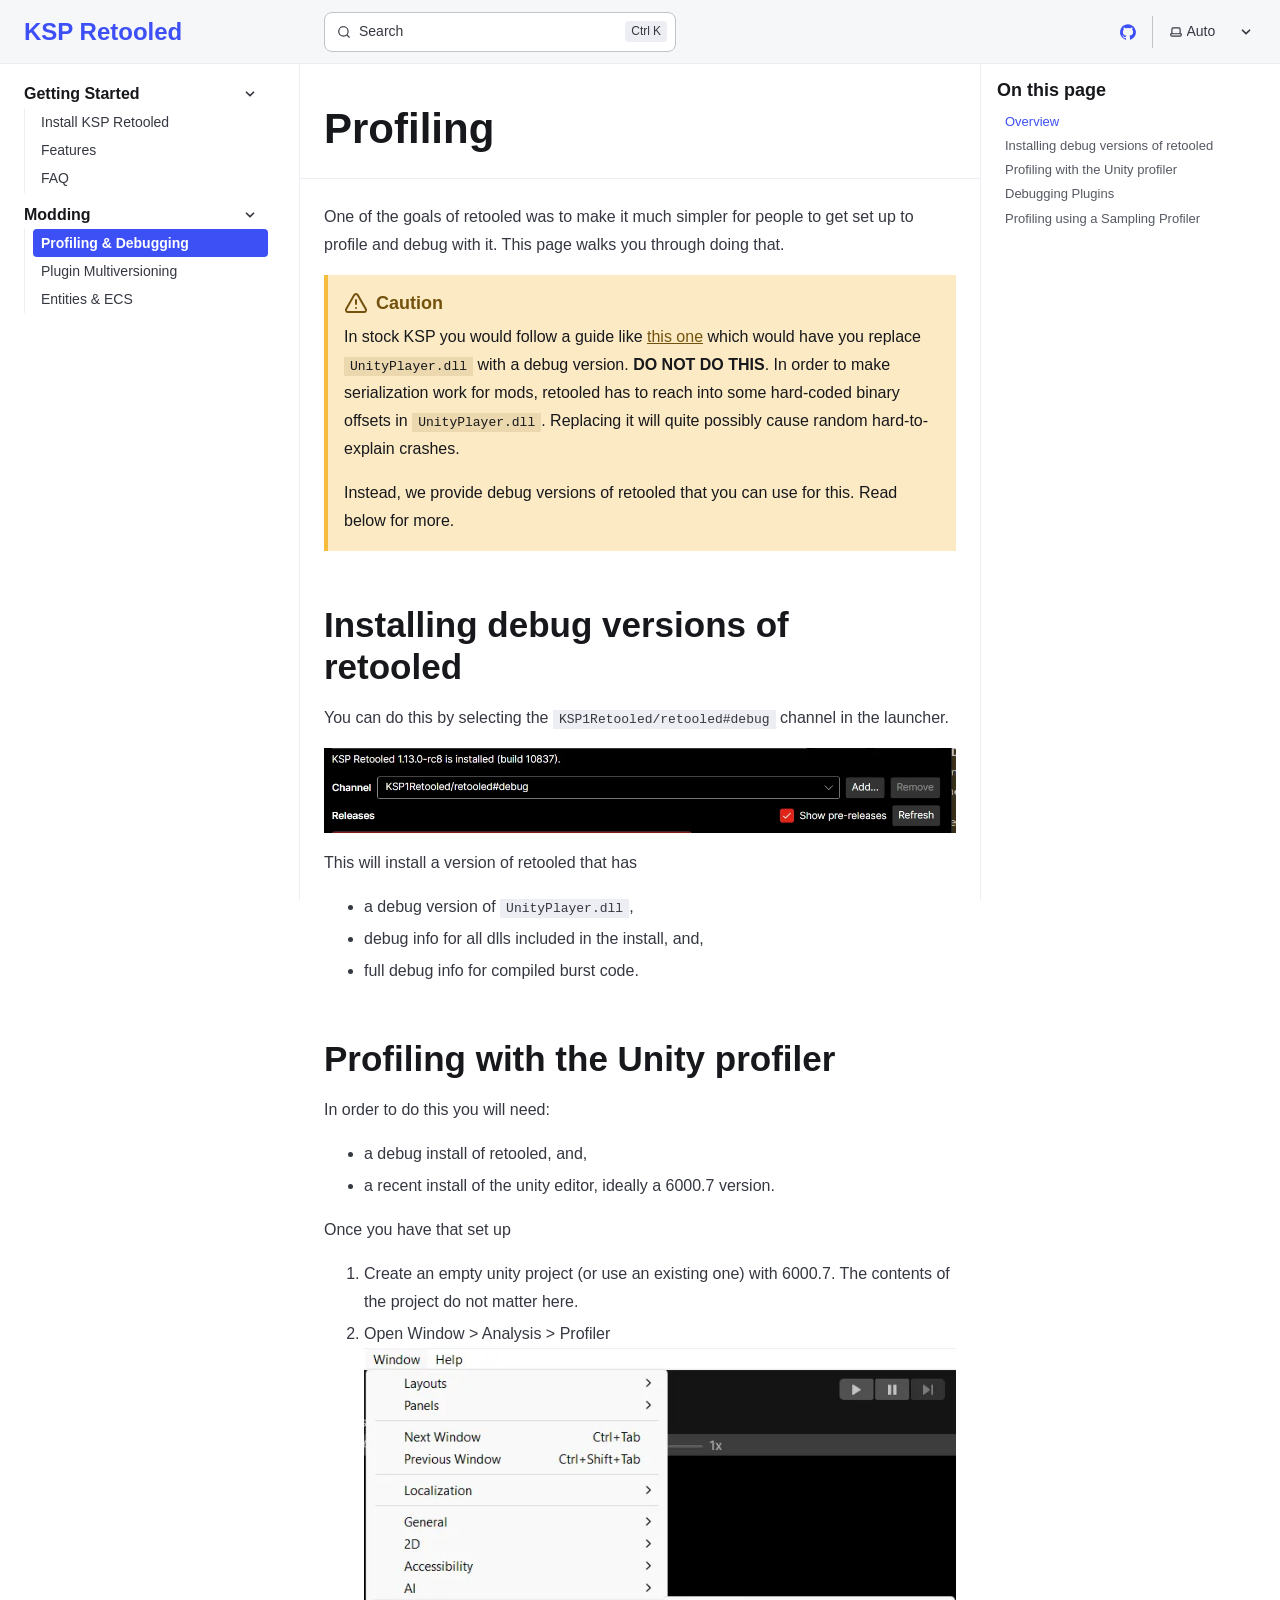
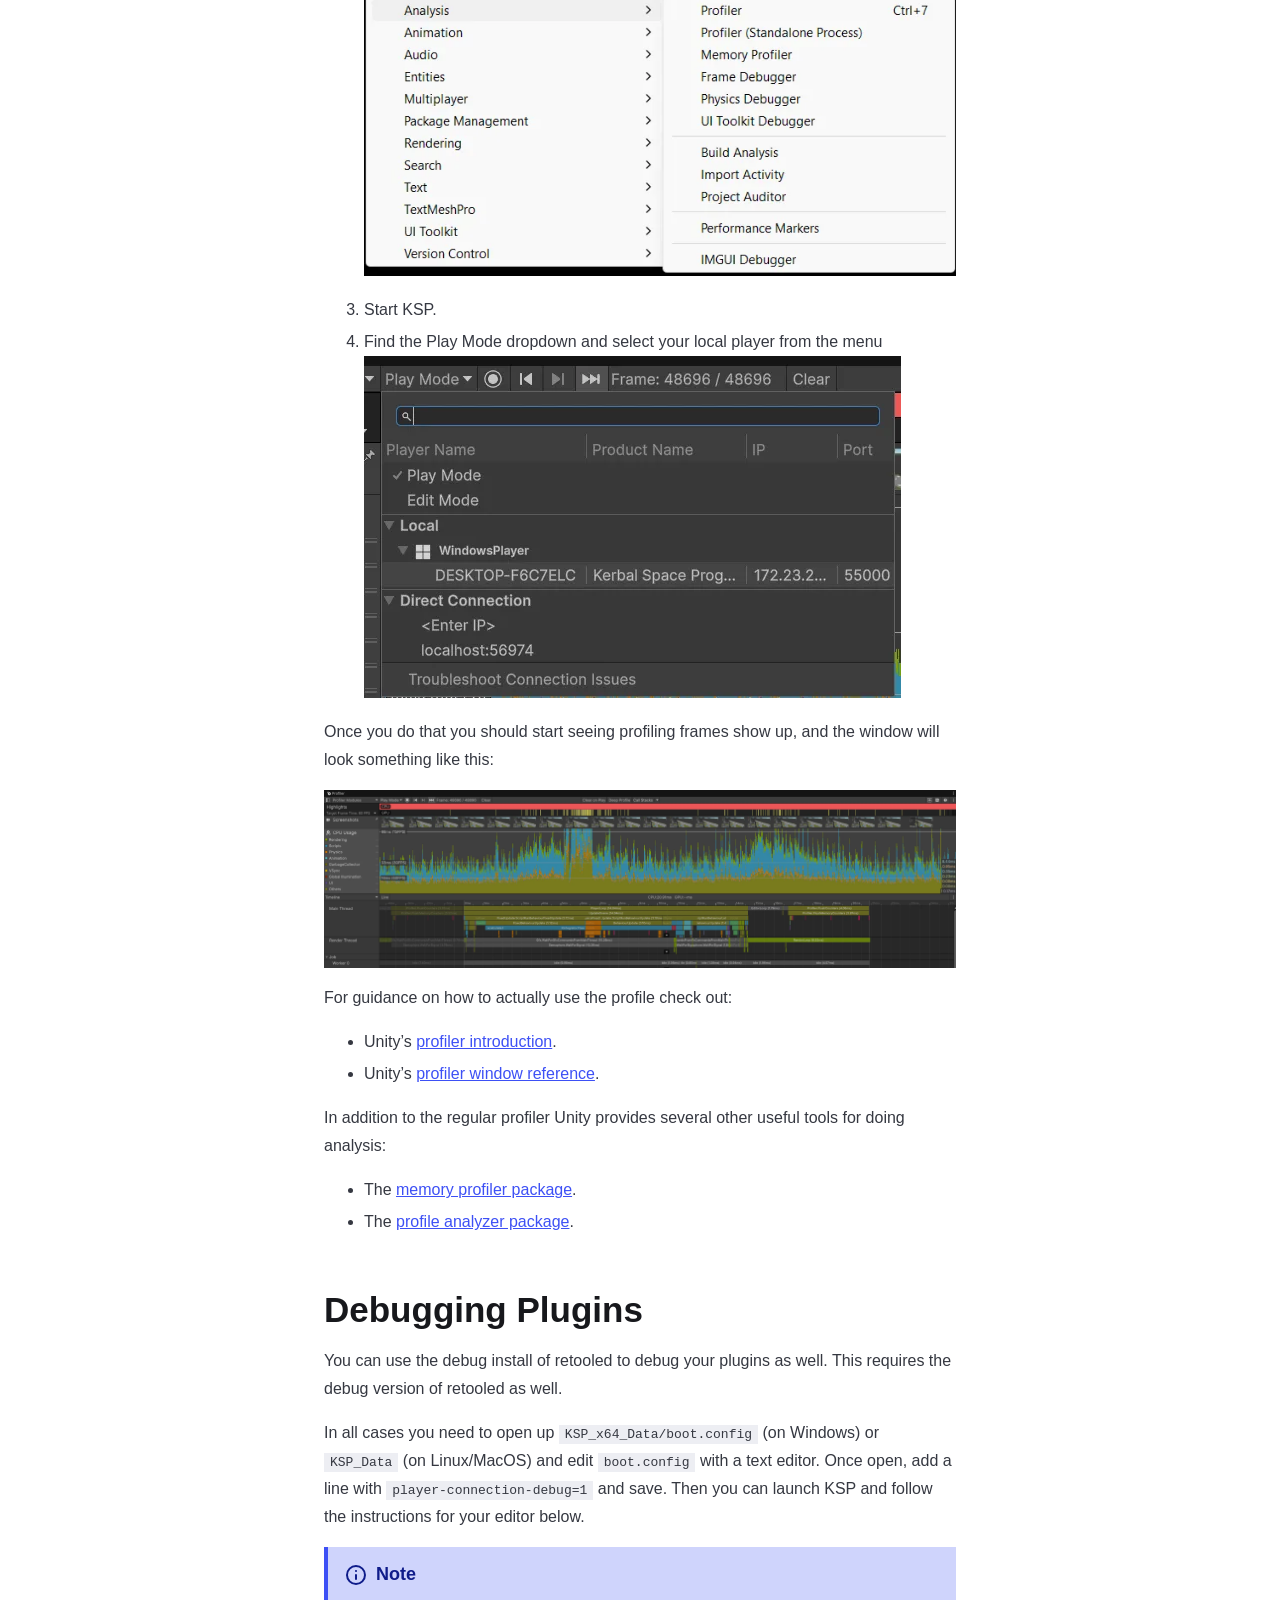
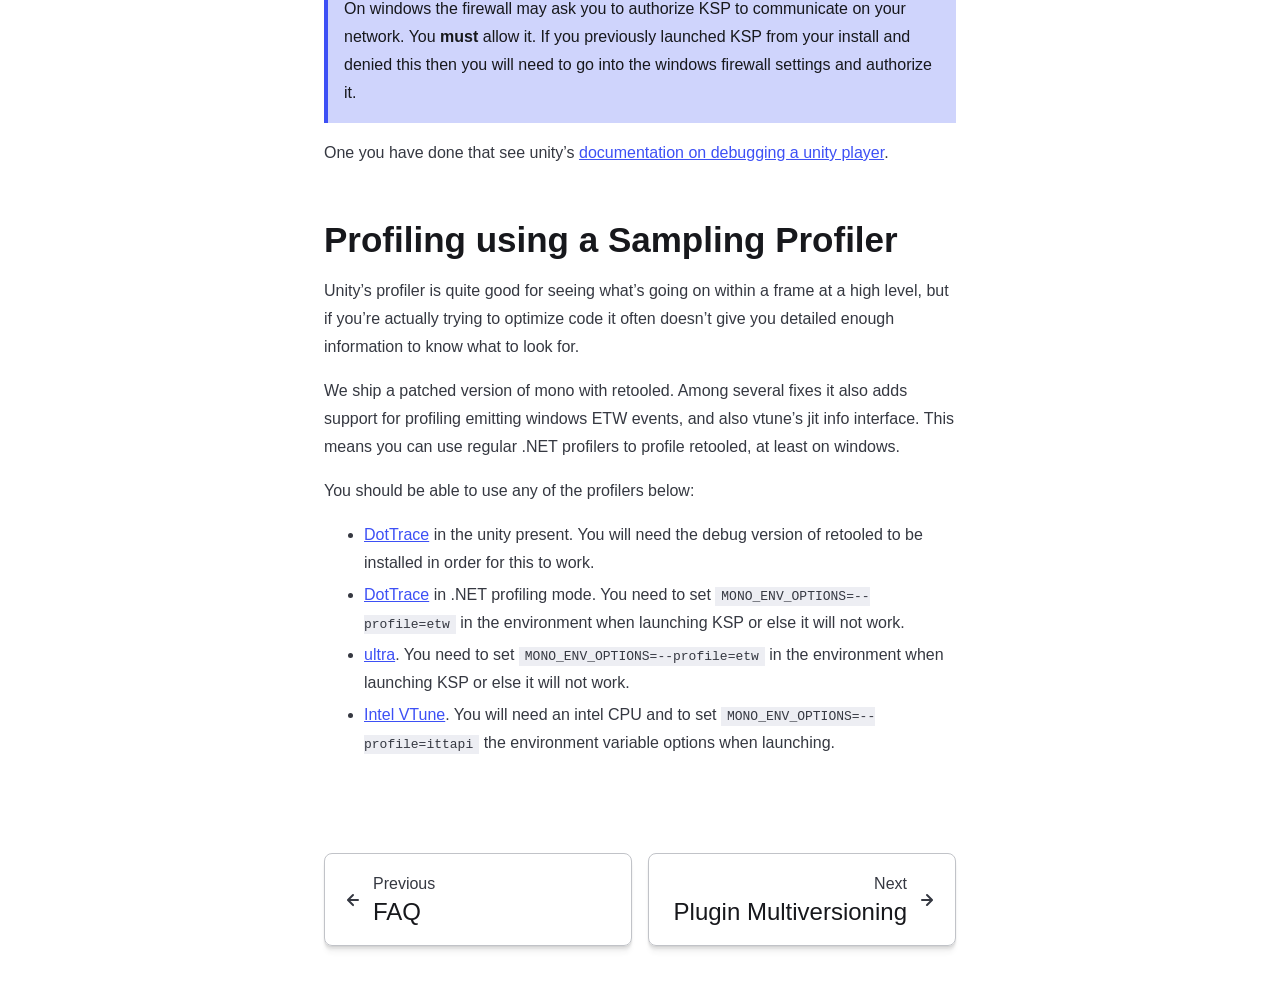
<file: modding/profiling-and-debugging/index.html>
<!DOCTYPE html><html lang="en" dir="ltr" data-theme="dark" data-has-toc data-has-sidebar class="astro-llur3by3"><head><meta charset="utf-8"/><meta name="viewport" content="width=device-width, initial-scale=1"/><title>Profiling | KSP Retooled</title><link rel="canonical" href="https://ksp1retooled.github.io/modding/profiling-and-debugging/"/><link rel="sitemap" href="/sitemap-index.xml"/><link rel="shortcut icon" href="/favicon.svg" type="image/svg+xml"/><meta name="generator" content="Astro v7.4.5"/><meta name="generator" content="Starlight v0.42.8"/><meta property="og:title" content="Profiling"/><meta property="og:type" content="article"/><meta property="og:url" content="https://ksp1retooled.github.io/modding/profiling-and-debugging/"/><meta property="og:locale" content="en"/><meta property="og:description" content="How to profile KSP Retooled"/><meta property="og:site_name" content="KSP Retooled"/><meta name="twitter:card" content="summary_large_image"/><meta name="description" content="How to profile KSP Retooled"/><script>
	window.StarlightThemeProvider = (() => {
		const storedTheme =
			typeof localStorage !== 'undefined' && localStorage.getItem('starlight-theme');
		const theme =
			storedTheme ||
			(window.matchMedia('(prefers-color-scheme: light)').matches ? 'light' : 'dark');
		document.documentElement.dataset.theme = theme === 'light' ? 'light' : 'dark';
		return {
			updatePickers(theme = storedTheme || 'auto') {
				document.querySelectorAll('starlight-theme-select').forEach((picker) => {
					const select = picker.querySelector('select');
					if (select) select.value = theme;
					/** @type {HTMLTemplateElement | null} */
					const tmpl = document.querySelector(`#theme-icons`);
					const newIcon = tmpl && tmpl.content.querySelector('.' + theme);
					if (newIcon) {
						const oldIcon = picker.querySelector('svg.label-icon');
						if (oldIcon) {
							oldIcon.replaceChildren(...newIcon.cloneNode(true).childNodes);
						}
					}
				});
			},
		};
	})();
</script><template id="theme-icons"><svg aria-hidden="true" class="light astro-jecy6uo5" width="16" height="16" viewBox="0 0 24 24" fill="currentColor" style="--sl-icon-size: 1em;"><path d="M5 12a1 1 0 0 0-1-1H3a1 1 0 0 0 0 2h1a1 1 0 0 0 1-1Zm.64 5-.71.71a1 1 0 0 0 0 1.41 1 1 0 0 0 1.41 0l.71-.71A1 1 0 0 0 5.64 17ZM12 5a1 1 0 0 0 1-1V3a1 1 0 0 0-2 0v1a1 1 0 0 0 1 1Zm5.66 2.34a1 1 0 0 0 .7-.29l.71-.71a1 1 0 1 0-1.41-1.41l-.66.71a1 1 0 0 0 0 1.41 1 1 0 0 0 .66.29Zm-12-.29a1 1 0 0 0 1.41 0 1 1 0 0 0 0-1.41l-.71-.71a1.004 1.004 0 1 0-1.43 1.41l.73.71ZM21 11h-1a1 1 0 0 0 0 2h1a1 1 0 0 0 0-2Zm-2.64 6A1 1 0 0 0 17 18.36l.71.71a1 1 0 0 0 1.41 0 1 1 0 0 0 0-1.41l-.76-.66ZM12 6.5a5.5 5.5 0 1 0 5.5 5.5A5.51 5.51 0 0 0 12 6.5Zm0 9a3.5 3.5 0 1 1 0-7 3.5 3.5 0 0 1 0 7Zm0 3.5a1 1 0 0 0-1 1v1a1 1 0 0 0 2 0v-1a1 1 0 0 0-1-1Z"/></svg><svg aria-hidden="true" class="dark astro-jecy6uo5" width="16" height="16" viewBox="0 0 24 24" fill="currentColor" style="--sl-icon-size: 1em;"><path d="M21.64 13a1 1 0 0 0-1.05-.14 8.049 8.049 0 0 1-3.37.73 8.15 8.15 0 0 1-8.14-8.1 8.59 8.59 0 0 1 .25-2A1 1 0 0 0 8 2.36a10.14 10.14 0 1 0 14 11.69 1 1 0 0 0-.36-1.05Zm-9.5 6.69A8.14 8.14 0 0 1 7.08 5.22v.27a10.15 10.15 0 0 0 10.14 10.14 9.784 9.784 0 0 0 2.1-.22 8.11 8.11 0 0 1-7.18 4.32v-.04Z"/></svg><svg aria-hidden="true" class="auto astro-jecy6uo5" width="16" height="16" viewBox="0 0 24 24" fill="currentColor" style="--sl-icon-size: 1em;"><path d="M21 14h-1V7a3 3 0 0 0-3-3H7a3 3 0 0 0-3 3v7H3a1 1 0 0 0-1 1v2a3 3 0 0 0 3 3h14a3 3 0 0 0 3-3v-2a1 1 0 0 0-1-1ZM6 7a1 1 0 0 1 1-1h10a1 1 0 0 1 1 1v7H6V7Zm14 10a1 1 0 0 1-1 1H5a1 1 0 0 1-1-1v-1h16v1Z"/></svg></template><link rel="stylesheet" href="/_astro/print.ehPL0gv-.css" media="print"><link rel="stylesheet" href="/_astro/common.DA2EH9Uy.css"><style>@layer starlight.components{svg:where(.astro-jecy6uo5){color:var(--sl-icon-color);font-size:var(--sl-icon-size,1em);width:1em;height:1em;overflow:visible}}
</style><script type="module" src="/_astro/page.cNngjUgL.js"></script><style>@layer starlight.components{.sl-link-card:where(.astro-n36mnojw){border:1px solid var(--sl-color-gray-5);box-shadow:var(--sl-shadow-sm);border-radius:.5rem;grid-template-columns:1fr auto;gap:.5rem;padding:1rem;display:grid;position:relative}a:where(.astro-n36mnojw){line-height:var(--sl-line-height-headings);text-decoration:none}a:where(.astro-n36mnojw):before{content:"";position:absolute;inset:0}.stack:where(.astro-n36mnojw){flex-direction:column;gap:.5rem}.title:where(.astro-n36mnojw){color:var(--sl-color-white);font-weight:600;font-size:var(--sl-text-lg)}.description:where(.astro-n36mnojw){color:var(--sl-color-gray-3);line-height:1.5}.icon:where(.astro-n36mnojw){color:var(--sl-color-gray-3)}.sl-link-card:where(.astro-n36mnojw):hover{background:var(--sl-color-gray-7,var(--sl-color-gray-6));border-color:var(--sl-color-gray-2)}.sl-link-card:where(.astro-n36mnojw):hover .icon:where(.astro-n36mnojw){color:var(--sl-color-white)}}
</style></head><body class="astro-llur3by3"><a class="sl-skip-link astro-vqb7rw2u" href="#_top">Skip to content</a><div class="page sl-flex astro-a2oh2grn"><header class="header astro-a2oh2grn"><div class="header astro-5xs73h7j"><div class="title-wrapper sl-flex astro-5xs73h7j"><a href="/" class="site-title sl-flex astro-uplevtik"><span class="astro-uplevtik" translate="no">KSP Retooled</span></a></div><div class="sl-flex print:hidden astro-5xs73h7j"><site-search class="astro-5xs73h7j astro-roku3qsy" data-translations="{&quot;placeholder&quot;:&quot;Search&quot;}"><button data-open-modal disabled aria-label="Search" aria-keyshortcuts="Control+K" class="astro-roku3qsy"><svg aria-hidden="true" class="astro-roku3qsy astro-jecy6uo5" width="16" height="16" viewBox="0 0 24 24" fill="currentColor" style="--sl-icon-size: 1em;"><path d="M21.71 20.29 18 16.61A9 9 0 1 0 16.61 18l3.68 3.68a.999.999 0 0 0 1.42 0 1 1 0 0 0 0-1.39ZM11 18a7 7 0 1 1 0-14 7 7 0 0 1 0 14Z"/></svg><span class="sl-hidden md:sl-block astro-roku3qsy" aria-hidden="true">Search</span><kbd class="sl-hidden md:sl-flex astro-roku3qsy" style="display: none;"><kbd class="astro-roku3qsy">Ctrl</kbd><kbd class="astro-roku3qsy">K</kbd></kbd></button><dialog style="padding:0" aria-label="Search" class="astro-roku3qsy"><div class="dialog-frame sl-flex astro-roku3qsy"><button data-close-modal class="sl-flex md:sl-hidden astro-roku3qsy">Cancel</button><div class="search-container astro-roku3qsy"><div id="starlight__search" class="astro-roku3qsy"></div></div></div></dialog></site-search><script>
	(() => {
		const openBtn = document.querySelector('button[data-open-modal]');
		const shortcut = openBtn?.querySelector('kbd');
		if (!openBtn || !(shortcut instanceof HTMLElement)) return;
		const platformKey = shortcut.querySelector('kbd');
		if (platformKey && /(Mac|iPhone|iPod|iPad)/i.test(navigator.platform)) {
			platformKey.textContent = '⌘';
			openBtn.setAttribute('aria-keyshortcuts', 'Meta+K');
		}
		shortcut.style.display = '';
	})();
</script><script type="module" src="/_astro/Search.astro_astro_type_script_index_0_lang.DVuyRw7Q.js"></script></div><div class="sl-hidden md:sl-flex print:hidden right-group astro-5xs73h7j"><div class="sl-flex social-icons astro-5xs73h7j"><a href="https://github.com/KSP1Retooled" rel="me" class="sl-flex astro-wkwzvdjb"><span class="sr-only astro-wkwzvdjb">GitHub</span><svg aria-hidden="true" class="astro-wkwzvdjb astro-jecy6uo5" width="16" height="16" viewBox="0 0 24 24" fill="currentColor" style="--sl-icon-size: 1em;"><path d="M12 .3a12 12 0 0 0-3.8 23.38c.6.12.83-.26.83-.57L9 21.07c-3.34.72-4.04-1.61-4.04-1.61-.55-1.39-1.34-1.76-1.34-1.76-1.08-.74.09-.73.09-.73 1.2.09 1.83 1.24 1.83 1.24 1.08 1.83 2.81 1.3 3.5 1 .1-.78.42-1.31.76-1.61-2.67-.3-5.47-1.33-5.47-5.93 0-1.31.47-2.38 1.24-3.22-.14-.3-.54-1.52.1-3.18 0 0 1-.32 3.3 1.23a11.5 11.5 0 0 1 6 0c2.28-1.55 3.29-1.23 3.29-1.23.64 1.66.24 2.88.12 3.18a4.65 4.65 0 0 1 1.23 3.22c0 4.61-2.8 5.63-5.48 5.92.42.36.81 1.1.81 2.22l-.01 3.29c0 .31.2.69.82.57A12 12 0 0 0 12 .3Z"/></svg></a></div><starlight-theme-select><label style="--sl-select-width: 6.25em" class="astro-mlothew6"><span class="sr-only astro-mlothew6">Select theme</span><svg aria-hidden="true" class="icon label-icon astro-mlothew6 astro-jecy6uo5" width="16" height="16" viewBox="0 0 24 24" fill="currentColor" style="--sl-icon-size: 1em;"><path d="M21 14h-1V7a3 3 0 0 0-3-3H7a3 3 0 0 0-3 3v7H3a1 1 0 0 0-1 1v2a3 3 0 0 0 3 3h14a3 3 0 0 0 3-3v-2a1 1 0 0 0-1-1ZM6 7a1 1 0 0 1 1-1h10a1 1 0 0 1 1 1v7H6V7Zm14 10a1 1 0 0 1-1 1H5a1 1 0 0 1-1-1v-1h16v1Z"/></svg><select autocomplete="off" class="astro-mlothew6"><option value="dark" class="astro-mlothew6">Dark</option><option value="light" class="astro-mlothew6">Light</option><option value="auto" selected class="astro-mlothew6">Auto</option></select><svg aria-hidden="true" class="icon caret astro-mlothew6 astro-jecy6uo5" width="16" height="16" viewBox="0 0 24 24" fill="currentColor" style="--sl-icon-size: 1em;"><path d="M17 9.17a1 1 0 0 0-1.41 0L12 12.71 8.46 9.17a1 1 0 1 0-1.41 1.42l4.24 4.24a1.002 1.002 0 0 0 1.42 0L17 10.59a1.002 1.002 0 0 0 0-1.42Z"/></svg></label></starlight-theme-select><script>
	StarlightThemeProvider.updatePickers();
</script><script type="module">var e=`starlight-theme`,t=e=>e===`auto`||e===`dark`||e===`light`?e:`auto`,n=()=>t(typeof localStorage<`u`&&localStorage.getItem(e));function r(t){typeof localStorage<`u`&&localStorage.setItem(e,t===`light`||t===`dark`?t:``)}var i=()=>matchMedia(`(prefers-color-scheme: light)`).matches?`light`:`dark`;function a(e){StarlightThemeProvider.updatePickers(e),document.documentElement.dataset.theme=e===`auto`?i():e,r(e)}matchMedia(`(prefers-color-scheme: light)`).addEventListener(`change`,()=>{n()===`auto`&&a(`auto`)});var o=class extends HTMLElement{constructor(){super(),a(n()),this.querySelector(`select`)?.addEventListener(`change`,e=>{e.currentTarget instanceof HTMLSelectElement&&a(t(e.currentTarget.value))})}};customElements.define(`starlight-theme-select`,o);</script><script type="module">var e=class extends HTMLElement{constructor(){super();let e=this.querySelector(`select`);e&&(e.addEventListener(`change`,e=>{e.currentTarget instanceof HTMLSelectElement&&(window.location.pathname=e.currentTarget.value)}),window.addEventListener(`pageshow`,t=>{if(!t.persisted)return;let n=e.querySelector(`option[selected]`)?.index;n!==e.selectedIndex&&(e.selectedIndex=n??0)}))}};customElements.define(`starlight-lang-select`,e);</script></div></div></header><nav class="sidebar print:hidden astro-a2oh2grn" aria-label="Main"><button popovertarget="starlight__sidebar" class="sl-menu-button sl-flex md:sl-hidden print:hidden astro-cfumv3mr"><svg aria-hidden="true" class="open-menu astro-cfumv3mr astro-jecy6uo5" width="16" height="16" viewBox="0 0 24 24" fill="currentColor" style="--sl-icon-size: 1em;"><path d="M3 8h18a1 1 0 1 0 0-2H3a1 1 0 0 0 0 2Zm18 8H3a1 1 0 0 0 0 2h18a1 1 0 0 0 0-2Zm0-5H3a1 1 0 0 0 0 2h18a1 1 0 0 0 0-2Z"/></svg><svg aria-hidden="true" class="close-menu astro-cfumv3mr astro-jecy6uo5" width="16" height="16" viewBox="0 0 24 24" fill="currentColor" style="--sl-icon-size: 1em;"><path d="m13.41 12 6.3-6.29a1.004 1.004 0 1 0-1.42-1.42L12 10.59l-6.29-6.3a1.004 1.004 0 0 0-1.42 1.42l6.3 6.29-6.3 6.29a1 1 0 0 0 0 1.42.998.998 0 0 0 1.42 0l6.29-6.3 6.29 6.3a.999.999 0 0 0 1.42 0 1 1 0 0 0 0-1.42L13.41 12Z"/></svg><span class="sr-only astro-cfumv3mr">Menu</span></button><script type="module">var e=class extends HTMLElement{constructor(){super();let e=matchMedia(`(min-width: 50em)`),t=()=>{this.popover=e.matches?null:`auto`};t(),e.addEventListener(`change`,()=>t()),this.addEventListener(`toggle`,({newState:e})=>this.trapFocus(e===`open`))}trapFocus(e){document.querySelectorAll(`.main-frame, .sl-skip-link`).forEach(t=>{t.toggleAttribute(`inert`,e)})}};customElements.define(`sl-sidebar-pane`,e);</script><sl-sidebar-pane popover id="starlight__sidebar" class="sidebar-pane astro-a2oh2grn"><div class="sidebar-content sl-flex astro-a2oh2grn"><sl-sidebar-state-persist data-hash="1yf5z42" class="astro-kxdr3ozl"><script aria-hidden="true">
		(() => {
			try {
				if (!matchMedia('(min-width: 50em)').matches) return;
				/** @type {HTMLElement | null} */
				const target = document.querySelector('sl-sidebar-state-persist');
				const state = JSON.parse(sessionStorage.getItem('sl-sidebar-state') || '0');
				if (!target || !state || target.dataset.hash !== state.hash) return;
				window._starlightScrollRestore = state.scroll;
				customElements.define(
					'sl-sidebar-restore',
					class SidebarRestore extends HTMLElement {
						connectedCallback() {
							try {
								const idx = parseInt(this.dataset.index || '');
								const details = this.closest('details');
								if (details && typeof state.open[idx] === 'boolean') details.open = state.open[idx];
							} catch {}
						}
					}
				);
			} catch {}
		})();
	</script><ul class="top-level astro-ayl66z6a"><li class="astro-ayl66z6a"><details open class="astro-ayl66z6a"><summary class="astro-ayl66z6a"><span class="group-label astro-ayl66z6a"><span class="large astro-ayl66z6a">Getting Started</span></span><svg aria-hidden="true" class="caret astro-ayl66z6a astro-jecy6uo5" width="16" height="16" viewBox="0 0 24 24" fill="currentColor" style="--sl-icon-size: 1.25rem;"><path d="m14.83 11.29-4.24-4.24a1 1 0 1 0-1.42 1.41L12.71 12l-3.54 3.54a1 1 0 0 0 0 1.41 1 1 0 0 0 .71.29 1 1 0 0 0 .71-.29l4.24-4.24a1.002 1.002 0 0 0 0-1.42Z"/></svg></summary><sl-sidebar-restore data-index="0"></sl-sidebar-restore><ul class="astro-ayl66z6a"><li class="astro-ayl66z6a"><a href="/install/" class="astro-ayl66z6a"><span class="astro-ayl66z6a">Install KSP Retooled</span></a></li><li class="astro-ayl66z6a"><a href="/features/" class="astro-ayl66z6a"><span class="astro-ayl66z6a">Features</span></a></li><li class="astro-ayl66z6a"><a href="/faq/" class="astro-ayl66z6a"><span class="astro-ayl66z6a">FAQ</span></a></li></ul></details></li><li class="astro-ayl66z6a"><details open class="astro-ayl66z6a"><summary class="astro-ayl66z6a"><span class="group-label astro-ayl66z6a"><span class="large astro-ayl66z6a">Modding</span></span><svg aria-hidden="true" class="caret astro-ayl66z6a astro-jecy6uo5" width="16" height="16" viewBox="0 0 24 24" fill="currentColor" style="--sl-icon-size: 1.25rem;"><path d="m14.83 11.29-4.24-4.24a1 1 0 1 0-1.42 1.41L12.71 12l-3.54 3.54a1 1 0 0 0 0 1.41 1 1 0 0 0 .71.29 1 1 0 0 0 .71-.29l4.24-4.24a1.002 1.002 0 0 0 0-1.42Z"/></svg></summary><sl-sidebar-restore data-index="1"></sl-sidebar-restore><ul class="astro-ayl66z6a"><li class="astro-ayl66z6a"><a href="/modding/profiling-and-debugging/" aria-current="page" class="astro-ayl66z6a"><span class="astro-ayl66z6a">Profiling &amp; Debugging</span></a></li><li class="astro-ayl66z6a"><a href="/modding/plugin-multiversioning/" class="astro-ayl66z6a"><span class="astro-ayl66z6a">Plugin Multiversioning</span></a></li><li class="astro-ayl66z6a"><a href="/modding/using-ecs-in-mods/" class="astro-ayl66z6a"><span class="astro-ayl66z6a">Entities &amp; ECS</span></a></li></ul></details></li></ul><script aria-hidden="true">
		(() => {
			const scroller = document.getElementById('starlight__sidebar');
			if (!window._starlightScrollRestore || !scroller) return;
			scroller.scrollTop = window._starlightScrollRestore;
			delete window._starlightScrollRestore;
		})();
	</script></sl-sidebar-state-persist><div class="md:sl-hidden"><div class="mobile-preferences sl-flex astro-qibu6gnn"><div class="social-icons astro-qibu6gnn"><a href="https://github.com/KSP1Retooled" rel="me" class="sl-flex astro-wkwzvdjb"><span class="sr-only astro-wkwzvdjb">GitHub</span><svg aria-hidden="true" class="astro-wkwzvdjb astro-jecy6uo5" width="16" height="16" viewBox="0 0 24 24" fill="currentColor" style="--sl-icon-size: 1em;"><path d="M12 .3a12 12 0 0 0-3.8 23.38c.6.12.83-.26.83-.57L9 21.07c-3.34.72-4.04-1.61-4.04-1.61-.55-1.39-1.34-1.76-1.34-1.76-1.08-.74.09-.73.09-.73 1.2.09 1.83 1.24 1.83 1.24 1.08 1.83 2.81 1.3 3.5 1 .1-.78.42-1.31.76-1.61-2.67-.3-5.47-1.33-5.47-5.93 0-1.31.47-2.38 1.24-3.22-.14-.3-.54-1.52.1-3.18 0 0 1-.32 3.3 1.23a11.5 11.5 0 0 1 6 0c2.28-1.55 3.29-1.23 3.29-1.23.64 1.66.24 2.88.12 3.18a4.65 4.65 0 0 1 1.23 3.22c0 4.61-2.8 5.63-5.48 5.92.42.36.81 1.1.81 2.22l-.01 3.29c0 .31.2.69.82.57A12 12 0 0 0 12 .3Z"/></svg></a></div><starlight-theme-select><label style="--sl-select-width: 6.25em" class="astro-mlothew6"><span class="sr-only astro-mlothew6">Select theme</span><svg aria-hidden="true" class="icon label-icon astro-mlothew6 astro-jecy6uo5" width="16" height="16" viewBox="0 0 24 24" fill="currentColor" style="--sl-icon-size: 1em;"><path d="M21 14h-1V7a3 3 0 0 0-3-3H7a3 3 0 0 0-3 3v7H3a1 1 0 0 0-1 1v2a3 3 0 0 0 3 3h14a3 3 0 0 0 3-3v-2a1 1 0 0 0-1-1ZM6 7a1 1 0 0 1 1-1h10a1 1 0 0 1 1 1v7H6V7Zm14 10a1 1 0 0 1-1 1H5a1 1 0 0 1-1-1v-1h16v1Z"/></svg><select autocomplete="off" class="astro-mlothew6"><option value="dark" class="astro-mlothew6">Dark</option><option value="light" class="astro-mlothew6">Light</option><option value="auto" selected class="astro-mlothew6">Auto</option></select><svg aria-hidden="true" class="icon caret astro-mlothew6 astro-jecy6uo5" width="16" height="16" viewBox="0 0 24 24" fill="currentColor" style="--sl-icon-size: 1em;"><path d="M17 9.17a1 1 0 0 0-1.41 0L12 12.71 8.46 9.17a1 1 0 1 0-1.41 1.42l4.24 4.24a1.002 1.002 0 0 0 1.42 0L17 10.59a1.002 1.002 0 0 0 0-1.42Z"/></svg></label></starlight-theme-select><script>
	StarlightThemeProvider.updatePickers();
</script></div></div></div></sl-sidebar-pane></nav><div class="main-frame astro-a2oh2grn"><script type="module">var e=document.getElementById(`starlight__sidebar`),t=e?.querySelector(`sl-sidebar-state-persist`),n=`sl-sidebar-state`,r=()=>{let r=[],i=t?.dataset.hash||``;try{let e=sessionStorage.getItem(n),t=JSON.parse(e||`{}`);Array.isArray(t.open)&&t.hash===i&&(r=t.open)}catch{}return{hash:i,open:r,scroll:e?.scrollTop||0}},i=e=>{try{sessionStorage.setItem(n,JSON.stringify(e))}catch{}},a=()=>i(r()),o=(e,t)=>{let n=r();n.open[t]=e,i(n)};t?.addEventListener(`click`,e=>{if(!(e.target instanceof Element))return;let t=e.target.closest(`summary`)?.closest(`details`);if(!t)return;let n=t.querySelector(`sl-sidebar-restore`),r=parseInt(n?.dataset.index||``);isNaN(r)||o(!t.open,r)}),addEventListener(`visibilitychange`,()=>{document.visibilityState===`hidden`&&a()});</script><div class="lg:sl-flex astro-76to6mrb"><aside class="right-sidebar-container print:hidden astro-76to6mrb"><div class="right-sidebar astro-76to6mrb"><div class="lg:sl-hidden astro-sgeegkuo"><mobile-starlight-toc data-min-h="2" data-max-h="3" class="astro-oa5yilbk"><nav aria-labelledby="starlight__on-this-page--mobile" class="astro-oa5yilbk"><details id="starlight__mobile-toc" class="astro-oa5yilbk"><summary id="starlight__on-this-page--mobile" class="sl-flex astro-oa5yilbk"><span class="toggle sl-flex astro-oa5yilbk">On this page<svg aria-hidden="true" class="caret astro-oa5yilbk astro-jecy6uo5" width="16" height="16" viewBox="0 0 24 24" fill="currentColor" style="--sl-icon-size: 1rem;"><path d="m14.83 11.29-4.24-4.24a1 1 0 1 0-1.42 1.41L12.71 12l-3.54 3.54a1 1 0 0 0 0 1.41 1 1 0 0 0 .71.29 1 1 0 0 0 .71-.29l4.24-4.24a1.002 1.002 0 0 0 0-1.42Z"/></svg></span><span class="display-current astro-oa5yilbk"></span></summary><div class="dropdown astro-oa5yilbk"><ul class="isMobile astro-wjrcbrtw" style="--depth: 0;"><li style="--depth: 0;" class="astro-wjrcbrtw"><a href="#_top" style="--depth: 0;" class="astro-wjrcbrtw"><span style="--depth: 0;" class="astro-wjrcbrtw">Overview</span></a></li><li style="--depth: 0;" class="astro-wjrcbrtw"><a href="#installing-debug-versions-of-retooled" style="--depth: 0;" class="astro-wjrcbrtw"><span style="--depth: 0;" class="astro-wjrcbrtw">Installing debug versions of retooled</span></a></li><li style="--depth: 0;" class="astro-wjrcbrtw"><a href="#profiling-with-the-unity-profiler" style="--depth: 0;" class="astro-wjrcbrtw"><span style="--depth: 0;" class="astro-wjrcbrtw">Profiling with the Unity profiler</span></a></li><li style="--depth: 0;" class="astro-wjrcbrtw"><a href="#debugging-plugins" style="--depth: 0;" class="astro-wjrcbrtw"><span style="--depth: 0;" class="astro-wjrcbrtw">Debugging Plugins</span></a></li><li style="--depth: 0;" class="astro-wjrcbrtw"><a href="#profiling-using-a-sampling-profiler" style="--depth: 0;" class="astro-wjrcbrtw"><span style="--depth: 0;" class="astro-wjrcbrtw">Profiling using a Sampling Profiler</span></a></li></ul></div></details></nav></mobile-starlight-toc><script type="module" src="/_astro/MobileTableOfContents.astro_astro_type_script_index_0_lang.C3fM4Kra.js"></script></div><div class="right-sidebar-panel sl-hidden lg:sl-block astro-sgeegkuo"><div class="sl-container astro-sgeegkuo"><starlight-toc data-min-h="2" data-max-h="3"><nav aria-labelledby="starlight__on-this-page"><h2 id="starlight__on-this-page">On this page</h2><ul class="astro-wjrcbrtw" style="--depth: 0;"><li style="--depth: 0;" class="astro-wjrcbrtw"><a href="#_top" style="--depth: 0;" class="astro-wjrcbrtw"><span style="--depth: 0;" class="astro-wjrcbrtw">Overview</span></a></li><li style="--depth: 0;" class="astro-wjrcbrtw"><a href="#installing-debug-versions-of-retooled" style="--depth: 0;" class="astro-wjrcbrtw"><span style="--depth: 0;" class="astro-wjrcbrtw">Installing debug versions of retooled</span></a></li><li style="--depth: 0;" class="astro-wjrcbrtw"><a href="#profiling-with-the-unity-profiler" style="--depth: 0;" class="astro-wjrcbrtw"><span style="--depth: 0;" class="astro-wjrcbrtw">Profiling with the Unity profiler</span></a></li><li style="--depth: 0;" class="astro-wjrcbrtw"><a href="#debugging-plugins" style="--depth: 0;" class="astro-wjrcbrtw"><span style="--depth: 0;" class="astro-wjrcbrtw">Debugging Plugins</span></a></li><li style="--depth: 0;" class="astro-wjrcbrtw"><a href="#profiling-using-a-sampling-profiler" style="--depth: 0;" class="astro-wjrcbrtw"><span style="--depth: 0;" class="astro-wjrcbrtw">Profiling using a Sampling Profiler</span></a></li></ul></nav></starlight-toc><script type="module" src="/_astro/TableOfContents.astro_astro_type_script_index_0_lang.BpJaGz7G.js"></script></div></div></div></aside><div class="main-pane astro-76to6mrb"><main data-pagefind-body class="astro-llur3by3" lang="en" dir="ltr"><div class="content-panel astro-zcw5euxo"><div class="sl-container astro-zcw5euxo"><h1 id="_top" class="astro-oztgtmio">Profiling</h1></div></div><div class="content-panel astro-zcw5euxo"><div class="sl-container astro-zcw5euxo"><div class="sl-markdown-content">
<p>One of the goals of retooled was to make it much simpler for people to get set
up to profile and debug with it. This page walks you through doing that.</p>
<aside aria-label="Caution" class="starlight-aside starlight-aside--caution"><p class="starlight-aside__title" aria-hidden="true"><svg aria-hidden="true" class="starlight-aside__icon astro-jecy6uo5" width="16" height="16" viewBox="0 0 24 24" fill="currentColor" style="--sl-icon-size: 1em;"><path d="M12 16a1 1 0 1 0 0 2 1 1 0 0 0 0-2Zm10.67 1.47-8.05-14a3 3 0 0 0-5.24 0l-8 14A3 3 0 0 0 3.94 22h16.12a3 3 0 0 0 2.61-4.53Zm-1.73 2a1 1 0 0 1-.88.51H3.94a1 1 0 0 1-.88-.51 1 1 0 0 1 0-1l8-14a1 1 0 0 1 1.78 0l8.05 14a1 1 0 0 1 .05 1.02v-.02ZM12 8a1 1 0 0 0-1 1v4a1 1 0 0 0 2 0V9a1 1 0 0 0-1-1Z"/></svg>Caution</p><div class="starlight-aside__content"><p>In stock KSP you would follow a guide like <a href="https://gist.github.com/gotmachine/d973adcb9ae413386291170fa346d043">this one</a>
which would have you replace <code dir="auto">UnityPlayer.dll</code> with a debug version.
<strong>DO NOT DO THIS</strong>. In order to make serialization work for mods, retooled
has to reach into some hard-coded binary offsets in <code dir="auto">UnityPlayer.dll</code>.
Replacing it will quite possibly cause random hard-to-explain crashes.</p><p>Instead, we provide debug versions of retooled that you can use for this.
Read below for more.</p></div></aside>
<div class="sl-heading-wrapper level-h2"><h2 id="installing-debug-versions-of-retooled">Installing debug versions of retooled</h2><a class="sl-anchor-link" href="#installing-debug-versions-of-retooled"><span aria-hidden="true" class="sl-anchor-icon"><svg width="16" height="16" viewBox="0 0 24 24" fill="currentColor"><path d="m12.11 15.39-3.88 3.88a2.52 2.52 0 0 1-3.5 0 2.47 2.47 0 0 1 0-3.5l3.88-3.88a1 1 0 1 0-1.42-1.42l-3.88 3.89a4.48 4.48 0 0 0 6.33 6.33l3.89-3.88a1 1 0 0 0-1.42-1.42m8.58-12.08a4.49 4.49 0 0 0-6.33 0l-3.89 3.88a1 1 0 1 0 1.42 1.42l3.88-3.88a2.52 2.52 0 0 1 3.5 0 2.47 2.47 0 0 1 0 3.5l-3.88 3.88a1 1 0 0 0 0 1.42 1 1 0 0 0 1.42 0l3.88-3.89a4.49 4.49 0 0 0 0-6.33M8.83 15.17a1 1 0 0 0 .71.29 1 1 0 0 0 .71-.29l4.92-4.92a1 1 0 1 0-1.42-1.42l-4.92 4.92a1 1 0 0 0 0 1.42"></path></svg></span><span class="sr-only" data-pagefind-ignore>Section titled “Installing debug versions of retooled”</span></a></div>
<p>You can do this by selecting the <code dir="auto">KSP1Retooled/retooled#debug</code> channel in the
launcher.</p>
<p><img src="/_astro/01-launcher-debug-channel.Br8kliqC_ZldFH5.webp" alt="a screenshot of the launcher channel" loading="lazy" decoding="async" width="1127" height="152"></p>
<p>This will install a version of retooled that has</p>
<ul>
<li>a debug version of <code dir="auto">UnityPlayer.dll</code>,</li>
<li>debug info for all dlls included in the install, and,</li>
<li>full debug info for compiled burst code.</li>
</ul>
<div class="sl-heading-wrapper level-h2"><h2 id="profiling-with-the-unity-profiler">Profiling with the Unity profiler</h2><a class="sl-anchor-link" href="#profiling-with-the-unity-profiler"><span aria-hidden="true" class="sl-anchor-icon"><svg width="16" height="16" viewBox="0 0 24 24" fill="currentColor"><path d="m12.11 15.39-3.88 3.88a2.52 2.52 0 0 1-3.5 0 2.47 2.47 0 0 1 0-3.5l3.88-3.88a1 1 0 1 0-1.42-1.42l-3.88 3.89a4.48 4.48 0 0 0 6.33 6.33l3.89-3.88a1 1 0 0 0-1.42-1.42m8.58-12.08a4.49 4.49 0 0 0-6.33 0l-3.89 3.88a1 1 0 1 0 1.42 1.42l3.88-3.88a2.52 2.52 0 0 1 3.5 0 2.47 2.47 0 0 1 0 3.5l-3.88 3.88a1 1 0 0 0 0 1.42 1 1 0 0 0 1.42 0l3.88-3.89a4.49 4.49 0 0 0 0-6.33M8.83 15.17a1 1 0 0 0 .71.29 1 1 0 0 0 .71-.29l4.92-4.92a1 1 0 1 0-1.42-1.42l-4.92 4.92a1 1 0 0 0 0 1.42"></path></svg></span><span class="sr-only" data-pagefind-ignore>Section titled “Profiling with the Unity profiler”</span></a></div>
<p>In order to do this you will need:</p>
<ul>
<li>a debug install of retooled, and,</li>
<li>a recent install of the unity editor, ideally a 6000.7 version.</li>
</ul>
<p>Once you have that set up</p>
<ol>
<li>Create an empty unity project (or use an existing one) with 6000.7. The
contents of the project do not matter here.</li>
<li>Open Window &gt; Analysis &gt; Profiler
<img src="/_astro/02-profiling-window.C_ftbpfR_Z1wcGeC.webp" alt loading="lazy" decoding="async" width="696" height="621"></li>
<li>Start KSP.</li>
<li>Find the Play Mode dropdown and select your local player from the menu
<img src="/_astro/03-choose-ksp.BHXuq5sH_Z1nUHrH.webp" alt loading="lazy" decoding="async" width="537" height="342"></li>
</ol>
<p>Once you do that you should start seeing profiling frames show up, and the window
will look something like this:</p>
<p><img src="/_astro/04-profiling-window.AHJcH0gk_Z2cru3r.webp" alt loading="lazy" decoding="async" width="2552" height="721"></p>
<p>For guidance on how to actually use the profile check out:</p>
<ul>
<li>Unity’s <a href="https://docs.unity.com/en-us/engine/6000.7/manual/analysis/profiler/introduction">profiler introduction</a>.</li>
<li>Unity’s <a href="https://docs.unity.com/en-us/engine/6000.7/manual/analysis/profiler/window">profiler window reference</a>.</li>
</ul>
<p>In addition to the regular profiler Unity provides several other useful tools
for doing analysis:</p>
<ul>
<li>The <a href="https://docs.unity3d.com/Packages/com.unity.memoryprofiler@1.2/manual/index.html">memory profiler package</a>.</li>
<li>The <a href="https://docs.unity3d.com/Packages/com.unity.performance.profile-analyzer@1.4/manual/index.html">profile analyzer package</a>.</li>
</ul>
<div class="sl-heading-wrapper level-h2"><h2 id="debugging-plugins">Debugging Plugins</h2><a class="sl-anchor-link" href="#debugging-plugins"><span aria-hidden="true" class="sl-anchor-icon"><svg width="16" height="16" viewBox="0 0 24 24" fill="currentColor"><path d="m12.11 15.39-3.88 3.88a2.52 2.52 0 0 1-3.5 0 2.47 2.47 0 0 1 0-3.5l3.88-3.88a1 1 0 1 0-1.42-1.42l-3.88 3.89a4.48 4.48 0 0 0 6.33 6.33l3.89-3.88a1 1 0 0 0-1.42-1.42m8.58-12.08a4.49 4.49 0 0 0-6.33 0l-3.89 3.88a1 1 0 1 0 1.42 1.42l3.88-3.88a2.52 2.52 0 0 1 3.5 0 2.47 2.47 0 0 1 0 3.5l-3.88 3.88a1 1 0 0 0 0 1.42 1 1 0 0 0 1.42 0l3.88-3.89a4.49 4.49 0 0 0 0-6.33M8.83 15.17a1 1 0 0 0 .71.29 1 1 0 0 0 .71-.29l4.92-4.92a1 1 0 1 0-1.42-1.42l-4.92 4.92a1 1 0 0 0 0 1.42"></path></svg></span><span class="sr-only" data-pagefind-ignore>Section titled “Debugging Plugins”</span></a></div>
<p>You can use the debug install of retooled to debug your plugins as well. This
requires the debug version of retooled as well.</p>
<p>In all cases you need to open up <code dir="auto">KSP_x64_Data/boot.config</code> (on Windows) or
<code dir="auto">KSP_Data</code> (on Linux/MacOS) and edit <code dir="auto">boot.config</code> with a text editor.
Once open, add a line with <code dir="auto">player-connection-debug=1</code> and save.
Then you can launch KSP and follow the instructions for your editor
below.</p>
<aside aria-label="Note" class="starlight-aside starlight-aside--note"><p class="starlight-aside__title" aria-hidden="true"><svg aria-hidden="true" class="starlight-aside__icon astro-jecy6uo5" width="16" height="16" viewBox="0 0 24 24" fill="currentColor" style="--sl-icon-size: 1em;"><path d="M12 11a1 1 0 0 0-1 1v4a1 1 0 0 0 2 0v-4a1 1 0 0 0-1-1Zm.38-3.92a1 1 0 0 0-.76 0 1 1 0 0 0-.33.21 1.15 1.15 0 0 0-.21.33 1 1 0 0 0 .21 1.09c.097.088.209.16.33.21A1 1 0 0 0 13 8a1.05 1.05 0 0 0-.29-.71 1 1 0 0 0-.33-.21ZM12 2a10 10 0 1 0 0 20 10 10 0 0 0 0-20Zm0 18a8 8 0 1 1 0-16.001A8 8 0 0 1 12 20Z"/></svg>Note</p><div class="starlight-aside__content"><p>On windows the firewall may ask you to authorize KSP to communicate on your network.
You <strong>must</strong> allow it. If you previously launched KSP from your install and denied
this then you will need to go into the windows firewall settings and authorize it.</p></div></aside>
<p>One you have done that see unity’s <a href="https://docs.unity.com/en-us/engine/6000.7/manual/programming-environment/environment-and-tools/debugging-and-diagnostics/managed-code-debugging">documentation on debugging a unity player</a>.</p>
<div class="sl-heading-wrapper level-h2"><h2 id="profiling-using-a-sampling-profiler">Profiling using a Sampling Profiler</h2><a class="sl-anchor-link" href="#profiling-using-a-sampling-profiler"><span aria-hidden="true" class="sl-anchor-icon"><svg width="16" height="16" viewBox="0 0 24 24" fill="currentColor"><path d="m12.11 15.39-3.88 3.88a2.52 2.52 0 0 1-3.5 0 2.47 2.47 0 0 1 0-3.5l3.88-3.88a1 1 0 1 0-1.42-1.42l-3.88 3.89a4.48 4.48 0 0 0 6.33 6.33l3.89-3.88a1 1 0 0 0-1.42-1.42m8.58-12.08a4.49 4.49 0 0 0-6.33 0l-3.89 3.88a1 1 0 1 0 1.42 1.42l3.88-3.88a2.52 2.52 0 0 1 3.5 0 2.47 2.47 0 0 1 0 3.5l-3.88 3.88a1 1 0 0 0 0 1.42 1 1 0 0 0 1.42 0l3.88-3.89a4.49 4.49 0 0 0 0-6.33M8.83 15.17a1 1 0 0 0 .71.29 1 1 0 0 0 .71-.29l4.92-4.92a1 1 0 1 0-1.42-1.42l-4.92 4.92a1 1 0 0 0 0 1.42"></path></svg></span><span class="sr-only" data-pagefind-ignore>Section titled “Profiling using a Sampling Profiler”</span></a></div>
<p>Unity’s profiler is quite good for seeing what’s going on within a frame at a high
level, but if you’re actually trying to optimize code it often doesn’t give you
detailed enough information to know what to look for.</p>
<p>We ship a patched version of mono with retooled. Among several fixes it also adds
support for profiling emitting windows ETW events, and also vtune’s jit info
interface. This means you can use regular .NET profilers to profile retooled, at
least on windows.</p>
<p>You should be able to use any of the profilers below:</p>
<ul>
<li><a href="https://www.jetbrains.com/help/profiler/Get_Started_with_Performance_Viewer.html">DotTrace</a> in the unity present. You will need the debug version of retooled to
be installed in order for this to work.</li>
<li><a href="https://www.jetbrains.com/help/profiler/Get_Started_with_Performance_Viewer.html">DotTrace</a> in .NET profiling mode. You need to set <code dir="auto">MONO_ENV_OPTIONS=--profile=etw</code>
in the environment when launching KSP or else it will not work.</li>
<li><a href="https://github.com/xoofx/ultra">ultra</a>. You  need to set
<code dir="auto">MONO_ENV_OPTIONS=--profile=etw</code> in the environment when launching KSP or else it
will not work.</li>
<li><a href="https://www.intel.com/content/www/us/en/developer/tools/oneapi/vtune-profiler.html">Intel VTune</a>. You will need an intel CPU and to set
<code dir="auto">MONO_ENV_OPTIONS=--profile=ittapi</code> the environment variable options when launching.</li>
</ul></div><footer class="sl-flex astro-2vrbd66l"><div class="meta sl-flex astro-2vrbd66l"></div><div class="pagination-links print:hidden astro-u7d37uqv" dir="ltr"><a href="/faq/" rel="prev" class="astro-u7d37uqv"><svg aria-hidden="true" class="astro-u7d37uqv astro-jecy6uo5" width="16" height="16" viewBox="0 0 24 24" fill="currentColor" style="--sl-icon-size: 1.5rem;"><path d="M17 11H9.41l3.3-3.29a1.004 1.004 0 1 0-1.42-1.42l-5 5a1 1 0 0 0-.21.33 1 1 0 0 0 0 .76 1 1 0 0 0 .21.33l5 5a1.002 1.002 0 0 0 1.639-.325 1 1 0 0 0-.219-1.095L9.41 13H17a1 1 0 0 0 0-2Z"/></svg><span class="astro-u7d37uqv">Previous<br class="astro-u7d37uqv"><span class="link-title astro-u7d37uqv">FAQ</span></span></a><a href="/modding/plugin-multiversioning/" rel="next" class="astro-u7d37uqv"><svg aria-hidden="true" class="astro-u7d37uqv astro-jecy6uo5" width="16" height="16" viewBox="0 0 24 24" fill="currentColor" style="--sl-icon-size: 1.5rem;"><path d="M17.92 11.62a1.001 1.001 0 0 0-.21-.33l-5-5a1.003 1.003 0 1 0-1.42 1.42l3.3 3.29H7a1 1 0 0 0 0 2h7.59l-3.3 3.29a1.002 1.002 0 0 0 .325 1.639 1 1 0 0 0 1.095-.219l5-5a1 1 0 0 0 .21-.33 1 1 0 0 0 0-.76Z"/></svg><span class="astro-u7d37uqv">Next<br class="astro-u7d37uqv"><span class="link-title astro-u7d37uqv">Plugin Multiversioning</span></span></a></div></footer></div></div></main></div></div></div></div></body></html>
</file>
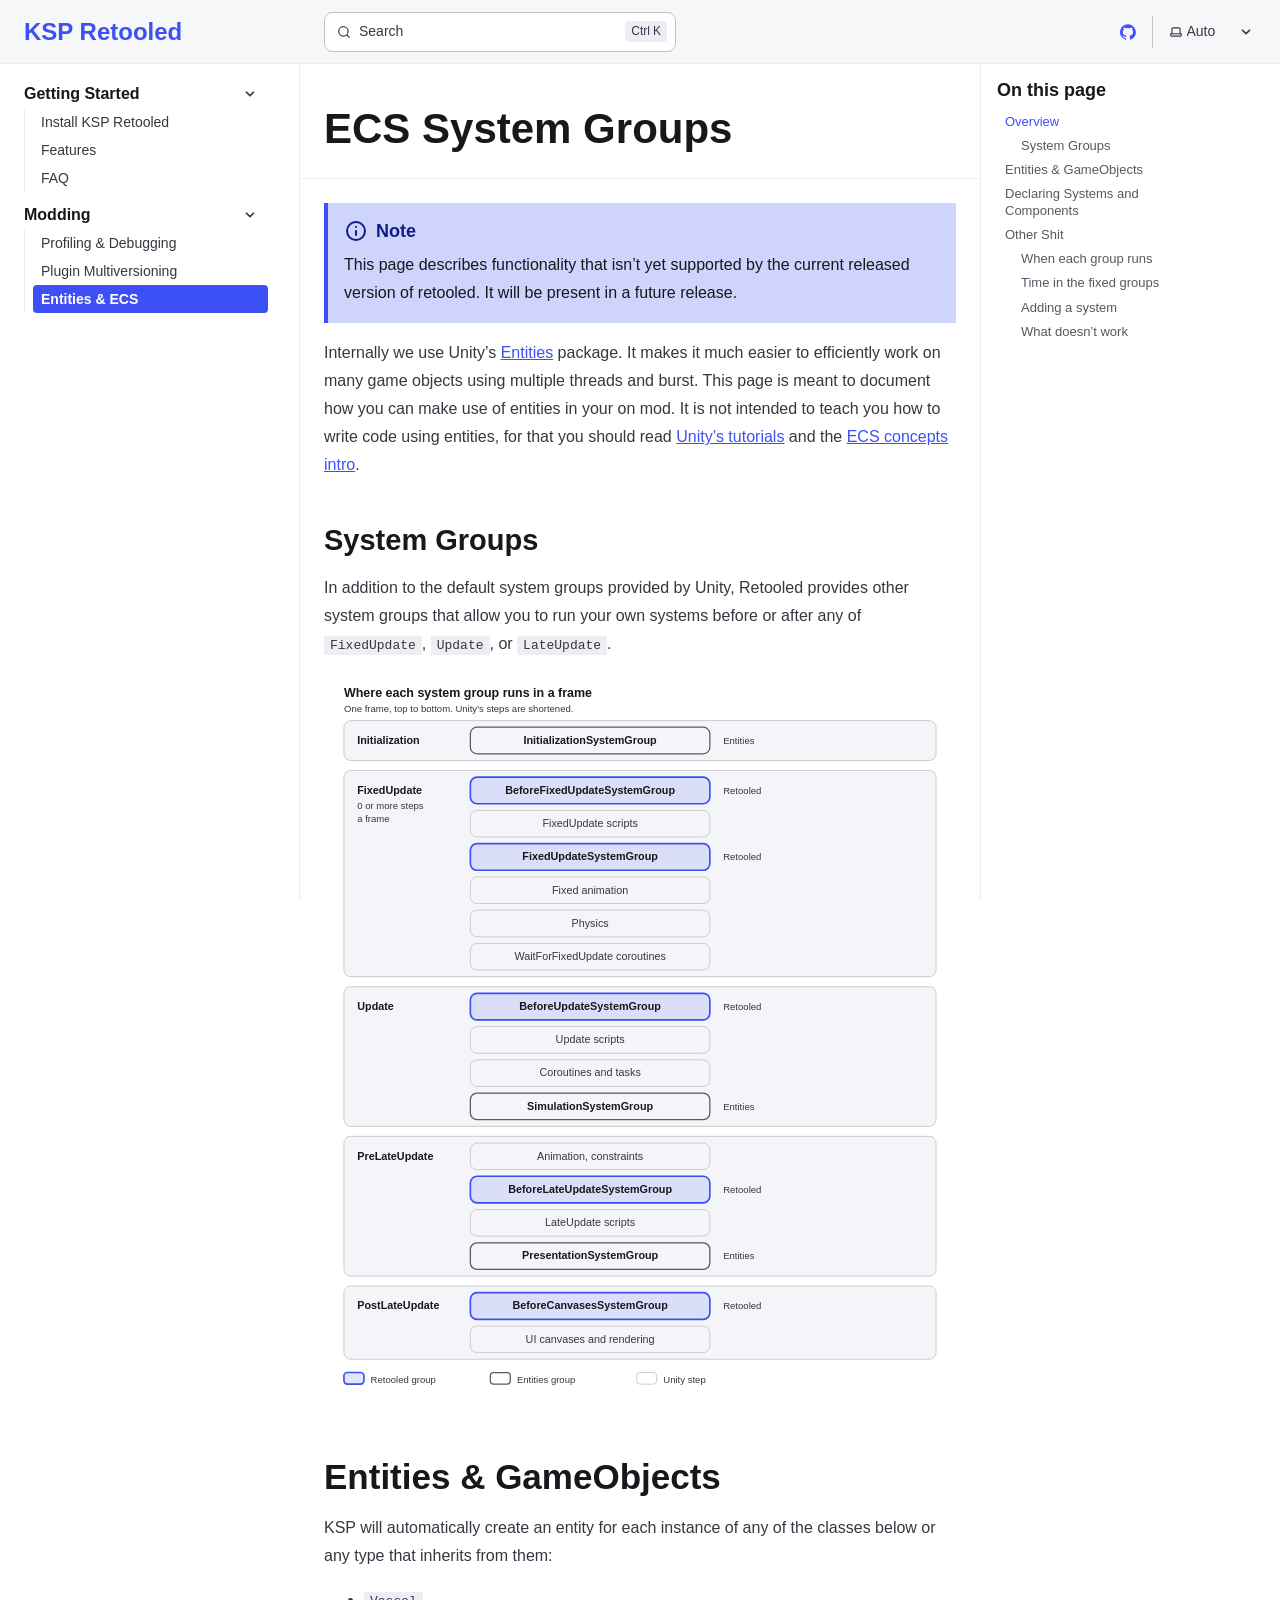
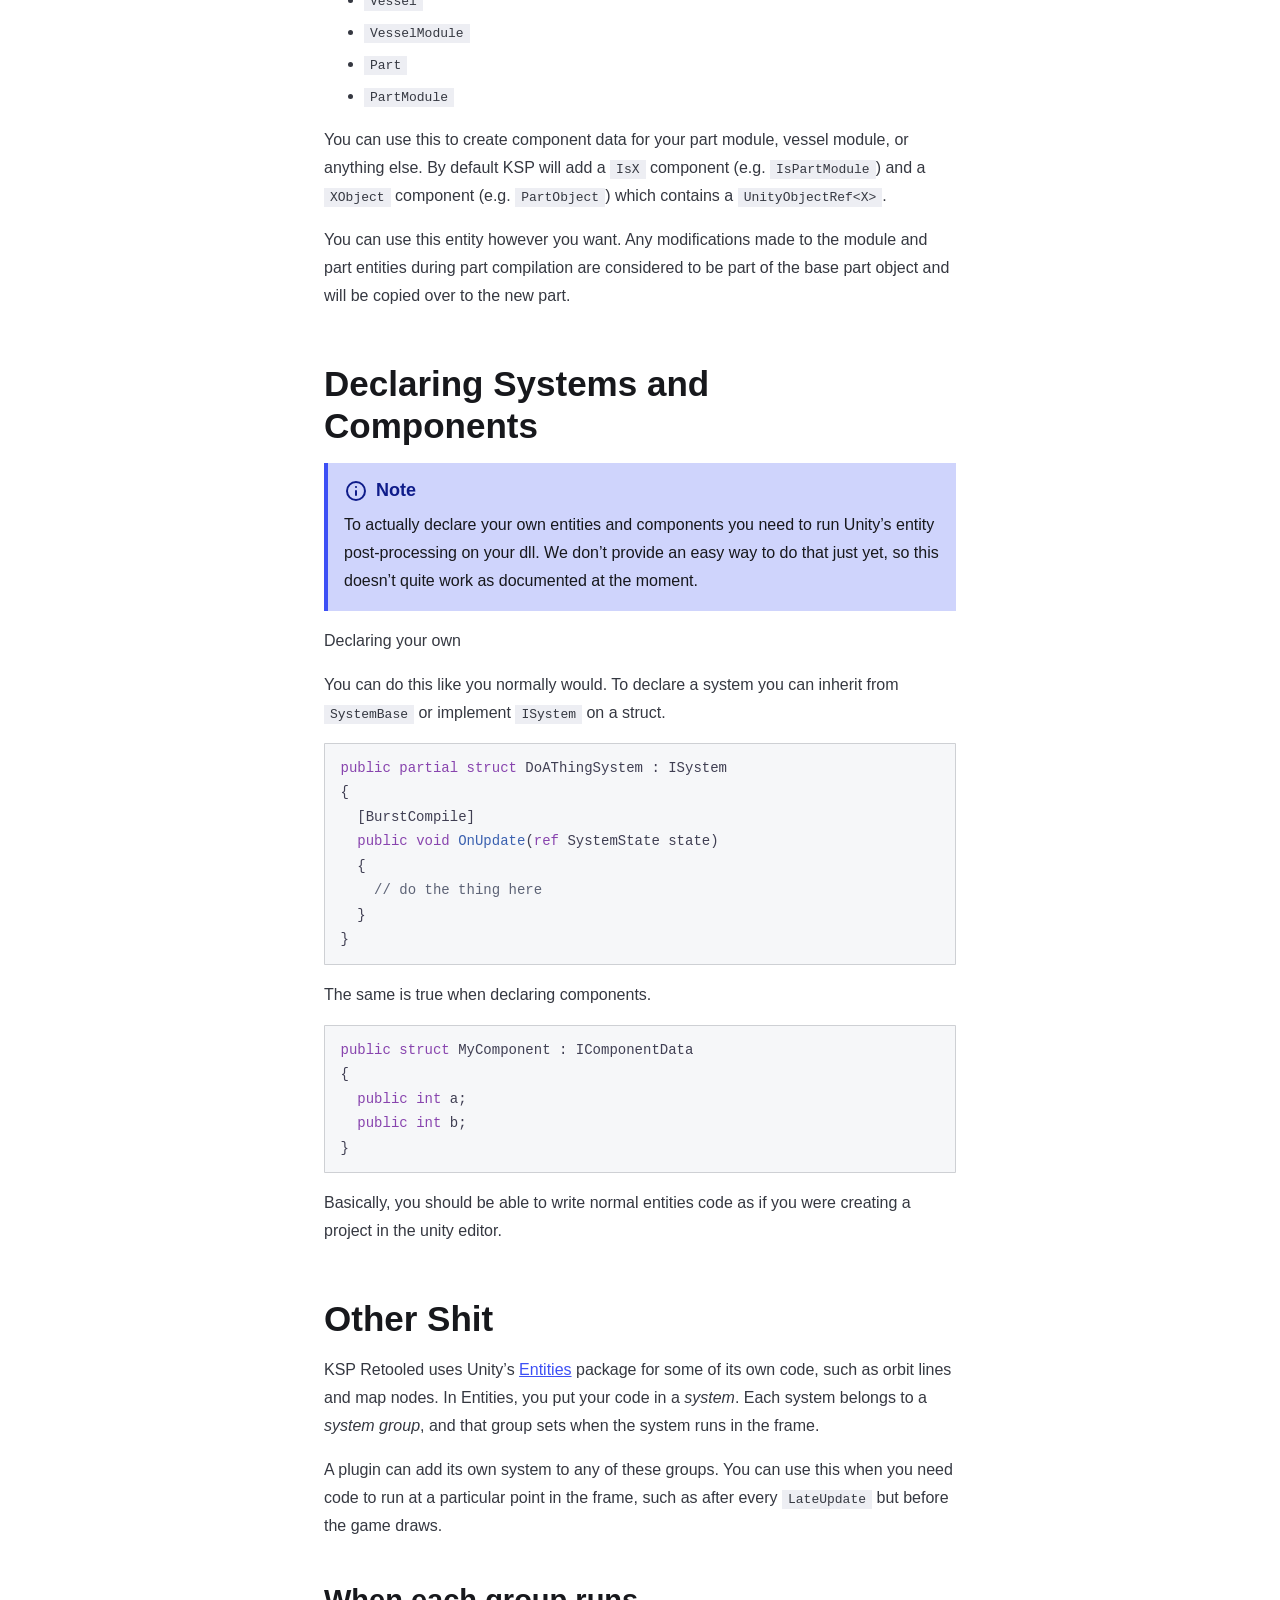
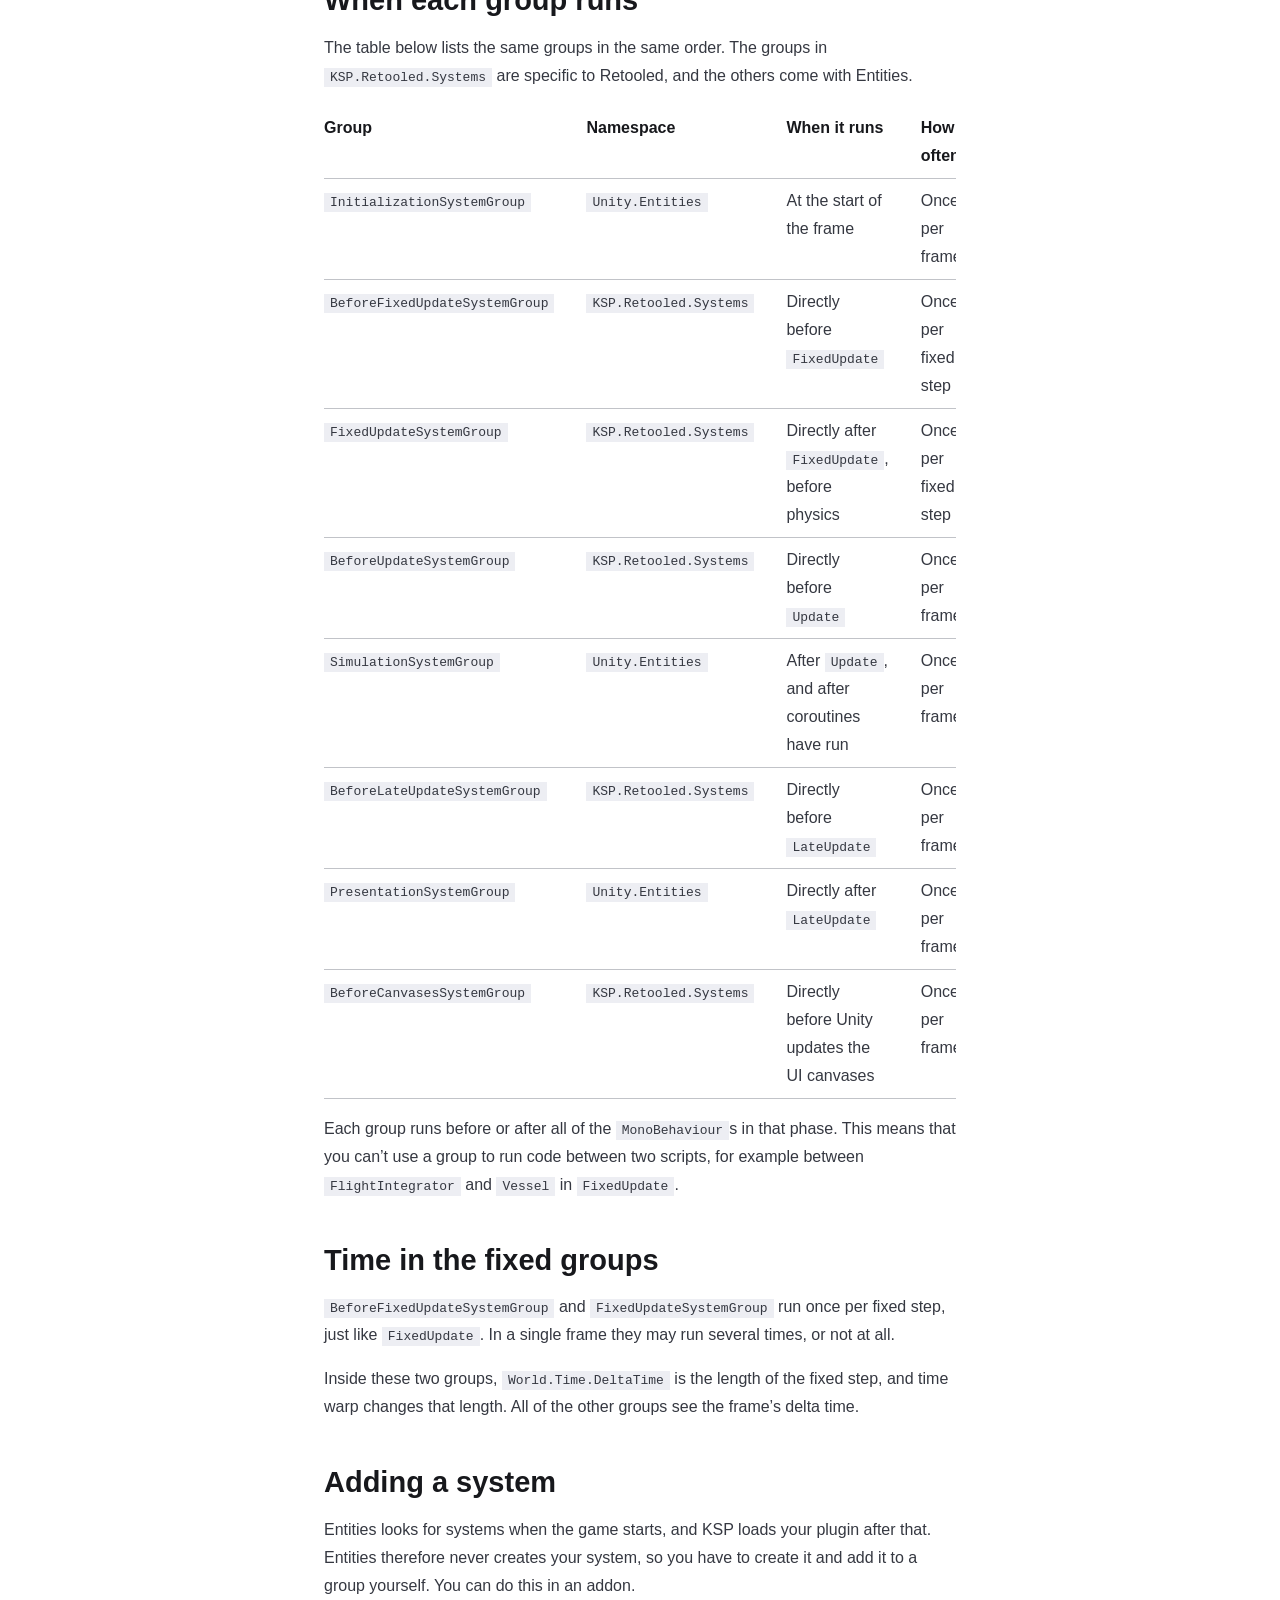
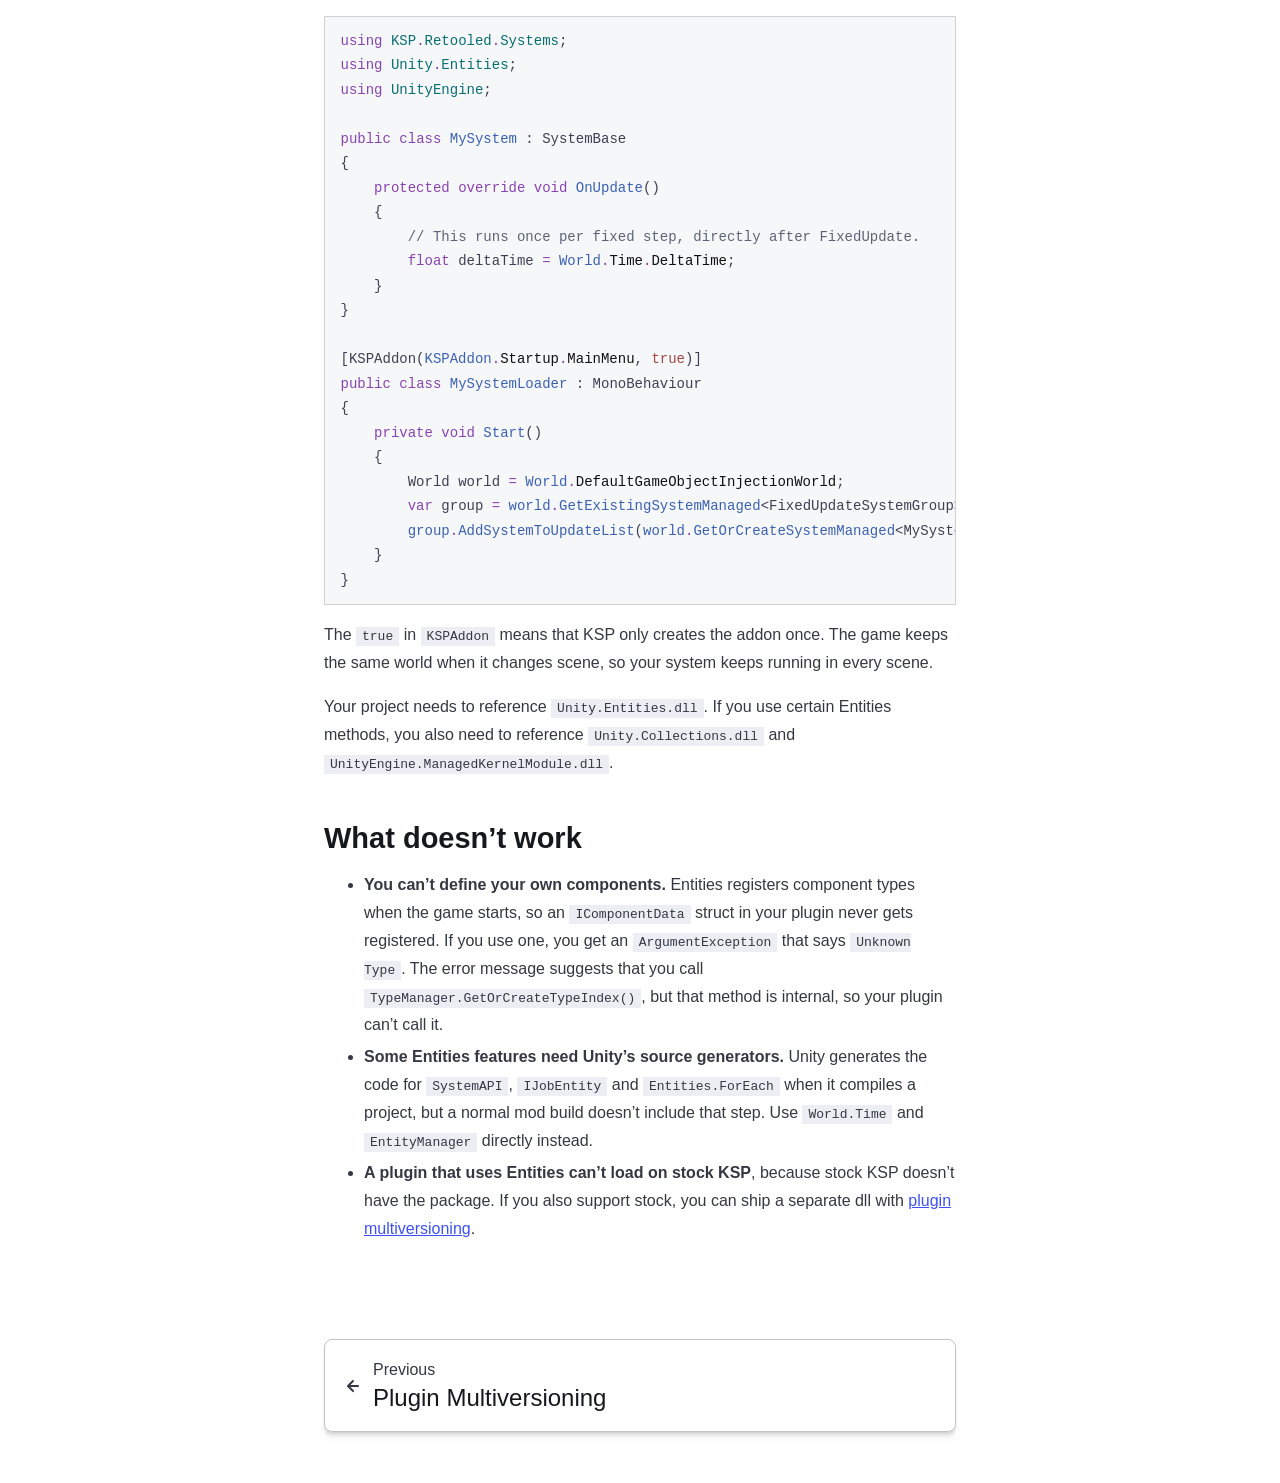
<file: modding/using-ecs-in-mods/index.html>
<!DOCTYPE html><html lang="en" dir="ltr" data-theme="dark" data-has-toc data-has-sidebar class="astro-llur3by3"><head><meta charset="utf-8"/><meta name="viewport" content="width=device-width, initial-scale=1"/><title>ECS System Groups | KSP Retooled</title><link rel="canonical" href="https://ksp1retooled.github.io/modding/using-ecs-in-mods/"/><link rel="sitemap" href="/sitemap-index.xml"/><link rel="shortcut icon" href="/favicon.svg" type="image/svg+xml"/><meta name="generator" content="Astro v7.4.5"/><meta name="generator" content="Starlight v0.42.8"/><meta property="og:title" content="ECS System Groups"/><meta property="og:type" content="article"/><meta property="og:url" content="https://ksp1retooled.github.io/modding/using-ecs-in-mods/"/><meta property="og:locale" content="en"/><meta property="og:description" content="Run your code at set points in the frame with Unity Entities"/><meta property="og:site_name" content="KSP Retooled"/><meta name="twitter:card" content="summary_large_image"/><meta name="description" content="Run your code at set points in the frame with Unity Entities"/><script>
	window.StarlightThemeProvider = (() => {
		const storedTheme =
			typeof localStorage !== 'undefined' && localStorage.getItem('starlight-theme');
		const theme =
			storedTheme ||
			(window.matchMedia('(prefers-color-scheme: light)').matches ? 'light' : 'dark');
		document.documentElement.dataset.theme = theme === 'light' ? 'light' : 'dark';
		return {
			updatePickers(theme = storedTheme || 'auto') {
				document.querySelectorAll('starlight-theme-select').forEach((picker) => {
					const select = picker.querySelector('select');
					if (select) select.value = theme;
					/** @type {HTMLTemplateElement | null} */
					const tmpl = document.querySelector(`#theme-icons`);
					const newIcon = tmpl && tmpl.content.querySelector('.' + theme);
					if (newIcon) {
						const oldIcon = picker.querySelector('svg.label-icon');
						if (oldIcon) {
							oldIcon.replaceChildren(...newIcon.cloneNode(true).childNodes);
						}
					}
				});
			},
		};
	})();
</script><template id="theme-icons"><svg aria-hidden="true" class="light astro-jecy6uo5" width="16" height="16" viewBox="0 0 24 24" fill="currentColor" style="--sl-icon-size: 1em;"><path d="M5 12a1 1 0 0 0-1-1H3a1 1 0 0 0 0 2h1a1 1 0 0 0 1-1Zm.64 5-.71.71a1 1 0 0 0 0 1.41 1 1 0 0 0 1.41 0l.71-.71A1 1 0 0 0 5.64 17ZM12 5a1 1 0 0 0 1-1V3a1 1 0 0 0-2 0v1a1 1 0 0 0 1 1Zm5.66 2.34a1 1 0 0 0 .7-.29l.71-.71a1 1 0 1 0-1.41-1.41l-.66.71a1 1 0 0 0 0 1.41 1 1 0 0 0 .66.29Zm-12-.29a1 1 0 0 0 1.41 0 1 1 0 0 0 0-1.41l-.71-.71a1.004 1.004 0 1 0-1.43 1.41l.73.71ZM21 11h-1a1 1 0 0 0 0 2h1a1 1 0 0 0 0-2Zm-2.64 6A1 1 0 0 0 17 18.36l.71.71a1 1 0 0 0 1.41 0 1 1 0 0 0 0-1.41l-.76-.66ZM12 6.5a5.5 5.5 0 1 0 5.5 5.5A5.51 5.51 0 0 0 12 6.5Zm0 9a3.5 3.5 0 1 1 0-7 3.5 3.5 0 0 1 0 7Zm0 3.5a1 1 0 0 0-1 1v1a1 1 0 0 0 2 0v-1a1 1 0 0 0-1-1Z"/></svg><svg aria-hidden="true" class="dark astro-jecy6uo5" width="16" height="16" viewBox="0 0 24 24" fill="currentColor" style="--sl-icon-size: 1em;"><path d="M21.64 13a1 1 0 0 0-1.05-.14 8.049 8.049 0 0 1-3.37.73 8.15 8.15 0 0 1-8.14-8.1 8.59 8.59 0 0 1 .25-2A1 1 0 0 0 8 2.36a10.14 10.14 0 1 0 14 11.69 1 1 0 0 0-.36-1.05Zm-9.5 6.69A8.14 8.14 0 0 1 7.08 5.22v.27a10.15 10.15 0 0 0 10.14 10.14 9.784 9.784 0 0 0 2.1-.22 8.11 8.11 0 0 1-7.18 4.32v-.04Z"/></svg><svg aria-hidden="true" class="auto astro-jecy6uo5" width="16" height="16" viewBox="0 0 24 24" fill="currentColor" style="--sl-icon-size: 1em;"><path d="M21 14h-1V7a3 3 0 0 0-3-3H7a3 3 0 0 0-3 3v7H3a1 1 0 0 0-1 1v2a3 3 0 0 0 3 3h14a3 3 0 0 0 3-3v-2a1 1 0 0 0-1-1ZM6 7a1 1 0 0 1 1-1h10a1 1 0 0 1 1 1v7H6V7Zm14 10a1 1 0 0 1-1 1H5a1 1 0 0 1-1-1v-1h16v1Z"/></svg></template><link rel="stylesheet" href="/_astro/print.ehPL0gv-.css" media="print"><link rel="stylesheet" href="/_astro/common.DA2EH9Uy.css"><style>@layer starlight.components{svg:where(.astro-jecy6uo5){color:var(--sl-icon-color);font-size:var(--sl-icon-size,1em);width:1em;height:1em;overflow:visible}}
</style><script type="module" src="/_astro/page.cNngjUgL.js"></script><style>@layer starlight.components{.sl-link-card:where(.astro-n36mnojw){border:1px solid var(--sl-color-gray-5);box-shadow:var(--sl-shadow-sm);border-radius:.5rem;grid-template-columns:1fr auto;gap:.5rem;padding:1rem;display:grid;position:relative}a:where(.astro-n36mnojw){line-height:var(--sl-line-height-headings);text-decoration:none}a:where(.astro-n36mnojw):before{content:"";position:absolute;inset:0}.stack:where(.astro-n36mnojw){flex-direction:column;gap:.5rem}.title:where(.astro-n36mnojw){color:var(--sl-color-white);font-weight:600;font-size:var(--sl-text-lg)}.description:where(.astro-n36mnojw){color:var(--sl-color-gray-3);line-height:1.5}.icon:where(.astro-n36mnojw){color:var(--sl-color-gray-3)}.sl-link-card:where(.astro-n36mnojw):hover{background:var(--sl-color-gray-7,var(--sl-color-gray-6));border-color:var(--sl-color-gray-2)}.sl-link-card:where(.astro-n36mnojw):hover .icon:where(.astro-n36mnojw){color:var(--sl-color-white)}}
</style><style>svg:where(.astro-cdhbahgy){width:100%;height:auto;font-size:13px}.title:where(.astro-cdhbahgy){fill:var(--sl-color-white);font-size:15px;font-weight:600}.name:where(.astro-cdhbahgy){fill:var(--sl-color-white);font-weight:600}.note:where(.astro-cdhbahgy){fill:var(--sl-color-gray-2);font-size:11.5px}.label:where(.astro-cdhbahgy){text-anchor:middle}.phase:where(.astro-cdhbahgy){fill:var(--sl-color-gray-6);fill-opacity:.6;stroke:var(--sl-color-gray-5)}.retooled:where(.astro-cdhbahgy) rect:where(.astro-cdhbahgy){fill:var(--sl-color-text-accent);fill-opacity:.14;stroke:var(--sl-color-text-accent);stroke-width:2px}.entities:where(.astro-cdhbahgy) rect:where(.astro-cdhbahgy){fill:none;stroke:var(--sl-color-gray-3);stroke-width:1.5px}.unity:where(.astro-cdhbahgy) rect:where(.astro-cdhbahgy){fill:none;stroke:var(--sl-color-gray-5);stroke-width:1px}.retooled:where(.astro-cdhbahgy) .label:where(.astro-cdhbahgy),.entities:where(.astro-cdhbahgy) .label:where(.astro-cdhbahgy){fill:var(--sl-color-white);font-weight:600}.unity:where(.astro-cdhbahgy) .label:where(.astro-cdhbahgy){fill:var(--sl-color-gray-2)}
</style></head><body class="astro-llur3by3"><a class="sl-skip-link astro-vqb7rw2u" href="#_top">Skip to content</a><div class="page sl-flex astro-a2oh2grn"><header class="header astro-a2oh2grn"><div class="header astro-5xs73h7j"><div class="title-wrapper sl-flex astro-5xs73h7j"><a href="/" class="site-title sl-flex astro-uplevtik"><span class="astro-uplevtik" translate="no">KSP Retooled</span></a></div><div class="sl-flex print:hidden astro-5xs73h7j"><site-search class="astro-5xs73h7j astro-roku3qsy" data-translations="{&quot;placeholder&quot;:&quot;Search&quot;}"><button data-open-modal disabled aria-label="Search" aria-keyshortcuts="Control+K" class="astro-roku3qsy"><svg aria-hidden="true" class="astro-roku3qsy astro-jecy6uo5" width="16" height="16" viewBox="0 0 24 24" fill="currentColor" style="--sl-icon-size: 1em;"><path d="M21.71 20.29 18 16.61A9 9 0 1 0 16.61 18l3.68 3.68a.999.999 0 0 0 1.42 0 1 1 0 0 0 0-1.39ZM11 18a7 7 0 1 1 0-14 7 7 0 0 1 0 14Z"/></svg><span class="sl-hidden md:sl-block astro-roku3qsy" aria-hidden="true">Search</span><kbd class="sl-hidden md:sl-flex astro-roku3qsy" style="display: none;"><kbd class="astro-roku3qsy">Ctrl</kbd><kbd class="astro-roku3qsy">K</kbd></kbd></button><dialog style="padding:0" aria-label="Search" class="astro-roku3qsy"><div class="dialog-frame sl-flex astro-roku3qsy"><button data-close-modal class="sl-flex md:sl-hidden astro-roku3qsy">Cancel</button><div class="search-container astro-roku3qsy"><div id="starlight__search" class="astro-roku3qsy"></div></div></div></dialog></site-search><script>
	(() => {
		const openBtn = document.querySelector('button[data-open-modal]');
		const shortcut = openBtn?.querySelector('kbd');
		if (!openBtn || !(shortcut instanceof HTMLElement)) return;
		const platformKey = shortcut.querySelector('kbd');
		if (platformKey && /(Mac|iPhone|iPod|iPad)/i.test(navigator.platform)) {
			platformKey.textContent = '⌘';
			openBtn.setAttribute('aria-keyshortcuts', 'Meta+K');
		}
		shortcut.style.display = '';
	})();
</script><script type="module" src="/_astro/Search.astro_astro_type_script_index_0_lang.DVuyRw7Q.js"></script></div><div class="sl-hidden md:sl-flex print:hidden right-group astro-5xs73h7j"><div class="sl-flex social-icons astro-5xs73h7j"><a href="https://github.com/KSP1Retooled" rel="me" class="sl-flex astro-wkwzvdjb"><span class="sr-only astro-wkwzvdjb">GitHub</span><svg aria-hidden="true" class="astro-wkwzvdjb astro-jecy6uo5" width="16" height="16" viewBox="0 0 24 24" fill="currentColor" style="--sl-icon-size: 1em;"><path d="M12 .3a12 12 0 0 0-3.8 23.38c.6.12.83-.26.83-.57L9 21.07c-3.34.72-4.04-1.61-4.04-1.61-.55-1.39-1.34-1.76-1.34-1.76-1.08-.74.09-.73.09-.73 1.2.09 1.83 1.24 1.83 1.24 1.08 1.83 2.81 1.3 3.5 1 .1-.78.42-1.31.76-1.61-2.67-.3-5.47-1.33-5.47-5.93 0-1.31.47-2.38 1.24-3.22-.14-.3-.54-1.52.1-3.18 0 0 1-.32 3.3 1.23a11.5 11.5 0 0 1 6 0c2.28-1.55 3.29-1.23 3.29-1.23.64 1.66.24 2.88.12 3.18a4.65 4.65 0 0 1 1.23 3.22c0 4.61-2.8 5.63-5.48 5.92.42.36.81 1.1.81 2.22l-.01 3.29c0 .31.2.69.82.57A12 12 0 0 0 12 .3Z"/></svg></a></div><starlight-theme-select><label style="--sl-select-width: 6.25em" class="astro-mlothew6"><span class="sr-only astro-mlothew6">Select theme</span><svg aria-hidden="true" class="icon label-icon astro-mlothew6 astro-jecy6uo5" width="16" height="16" viewBox="0 0 24 24" fill="currentColor" style="--sl-icon-size: 1em;"><path d="M21 14h-1V7a3 3 0 0 0-3-3H7a3 3 0 0 0-3 3v7H3a1 1 0 0 0-1 1v2a3 3 0 0 0 3 3h14a3 3 0 0 0 3-3v-2a1 1 0 0 0-1-1ZM6 7a1 1 0 0 1 1-1h10a1 1 0 0 1 1 1v7H6V7Zm14 10a1 1 0 0 1-1 1H5a1 1 0 0 1-1-1v-1h16v1Z"/></svg><select autocomplete="off" class="astro-mlothew6"><option value="dark" class="astro-mlothew6">Dark</option><option value="light" class="astro-mlothew6">Light</option><option value="auto" selected class="astro-mlothew6">Auto</option></select><svg aria-hidden="true" class="icon caret astro-mlothew6 astro-jecy6uo5" width="16" height="16" viewBox="0 0 24 24" fill="currentColor" style="--sl-icon-size: 1em;"><path d="M17 9.17a1 1 0 0 0-1.41 0L12 12.71 8.46 9.17a1 1 0 1 0-1.41 1.42l4.24 4.24a1.002 1.002 0 0 0 1.42 0L17 10.59a1.002 1.002 0 0 0 0-1.42Z"/></svg></label></starlight-theme-select><script>
	StarlightThemeProvider.updatePickers();
</script><script type="module">var e=`starlight-theme`,t=e=>e===`auto`||e===`dark`||e===`light`?e:`auto`,n=()=>t(typeof localStorage<`u`&&localStorage.getItem(e));function r(t){typeof localStorage<`u`&&localStorage.setItem(e,t===`light`||t===`dark`?t:``)}var i=()=>matchMedia(`(prefers-color-scheme: light)`).matches?`light`:`dark`;function a(e){StarlightThemeProvider.updatePickers(e),document.documentElement.dataset.theme=e===`auto`?i():e,r(e)}matchMedia(`(prefers-color-scheme: light)`).addEventListener(`change`,()=>{n()===`auto`&&a(`auto`)});var o=class extends HTMLElement{constructor(){super(),a(n()),this.querySelector(`select`)?.addEventListener(`change`,e=>{e.currentTarget instanceof HTMLSelectElement&&a(t(e.currentTarget.value))})}};customElements.define(`starlight-theme-select`,o);</script><script type="module">var e=class extends HTMLElement{constructor(){super();let e=this.querySelector(`select`);e&&(e.addEventListener(`change`,e=>{e.currentTarget instanceof HTMLSelectElement&&(window.location.pathname=e.currentTarget.value)}),window.addEventListener(`pageshow`,t=>{if(!t.persisted)return;let n=e.querySelector(`option[selected]`)?.index;n!==e.selectedIndex&&(e.selectedIndex=n??0)}))}};customElements.define(`starlight-lang-select`,e);</script></div></div></header><nav class="sidebar print:hidden astro-a2oh2grn" aria-label="Main"><button popovertarget="starlight__sidebar" class="sl-menu-button sl-flex md:sl-hidden print:hidden astro-cfumv3mr"><svg aria-hidden="true" class="open-menu astro-cfumv3mr astro-jecy6uo5" width="16" height="16" viewBox="0 0 24 24" fill="currentColor" style="--sl-icon-size: 1em;"><path d="M3 8h18a1 1 0 1 0 0-2H3a1 1 0 0 0 0 2Zm18 8H3a1 1 0 0 0 0 2h18a1 1 0 0 0 0-2Zm0-5H3a1 1 0 0 0 0 2h18a1 1 0 0 0 0-2Z"/></svg><svg aria-hidden="true" class="close-menu astro-cfumv3mr astro-jecy6uo5" width="16" height="16" viewBox="0 0 24 24" fill="currentColor" style="--sl-icon-size: 1em;"><path d="m13.41 12 6.3-6.29a1.004 1.004 0 1 0-1.42-1.42L12 10.59l-6.29-6.3a1.004 1.004 0 0 0-1.42 1.42l6.3 6.29-6.3 6.29a1 1 0 0 0 0 1.42.998.998 0 0 0 1.42 0l6.29-6.3 6.29 6.3a.999.999 0 0 0 1.42 0 1 1 0 0 0 0-1.42L13.41 12Z"/></svg><span class="sr-only astro-cfumv3mr">Menu</span></button><script type="module">var e=class extends HTMLElement{constructor(){super();let e=matchMedia(`(min-width: 50em)`),t=()=>{this.popover=e.matches?null:`auto`};t(),e.addEventListener(`change`,()=>t()),this.addEventListener(`toggle`,({newState:e})=>this.trapFocus(e===`open`))}trapFocus(e){document.querySelectorAll(`.main-frame, .sl-skip-link`).forEach(t=>{t.toggleAttribute(`inert`,e)})}};customElements.define(`sl-sidebar-pane`,e);</script><sl-sidebar-pane popover id="starlight__sidebar" class="sidebar-pane astro-a2oh2grn"><div class="sidebar-content sl-flex astro-a2oh2grn"><sl-sidebar-state-persist data-hash="1yf5z42" class="astro-kxdr3ozl"><script aria-hidden="true">
		(() => {
			try {
				if (!matchMedia('(min-width: 50em)').matches) return;
				/** @type {HTMLElement | null} */
				const target = document.querySelector('sl-sidebar-state-persist');
				const state = JSON.parse(sessionStorage.getItem('sl-sidebar-state') || '0');
				if (!target || !state || target.dataset.hash !== state.hash) return;
				window._starlightScrollRestore = state.scroll;
				customElements.define(
					'sl-sidebar-restore',
					class SidebarRestore extends HTMLElement {
						connectedCallback() {
							try {
								const idx = parseInt(this.dataset.index || '');
								const details = this.closest('details');
								if (details && typeof state.open[idx] === 'boolean') details.open = state.open[idx];
							} catch {}
						}
					}
				);
			} catch {}
		})();
	</script><ul class="top-level astro-ayl66z6a"><li class="astro-ayl66z6a"><details open class="astro-ayl66z6a"><summary class="astro-ayl66z6a"><span class="group-label astro-ayl66z6a"><span class="large astro-ayl66z6a">Getting Started</span></span><svg aria-hidden="true" class="caret astro-ayl66z6a astro-jecy6uo5" width="16" height="16" viewBox="0 0 24 24" fill="currentColor" style="--sl-icon-size: 1.25rem;"><path d="m14.83 11.29-4.24-4.24a1 1 0 1 0-1.42 1.41L12.71 12l-3.54 3.54a1 1 0 0 0 0 1.41 1 1 0 0 0 .71.29 1 1 0 0 0 .71-.29l4.24-4.24a1.002 1.002 0 0 0 0-1.42Z"/></svg></summary><sl-sidebar-restore data-index="0"></sl-sidebar-restore><ul class="astro-ayl66z6a"><li class="astro-ayl66z6a"><a href="/install/" class="astro-ayl66z6a"><span class="astro-ayl66z6a">Install KSP Retooled</span></a></li><li class="astro-ayl66z6a"><a href="/features/" class="astro-ayl66z6a"><span class="astro-ayl66z6a">Features</span></a></li><li class="astro-ayl66z6a"><a href="/faq/" class="astro-ayl66z6a"><span class="astro-ayl66z6a">FAQ</span></a></li></ul></details></li><li class="astro-ayl66z6a"><details open class="astro-ayl66z6a"><summary class="astro-ayl66z6a"><span class="group-label astro-ayl66z6a"><span class="large astro-ayl66z6a">Modding</span></span><svg aria-hidden="true" class="caret astro-ayl66z6a astro-jecy6uo5" width="16" height="16" viewBox="0 0 24 24" fill="currentColor" style="--sl-icon-size: 1.25rem;"><path d="m14.83 11.29-4.24-4.24a1 1 0 1 0-1.42 1.41L12.71 12l-3.54 3.54a1 1 0 0 0 0 1.41 1 1 0 0 0 .71.29 1 1 0 0 0 .71-.29l4.24-4.24a1.002 1.002 0 0 0 0-1.42Z"/></svg></summary><sl-sidebar-restore data-index="1"></sl-sidebar-restore><ul class="astro-ayl66z6a"><li class="astro-ayl66z6a"><a href="/modding/profiling-and-debugging/" class="astro-ayl66z6a"><span class="astro-ayl66z6a">Profiling &amp; Debugging</span></a></li><li class="astro-ayl66z6a"><a href="/modding/plugin-multiversioning/" class="astro-ayl66z6a"><span class="astro-ayl66z6a">Plugin Multiversioning</span></a></li><li class="astro-ayl66z6a"><a href="/modding/using-ecs-in-mods/" aria-current="page" class="astro-ayl66z6a"><span class="astro-ayl66z6a">Entities &amp; ECS</span></a></li></ul></details></li></ul><script aria-hidden="true">
		(() => {
			const scroller = document.getElementById('starlight__sidebar');
			if (!window._starlightScrollRestore || !scroller) return;
			scroller.scrollTop = window._starlightScrollRestore;
			delete window._starlightScrollRestore;
		})();
	</script></sl-sidebar-state-persist><div class="md:sl-hidden"><div class="mobile-preferences sl-flex astro-qibu6gnn"><div class="social-icons astro-qibu6gnn"><a href="https://github.com/KSP1Retooled" rel="me" class="sl-flex astro-wkwzvdjb"><span class="sr-only astro-wkwzvdjb">GitHub</span><svg aria-hidden="true" class="astro-wkwzvdjb astro-jecy6uo5" width="16" height="16" viewBox="0 0 24 24" fill="currentColor" style="--sl-icon-size: 1em;"><path d="M12 .3a12 12 0 0 0-3.8 23.38c.6.12.83-.26.83-.57L9 21.07c-3.34.72-4.04-1.61-4.04-1.61-.55-1.39-1.34-1.76-1.34-1.76-1.08-.74.09-.73.09-.73 1.2.09 1.83 1.24 1.83 1.24 1.08 1.83 2.81 1.3 3.5 1 .1-.78.42-1.31.76-1.61-2.67-.3-5.47-1.33-5.47-5.93 0-1.31.47-2.38 1.24-3.22-.14-.3-.54-1.52.1-3.18 0 0 1-.32 3.3 1.23a11.5 11.5 0 0 1 6 0c2.28-1.55 3.29-1.23 3.29-1.23.64 1.66.24 2.88.12 3.18a4.65 4.65 0 0 1 1.23 3.22c0 4.61-2.8 5.63-5.48 5.92.42.36.81 1.1.81 2.22l-.01 3.29c0 .31.2.69.82.57A12 12 0 0 0 12 .3Z"/></svg></a></div><starlight-theme-select><label style="--sl-select-width: 6.25em" class="astro-mlothew6"><span class="sr-only astro-mlothew6">Select theme</span><svg aria-hidden="true" class="icon label-icon astro-mlothew6 astro-jecy6uo5" width="16" height="16" viewBox="0 0 24 24" fill="currentColor" style="--sl-icon-size: 1em;"><path d="M21 14h-1V7a3 3 0 0 0-3-3H7a3 3 0 0 0-3 3v7H3a1 1 0 0 0-1 1v2a3 3 0 0 0 3 3h14a3 3 0 0 0 3-3v-2a1 1 0 0 0-1-1ZM6 7a1 1 0 0 1 1-1h10a1 1 0 0 1 1 1v7H6V7Zm14 10a1 1 0 0 1-1 1H5a1 1 0 0 1-1-1v-1h16v1Z"/></svg><select autocomplete="off" class="astro-mlothew6"><option value="dark" class="astro-mlothew6">Dark</option><option value="light" class="astro-mlothew6">Light</option><option value="auto" selected class="astro-mlothew6">Auto</option></select><svg aria-hidden="true" class="icon caret astro-mlothew6 astro-jecy6uo5" width="16" height="16" viewBox="0 0 24 24" fill="currentColor" style="--sl-icon-size: 1em;"><path d="M17 9.17a1 1 0 0 0-1.41 0L12 12.71 8.46 9.17a1 1 0 1 0-1.41 1.42l4.24 4.24a1.002 1.002 0 0 0 1.42 0L17 10.59a1.002 1.002 0 0 0 0-1.42Z"/></svg></label></starlight-theme-select><script>
	StarlightThemeProvider.updatePickers();
</script></div></div></div></sl-sidebar-pane></nav><div class="main-frame astro-a2oh2grn"><script type="module">var e=document.getElementById(`starlight__sidebar`),t=e?.querySelector(`sl-sidebar-state-persist`),n=`sl-sidebar-state`,r=()=>{let r=[],i=t?.dataset.hash||``;try{let e=sessionStorage.getItem(n),t=JSON.parse(e||`{}`);Array.isArray(t.open)&&t.hash===i&&(r=t.open)}catch{}return{hash:i,open:r,scroll:e?.scrollTop||0}},i=e=>{try{sessionStorage.setItem(n,JSON.stringify(e))}catch{}},a=()=>i(r()),o=(e,t)=>{let n=r();n.open[t]=e,i(n)};t?.addEventListener(`click`,e=>{if(!(e.target instanceof Element))return;let t=e.target.closest(`summary`)?.closest(`details`);if(!t)return;let n=t.querySelector(`sl-sidebar-restore`),r=parseInt(n?.dataset.index||``);isNaN(r)||o(!t.open,r)}),addEventListener(`visibilitychange`,()=>{document.visibilityState===`hidden`&&a()});</script><div class="lg:sl-flex astro-76to6mrb"><aside class="right-sidebar-container print:hidden astro-76to6mrb"><div class="right-sidebar astro-76to6mrb"><div class="lg:sl-hidden astro-sgeegkuo"><mobile-starlight-toc data-min-h="2" data-max-h="3" class="astro-oa5yilbk"><nav aria-labelledby="starlight__on-this-page--mobile" class="astro-oa5yilbk"><details id="starlight__mobile-toc" class="astro-oa5yilbk"><summary id="starlight__on-this-page--mobile" class="sl-flex astro-oa5yilbk"><span class="toggle sl-flex astro-oa5yilbk">On this page<svg aria-hidden="true" class="caret astro-oa5yilbk astro-jecy6uo5" width="16" height="16" viewBox="0 0 24 24" fill="currentColor" style="--sl-icon-size: 1rem;"><path d="m14.83 11.29-4.24-4.24a1 1 0 1 0-1.42 1.41L12.71 12l-3.54 3.54a1 1 0 0 0 0 1.41 1 1 0 0 0 .71.29 1 1 0 0 0 .71-.29l4.24-4.24a1.002 1.002 0 0 0 0-1.42Z"/></svg></span><span class="display-current astro-oa5yilbk"></span></summary><div class="dropdown astro-oa5yilbk"><ul class="isMobile astro-wjrcbrtw" style="--depth: 0;"><li style="--depth: 0;" class="astro-wjrcbrtw"><a href="#_top" style="--depth: 0;" class="astro-wjrcbrtw"><span style="--depth: 0;" class="astro-wjrcbrtw">Overview</span></a><ul class="isMobile astro-wjrcbrtw" style="--depth: 1;"><li style="--depth: 1;" class="astro-wjrcbrtw"><a href="#system-groups" style="--depth: 1;" class="astro-wjrcbrtw"><span style="--depth: 1;" class="astro-wjrcbrtw">System Groups</span></a></li></ul></li><li style="--depth: 0;" class="astro-wjrcbrtw"><a href="#entities--gameobjects" style="--depth: 0;" class="astro-wjrcbrtw"><span style="--depth: 0;" class="astro-wjrcbrtw">Entities &amp; GameObjects</span></a></li><li style="--depth: 0;" class="astro-wjrcbrtw"><a href="#declaring-systems-and-components" style="--depth: 0;" class="astro-wjrcbrtw"><span style="--depth: 0;" class="astro-wjrcbrtw">Declaring Systems and Components</span></a></li><li style="--depth: 0;" class="astro-wjrcbrtw"><a href="#other-shit" style="--depth: 0;" class="astro-wjrcbrtw"><span style="--depth: 0;" class="astro-wjrcbrtw">Other Shit</span></a><ul class="isMobile astro-wjrcbrtw" style="--depth: 1;"><li style="--depth: 1;" class="astro-wjrcbrtw"><a href="#when-each-group-runs" style="--depth: 1;" class="astro-wjrcbrtw"><span style="--depth: 1;" class="astro-wjrcbrtw">When each group runs</span></a></li><li style="--depth: 1;" class="astro-wjrcbrtw"><a href="#time-in-the-fixed-groups" style="--depth: 1;" class="astro-wjrcbrtw"><span style="--depth: 1;" class="astro-wjrcbrtw">Time in the fixed groups</span></a></li><li style="--depth: 1;" class="astro-wjrcbrtw"><a href="#adding-a-system" style="--depth: 1;" class="astro-wjrcbrtw"><span style="--depth: 1;" class="astro-wjrcbrtw">Adding a system</span></a></li><li style="--depth: 1;" class="astro-wjrcbrtw"><a href="#what-doesnt-work" style="--depth: 1;" class="astro-wjrcbrtw"><span style="--depth: 1;" class="astro-wjrcbrtw">What doesn’t work</span></a></li></ul></li></ul></div></details></nav></mobile-starlight-toc><script type="module" src="/_astro/MobileTableOfContents.astro_astro_type_script_index_0_lang.C3fM4Kra.js"></script></div><div class="right-sidebar-panel sl-hidden lg:sl-block astro-sgeegkuo"><div class="sl-container astro-sgeegkuo"><starlight-toc data-min-h="2" data-max-h="3"><nav aria-labelledby="starlight__on-this-page"><h2 id="starlight__on-this-page">On this page</h2><ul class="astro-wjrcbrtw" style="--depth: 0;"><li style="--depth: 0;" class="astro-wjrcbrtw"><a href="#_top" style="--depth: 0;" class="astro-wjrcbrtw"><span style="--depth: 0;" class="astro-wjrcbrtw">Overview</span></a><ul class="astro-wjrcbrtw" style="--depth: 1;"><li style="--depth: 1;" class="astro-wjrcbrtw"><a href="#system-groups" style="--depth: 1;" class="astro-wjrcbrtw"><span style="--depth: 1;" class="astro-wjrcbrtw">System Groups</span></a></li></ul></li><li style="--depth: 0;" class="astro-wjrcbrtw"><a href="#entities--gameobjects" style="--depth: 0;" class="astro-wjrcbrtw"><span style="--depth: 0;" class="astro-wjrcbrtw">Entities &amp; GameObjects</span></a></li><li style="--depth: 0;" class="astro-wjrcbrtw"><a href="#declaring-systems-and-components" style="--depth: 0;" class="astro-wjrcbrtw"><span style="--depth: 0;" class="astro-wjrcbrtw">Declaring Systems and Components</span></a></li><li style="--depth: 0;" class="astro-wjrcbrtw"><a href="#other-shit" style="--depth: 0;" class="astro-wjrcbrtw"><span style="--depth: 0;" class="astro-wjrcbrtw">Other Shit</span></a><ul class="astro-wjrcbrtw" style="--depth: 1;"><li style="--depth: 1;" class="astro-wjrcbrtw"><a href="#when-each-group-runs" style="--depth: 1;" class="astro-wjrcbrtw"><span style="--depth: 1;" class="astro-wjrcbrtw">When each group runs</span></a></li><li style="--depth: 1;" class="astro-wjrcbrtw"><a href="#time-in-the-fixed-groups" style="--depth: 1;" class="astro-wjrcbrtw"><span style="--depth: 1;" class="astro-wjrcbrtw">Time in the fixed groups</span></a></li><li style="--depth: 1;" class="astro-wjrcbrtw"><a href="#adding-a-system" style="--depth: 1;" class="astro-wjrcbrtw"><span style="--depth: 1;" class="astro-wjrcbrtw">Adding a system</span></a></li><li style="--depth: 1;" class="astro-wjrcbrtw"><a href="#what-doesnt-work" style="--depth: 1;" class="astro-wjrcbrtw"><span style="--depth: 1;" class="astro-wjrcbrtw">What doesn’t work</span></a></li></ul></li></ul></nav></starlight-toc><script type="module" src="/_astro/TableOfContents.astro_astro_type_script_index_0_lang.BpJaGz7G.js"></script></div></div></div></aside><div class="main-pane astro-76to6mrb"><main data-pagefind-body class="astro-llur3by3" lang="en" dir="ltr"><div class="content-panel astro-zcw5euxo"><div class="sl-container astro-zcw5euxo"><h1 id="_top" class="astro-oztgtmio">ECS System Groups</h1></div></div><div class="content-panel astro-zcw5euxo"><div class="sl-container astro-zcw5euxo"><div class="sl-markdown-content"><aside aria-label="Note" class="starlight-aside starlight-aside--note"><p class="starlight-aside__title" aria-hidden="true"><svg aria-hidden="true" class="starlight-aside__icon astro-jecy6uo5" width="16" height="16" viewBox="0 0 24 24" fill="currentColor" style="--sl-icon-size: 1em;"><path d="M12 11a1 1 0 0 0-1 1v4a1 1 0 0 0 2 0v-4a1 1 0 0 0-1-1Zm.38-3.92a1 1 0 0 0-.76 0 1 1 0 0 0-.33.21 1.15 1.15 0 0 0-.21.33 1 1 0 0 0 .21 1.09c.097.088.209.16.33.21A1 1 0 0 0 13 8a1.05 1.05 0 0 0-.29-.71 1 1 0 0 0-.33-.21ZM12 2a10 10 0 1 0 0 20 10 10 0 0 0 0-20Zm0 18a8 8 0 1 1 0-16.001A8 8 0 0 1 12 20Z"/></svg>Note</p><div class="starlight-aside__content"><p>This page describes functionality that isn’t yet supported by the current
released version of retooled. It will be present in a future release.</p></div></aside>
<p>Internally we use Unity’s <a href="https://docs.unity3d.com/Packages/com.unity.entities@6.7/manual/index.html">Entities</a> package. It makes it much easier to
efficiently work on many game objects using multiple threads and burst.
This page is meant to document how you can make use of entities in your on mod.
It is not intended to teach you how to write code using entities, for that you
should read <a href="https://docs.unity3d.com/Packages/com.unity.entities@6.7/manual/ecs-workflow-tutorial.html">Unity’s tutorials</a> and the
<a href="https://docs.unity3d.com/Packages/com.unity.entities@6.7/manual/concepts-intro.html">ECS concepts intro</a>.</p>
<div class="sl-heading-wrapper level-h3"><h3 id="system-groups">System Groups</h3><a class="sl-anchor-link" href="#system-groups"><span aria-hidden="true" class="sl-anchor-icon"><svg width="16" height="16" viewBox="0 0 24 24" fill="currentColor"><path d="m12.11 15.39-3.88 3.88a2.52 2.52 0 0 1-3.5 0 2.47 2.47 0 0 1 0-3.5l3.88-3.88a1 1 0 1 0-1.42-1.42l-3.88 3.89a4.48 4.48 0 0 0 6.33 6.33l3.89-3.88a1 1 0 0 0-1.42-1.42m8.58-12.08a4.49 4.49 0 0 0-6.33 0l-3.89 3.88a1 1 0 1 0 1.42 1.42l3.88-3.88a2.52 2.52 0 0 1 3.5 0 2.47 2.47 0 0 1 0 3.5l-3.88 3.88a1 1 0 0 0 0 1.42 1 1 0 0 0 1.42 0l3.88-3.89a4.49 4.49 0 0 0 0-6.33M8.83 15.17a1 1 0 0 0 .71.29 1 1 0 0 0 .71-.29l4.92-4.92a1 1 0 1 0-1.42-1.42l-4.92 4.92a1 1 0 0 0 0 1.42"></path></svg></span><span class="sr-only" data-pagefind-ignore>Section titled “System Groups”</span></a></div>
<p>In addition to the default system groups provided by Unity, Retooled provides
other system groups that allow you to run your own systems before or after any
of <code dir="auto">FixedUpdate</code>, <code dir="auto">Update</code>, or <code dir="auto">LateUpdate</code>.</p>
<figure class="astro-cdhbahgy"><svg viewBox="0 0 760 878" role="img" aria-label="Where each system group runs in a frame" class="astro-cdhbahgy"><text class="title astro-cdhbahgy" x="24" y="28">Where each system group runs in a frame</text><text class="note astro-cdhbahgy" x="24" y="46">One frame, top to bottom. Unity's steps are shortened.</text><g class="astro-cdhbahgy"><rect class="phase astro-cdhbahgy" x="24" y="56" width="712" height="48" rx="8"></rect><text class="name astro-cdhbahgy" x="40" y="84">Initialization</text><g class="entities astro-cdhbahgy"><rect x="176" y="64" width="288" height="32" rx="8" class="astro-cdhbahgy"></rect><text class="label astro-cdhbahgy" x="320" y="84">InitializationSystemGroup</text><text class="note astro-cdhbahgy" x="480" y="84">Entities</text></g></g><g class="astro-cdhbahgy"><rect class="phase astro-cdhbahgy" x="24" y="116" width="712" height="248" rx="8"></rect><text class="name astro-cdhbahgy" x="40" y="144">FixedUpdate</text><text class="note astro-cdhbahgy" x="40" y="162">0 or more steps</text><text class="note astro-cdhbahgy" x="40" y="178">a frame</text><g class="retooled astro-cdhbahgy"><rect x="176" y="124" width="288" height="32" rx="8" class="astro-cdhbahgy"></rect><text class="label astro-cdhbahgy" x="320" y="144">BeforeFixedUpdateSystemGroup</text><text class="note astro-cdhbahgy" x="480" y="144">Retooled</text></g><g class="unity astro-cdhbahgy"><rect x="176" y="164" width="288" height="32" rx="8" class="astro-cdhbahgy"></rect><text class="label astro-cdhbahgy" x="320" y="184">FixedUpdate scripts</text></g><g class="retooled astro-cdhbahgy"><rect x="176" y="204" width="288" height="32" rx="8" class="astro-cdhbahgy"></rect><text class="label astro-cdhbahgy" x="320" y="224">FixedUpdateSystemGroup</text><text class="note astro-cdhbahgy" x="480" y="224">Retooled</text></g><g class="unity astro-cdhbahgy"><rect x="176" y="244" width="288" height="32" rx="8" class="astro-cdhbahgy"></rect><text class="label astro-cdhbahgy" x="320" y="264">Fixed animation</text></g><g class="unity astro-cdhbahgy"><rect x="176" y="284" width="288" height="32" rx="8" class="astro-cdhbahgy"></rect><text class="label astro-cdhbahgy" x="320" y="304">Physics</text></g><g class="unity astro-cdhbahgy"><rect x="176" y="324" width="288" height="32" rx="8" class="astro-cdhbahgy"></rect><text class="label astro-cdhbahgy" x="320" y="344">WaitForFixedUpdate coroutines</text></g></g><g class="astro-cdhbahgy"><rect class="phase astro-cdhbahgy" x="24" y="376" width="712" height="168" rx="8"></rect><text class="name astro-cdhbahgy" x="40" y="404">Update</text><g class="retooled astro-cdhbahgy"><rect x="176" y="384" width="288" height="32" rx="8" class="astro-cdhbahgy"></rect><text class="label astro-cdhbahgy" x="320" y="404">BeforeUpdateSystemGroup</text><text class="note astro-cdhbahgy" x="480" y="404">Retooled</text></g><g class="unity astro-cdhbahgy"><rect x="176" y="424" width="288" height="32" rx="8" class="astro-cdhbahgy"></rect><text class="label astro-cdhbahgy" x="320" y="444">Update scripts</text></g><g class="unity astro-cdhbahgy"><rect x="176" y="464" width="288" height="32" rx="8" class="astro-cdhbahgy"></rect><text class="label astro-cdhbahgy" x="320" y="484">Coroutines and tasks</text></g><g class="entities astro-cdhbahgy"><rect x="176" y="504" width="288" height="32" rx="8" class="astro-cdhbahgy"></rect><text class="label astro-cdhbahgy" x="320" y="524">SimulationSystemGroup</text><text class="note astro-cdhbahgy" x="480" y="524">Entities</text></g></g><g class="astro-cdhbahgy"><rect class="phase astro-cdhbahgy" x="24" y="556" width="712" height="168" rx="8"></rect><text class="name astro-cdhbahgy" x="40" y="584">PreLateUpdate</text><g class="unity astro-cdhbahgy"><rect x="176" y="564" width="288" height="32" rx="8" class="astro-cdhbahgy"></rect><text class="label astro-cdhbahgy" x="320" y="584">Animation, constraints</text></g><g class="retooled astro-cdhbahgy"><rect x="176" y="604" width="288" height="32" rx="8" class="astro-cdhbahgy"></rect><text class="label astro-cdhbahgy" x="320" y="624">BeforeLateUpdateSystemGroup</text><text class="note astro-cdhbahgy" x="480" y="624">Retooled</text></g><g class="unity astro-cdhbahgy"><rect x="176" y="644" width="288" height="32" rx="8" class="astro-cdhbahgy"></rect><text class="label astro-cdhbahgy" x="320" y="664">LateUpdate scripts</text></g><g class="entities astro-cdhbahgy"><rect x="176" y="684" width="288" height="32" rx="8" class="astro-cdhbahgy"></rect><text class="label astro-cdhbahgy" x="320" y="704">PresentationSystemGroup</text><text class="note astro-cdhbahgy" x="480" y="704">Entities</text></g></g><g class="astro-cdhbahgy"><rect class="phase astro-cdhbahgy" x="24" y="736" width="712" height="88" rx="8"></rect><text class="name astro-cdhbahgy" x="40" y="764">PostLateUpdate</text><g class="retooled astro-cdhbahgy"><rect x="176" y="744" width="288" height="32" rx="8" class="astro-cdhbahgy"></rect><text class="label astro-cdhbahgy" x="320" y="764">BeforeCanvasesSystemGroup</text><text class="note astro-cdhbahgy" x="480" y="764">Retooled</text></g><g class="unity astro-cdhbahgy"><rect x="176" y="784" width="288" height="32" rx="8" class="astro-cdhbahgy"></rect><text class="label astro-cdhbahgy" x="320" y="804">UI canvases and rendering</text></g></g><g class="retooled astro-cdhbahgy"><rect x="24" y="840" width="24" height="14" rx="4" class="astro-cdhbahgy"></rect><text class="note astro-cdhbahgy" x="56" y="852">Retooled group</text></g><g class="entities astro-cdhbahgy"><rect x="200" y="840" width="24" height="14" rx="4" class="astro-cdhbahgy"></rect><text class="note astro-cdhbahgy" x="232" y="852">Entities group</text></g><g class="unity astro-cdhbahgy"><rect x="376" y="840" width="24" height="14" rx="4" class="astro-cdhbahgy"></rect><text class="note astro-cdhbahgy" x="408" y="852">Unity step</text></g></svg></figure>
<div class="sl-heading-wrapper level-h2"><h2 id="entities--gameobjects">Entities &amp; GameObjects</h2><a class="sl-anchor-link" href="#entities--gameobjects"><span aria-hidden="true" class="sl-anchor-icon"><svg width="16" height="16" viewBox="0 0 24 24" fill="currentColor"><path d="m12.11 15.39-3.88 3.88a2.52 2.52 0 0 1-3.5 0 2.47 2.47 0 0 1 0-3.5l3.88-3.88a1 1 0 1 0-1.42-1.42l-3.88 3.89a4.48 4.48 0 0 0 6.33 6.33l3.89-3.88a1 1 0 0 0-1.42-1.42m8.58-12.08a4.49 4.49 0 0 0-6.33 0l-3.89 3.88a1 1 0 1 0 1.42 1.42l3.88-3.88a2.52 2.52 0 0 1 3.5 0 2.47 2.47 0 0 1 0 3.5l-3.88 3.88a1 1 0 0 0 0 1.42 1 1 0 0 0 1.42 0l3.88-3.89a4.49 4.49 0 0 0 0-6.33M8.83 15.17a1 1 0 0 0 .71.29 1 1 0 0 0 .71-.29l4.92-4.92a1 1 0 1 0-1.42-1.42l-4.92 4.92a1 1 0 0 0 0 1.42"></path></svg></span><span class="sr-only" data-pagefind-ignore>Section titled “Entities &amp; GameObjects”</span></a></div>
<p>KSP will automatically create an entity for each instance of any of the classes
below or any type that inherits from them:</p>
<ul>
<li><code dir="auto">Vessel</code></li>
<li><code dir="auto">VesselModule</code></li>
<li><code dir="auto">Part</code></li>
<li><code dir="auto">PartModule</code></li>
</ul>
<p>You can use this to create component data for your part module, vessel module,
or anything else. By default KSP will add a <code dir="auto">IsX</code> component (e.g. <code dir="auto">IsPartModule</code>)
and a <code dir="auto">XObject</code> component (e.g. <code dir="auto">PartObject</code>) which contains a <code dir="auto">UnityObjectRef&lt;X&gt;</code>.</p>
<p>You can use this entity however you want. Any modifications made to the
module and part entities during part compilation are considered to be
part of the base part object and will be copied over to the new part.</p>
<div class="sl-heading-wrapper level-h2"><h2 id="declaring-systems-and-components">Declaring Systems and Components</h2><a class="sl-anchor-link" href="#declaring-systems-and-components"><span aria-hidden="true" class="sl-anchor-icon"><svg width="16" height="16" viewBox="0 0 24 24" fill="currentColor"><path d="m12.11 15.39-3.88 3.88a2.52 2.52 0 0 1-3.5 0 2.47 2.47 0 0 1 0-3.5l3.88-3.88a1 1 0 1 0-1.42-1.42l-3.88 3.89a4.48 4.48 0 0 0 6.33 6.33l3.89-3.88a1 1 0 0 0-1.42-1.42m8.58-12.08a4.49 4.49 0 0 0-6.33 0l-3.89 3.88a1 1 0 1 0 1.42 1.42l3.88-3.88a2.52 2.52 0 0 1 3.5 0 2.47 2.47 0 0 1 0 3.5l-3.88 3.88a1 1 0 0 0 0 1.42 1 1 0 0 0 1.42 0l3.88-3.89a4.49 4.49 0 0 0 0-6.33M8.83 15.17a1 1 0 0 0 .71.29 1 1 0 0 0 .71-.29l4.92-4.92a1 1 0 1 0-1.42-1.42l-4.92 4.92a1 1 0 0 0 0 1.42"></path></svg></span><span class="sr-only" data-pagefind-ignore>Section titled “Declaring Systems and Components”</span></a></div>
<aside aria-label="Note" class="starlight-aside starlight-aside--note"><p class="starlight-aside__title" aria-hidden="true"><svg aria-hidden="true" class="starlight-aside__icon astro-jecy6uo5" width="16" height="16" viewBox="0 0 24 24" fill="currentColor" style="--sl-icon-size: 1em;"><path d="M12 11a1 1 0 0 0-1 1v4a1 1 0 0 0 2 0v-4a1 1 0 0 0-1-1Zm.38-3.92a1 1 0 0 0-.76 0 1 1 0 0 0-.33.21 1.15 1.15 0 0 0-.21.33 1 1 0 0 0 .21 1.09c.097.088.209.16.33.21A1 1 0 0 0 13 8a1.05 1.05 0 0 0-.29-.71 1 1 0 0 0-.33-.21ZM12 2a10 10 0 1 0 0 20 10 10 0 0 0 0-20Zm0 18a8 8 0 1 1 0-16.001A8 8 0 0 1 12 20Z"/></svg>Note</p><div class="starlight-aside__content"><p>To actually declare your own entities and components you need to run Unity’s
entity post-processing on your dll. We don’t provide an easy way to do that
just yet, so this doesn’t quite work as documented at the moment.</p></div></aside>
<p>Declaring your own</p>
<p>You can do this like you normally would. To declare a system you can inherit
from <code dir="auto">SystemBase</code> or implement <code dir="auto">ISystem</code> on a struct.</p>
<div class="expressive-code"><link rel="stylesheet" href="/_astro/ec.w36nc.css"><script type="module" src="/_astro/ec.0vx5m.js"></script><figure class="frame not-content"><figcaption class="header"></figcaption><pre data-language="cs"><code><div class="ec-line"><div class="code"><span style="--0:#C792EA;--1:#8844AE">public</span><span style="--0:#D6DEEB;--1:#403F53"> </span><span style="--0:#C792EA;--1:#8844AE">partial</span><span style="--0:#D6DEEB;--1:#403F53"> </span><span style="--0:#C792EA;--1:#8844AE">struct</span><span style="--0:#D6DEEB;--1:#403F53"> DoAThingSystem : ISystem</span></div></div><div class="ec-line"><div class="code"><span style="--0:#D6DEEB;--1:#403F53">{</span></div></div><div class="ec-line"><div class="code"><span class="indent"><span style="--0:#D6DEEB;--1:#403F53">  </span></span><span style="--0:#D6DEEB;--1:#403F53">[BurstCompile]</span></div></div><div class="ec-line"><div class="code"><span class="indent">  </span><span style="--0:#C792EA;--1:#8844AE">public</span><span style="--0:#D6DEEB;--1:#403F53"> </span><span style="--0:#C792EA;--1:#8844AE">void</span><span style="--0:#D6DEEB;--1:#403F53"> </span><span style="--0:#82AAFF;--1:#3B61B0">OnUpdate</span><span style="--0:#D6DEEB;--1:#403F53">(</span><span style="--0:#C792EA;--1:#8844AE">ref</span><span style="--0:#D6DEEB;--1:#403F53"> SystemState state)</span></div></div><div class="ec-line"><div class="code"><span class="indent"><span style="--0:#D6DEEB;--1:#403F53">  </span></span><span style="--0:#D6DEEB;--1:#403F53">{</span></div></div><div class="ec-line"><div class="code"><span class="indent"><span style="--0:#919F9F;--1:#5D6376">    </span></span><span style="--0:#919F9F;--1:#5D6376">// do the thing here</span></div></div><div class="ec-line"><div class="code"><span class="indent"><span style="--0:#D6DEEB;--1:#403F53">  </span></span><span style="--0:#D6DEEB;--1:#403F53">}</span></div></div><div class="ec-line"><div class="code"><span style="--0:#D6DEEB;--1:#403F53">}</span></div></div></code></pre><div class="copy"><div aria-live="polite"></div><button title="Copy to clipboard" data-copied="Copied!" data-code="public partial struct DoAThingSystem : ISystem{  [BurstCompile]  public void OnUpdate(ref SystemState state)  {    // do the thing here  }}"><div></div></button></div></figure></div>
<p>The same is true when declaring components.</p>
<div class="expressive-code"><figure class="frame not-content"><figcaption class="header"></figcaption><pre data-language="cs"><code><div class="ec-line"><div class="code"><span style="--0:#C792EA;--1:#8844AE">public</span><span style="--0:#D6DEEB;--1:#403F53"> </span><span style="--0:#C792EA;--1:#8844AE">struct</span><span style="--0:#D6DEEB;--1:#403F53"> MyComponent : IComponentData</span></div></div><div class="ec-line"><div class="code"><span style="--0:#D6DEEB;--1:#403F53">{</span></div></div><div class="ec-line"><div class="code"><span class="indent">  </span><span style="--0:#C792EA;--1:#8844AE">public</span><span style="--0:#D6DEEB;--1:#403F53"> </span><span style="--0:#C792EA;--1:#8844AE">int</span><span style="--0:#D6DEEB;--1:#403F53"> a;</span></div></div><div class="ec-line"><div class="code"><span class="indent">  </span><span style="--0:#C792EA;--1:#8844AE">public</span><span style="--0:#D6DEEB;--1:#403F53"> </span><span style="--0:#C792EA;--1:#8844AE">int</span><span style="--0:#D6DEEB;--1:#403F53"> b;</span></div></div><div class="ec-line"><div class="code"><span style="--0:#D6DEEB;--1:#403F53">}</span></div></div></code></pre><div class="copy"><div aria-live="polite"></div><button title="Copy to clipboard" data-copied="Copied!" data-code="public struct MyComponent : IComponentData{  public int a;  public int b;}"><div></div></button></div></figure></div>
<p>Basically, you should be able to write normal entities code as if you were
creating a project in the unity editor.</p>
<div class="sl-heading-wrapper level-h2"><h2 id="other-shit">Other Shit</h2><a class="sl-anchor-link" href="#other-shit"><span aria-hidden="true" class="sl-anchor-icon"><svg width="16" height="16" viewBox="0 0 24 24" fill="currentColor"><path d="m12.11 15.39-3.88 3.88a2.52 2.52 0 0 1-3.5 0 2.47 2.47 0 0 1 0-3.5l3.88-3.88a1 1 0 1 0-1.42-1.42l-3.88 3.89a4.48 4.48 0 0 0 6.33 6.33l3.89-3.88a1 1 0 0 0-1.42-1.42m8.58-12.08a4.49 4.49 0 0 0-6.33 0l-3.89 3.88a1 1 0 1 0 1.42 1.42l3.88-3.88a2.52 2.52 0 0 1 3.5 0 2.47 2.47 0 0 1 0 3.5l-3.88 3.88a1 1 0 0 0 0 1.42 1 1 0 0 0 1.42 0l3.88-3.89a4.49 4.49 0 0 0 0-6.33M8.83 15.17a1 1 0 0 0 .71.29 1 1 0 0 0 .71-.29l4.92-4.92a1 1 0 1 0-1.42-1.42l-4.92 4.92a1 1 0 0 0 0 1.42"></path></svg></span><span class="sr-only" data-pagefind-ignore>Section titled “Other Shit”</span></a></div>
<p>KSP Retooled uses Unity’s <a href="https://docs.unity3d.com/Packages/com.unity.entities@latest">Entities</a>
package for some of its own code, such as orbit lines and map nodes. In
Entities, you put your code in a <em>system</em>. Each system belongs to a
<em>system group</em>, and that group sets when the system runs in the frame.</p>
<p>A plugin can add its own system to any of these groups. You can use this when
you need code to run at a particular point in the frame, such as after every
<code dir="auto">LateUpdate</code> but before the game draws.</p>
<div class="sl-heading-wrapper level-h3"><h3 id="when-each-group-runs">When each group runs</h3><a class="sl-anchor-link" href="#when-each-group-runs"><span aria-hidden="true" class="sl-anchor-icon"><svg width="16" height="16" viewBox="0 0 24 24" fill="currentColor"><path d="m12.11 15.39-3.88 3.88a2.52 2.52 0 0 1-3.5 0 2.47 2.47 0 0 1 0-3.5l3.88-3.88a1 1 0 1 0-1.42-1.42l-3.88 3.89a4.48 4.48 0 0 0 6.33 6.33l3.89-3.88a1 1 0 0 0-1.42-1.42m8.58-12.08a4.49 4.49 0 0 0-6.33 0l-3.89 3.88a1 1 0 1 0 1.42 1.42l3.88-3.88a2.52 2.52 0 0 1 3.5 0 2.47 2.47 0 0 1 0 3.5l-3.88 3.88a1 1 0 0 0 0 1.42 1 1 0 0 0 1.42 0l3.88-3.89a4.49 4.49 0 0 0 0-6.33M8.83 15.17a1 1 0 0 0 .71.29 1 1 0 0 0 .71-.29l4.92-4.92a1 1 0 1 0-1.42-1.42l-4.92 4.92a1 1 0 0 0 0 1.42"></path></svg></span><span class="sr-only" data-pagefind-ignore>Section titled “When each group runs”</span></a></div>
<p>The table below lists the same groups in the same order. The groups in
<code dir="auto">KSP.Retooled.Systems</code> are specific to Retooled, and the others come with
Entities.</p>
<table>
<thead>
<tr>
<th>Group</th>
<th>Namespace</th>
<th>When it runs</th>
<th>How often</th>
</tr>
</thead>
<tbody>
<tr>
<td><code dir="auto">InitializationSystemGroup</code></td>
<td><code dir="auto">Unity.Entities</code></td>
<td>At the start of the frame</td>
<td>Once per frame</td>
</tr>
<tr>
<td><code dir="auto">BeforeFixedUpdateSystemGroup</code></td>
<td><code dir="auto">KSP.Retooled.Systems</code></td>
<td>Directly before <code dir="auto">FixedUpdate</code></td>
<td>Once per fixed step</td>
</tr>
<tr>
<td><code dir="auto">FixedUpdateSystemGroup</code></td>
<td><code dir="auto">KSP.Retooled.Systems</code></td>
<td>Directly after <code dir="auto">FixedUpdate</code>, before physics</td>
<td>Once per fixed step</td>
</tr>
<tr>
<td><code dir="auto">BeforeUpdateSystemGroup</code></td>
<td><code dir="auto">KSP.Retooled.Systems</code></td>
<td>Directly before <code dir="auto">Update</code></td>
<td>Once per frame</td>
</tr>
<tr>
<td><code dir="auto">SimulationSystemGroup</code></td>
<td><code dir="auto">Unity.Entities</code></td>
<td>After <code dir="auto">Update</code>, and after coroutines have run</td>
<td>Once per frame</td>
</tr>
<tr>
<td><code dir="auto">BeforeLateUpdateSystemGroup</code></td>
<td><code dir="auto">KSP.Retooled.Systems</code></td>
<td>Directly before <code dir="auto">LateUpdate</code></td>
<td>Once per frame</td>
</tr>
<tr>
<td><code dir="auto">PresentationSystemGroup</code></td>
<td><code dir="auto">Unity.Entities</code></td>
<td>Directly after <code dir="auto">LateUpdate</code></td>
<td>Once per frame</td>
</tr>
<tr>
<td><code dir="auto">BeforeCanvasesSystemGroup</code></td>
<td><code dir="auto">KSP.Retooled.Systems</code></td>
<td>Directly before Unity updates the UI canvases</td>
<td>Once per frame</td>
</tr>
</tbody>
</table>
<p>Each group runs before or after all of the <code dir="auto">MonoBehaviour</code>s in that phase. This
means that you can’t use a group to run code between two scripts, for example
between <code dir="auto">FlightIntegrator</code> and <code dir="auto">Vessel</code> in <code dir="auto">FixedUpdate</code>.</p>
<div class="sl-heading-wrapper level-h3"><h3 id="time-in-the-fixed-groups">Time in the fixed groups</h3><a class="sl-anchor-link" href="#time-in-the-fixed-groups"><span aria-hidden="true" class="sl-anchor-icon"><svg width="16" height="16" viewBox="0 0 24 24" fill="currentColor"><path d="m12.11 15.39-3.88 3.88a2.52 2.52 0 0 1-3.5 0 2.47 2.47 0 0 1 0-3.5l3.88-3.88a1 1 0 1 0-1.42-1.42l-3.88 3.89a4.48 4.48 0 0 0 6.33 6.33l3.89-3.88a1 1 0 0 0-1.42-1.42m8.58-12.08a4.49 4.49 0 0 0-6.33 0l-3.89 3.88a1 1 0 1 0 1.42 1.42l3.88-3.88a2.52 2.52 0 0 1 3.5 0 2.47 2.47 0 0 1 0 3.5l-3.88 3.88a1 1 0 0 0 0 1.42 1 1 0 0 0 1.42 0l3.88-3.89a4.49 4.49 0 0 0 0-6.33M8.83 15.17a1 1 0 0 0 .71.29 1 1 0 0 0 .71-.29l4.92-4.92a1 1 0 1 0-1.42-1.42l-4.92 4.92a1 1 0 0 0 0 1.42"></path></svg></span><span class="sr-only" data-pagefind-ignore>Section titled “Time in the fixed groups”</span></a></div>
<p><code dir="auto">BeforeFixedUpdateSystemGroup</code> and <code dir="auto">FixedUpdateSystemGroup</code> run once per fixed
step, just like <code dir="auto">FixedUpdate</code>. In a single frame they may run several times, or
not at all.</p>
<p>Inside these two groups, <code dir="auto">World.Time.DeltaTime</code> is the length of the fixed step,
and time warp changes that length. All of the other groups see the frame’s
delta time.</p>
<div class="sl-heading-wrapper level-h3"><h3 id="adding-a-system">Adding a system</h3><a class="sl-anchor-link" href="#adding-a-system"><span aria-hidden="true" class="sl-anchor-icon"><svg width="16" height="16" viewBox="0 0 24 24" fill="currentColor"><path d="m12.11 15.39-3.88 3.88a2.52 2.52 0 0 1-3.5 0 2.47 2.47 0 0 1 0-3.5l3.88-3.88a1 1 0 1 0-1.42-1.42l-3.88 3.89a4.48 4.48 0 0 0 6.33 6.33l3.89-3.88a1 1 0 0 0-1.42-1.42m8.58-12.08a4.49 4.49 0 0 0-6.33 0l-3.89 3.88a1 1 0 1 0 1.42 1.42l3.88-3.88a2.52 2.52 0 0 1 3.5 0 2.47 2.47 0 0 1 0 3.5l-3.88 3.88a1 1 0 0 0 0 1.42 1 1 0 0 0 1.42 0l3.88-3.89a4.49 4.49 0 0 0 0-6.33M8.83 15.17a1 1 0 0 0 .71.29 1 1 0 0 0 .71-.29l4.92-4.92a1 1 0 1 0-1.42-1.42l-4.92 4.92a1 1 0 0 0 0 1.42"></path></svg></span><span class="sr-only" data-pagefind-ignore>Section titled “Adding a system”</span></a></div>
<p>Entities looks for systems when the game starts, and KSP loads your plugin after
that. Entities therefore never creates your system, so you have to create it and
add it to a group yourself. You can do this in an addon.</p>
<div class="expressive-code"><figure class="frame not-content"><figcaption class="header"></figcaption><pre data-language="csharp"><code><div class="ec-line"><div class="code"><span style="--0:#C792EA;--1:#8844AE">using</span><span style="--0:#D6DEEB;--1:#403F53"> </span><span style="--0:#B2CCD6;--1:#096E72">KSP</span><span style="--0:#C792EA;--1:#8844AE">.</span><span style="--0:#B2CCD6;--1:#096E72">Retooled</span><span style="--0:#C792EA;--1:#8844AE">.</span><span style="--0:#B2CCD6;--1:#096E72">Systems</span><span style="--0:#D6DEEB;--1:#403F53">;</span></div></div><div class="ec-line"><div class="code"><span style="--0:#C792EA;--1:#8844AE">using</span><span style="--0:#D6DEEB;--1:#403F53"> </span><span style="--0:#B2CCD6;--1:#096E72">Unity</span><span style="--0:#C792EA;--1:#8844AE">.</span><span style="--0:#B2CCD6;--1:#096E72">Entities</span><span style="--0:#D6DEEB;--1:#403F53">;</span></div></div><div class="ec-line"><div class="code"><span style="--0:#C792EA;--1:#8844AE">using</span><span style="--0:#D6DEEB;--1:#403F53"> </span><span style="--0:#B2CCD6;--1:#096E72">UnityEngine</span><span style="--0:#D6DEEB;--1:#403F53">;</span></div></div><div class="ec-line"><div class="code">
</div></div><div class="ec-line"><div class="code"><span style="--0:#C792EA;--1:#8844AE">public</span><span style="--0:#D6DEEB;--1:#403F53"> </span><span style="--0:#C792EA;--1:#8844AE">class</span><span style="--0:#D6DEEB;--1:#403F53"> </span><span style="--0:#FFCB8B;--1:#3B61B0">MySystem</span><span style="--0:#D6DEEB;--1:#403F53"> : SystemBase</span></div></div><div class="ec-line"><div class="code"><span style="--0:#D6DEEB;--1:#403F53">{</span></div></div><div class="ec-line"><div class="code"><span class="indent">    </span><span style="--0:#C792EA;--1:#8844AE">protected</span><span style="--0:#D6DEEB;--1:#403F53"> </span><span style="--0:#C792EA;--1:#8844AE">override</span><span style="--0:#D6DEEB;--1:#403F53"> </span><span style="--0:#C792EA;--1:#8844AE">void</span><span style="--0:#D6DEEB;--1:#403F53"> </span><span style="--0:#82AAFF;--1:#3B61B0">OnUpdate</span><span style="--0:#D6DEEB;--1:#403F53">()</span></div></div><div class="ec-line"><div class="code"><span class="indent"><span style="--0:#D6DEEB;--1:#403F53">    </span></span><span style="--0:#D6DEEB;--1:#403F53">{</span></div></div><div class="ec-line"><div class="code"><span class="indent"><span style="--0:#919F9F;--1:#5D6376">        </span></span><span style="--0:#919F9F;--1:#5D6376">// This runs once per fixed step, directly after FixedUpdate.</span></div></div><div class="ec-line"><div class="code"><span class="indent">        </span><span style="--0:#C792EA;--1:#8844AE">float</span><span style="--0:#D6DEEB;--1:#403F53"> deltaTime </span><span style="--0:#C792EA;--1:#8844AE">=</span><span style="--0:#D6DEEB;--1:#403F53"> </span><span style="--0:#B2CCD6;--1:#3B61B0">World</span><span style="--0:#C792EA;--1:#8844AE">.</span><span style="--0:#FAF39F;--1:#111111">Time</span><span style="--0:#C792EA;--1:#8844AE">.</span><span style="--0:#FAF39F;--1:#111111">DeltaTime</span><span style="--0:#D6DEEB;--1:#403F53">;</span></div></div><div class="ec-line"><div class="code"><span class="indent"><span style="--0:#D6DEEB;--1:#403F53">    </span></span><span style="--0:#D6DEEB;--1:#403F53">}</span></div></div><div class="ec-line"><div class="code"><span style="--0:#D6DEEB;--1:#403F53">}</span></div></div><div class="ec-line"><div class="code">
</div></div><div class="ec-line"><div class="code"><span style="--0:#D6DEEB;--1:#403F53">[KSPAddon(</span><span style="--0:#B2CCD6;--1:#3B61B0">KSPAddon</span><span style="--0:#C792EA;--1:#8844AE">.</span><span style="--0:#FAF39F;--1:#111111">Startup</span><span style="--0:#C792EA;--1:#8844AE">.</span><span style="--0:#FAF39F;--1:#111111">MainMenu</span><span style="--0:#D6DEEB;--1:#403F53">, </span><span style="--0:#FF6A83;--1:#A24848">true</span><span style="--0:#D6DEEB;--1:#403F53">)]</span></div></div><div class="ec-line"><div class="code"><span style="--0:#C792EA;--1:#8844AE">public</span><span style="--0:#D6DEEB;--1:#403F53"> </span><span style="--0:#C792EA;--1:#8844AE">class</span><span style="--0:#D6DEEB;--1:#403F53"> </span><span style="--0:#FFCB8B;--1:#3B61B0">MySystemLoader</span><span style="--0:#D6DEEB;--1:#403F53"> : MonoBehaviour</span></div></div><div class="ec-line"><div class="code"><span style="--0:#D6DEEB;--1:#403F53">{</span></div></div><div class="ec-line"><div class="code"><span class="indent">    </span><span style="--0:#C792EA;--1:#8844AE">private</span><span style="--0:#D6DEEB;--1:#403F53"> </span><span style="--0:#C792EA;--1:#8844AE">void</span><span style="--0:#D6DEEB;--1:#403F53"> </span><span style="--0:#82AAFF;--1:#3B61B0">Start</span><span style="--0:#D6DEEB;--1:#403F53">()</span></div></div><div class="ec-line"><div class="code"><span class="indent"><span style="--0:#D6DEEB;--1:#403F53">    </span></span><span style="--0:#D6DEEB;--1:#403F53">{</span></div></div><div class="ec-line"><div class="code"><span class="indent"><span style="--0:#D6DEEB;--1:#403F53">        </span></span><span style="--0:#D6DEEB;--1:#403F53">World world </span><span style="--0:#C792EA;--1:#8844AE">=</span><span style="--0:#D6DEEB;--1:#403F53"> </span><span style="--0:#B2CCD6;--1:#3B61B0">World</span><span style="--0:#C792EA;--1:#8844AE">.</span><span style="--0:#FAF39F;--1:#111111">DefaultGameObjectInjectionWorld</span><span style="--0:#D6DEEB;--1:#403F53">;</span></div></div><div class="ec-line"><div class="code"><span class="indent">        </span><span style="--0:#C792EA;--1:#8844AE">var</span><span style="--0:#D6DEEB;--1:#403F53"> group </span><span style="--0:#C792EA;--1:#8844AE">=</span><span style="--0:#D6DEEB;--1:#403F53"> </span><span style="--0:#B2CCD6;--1:#3B61B0">world</span><span style="--0:#C792EA;--1:#8844AE">.</span><span style="--0:#82AAFF;--1:#3B61B0">GetExistingSystemManaged</span><span style="--0:#D6DEEB;--1:#403F53">&lt;FixedUpdateSystemGroup&gt;();</span></div></div><div class="ec-line"><div class="code"><span class="indent">        </span><span style="--0:#B2CCD6;--1:#3B61B0">group</span><span style="--0:#C792EA;--1:#8844AE">.</span><span style="--0:#82AAFF;--1:#3B61B0">AddSystemToUpdateList</span><span style="--0:#D6DEEB;--1:#403F53">(</span><span style="--0:#B2CCD6;--1:#3B61B0">world</span><span style="--0:#C792EA;--1:#8844AE">.</span><span style="--0:#82AAFF;--1:#3B61B0">GetOrCreateSystemManaged</span><span style="--0:#D6DEEB;--1:#403F53">&lt;MySystem&gt;());</span></div></div><div class="ec-line"><div class="code"><span class="indent"><span style="--0:#D6DEEB;--1:#403F53">    </span></span><span style="--0:#D6DEEB;--1:#403F53">}</span></div></div><div class="ec-line"><div class="code"><span style="--0:#D6DEEB;--1:#403F53">}</span></div></div></code></pre><div class="copy"><div aria-live="polite"></div><button title="Copy to clipboard" data-copied="Copied!" data-code="using KSP.Retooled.Systems;using Unity.Entities;using UnityEngine;public class MySystem : SystemBase{    protected override void OnUpdate()    {        // This runs once per fixed step, directly after FixedUpdate.        float deltaTime = World.Time.DeltaTime;    }}[KSPAddon(KSPAddon.Startup.MainMenu, true)]public class MySystemLoader : MonoBehaviour{    private void Start()    {        World world = World.DefaultGameObjectInjectionWorld;        var group = world.GetExistingSystemManaged<FixedUpdateSystemGroup>();        group.AddSystemToUpdateList(world.GetOrCreateSystemManaged<MySystem>());    }}"><div></div></button></div></figure></div>
<p>The <code dir="auto">true</code> in <code dir="auto">KSPAddon</code> means that KSP only creates the addon once. The game
keeps the same world when it changes scene, so your system keeps running in every
scene.</p>
<p>Your project needs to reference <code dir="auto">Unity.Entities.dll</code>. If you use certain Entities
methods, you also need to reference <code dir="auto">Unity.Collections.dll</code> and
<code dir="auto">UnityEngine.ManagedKernelModule.dll</code>.</p>
<div class="sl-heading-wrapper level-h3"><h3 id="what-doesnt-work">What doesn’t work</h3><a class="sl-anchor-link" href="#what-doesnt-work"><span aria-hidden="true" class="sl-anchor-icon"><svg width="16" height="16" viewBox="0 0 24 24" fill="currentColor"><path d="m12.11 15.39-3.88 3.88a2.52 2.52 0 0 1-3.5 0 2.47 2.47 0 0 1 0-3.5l3.88-3.88a1 1 0 1 0-1.42-1.42l-3.88 3.89a4.48 4.48 0 0 0 6.33 6.33l3.89-3.88a1 1 0 0 0-1.42-1.42m8.58-12.08a4.49 4.49 0 0 0-6.33 0l-3.89 3.88a1 1 0 1 0 1.42 1.42l3.88-3.88a2.52 2.52 0 0 1 3.5 0 2.47 2.47 0 0 1 0 3.5l-3.88 3.88a1 1 0 0 0 0 1.42 1 1 0 0 0 1.42 0l3.88-3.89a4.49 4.49 0 0 0 0-6.33M8.83 15.17a1 1 0 0 0 .71.29 1 1 0 0 0 .71-.29l4.92-4.92a1 1 0 1 0-1.42-1.42l-4.92 4.92a1 1 0 0 0 0 1.42"></path></svg></span><span class="sr-only" data-pagefind-ignore>Section titled “What doesn’t work”</span></a></div>
<ul>
<li><strong>You can’t define your own components.</strong> Entities registers component types
when the game starts, so an <code dir="auto">IComponentData</code> struct in your plugin never gets
registered. If you use one, you get an <code dir="auto">ArgumentException</code> that says
<code dir="auto">Unknown Type</code>. The error message suggests that you call
<code dir="auto">TypeManager.GetOrCreateTypeIndex()</code>, but that method is internal, so your
plugin can’t call it.</li>
<li><strong>Some Entities features need Unity’s source generators.</strong> Unity generates the
code for <code dir="auto">SystemAPI</code>, <code dir="auto">IJobEntity</code> and <code dir="auto">Entities.ForEach</code> when it compiles a
project, but a normal mod build doesn’t include that step. Use <code dir="auto">World.Time</code>
and <code dir="auto">EntityManager</code> directly instead.</li>
<li><strong>A plugin that uses Entities can’t load on stock KSP</strong>, because stock KSP
doesn’t have the package. If you also support stock, you can ship a separate
dll with <a href="/guides/plugin-multiversioning/">plugin multiversioning</a>.</li>
</ul></div><footer class="sl-flex astro-2vrbd66l"><div class="meta sl-flex astro-2vrbd66l"></div><div class="pagination-links print:hidden astro-u7d37uqv" dir="ltr"><a href="/modding/plugin-multiversioning/" rel="prev" class="astro-u7d37uqv"><svg aria-hidden="true" class="astro-u7d37uqv astro-jecy6uo5" width="16" height="16" viewBox="0 0 24 24" fill="currentColor" style="--sl-icon-size: 1.5rem;"><path d="M17 11H9.41l3.3-3.29a1.004 1.004 0 1 0-1.42-1.42l-5 5a1 1 0 0 0-.21.33 1 1 0 0 0 0 .76 1 1 0 0 0 .21.33l5 5a1.002 1.002 0 0 0 1.639-.325 1 1 0 0 0-.219-1.095L9.41 13H17a1 1 0 0 0 0-2Z"/></svg><span class="astro-u7d37uqv">Previous<br class="astro-u7d37uqv"><span class="link-title astro-u7d37uqv">Plugin Multiversioning</span></span></a></div></footer></div></div></main></div></div></div></div></body></html>
</file>
<file: _astro/print.ehPL0gv-.css>
@media print{:root{--sl-color-white:#17181c;--sl-color-gray-1:#23262f;--sl-color-gray-2:#353841;--sl-color-gray-3:#555962;--sl-color-gray-4:#888c96;--sl-color-gray-5:#c1c3c8;--sl-color-gray-6:#edeef3;--sl-color-gray-7:#f6f7f9;--sl-color-black:#fff;--sl-color-orange-high:hsl(var(--sl-hue-orange), 80%, 25%);--sl-color-orange:hsl(var(--sl-hue-orange), 90%, 60%);--sl-color-orange-low:hsl(var(--sl-hue-orange), 90%, 88%);--sl-color-green-high:hsl(var(--sl-hue-green), 80%, 22%);--sl-color-green:hsl(var(--sl-hue-green), 90%, 46%);--sl-color-green-low:hsl(var(--sl-hue-green), 85%, 90%);--sl-color-blue-high:hsl(var(--sl-hue-blue), 80%, 30%);--sl-color-blue:hsl(var(--sl-hue-blue), 90%, 60%);--sl-color-blue-low:hsl(var(--sl-hue-blue), 88%, 90%);--sl-color-purple-high:hsl(var(--sl-hue-purple), 90%, 30%);--sl-color-purple:hsl(var(--sl-hue-purple), 90%, 60%);--sl-color-purple-low:hsl(var(--sl-hue-purple), 80%, 90%);--sl-color-red-high:hsl(var(--sl-hue-red), 80%, 30%);--sl-color-red:hsl(var(--sl-hue-red), 90%, 60%);--sl-color-red-low:hsl(var(--sl-hue-red), 80%, 90%);--sl-color-accent-high:#0f1c8a;--sl-color-accent:#3d50f5;--sl-color-accent-low:#cfd4fc;--sl-color-text-accent:var(--sl-color-accent);--sl-color-text-invert:var(--sl-color-black);--sl-color-bg-nav:var(--sl-color-gray-7);--sl-color-bg-sidebar:var(--sl-color-bg);--sl-color-bg-inline-code:var(--sl-color-gray-6);--sl-color-bg-accent:var(--sl-color-accent);--sl-color-hairline-light:var(--sl-color-gray-6);--sl-color-hairline-shade:var(--sl-color-gray-6);--sl-color-backdrop-overlay:#545864a8;--sl-shadow-sm:none;--sl-shadow-md:none;--sl-shadow-lg:none}.print\:hidden{display:none}.print\:flex{display:flex}.print\:block{display:block}main{padding-bottom:0}main>.content-panel{padding-block-start:0}.content-panel+.content-panel{border:0}.page>header{position:relative}.page>.main-frame{padding-top:0;padding-inline-start:0}.main-pane{--sl-sidebar-width:0px;--sl-content-width:100%}.sl-banner{--sl-color-banner-text:var(--sl-color-white);background-color:#0000}.sl-markdown-content :is(h1,h2,h3,h4,h5,h6){break-after:avoid}.sl-markdown-content :is(p,li){orphans:2;widows:2}.sl-markdown-content pre{white-space:pre-wrap;overflow-x:hidden}.sl-markdown-content .expressive-code,.sl-markdown-content figure,.sl-markdown-content pre{break-inside:avoid}.expressive-code .frame.is-terminal .header:before{box-shadow:inset 99rem 99rem var(--sl-color-gray-5)}.expressive-code .frame.has-title:not(.is-terminal) .header{border-bottom:1px solid var(--sl-color-gray-6);background:0 0}.expressive-code .frame.has-title:not(.is-terminal) .title{background:0 0}.expressive-code .frame.has-title:not(.is-terminal) .title:after{border-top:0}.expressive-code .copy{display:none}.sl-markdown-content code:not(:where(.not-content *)){margin-block:unset;background-color:#0000;padding:0;font-size:.9375em}.sl-badge{color:var(--sl-color-white);background:0 0}starlight-file-tree{break-inside:avoid}starlight-file-tree .highlight{outline:3px solid var(--sl-color-accent-low);color:var(--sl-color-text);background-color:#0000}.starlight-aside{break-inside:avoid}.sl-link-button.primary{border-color:var(--sl-color-white);color:var(--sl-color-white);background:0 0}starlight-tabs{break-inside:avoid}.sl-steps>li:after{box-shadow:inset 99rem 99rem var(--sl-color-hairline-light)}}
</file>
<file: _astro/common.DA2EH9Uy.css>
@layer starlight.base{:root,::backdrop{--sl-color-white:#fff;--sl-color-gray-1:#edeef3;--sl-color-gray-2:#c1c3c8;--sl-color-gray-3:#888c96;--sl-color-gray-4:#555962;--sl-color-gray-5:#353841;--sl-color-gray-6:#23262f;--sl-color-black:#17181c;--sl-hue-orange:41;--sl-color-orange-low:hsl(var(--sl-hue-orange), 39%, 22%);--sl-color-orange:hsl(var(--sl-hue-orange), 82%, 63%);--sl-color-orange-high:hsl(var(--sl-hue-orange), 82%, 87%);--sl-hue-green:101;--sl-color-green-low:hsl(var(--sl-hue-green), 39%, 22%);--sl-color-green:hsl(var(--sl-hue-green), 82%, 63%);--sl-color-green-high:hsl(var(--sl-hue-green), 82%, 80%);--sl-hue-blue:234;--sl-color-blue-low:hsl(var(--sl-hue-blue), 54%, 20%);--sl-color-blue:hsl(var(--sl-hue-blue), 100%, 60%);--sl-color-blue-high:hsl(var(--sl-hue-blue), 100%, 87%);--sl-hue-purple:281;--sl-color-purple-low:hsl(var(--sl-hue-purple), 39%, 22%);--sl-color-purple:hsl(var(--sl-hue-purple), 82%, 63%);--sl-color-purple-high:hsl(var(--sl-hue-purple), 82%, 89%);--sl-hue-red:339;--sl-color-red-low:hsl(var(--sl-hue-red), 39%, 22%);--sl-color-red:hsl(var(--sl-hue-red), 82%, 63%);--sl-color-red-high:hsl(var(--sl-hue-red), 82%, 87%);--sl-color-accent-low:#17264f;--sl-color-accent:#3369ff;--sl-color-accent-high:#b3c7ff;--sl-color-text:var(--sl-color-gray-2);--sl-color-text-accent:var(--sl-color-accent-high);--sl-color-text-invert:var(--sl-color-accent-low);--sl-color-bg:var(--sl-color-black);--sl-color-bg-nav:var(--sl-color-gray-6);--sl-color-bg-sidebar:var(--sl-color-gray-6);--sl-color-bg-inline-code:var(--sl-color-gray-5);--sl-color-bg-accent:var(--sl-color-accent-high);--sl-color-hairline-light:var(--sl-color-gray-5);--sl-color-hairline:var(--sl-color-gray-6);--sl-color-hairline-shade:var(--sl-color-black);--sl-color-backdrop-overlay:#16181da8;--sl-shadow-sm:0px 1px 1px #0000001f, 0px 2px 1px #0000003d;--sl-shadow-md:0px 8px 4px #00000014, 0px 5px 2px #00000014, 0px 3px 2px #0000001f, 0px 1px 1px #00000026;--sl-shadow-lg:0px 25px 7px #00000008, 0px 16px 6px #0000001a, 0px 9px 5px #16181d54, 0px 4px 4px #000000bf, 0px 4px 2px #00000040;--sl-text-2xs:.75rem;--sl-text-xs:.8125rem;--sl-text-sm:.875rem;--sl-text-base:1rem;--sl-text-lg:1.125rem;--sl-text-xl:1.25rem;--sl-text-2xl:1.5rem;--sl-text-3xl:1.8125rem;--sl-text-4xl:2.1875rem;--sl-text-5xl:2.625rem;--sl-text-6xl:4rem;--sl-text-body:var(--sl-text-base);--sl-text-body-sm:var(--sl-text-xs);--sl-text-code:var(--sl-text-sm);--sl-text-code-sm:var(--sl-text-xs);--sl-text-h1:var(--sl-text-4xl);--sl-text-h2:var(--sl-text-3xl);--sl-text-h3:var(--sl-text-2xl);--sl-text-h4:var(--sl-text-xl);--sl-text-h5:var(--sl-text-lg);--sl-line-height:1.75;--sl-line-height-headings:1.2;--sl-font-system:-apple-system, BlinkMacSystemFont, "Segoe UI", Roboto, "Helvetica Neue", "Noto Sans", Arial, sans-serif, "Apple Color Emoji", "Segoe UI Emoji", "Segoe UI Symbol", "Noto Color Emoji";--sl-font-system-mono:ui-monospace, SFMono-Regular, Menlo, Monaco, Consolas, "Liberation Mono", "Courier New", monospace;--__sl-font:var(--sl-font,var(--sl-font-system)), var(--sl-font-system);--__sl-font-mono:var(--sl-font-mono,var(--sl-font-system-mono)), var(--sl-font-system-mono);--sl-nav-height:3.5rem;--sl-nav-pad-x:1rem;--sl-nav-pad-y:.75rem;--sl-mobile-toc-height:3rem;--sl-sidebar-width:18.75rem;--sl-sidebar-pad-x:1rem;--sl-content-width:45rem;--sl-content-pad-x:1rem;--sl-content-gap-y:1rem;--sl-main-pad:0 0 3vh 0;--sl-menu-button-size:2rem;--sl-nav-gap:var(--sl-content-pad-x);--sl-outline-offset-inside:-.1875rem;--sl-z-index-toc:4;--sl-z-index-menu:5;--sl-z-index-navbar:10;--sl-z-index-skiplink:20}:root[data-theme=light],[data-theme=light] ::backdrop{--sl-color-white:#17181c;--sl-color-gray-1:#23262f;--sl-color-gray-2:#353841;--sl-color-gray-3:#555962;--sl-color-gray-4:#888c96;--sl-color-gray-5:#c1c3c8;--sl-color-gray-6:#edeef3;--sl-color-gray-7:#f6f7f9;--sl-color-black:#fff;--sl-color-orange-high:hsl(var(--sl-hue-orange), 80%, 25%);--sl-color-orange:hsl(var(--sl-hue-orange), 90%, 60%);--sl-color-orange-low:hsl(var(--sl-hue-orange), 90%, 88%);--sl-color-green-high:hsl(var(--sl-hue-green), 80%, 22%);--sl-color-green:hsl(var(--sl-hue-green), 90%, 46%);--sl-color-green-low:hsl(var(--sl-hue-green), 85%, 90%);--sl-color-blue-high:hsl(var(--sl-hue-blue), 80%, 30%);--sl-color-blue:hsl(var(--sl-hue-blue), 90%, 60%);--sl-color-blue-low:hsl(var(--sl-hue-blue), 88%, 90%);--sl-color-purple-high:hsl(var(--sl-hue-purple), 90%, 30%);--sl-color-purple:hsl(var(--sl-hue-purple), 90%, 60%);--sl-color-purple-low:hsl(var(--sl-hue-purple), 80%, 90%);--sl-color-red-high:hsl(var(--sl-hue-red), 80%, 30%);--sl-color-red:hsl(var(--sl-hue-red), 90%, 60%);--sl-color-red-low:hsl(var(--sl-hue-red), 80%, 90%);--sl-color-accent-high:#0f1c8a;--sl-color-accent:#3d50f5;--sl-color-accent-low:#cfd4fc;--sl-color-text-accent:var(--sl-color-accent);--sl-color-text-invert:var(--sl-color-black);--sl-color-bg-nav:var(--sl-color-gray-7);--sl-color-bg-sidebar:var(--sl-color-bg);--sl-color-bg-inline-code:var(--sl-color-gray-6);--sl-color-bg-accent:var(--sl-color-accent);--sl-color-hairline-light:var(--sl-color-gray-6);--sl-color-hairline-shade:var(--sl-color-gray-6);--sl-color-backdrop-overlay:#545864a8;--sl-shadow-sm:0px 1px 1px #0000000f, 0px 2px 1px #0000000f;--sl-shadow-md:0px 8px 4px #00000008, 0px 5px 2px #00000008, 0px 3px 2px #0000000f, 0px 1px 1px #0000000f;--sl-shadow-lg:0px 25px 7px #00000003, 0px 16px 6px #00000008, 0px 9px 5px #16181d14, 0px 4px 4px #00000029, 0px 4px 2px #0000000a}@media (width>=50em){:root{--sl-nav-height:4rem;--sl-nav-pad-x:1.5rem;--sl-text-h1:var(--sl-text-5xl);--sl-text-h2:var(--sl-text-4xl);--sl-text-h3:var(--sl-text-3xl);--sl-text-h4:var(--sl-text-2xl)}}@media (width>=72rem){:root{--sl-content-pad-x:1.5rem;--sl-mobile-toc-height:0rem}}}@layer starlight.reset{*,:before,:after{box-sizing:border-box}*{margin:0}html{color-scheme:dark;accent-color:var(--sl-color-accent);-webkit-text-size-adjust:100%;text-size-adjust:100%}html[data-theme=light]{color-scheme:light}body{font-family:var(--__sl-font);line-height:var(--sl-line-height);-webkit-font-smoothing:antialiased;color:var(--sl-color-text);background-color:var(--sl-color-bg)}[lang]:where(:lang(zh),:lang(ja)){text-autospace:normal}[lang]:where(:not(:lang(zh),:lang(ja))){text-autospace:initial}pre,code,samp,kbd{text-autospace:no-autospace}input,button,textarea,select{font:inherit}p,h1,h2,h3,h4,h5,h6,code{overflow-wrap:break-word}code{font-family:var(--__sl-font-mono)}}@layer starlight.core{.sl-banner:where(.astro-3buuw2er){--__sl-banner-text:var(--sl-color-banner-text,var(--sl-color-text-invert));padding:var(--sl-nav-pad-y) var(--sl-nav-pad-x);background-color:var(--sl-color-banner-bg,var(--sl-color-bg-accent));color:var(--__sl-banner-text);line-height:var(--sl-line-height-headings);text-align:center;text-wrap:balance;box-shadow:var(--sl-shadow-sm)}.sl-banner:where(.astro-3buuw2er) a{color:var(--__sl-banner-text)}.content-panel:where(.astro-zcw5euxo){padding:1.5rem var(--sl-content-pad-x)}.content-panel:where(.astro-zcw5euxo)+.content-panel:where(.astro-zcw5euxo){border-top:1px solid var(--sl-color-hairline)}.sl-container:where(.astro-zcw5euxo){max-width:var(--sl-content-width)}.sl-container:where(.astro-zcw5euxo)>*+*{margin-top:1.5rem}@media (width>=72rem){.sl-container:where(.astro-zcw5euxo){margin-inline:var(--sl-content-margin-inline,auto)}}p:where(.astro-f6eykd3y){border:1px solid var(--sl-color-orange);background-color:var(--sl-color-orange-low);color:var(--sl-color-orange-high);width:max-content;max-width:100%;font-size:var(--sl-text-body-sm);line-height:var(--sl-line-height-headings);text-align:start;align-items:center;gap:.75em;padding:.75em 1em}a:where(.astro-y3fs3qh4){color:var(--sl-color-gray-3);align-items:center;gap:.5rem;text-decoration:none}a:where(.astro-y3fs3qh4):hover{color:var(--sl-color-white)}.pagination-links:where(.astro-u7d37uqv){grid-template-columns:repeat(auto-fit,minmax(min(18rem,100%),1fr));gap:1rem;display:grid}a:where(.astro-u7d37uqv){border:1px solid var(--sl-color-gray-5);width:100%;color:var(--sl-color-gray-2);box-shadow:var(--sl-shadow-md);overflow-wrap:anywhere;border-radius:.5rem;flex-grow:1;flex-basis:calc(50% - .5rem);justify-content:flex-start;align-items:center;gap:.5rem;padding:1rem;text-decoration:none;display:flex}:where(.astro-u7d37uqv)[rel=next]{text-align:end;flex-direction:row-reverse;justify-content:end}a:where(.astro-u7d37uqv):hover{border-color:var(--sl-color-gray-2)}.link-title:where(.astro-u7d37uqv){color:var(--sl-color-white);font-size:var(--sl-text-2xl);line-height:var(--sl-line-height-headings)}svg:where(.astro-u7d37uqv){flex-shrink:0}footer:where(.astro-2vrbd66l){flex-direction:column;gap:1.5rem}.meta:where(.astro-2vrbd66l){font-size:var(--sl-text-sm);color:var(--sl-color-gray-3);flex-wrap:wrap;justify-content:space-between;gap:.75rem 3rem;margin-top:3rem}.meta:where(.astro-2vrbd66l)>p:only-child{margin-inline-start:auto}.kudos:where(.astro-2vrbd66l){font-size:var(--sl-text-xs);color:var(--sl-color-gray-3);align-items:center;gap:.5em;margin:1.5rem auto;text-decoration:none}.kudos:where(.astro-2vrbd66l):hover{color:var(--sl-color-white)}label:where(.astro-mlothew6){--sl-label-icon-size:.875rem;--sl-caret-size:1.25rem;--sl-inline-padding:.5rem;color:var(--sl-color-gray-2);align-items:center;gap:.25rem;display:flex;position:relative}label:where(.astro-mlothew6):hover{color:var(--sl-color-white)}.icon:where(.astro-mlothew6){pointer-events:none;position:absolute;top:50%;transform:translateY(-50%)}select:where(.astro-mlothew6){padding-block:.625rem;padding-inline:calc(var(--sl-label-icon-size) + var(--sl-inline-padding) + .25rem) calc(var(--sl-caret-size) + var(--sl-inline-padding) + .25rem);margin-inline:calc(var(--sl-inline-padding) * -1);width:calc(var(--sl-select-width) + var(--sl-inline-padding) * 2);text-overflow:ellipsis;color:inherit;cursor:pointer;appearance:none;background-color:#0000;border:0}option:where(.astro-mlothew6){background-color:var(--sl-color-bg-nav);color:var(--sl-color-gray-1)}@media (width>=50rem){select:where(.astro-mlothew6){font-size:var(--sl-text-sm)}}site-search:where(.astro-roku3qsy){display:contents}button:where(.astro-roku3qsy)[data-open-modal]{color:var(--sl-color-gray-1);cursor:pointer;height:2.5rem;font-size:var(--sl-text-xl);background-color:#0000;border:0;align-items:center;gap:.5rem;display:flex}@media (width>=50rem){button:where(.astro-roku3qsy)[data-open-modal]{border:1px solid var(--sl-color-gray-5);background-color:var(--sl-color-black);color:var(--sl-color-gray-2);font-size:var(--sl-text-sm);border-radius:.5rem;width:100%;max-width:22rem;padding-inline:.75rem .5rem}button:where(.astro-roku3qsy)[data-open-modal]:hover{border-color:var(--sl-color-gray-2);color:var(--sl-color-white)}button:where(.astro-roku3qsy)[data-open-modal]>:where(.astro-roku3qsy):last-child{margin-inline-start:auto}}button:where(.astro-roku3qsy)>kbd:where(.astro-roku3qsy){font-size:var(--sl-text-2xs);background-color:var(--sl-color-gray-6);border-radius:.25rem;gap:.25em;padding-inline:.375rem}kbd:where(.astro-roku3qsy){font-family:var(--__sl-font)}dialog:where(.astro-roku3qsy){background-color:var(--sl-color-gray-6);border:1px solid var(--sl-color-gray-5);width:100%;max-width:100%;height:100%;max-height:100%;box-shadow:var(--sl-shadow-lg);margin:0}dialog:where(.astro-roku3qsy)[open]{display:flex}dialog:where(.astro-roku3qsy)::backdrop{background-color:var(--sl-color-backdrop-overlay);backdrop-filter:blur(.25rem)}.dialog-frame:where(.astro-roku3qsy){flex-direction:column;flex-grow:1;gap:1rem;padding:1rem;position:relative;overflow:auto}button:where(.astro-roku3qsy)[data-close-modal]{z-index:1;height:calc(64px * var(--pagefind-ui-scale));cursor:pointer;color:var(--sl-color-text-accent);background:0 0;border:0;align-self:flex-end;align-items:center;padding:.25rem;position:absolute}#starlight__search:where(.astro-roku3qsy){--pagefind-ui-primary:var(--sl-color-text);--pagefind-ui-text:var(--sl-color-gray-2);--pagefind-ui-font:var(--__sl-font);--pagefind-ui-background:var(--sl-color-black);--pagefind-ui-border:var(--sl-color-gray-5);--pagefind-ui-border-width:1px;--pagefind-ui-tag:var(--sl-color-gray-5);--sl-search-cancel-space:5rem}:root[data-theme=light] #starlight__search:where(.astro-roku3qsy){--pagefind-ui-tag:var(--sl-color-gray-6)}@media (width>=50rem){#starlight__search:where(.astro-roku3qsy){--sl-search-cancel-space:0px}dialog:where(.astro-roku3qsy){border-radius:.5rem;width:90%;max-width:40rem;height:max-content;min-height:15rem;max-height:calc(100% - 8rem);margin:4rem auto auto}.dialog-frame:where(.astro-roku3qsy){padding:1.5rem}}.pagefind-ui__result.svelte-j9e30.svelte-j9e30{align-items:flex-start;gap:min(calc(40px * var(--pagefind-ui-scale)), 3%);padding:calc(30px * var(--pagefind-ui-scale)) 0 calc(40px * var(--pagefind-ui-scale));border-top:solid var(--pagefind-ui-border-width) var(--pagefind-ui-border);list-style-type:none;display:flex}.pagefind-ui__result.svelte-j9e30.svelte-j9e30:last-of-type{border-bottom:solid var(--pagefind-ui-border-width) var(--pagefind-ui-border)}.pagefind-ui__result-thumb.svelte-j9e30.svelte-j9e30{width:min(30%, calc((30% - (100px * var(--pagefind-ui-scale))) * 100000));max-width:calc(120px * var(--pagefind-ui-scale));margin-top:calc(10px * var(--pagefind-ui-scale));aspect-ratio:var(--pagefind-ui-image-box-ratio);position:relative}.pagefind-ui__result-image.svelte-j9e30.svelte-j9e30{border-radius:var(--pagefind-ui-image-border-radius);width:auto;max-width:100%;height:auto;max-height:100%;font-size:0;display:block;position:absolute;left:50%;transform:translate(-50%)}.pagefind-ui__result-inner.svelte-j9e30.svelte-j9e30{margin-top:calc(10px * var(--pagefind-ui-scale));flex-direction:column;flex:1;align-items:flex-start;display:flex}.pagefind-ui__result-title.svelte-j9e30.svelte-j9e30{font-weight:700;font-size:calc(21px * var(--pagefind-ui-scale));margin-top:0;margin-bottom:0;display:inline-block}.pagefind-ui__result-title.svelte-j9e30 .pagefind-ui__result-link.svelte-j9e30{color:var(--pagefind-ui-text);text-decoration:none}.pagefind-ui__result-title.svelte-j9e30 .pagefind-ui__result-link.svelte-j9e30:hover{text-decoration:underline}.pagefind-ui__result-excerpt.svelte-j9e30.svelte-j9e30{font-weight:400;font-size:calc(16px * var(--pagefind-ui-scale));margin-top:calc(4px * var(--pagefind-ui-scale));min-width:calc(250px * var(--pagefind-ui-scale));margin-bottom:0;display:inline-block}.pagefind-ui__loading.svelte-j9e30.svelte-j9e30{color:var(--pagefind-ui-text);background-color:var(--pagefind-ui-text);border-radius:var(--pagefind-ui-border-radius);opacity:.1;pointer-events:none}.pagefind-ui__result-tags.svelte-j9e30.svelte-j9e30{gap:calc(20px * var(--pagefind-ui-scale));margin-top:calc(20px * var(--pagefind-ui-scale));flex-wrap:wrap;padding:0;list-style-type:none;display:flex}.pagefind-ui__result-tag.svelte-j9e30.svelte-j9e30{padding:calc(4px * var(--pagefind-ui-scale)) calc(8px * var(--pagefind-ui-scale));font-size:calc(14px * var(--pagefind-ui-scale));border-radius:var(--pagefind-ui-border-radius);background-color:var(--pagefind-ui-tag)}.pagefind-ui__result.svelte-4xnkmf.svelte-4xnkmf{align-items:flex-start;gap:min(calc(40px * var(--pagefind-ui-scale)), 3%);padding:calc(30px * var(--pagefind-ui-scale)) 0 calc(40px * var(--pagefind-ui-scale));border-top:solid var(--pagefind-ui-border-width) var(--pagefind-ui-border);list-style-type:none;display:flex}.pagefind-ui__result.svelte-4xnkmf.svelte-4xnkmf:last-of-type{border-bottom:solid var(--pagefind-ui-border-width) var(--pagefind-ui-border)}.pagefind-ui__result-nested.svelte-4xnkmf.svelte-4xnkmf{padding-left:calc(20px * var(--pagefind-ui-scale));flex-direction:column;display:flex}.pagefind-ui__result-nested.svelte-4xnkmf.svelte-4xnkmf:first-of-type{padding-top:calc(10px * var(--pagefind-ui-scale))}.pagefind-ui__result-nested.svelte-4xnkmf .pagefind-ui__result-link.svelte-4xnkmf{font-size:.9em;position:relative}.pagefind-ui__result-nested.svelte-4xnkmf .pagefind-ui__result-link.svelte-4xnkmf:before{content:"⤷ ";position:absolute;top:0;right:calc(100% + .1em)}.pagefind-ui__result-thumb.svelte-4xnkmf.svelte-4xnkmf{width:min(30%, calc((30% - (100px * var(--pagefind-ui-scale))) * 100000));max-width:calc(120px * var(--pagefind-ui-scale));margin-top:calc(10px * var(--pagefind-ui-scale));aspect-ratio:var(--pagefind-ui-image-box-ratio);position:relative}.pagefind-ui__result-image.svelte-4xnkmf.svelte-4xnkmf{border-radius:var(--pagefind-ui-image-border-radius);width:auto;max-width:100%;height:auto;max-height:100%;font-size:0;display:block;position:absolute;left:50%;transform:translate(-50%)}.pagefind-ui__result-inner.svelte-4xnkmf.svelte-4xnkmf{margin-top:calc(10px * var(--pagefind-ui-scale));flex-direction:column;flex:1;align-items:flex-start;display:flex}.pagefind-ui__result-title.svelte-4xnkmf.svelte-4xnkmf{font-weight:700;font-size:calc(21px * var(--pagefind-ui-scale));margin-top:0;margin-bottom:0;display:inline-block}.pagefind-ui__result-title.svelte-4xnkmf .pagefind-ui__result-link.svelte-4xnkmf{color:var(--pagefind-ui-text);text-decoration:none}.pagefind-ui__result-title.svelte-4xnkmf .pagefind-ui__result-link.svelte-4xnkmf:hover{text-decoration:underline}.pagefind-ui__result-excerpt.svelte-4xnkmf.svelte-4xnkmf{font-weight:400;font-size:calc(16px * var(--pagefind-ui-scale));margin-top:calc(4px * var(--pagefind-ui-scale));min-width:calc(250px * var(--pagefind-ui-scale));margin-bottom:0;display:inline-block}.pagefind-ui__loading.svelte-4xnkmf.svelte-4xnkmf{color:var(--pagefind-ui-text);background-color:var(--pagefind-ui-text);border-radius:var(--pagefind-ui-border-radius);opacity:.1;pointer-events:none}.pagefind-ui__result-tags.svelte-4xnkmf.svelte-4xnkmf{gap:calc(20px * var(--pagefind-ui-scale));margin-top:calc(20px * var(--pagefind-ui-scale));flex-wrap:wrap;padding:0;list-style-type:none;display:flex}.pagefind-ui__result-tag.svelte-4xnkmf.svelte-4xnkmf{padding:calc(4px * var(--pagefind-ui-scale)) calc(8px * var(--pagefind-ui-scale));font-size:calc(14px * var(--pagefind-ui-scale));border-radius:var(--pagefind-ui-border-radius);background-color:var(--pagefind-ui-tag)}legend.svelte-1v2r7ls.svelte-1v2r7ls{clip:rect(0 0 0 0);position:absolute}.pagefind-ui__filter-panel.svelte-1v2r7ls.svelte-1v2r7ls{min-width:min(calc(260px * var(--pagefind-ui-scale)), 100%);margin-top:calc(20px * var(--pagefind-ui-scale));flex-direction:column;flex:1;display:flex}.pagefind-ui__filter-group.svelte-1v2r7ls.svelte-1v2r7ls{border:0;padding:0}.pagefind-ui__filter-block.svelte-1v2r7ls.svelte-1v2r7ls{border-bottom:solid calc(2px * var(--pagefind-ui-scale)) var(--pagefind-ui-border);padding:0;padding:calc(20px * var(--pagefind-ui-scale)) 0;display:block}.pagefind-ui__filter-name.svelte-1v2r7ls.svelte-1v2r7ls{font-size:calc(16px * var(--pagefind-ui-scale));cursor:pointer;height:calc(24px * var(--pagefind-ui-scale));align-items:center;font-weight:700;list-style:none;display:flex;position:relative}.pagefind-ui__filter-name.svelte-1v2r7ls.svelte-1v2r7ls::-webkit-details-marker{display:none}.pagefind-ui__filter-name.svelte-1v2r7ls.svelte-1v2r7ls:after{content:"";right:calc(6px * var(--pagefind-ui-scale));width:calc(8px * var(--pagefind-ui-scale));height:calc(8px * var(--pagefind-ui-scale));border:solid calc(2px * var(--pagefind-ui-scale)) currentColor;border-top:0;border-right:0;position:absolute;top:50%;transform:translateY(-70%)rotate(-45deg)}.pagefind-ui__filter-block[open].svelte-1v2r7ls .pagefind-ui__filter-name.svelte-1v2r7ls:after{transform:translateY(-70%)rotate(-225deg)}.pagefind-ui__filter-group.svelte-1v2r7ls.svelte-1v2r7ls{gap:calc(20px * var(--pagefind-ui-scale));padding-top:calc(30px * var(--pagefind-ui-scale));flex-direction:column;display:flex}.pagefind-ui__filter-value.svelte-1v2r7ls.svelte-1v2r7ls{align-items:center;gap:calc(8px * var(--pagefind-ui-scale));display:flex;position:relative}.pagefind-ui__filter-value.svelte-1v2r7ls.svelte-1v2r7ls:before{content:"";top:50%;left:calc(8px * var(--pagefind-ui-scale));opacity:0;width:0;height:0;transform:translate(calc(4.5px * var(--pagefind-ui-scale) * -1), calc(.8px * var(--pagefind-ui-scale))) skewX(-5deg) rotateZ(-45deg);transform-origin:0 0;pointer-events:none;border-top:0;border-bottom:1px solid #fff;border-left:1px solid #fff;border-right:0;position:absolute}.pagefind-ui__filter-value.pagefind-ui__filter-value--checked.svelte-1v2r7ls.svelte-1v2r7ls:before{opacity:1;width:calc(9px * var(--pagefind-ui-scale));height:calc(4px * var(--pagefind-ui-scale));transition:width .1s ease-out .1s,height .1s ease-in}.pagefind-ui__filter-checkbox.svelte-1v2r7ls.svelte-1v2r7ls{width:calc(16px * var(--pagefind-ui-scale));height:calc(16px * var(--pagefind-ui-scale));border:solid 1px var(--pagefind-ui-border);-webkit-appearance:none;appearance:none;border-radius:calc(var(--pagefind-ui-border-radius) / 2);background-color:var(--pagefind-ui-background);cursor:pointer;margin:0}.pagefind-ui__filter-checkbox.svelte-1v2r7ls.svelte-1v2r7ls:checked{background-color:var(--pagefind-ui-primary);border:solid 1px var(--pagefind-ui-primary)}.pagefind-ui__filter-label.svelte-1v2r7ls.svelte-1v2r7ls{cursor:pointer;font-size:calc(16px * var(--pagefind-ui-scale));font-weight:400}.pagefind-ui--reset :where(:not(html,iframe,canvas,img,svg,video):not(svg *,symbol *)){all:unset;display:revert;outline:revert}.pagefind-ui--reset *,.pagefind-ui--reset :before,.pagefind-ui--reset :after{box-sizing:border-box}.pagefind-ui--reset a,.pagefind-ui--reset button{cursor:revert}.pagefind-ui--reset ol,.pagefind-ui--reset ul,.pagefind-ui--reset menu{list-style:none}.pagefind-ui--reset img{max-width:100%}.pagefind-ui--reset table{border-collapse:collapse}.pagefind-ui--reset input,.pagefind-ui--reset textarea{-webkit-user-select:auto}.pagefind-ui--reset textarea{white-space:revert}.pagefind-ui--reset meter{-webkit-appearance:revert;appearance:revert}.pagefind-ui--reset ::placeholder{color:unset}.pagefind-ui--reset :where([hidden]){display:none}.pagefind-ui--reset :where([contenteditable]:not([contenteditable=false])){-moz-user-modify:read-write;-webkit-user-modify:read-write;overflow-wrap:break-word;-webkit-line-break:after-white-space;-webkit-user-select:auto}.pagefind-ui--reset :where([draggable=true]){-webkit-user-drag:element}.pagefind-ui--reset mark{all:revert}:root{--pagefind-ui-scale:.8;--pagefind-ui-primary:#393939;--pagefind-ui-text:#393939;--pagefind-ui-background:#fff;--pagefind-ui-border:#eee;--pagefind-ui-tag:#eee;--pagefind-ui-border-width:2px;--pagefind-ui-border-radius:8px;--pagefind-ui-image-border-radius:8px;--pagefind-ui-image-box-ratio:3 / 2;--pagefind-ui-font:system, -apple-system, "BlinkMacSystemFont", ".SFNSText-Regular", "San Francisco", "Roboto", "Segoe UI", "Helvetica Neue", "Lucida Grande", "Ubuntu", "arial", sans-serif}.pagefind-ui.svelte-e9gkc3{width:100%;color:var(--pagefind-ui-text);font-family:var(--pagefind-ui-font)}.pagefind-ui__hidden.svelte-e9gkc3{display:none!important}.pagefind-ui__suppressed.svelte-e9gkc3{opacity:0;pointer-events:none}.pagefind-ui__form.svelte-e9gkc3{position:relative}.pagefind-ui__form.svelte-e9gkc3:before{background-color:var(--pagefind-ui-text);width:calc(18px * var(--pagefind-ui-scale));height:calc(18px * var(--pagefind-ui-scale));top:calc(23px * var(--pagefind-ui-scale));left:calc(20px * var(--pagefind-ui-scale));content:"";opacity:.7;z-index:9;pointer-events:none;display:block;position:absolute;-webkit-mask-image:url("data:image/svg+xml,%3Csvg width='18' height='18' viewBox='0 0 18 18' fill='none' xmlns='http://www.w3.org/2000/svg'%3E%3Cpath d='M12.7549 11.255H11.9649L11.6849 10.985C12.6649 9.845 13.2549 8.365 13.2549 6.755C13.2549 3.165 10.3449 0.255005 6.75488 0.255005C3.16488 0.255005 0.254883 3.165 0.254883 6.755C0.254883 10.345 3.16488 13.255 6.75488 13.255C8.36488 13.255 9.84488 12.665 10.9849 11.685L11.2549 11.965V12.755L16.2549 17.745L17.7449 16.255L12.7549 11.255ZM6.75488 11.255C4.26488 11.255 2.25488 9.245 2.25488 6.755C2.25488 4.26501 4.26488 2.255 6.75488 2.255C9.24488 2.255 11.2549 4.26501 11.2549 6.755C11.2549 9.245 9.24488 11.255 6.75488 11.255Z' fill='%23000000'/%3E%3C/svg%3E%0A");mask-image:url("data:image/svg+xml,%3Csvg width='18' height='18' viewBox='0 0 18 18' fill='none' xmlns='http://www.w3.org/2000/svg'%3E%3Cpath d='M12.7549 11.255H11.9649L11.6849 10.985C12.6649 9.845 13.2549 8.365 13.2549 6.755C13.2549 3.165 10.3449 0.255005 6.75488 0.255005C3.16488 0.255005 0.254883 3.165 0.254883 6.755C0.254883 10.345 3.16488 13.255 6.75488 13.255C8.36488 13.255 9.84488 12.665 10.9849 11.685L11.2549 11.965V12.755L16.2549 17.745L17.7449 16.255L12.7549 11.255ZM6.75488 11.255C4.26488 11.255 2.25488 9.245 2.25488 6.755C2.25488 4.26501 4.26488 2.255 6.75488 2.255C9.24488 2.255 11.2549 4.26501 11.2549 6.755C11.2549 9.245 9.24488 11.255 6.75488 11.255Z' fill='%23000000'/%3E%3C/svg%3E%0A");-webkit-mask-size:100%;mask-size:100%}.pagefind-ui__search-input.svelte-e9gkc3{height:calc(64px * var(--pagefind-ui-scale));padding:0 calc(70px * var(--pagefind-ui-scale)) 0 calc(54px * var(--pagefind-ui-scale));background-color:var(--pagefind-ui-background);border:var(--pagefind-ui-border-width) solid var(--pagefind-ui-border);border-radius:var(--pagefind-ui-border-radius);font-size:calc(21px * var(--pagefind-ui-scale));-webkit-appearance:none;appearance:none;box-sizing:border-box;width:100%;font-weight:700;display:flex;position:relative}.pagefind-ui__search-input.svelte-e9gkc3::placeholder{opacity:.2}.pagefind-ui__search-clear.svelte-e9gkc3{top:calc(3px * var(--pagefind-ui-scale));right:calc(3px * var(--pagefind-ui-scale));height:calc(58px * var(--pagefind-ui-scale));padding:0 calc(15px * var(--pagefind-ui-scale)) 0 calc(2px * var(--pagefind-ui-scale));color:var(--pagefind-ui-text);font-size:calc(14px * var(--pagefind-ui-scale));cursor:pointer;background-color:var(--pagefind-ui-background);border-radius:var(--pagefind-ui-border-radius);position:absolute}.pagefind-ui__drawer.svelte-e9gkc3{gap:calc(60px * var(--pagefind-ui-scale));flex-flow:wrap;display:flex}.pagefind-ui__results-area.svelte-e9gkc3{min-width:min(calc(400px * var(--pagefind-ui-scale)), 100%);margin-top:calc(20px * var(--pagefind-ui-scale));flex:1000}.pagefind-ui__results.svelte-e9gkc3{padding:0}.pagefind-ui__message.svelte-e9gkc3{box-sizing:content-box;font-size:calc(16px * var(--pagefind-ui-scale));height:calc(24px * var(--pagefind-ui-scale));padding:calc(20px * var(--pagefind-ui-scale)) 0;align-items:center;margin-top:0;font-weight:700;display:flex}.pagefind-ui__button.svelte-e9gkc3{margin-top:calc(40px * var(--pagefind-ui-scale));border:var(--pagefind-ui-border-width) solid var(--pagefind-ui-border);border-radius:var(--pagefind-ui-border-radius);height:calc(48px * var(--pagefind-ui-scale));padding:0 calc(12px * var(--pagefind-ui-scale));font-size:calc(16px * var(--pagefind-ui-scale));color:var(--pagefind-ui-primary);background:var(--pagefind-ui-background);text-align:center;cursor:pointer;width:100%;font-weight:700}.pagefind-ui__button.svelte-e9gkc3:hover{border-color:var(--pagefind-ui-primary);color:var(--pagefind-ui-primary);background:var(--pagefind-ui-background)}[data-search-modal-open]{overflow:hidden}#starlight__search{--sl-search-result-spacing:calc(1.25rem * var(--pagefind-ui-scale));--sl-search-result-pad-inline-start:calc(3.75rem * var(--pagefind-ui-scale));--sl-search-result-pad-inline-end:calc(1.25rem * var(--pagefind-ui-scale));--sl-search-result-pad-block:calc(.9375rem * var(--pagefind-ui-scale));--sl-search-result-nested-pad-block:calc(.625rem * var(--pagefind-ui-scale));--sl-search-corners:calc(.3125rem * var(--pagefind-ui-scale));--sl-search-page-icon-size:calc(1.875rem * var(--pagefind-ui-scale));--sl-search-page-icon-inline-start:calc((var(--sl-search-result-pad-inline-start) - var(--sl-search-page-icon-size)) / 2);--sl-search-tree-diagram-size:calc(2.5rem * var(--pagefind-ui-scale));--sl-search-tree-diagram-inline-start:calc((var(--sl-search-result-pad-inline-start) - var(--sl-search-tree-diagram-size)) / 2)}#starlight__search .pagefind-ui__form:before{--pagefind-ui-text:var(--sl-color-gray-1);opacity:1}#starlight__search .pagefind-ui__search-input{color:var(--sl-color-white);width:calc(100% - var(--sl-search-cancel-space));font-weight:400}#starlight__search input:focus{--pagefind-ui-border:var(--sl-color-accent)}#starlight__search .pagefind-ui__search-clear{width:calc(60px * var(--pagefind-ui-scale));background-color:#0000;padding:0;inset-inline-end:var(--sl-search-cancel-space);overflow:hidden}#starlight__search .pagefind-ui__search-clear:focus{outline:1px solid var(--sl-color-accent)}#starlight__search .pagefind-ui__search-clear:before{content:"";background-color:var(--sl-color-text-accent);width:100%;height:100%;display:block;-webkit-mask:url("data:image/svg+xml,%3Csvg xmlns='http://www.w3.org/2000/svg' viewBox='0 0 24 24'%3E%3Cpath d='m13.41 12 6.3-6.29a1 1 0 1 0-1.42-1.42L12 10.59l-6.29-6.3a1 1 0 0 0-1.42 1.42l6.3 6.29-6.3 6.29a1 1 0 0 0 .33 1.64 1 1 0 0 0 1.09-.22l6.29-6.3 6.29 6.3a1 1 0 0 0 1.64-.33 1 1 0 0 0-.22-1.09L13.41 12Z'/%3E%3C/svg%3E") 50%/50% no-repeat;mask:url("data:image/svg+xml,%3Csvg xmlns='http://www.w3.org/2000/svg' viewBox='0 0 24 24'%3E%3Cpath d='m13.41 12 6.3-6.29a1 1 0 1 0-1.42-1.42L12 10.59l-6.29-6.3a1 1 0 0 0-1.42 1.42l6.3 6.29-6.3 6.29a1 1 0 0 0 .33 1.64 1 1 0 0 0 1.09-.22l6.29-6.3 6.29 6.3a1 1 0 0 0 1.64-.33 1 1 0 0 0-.22-1.09L13.41 12Z'/%3E%3C/svg%3E") 50%/50% no-repeat}#starlight__search .pagefind-ui__results>*+*{margin-top:var(--sl-search-result-spacing)}#starlight__search .pagefind-ui__result{border:0;padding:0}#starlight__search .pagefind-ui__result-nested{padding:var(--sl-search-result-nested-pad-block) var(--sl-search-result-pad-inline-end);padding-inline-start:var(--sl-search-result-pad-inline-start);position:relative}#starlight__search .pagefind-ui__result-title:not(:where(.pagefind-ui__result-nested *)),#starlight__search .pagefind-ui__result-nested{background-color:var(--sl-color-black);position:relative}#starlight__search .pagefind-ui__result-title:not(:where(.pagefind-ui__result-nested *)):hover,#starlight__search .pagefind-ui__result-title:not(:where(.pagefind-ui__result-nested *)):focus-within,#starlight__search .pagefind-ui__result-nested:hover,#starlight__search .pagefind-ui__result-nested:focus-within{outline:1px solid var(--sl-color-accent-high)}#starlight__search .pagefind-ui__result-title:not(:where(.pagefind-ui__result-nested *)):focus-within,#starlight__search .pagefind-ui__result-nested:focus-within{background-color:var(--sl-color-accent-low)}#starlight__search .pagefind-ui__result-thumb,#starlight__search .pagefind-ui__result-inner{margin-top:0}#starlight__search .pagefind-ui__result-inner>:first-child{border-radius:var(--sl-search-corners) var(--sl-search-corners) 0 0}#starlight__search .pagefind-ui__result-inner>:last-child{border-radius:0 0 var(--sl-search-corners) var(--sl-search-corners)}#starlight__search .pagefind-ui__result-inner>.pagefind-ui__result-title{padding:var(--sl-search-result-pad-block) var(--sl-search-result-pad-inline-end);padding-inline-start:var(--sl-search-result-pad-inline-start)}#starlight__search .pagefind-ui__result-inner>.pagefind-ui__result-title:before{content:"";width:var(--sl-search-page-icon-size);background:var(--sl-color-gray-3);position:absolute;inset-block:0;inset-inline-start:var(--sl-search-page-icon-inline-start);-webkit-mask:url("data:image/svg+xml,%3Csvg xmlns='http://www.w3.org/2000/svg' fill='currentColor' viewBox='0 0 24 24'%3E%3Cpath d='M9 10h1a1 1 0 1 0 0-2H9a1 1 0 0 0 0 2Zm0 2a1 1 0 0 0 0 2h6a1 1 0 0 0 0-2H9Zm11-3V8l-6-6a1 1 0 0 0-1 0H7a3 3 0 0 0-3 3v14a3 3 0 0 0 3 3h10a3 3 0 0 0 3-3V9Zm-6-4 3 3h-2a1 1 0 0 1-1-1V5Zm4 14a1 1 0 0 1-1 1H7a1 1 0 0 1-1-1V5a1 1 0 0 1 1-1h5v3a3 3 0 0 0 3 3h3v9Zm-3-3H9a1 1 0 0 0 0 2h6a1 1 0 0 0 0-2Z'/%3E%3C/svg%3E") 50% no-repeat;mask:url("data:image/svg+xml,%3Csvg xmlns='http://www.w3.org/2000/svg' fill='currentColor' viewBox='0 0 24 24'%3E%3Cpath d='M9 10h1a1 1 0 1 0 0-2H9a1 1 0 0 0 0 2Zm0 2a1 1 0 0 0 0 2h6a1 1 0 0 0 0-2H9Zm11-3V8l-6-6a1 1 0 0 0-1 0H7a3 3 0 0 0-3 3v14a3 3 0 0 0 3 3h10a3 3 0 0 0 3-3V9Zm-6-4 3 3h-2a1 1 0 0 1-1-1V5Zm4 14a1 1 0 0 1-1 1H7a1 1 0 0 1-1-1V5a1 1 0 0 1 1-1h5v3a3 3 0 0 0 3 3h3v9Zm-3-3H9a1 1 0 0 0 0 2h6a1 1 0 0 0 0-2Z'/%3E%3C/svg%3E") 50% no-repeat}#starlight__search .pagefind-ui__result-inner{align-items:stretch;gap:1px}#starlight__search .pagefind-ui__result-link{position:unset;--pagefind-ui-text:var(--sl-color-white);font-weight:600}#starlight__search .pagefind-ui__result-link:hover{text-decoration:none}#starlight__search .pagefind-ui__result-nested .pagefind-ui__result-link:before{content:unset}#starlight__search .pagefind-ui__result-nested:before{content:"";width:var(--sl-search-tree-diagram-size);background:var(--sl-color-gray-4);position:absolute;inset-block:0;inset-inline-start:var(--sl-search-tree-diagram-inline-start);-webkit-mask:url("data:image/svg+xml,%3Csvg xmlns='http://www.w3.org/2000/svg' fill='none' stroke='currentColor' stroke-linecap='round' viewBox='0 0 16 1000' preserveAspectRatio='xMinYMin slice'%3E%3Cpath d='M8 0v1000m6-988H8'/%3E%3C/svg%3E") 0 0/100% no-repeat;mask:url("data:image/svg+xml,%3Csvg xmlns='http://www.w3.org/2000/svg' fill='none' stroke='currentColor' stroke-linecap='round' viewBox='0 0 16 1000' preserveAspectRatio='xMinYMin slice'%3E%3Cpath d='M8 0v1000m6-988H8'/%3E%3C/svg%3E") 0 0/100% no-repeat}#starlight__search .pagefind-ui__result-nested:last-of-type:before{-webkit-mask-image:url("data:image/svg+xml,%3Csvg xmlns='http://www.w3.org/2000/svg' fill='none' stroke='currentColor' stroke-linecap='round' stroke-linejoin='round' viewBox='0 0 16 16'%3E%3Cpath d='M8 0v12m6 0H8'/%3E%3C/svg%3E");mask-image:url("data:image/svg+xml,%3Csvg xmlns='http://www.w3.org/2000/svg' fill='none' stroke='currentColor' stroke-linecap='round' stroke-linejoin='round' viewBox='0 0 16 16'%3E%3Cpath d='M8 0v12m6 0H8'/%3E%3C/svg%3E")}[dir=rtl] .pagefind-ui__result-title:before,[dir=rtl] .pagefind-ui__result-nested:before{transform:matrix(-1,0,0,1,0,0)}#starlight__search .pagefind-ui__result-link:after{content:"";position:absolute;inset:0}#starlight__search .pagefind-ui__result-excerpt{font-size:calc(1rem * var(--pagefind-ui-scale));overflow-wrap:anywhere}#starlight__search mark{color:var(--sl-color-gray-2);background-color:#0000;font-weight:600}#starlight__search .pagefind-ui__filter-value:before{border-color:var(--sl-color-text-invert)}#starlight__search .pagefind-ui__result-tags{background-color:var(--sl-color-black);padding:var(--sl-search-result-nested-pad-block) var(--sl-search-result-pad-inline-end);margin-top:0}.site-title:where(.astro-uplevtik){align-items:center;gap:var(--sl-nav-gap);font-size:var(--sl-text-h4);color:var(--sl-color-text-accent);white-space:nowrap;min-width:0;font-weight:600;text-decoration:none}span:where(.astro-uplevtik){overflow:hidden}img:where(.astro-uplevtik){height:calc(var(--sl-nav-height) - 2 * var(--sl-nav-pad-y));object-fit:contain;object-position:0 50%;width:auto;max-width:100%}a:where(.astro-wkwzvdjb){color:var(--sl-color-text-accent);margin:-.5em;padding:.5em}a:where(.astro-wkwzvdjb):hover{color:var(--sl-color-white)}.header:where(.astro-5xs73h7j){gap:var(--sl-nav-gap);justify-content:space-between;align-items:center;height:100%;display:flex}.title-wrapper:where(.astro-5xs73h7j){min-width:0;margin:-.25rem;padding:.25rem;overflow:clip}.right-group:where(.astro-5xs73h7j),.social-icons:where(.astro-5xs73h7j){align-items:center;gap:1rem}.social-icons:where(.astro-5xs73h7j):after{content:"";border-inline-end:1px solid var(--sl-color-gray-5);height:2rem}@media (width>=50rem){:root[data-has-sidebar]{--__sidebar-pad:calc(2 * var(--sl-nav-pad-x))}:root:not([data-has-toc]){--__toc-width:0rem}.header:where(.astro-5xs73h7j){--__sidebar-width:max(0rem, var(--sl-content-inline-start,0rem) - var(--sl-nav-pad-x));--__main-column-fr:calc(( 100% + var(--__sidebar-pad,0rem) - var(--__toc-width,var(--sl-sidebar-width)) - (2 * var(--__toc-width,var(--sl-nav-pad-x))) - var(--sl-content-inline-start,0rem) - var(--sl-content-width) ) / 2);grid-template-columns: minmax(calc(var(--__sidebar-width) + max(0rem, var(--__main-column-fr) - var(--sl-nav-gap))), auto)  1fr  auto;align-content:center;display:grid}}.hero:where(.astro-cxgtnt6h){grid-template-columns:100%;align-items:center;gap:1rem;padding-bottom:1rem;display:grid}.hero:where(.astro-cxgtnt6h)>img:where(.astro-cxgtnt6h),.hero:where(.astro-cxgtnt6h)>.hero-html:where(.astro-cxgtnt6h){object-fit:contain;width:min(70%,20rem);height:auto;margin-inline:auto}.stack:where(.astro-cxgtnt6h){text-align:center;flex-direction:column;gap:clamp(1.5rem,1.5rem + 1vw,2rem)}.copy:where(.astro-cxgtnt6h){flex-direction:column;align-items:center;gap:1rem}.copy:where(.astro-cxgtnt6h)>:where(.astro-cxgtnt6h){max-width:50ch}h1:where(.astro-cxgtnt6h){font-size:clamp(var(--sl-text-3xl), calc(.25rem + 5vw), var(--sl-text-6xl));line-height:var(--sl-line-height-headings);color:var(--sl-color-white);font-weight:600}.tagline:where(.astro-cxgtnt6h){font-size:clamp(var(--sl-text-base), calc(.0625rem + 2vw), var(--sl-text-xl));color:var(--sl-color-gray-2)}.actions:where(.astro-cxgtnt6h){flex-wrap:wrap;justify-content:center;gap:1rem 2rem}@media (width>=50rem){.hero:where(.astro-cxgtnt6h){grid-template-columns:7fr 4fr;gap:3%;padding-block:clamp(2.5rem,1rem + 10vmin,10rem)}.hero:where(.astro-cxgtnt6h)>img:where(.astro-cxgtnt6h),.hero:where(.astro-cxgtnt6h)>.hero-html:where(.astro-cxgtnt6h){order:2;width:min(100%,25rem)}.stack:where(.astro-cxgtnt6h){text-align:start}.copy:where(.astro-cxgtnt6h){align-items:flex-start}.actions:where(.astro-cxgtnt6h){justify-content:flex-start}}button:where(.astro-cfumv3mr){top:calc((var(--sl-nav-height) - var(--sl-menu-button-size)) / 2);z-index:var(--sl-z-index-navbar);width:var(--sl-menu-button-size);height:var(--sl-menu-button-size);background-color:var(--sl-color-white);color:var(--sl-color-black);box-shadow:var(--sl-shadow-md);cursor:pointer;border:0;border-radius:50%;padding:.5rem;position:fixed;inset-inline-end:var(--sl-nav-pad-x)}button:where(.astro-cfumv3mr):has(~:popover-open){background-color:var(--sl-color-gray-2);box-shadow:none}button:where(.astro-cfumv3mr):has(~:popover-open) .open-menu:where(.astro-cfumv3mr){display:none}button:where(.astro-cfumv3mr):not(:has(~:popover-open)) .close-menu:where(.astro-cfumv3mr){display:none}[data-theme=light] button:where(.astro-cfumv3mr){background-color:var(--sl-color-black);color:var(--sl-color-white)}[data-theme=light] button:where(.astro-cfumv3mr):has(~:popover-open){background-color:var(--sl-color-gray-5)}body:has(#starlight__sidebar:popover-open){overflow:hidden}@media (width>=50rem){body:has(#starlight__sidebar:popover-open){overflow:auto}}.page:where(.astro-a2oh2grn){flex-direction:column;min-height:100vh}.header:where(.astro-a2oh2grn){z-index:var(--sl-z-index-navbar);width:100%;height:var(--sl-nav-height);border-bottom:1px solid var(--sl-color-hairline-shade);padding:var(--sl-nav-pad-y) var(--sl-nav-pad-x);background-color:var(--sl-color-bg-nav);padding-inline-end:var(--sl-nav-pad-x);position:fixed;inset-block-start:0;inset-inline-start:0}[data-has-sidebar] .header:where(.astro-a2oh2grn){padding-inline-end:calc(var(--sl-nav-gap) + var(--sl-nav-pad-x) + var(--sl-menu-button-size))}.sidebar-pane:where(.astro-a2oh2grn){border:unset;padding:unset;height:unset;color:unset;z-index:var(--sl-z-index-menu);inset-block:var(--sl-nav-height) 0;background-color:var(--sl-color-black);scrollbar-gutter:stable;width:100%;position:fixed;inset-inline-start:0;overflow-y:auto}.sidebar-content:where(.astro-a2oh2grn){height:100%;min-height:max-content;padding:1rem var(--sl-sidebar-pad-x) 0;flex-direction:column;gap:1rem}@media (width>=50rem){.sidebar-content:where(.astro-a2oh2grn):after{content:"";padding-bottom:1px}}.main-frame:where(.astro-a2oh2grn){padding-top:calc(var(--sl-nav-height) + var(--sl-mobile-toc-height));padding-inline-start:var(--sl-content-inline-start)}@media (width>=50rem){[data-has-sidebar] .header:where(.astro-a2oh2grn){padding-inline-end:var(--sl-nav-pad-x)}.sidebar-pane:where(.astro-a2oh2grn){width:var(--sl-sidebar-width);background-color:var(--sl-color-bg-sidebar);border-inline-end:1px solid var(--sl-color-hairline-shade);display:block}}ul:where(.astro-wjrcbrtw){padding:0;list-style:none}a:where(.astro-wjrcbrtw){--pad-inline:.5rem;padding-block:.25rem;padding-inline:calc(1rem * var(--depth) + var(--pad-inline)) var(--pad-inline);border-radius:.25rem;line-height:1.25;display:block}a:where(.astro-wjrcbrtw)[aria-current=true]{color:var(--sl-color-text-accent)}.isMobile:where(.astro-wjrcbrtw) a:where(.astro-wjrcbrtw){--pad-inline:1rem;justify-content:space-between;gap:var(--pad-inline);border-top:1px solid var(--sl-color-gray-6);color:var(--sl-color-text);font-size:var(--sl-text-sm);outline-offset:var(--sl-outline-offset-inside);border-radius:0;padding-block:.5rem;text-decoration:none;display:flex}.isMobile:where(.astro-wjrcbrtw):first-child>li:where(.astro-wjrcbrtw):first-child>a:where(.astro-wjrcbrtw){border-top:0}.isMobile:where(.astro-wjrcbrtw) a:where(.astro-wjrcbrtw)[aria-current=true],.isMobile:where(.astro-wjrcbrtw) a:where(.astro-wjrcbrtw)[aria-current=true]:hover,.isMobile:where(.astro-wjrcbrtw) a:where(.astro-wjrcbrtw)[aria-current=true]:focus{color:var(--sl-color-white);background-color:unset}.isMobile:where(.astro-wjrcbrtw) a:where(.astro-wjrcbrtw)[aria-current=true]:after{content:"";background-color:var(--sl-color-text-accent);flex-shrink:0;width:1rem;-webkit-mask-image:url([data-uri]);mask-image:url([data-uri]);-webkit-mask-repeat:no-repeat;mask-repeat:no-repeat}nav:where(.astro-oa5yilbk){z-index:var(--sl-z-index-toc);top:calc(var(--sl-nav-height) - 1px);border-top:1px solid var(--sl-color-gray-5);background-color:var(--sl-color-bg-nav);position:fixed;inset-inline:0}@media (width>=50rem){nav:where(.astro-oa5yilbk){inset-inline-start:var(--sl-content-inline-start,0)}}summary:where(.astro-oa5yilbk){height:var(--sl-mobile-toc-height);border-bottom:1px solid var(--sl-color-hairline-shade);font-size:var(--sl-text-xs);outline-offset:var(--sl-outline-offset-inside);align-items:center;gap:.5rem;padding:.5rem 1rem}summary:where(.astro-oa5yilbk)::marker,summary:where(.astro-oa5yilbk)::-webkit-details-marker{display:none}.toggle:where(.astro-oa5yilbk){border:1px solid var(--sl-color-gray-5);background-color:var(--sl-color-black);user-select:none;cursor:pointer;border-radius:.5rem;flex-shrink:0;justify-content:space-between;align-items:center;gap:1rem;padding-block:.5rem;padding-inline:.75rem .5rem;line-height:1}details:where(.astro-oa5yilbk)[open] .toggle:where(.astro-oa5yilbk){color:var(--sl-color-white);border-color:var(--sl-color-accent)}details:where(.astro-oa5yilbk) .toggle:where(.astro-oa5yilbk):hover{color:var(--sl-color-white);border-color:var(--sl-color-gray-2)}[dir=rtl] .caret:where(.astro-oa5yilbk){transform:rotate(180deg)}details:where(.astro-oa5yilbk)[open] .caret:where(.astro-oa5yilbk){transform:rotate(90deg)}.display-current:where(.astro-oa5yilbk){white-space:nowrap;text-overflow:ellipsis;color:var(--sl-color-white);overflow:hidden}.dropdown:where(.astro-oa5yilbk){--border-top:1px;margin-top:calc(-1 * var(--border-top));border:var(--border-top) solid var(--sl-color-gray-6);border-top-color:var(--sl-color-hairline-shade);max-height:calc(85vh - var(--sl-nav-height) - var(--sl-mobile-toc-height));background-color:var(--sl-color-black);box-shadow:var(--sl-shadow-md);overscroll-behavior:contain;overflow-y:auto}.right-sidebar-panel:where(.astro-sgeegkuo){padding:1rem var(--sl-sidebar-pad-x)}.sl-container:where(.astro-sgeegkuo){width:calc(var(--sl-sidebar-width) - 2 * var(--sl-sidebar-pad-x))}.right-sidebar-panel:where(.astro-sgeegkuo) h2{color:var(--sl-color-white);font-size:var(--sl-text-h5);font-weight:600;line-height:var(--sl-line-height-headings);margin-bottom:.5rem}.right-sidebar-panel:where(.astro-sgeegkuo) :where(a){font-size:var(--sl-text-xs);color:var(--sl-color-gray-3);overflow-wrap:anywhere;text-decoration:none;display:block}.right-sidebar-panel:where(.astro-sgeegkuo) :where(a):hover{color:var(--sl-color-white)}@media (width>=72rem){.sl-container:where(.astro-sgeegkuo){max-width:calc(( ( 100vw - var(--sl-sidebar-width) - 2 * var(--sl-content-pad-x) - 2 * var(--sl-sidebar-pad-x) ) * .25  ))}}h1:where(.astro-oztgtmio){font-size:var(--sl-text-h1);line-height:var(--sl-line-height-headings);color:var(--sl-color-white);margin-top:1rem;font-weight:600}.social-icons:where(.astro-qibu6gnn){align-items:center;gap:1rem;margin-inline-end:auto;padding-block:1rem;display:flex}.social-icons:where(.astro-qibu6gnn):empty{display:none}.mobile-preferences:where(.astro-qibu6gnn){border-top:1px solid var(--sl-color-gray-6);flex-wrap:wrap;justify-content:space-between;column-gap:1rem;padding:.5rem 0}sl-sidebar-state-persist:where(.astro-kxdr3ozl){display:contents}ul:where(.astro-ayl66z6a){--sl-sidebar-item-padding-inline:.5rem;padding:0;list-style:none}li:where(.astro-ayl66z6a){overflow-wrap:anywhere}ul:where(.astro-ayl66z6a) ul:where(.astro-ayl66z6a) li:where(.astro-ayl66z6a){border-inline-start:1px solid var(--sl-color-hairline-light);margin-inline-start:var(--sl-sidebar-item-padding-inline);padding-inline-start:var(--sl-sidebar-item-padding-inline)}.large:where(.astro-ayl66z6a){font-size:var(--sl-text-lg);color:var(--sl-color-white);font-weight:600}.top-level:where(.astro-ayl66z6a)>li:where(.astro-ayl66z6a)+li:where(.astro-ayl66z6a){margin-top:.75rem}summary:where(.astro-ayl66z6a){padding:.2em var(--sl-sidebar-item-padding-inline);cursor:pointer;user-select:none;justify-content:space-between;align-items:center;line-height:1.4;display:flex}summary:where(.astro-ayl66z6a)::marker,summary:where(.astro-ayl66z6a)::-webkit-details-marker{display:none}.caret:where(.astro-ayl66z6a){flex-shrink:0;transition:transform .2s ease-in-out}[dir=rtl] .caret:where(.astro-ayl66z6a){transform:rotate(180deg)}:where(.astro-ayl66z6a)[open]>summary:where(.astro-ayl66z6a) .caret:where(.astro-ayl66z6a){transform:rotate(90deg)}a:where(.astro-ayl66z6a){color:var(--sl-color-gray-2);padding:.3em var(--sl-sidebar-item-padding-inline);border-radius:.25rem;line-height:1.4;text-decoration:none;display:block}a:where(.astro-ayl66z6a):hover,a:where(.astro-ayl66z6a):focus{color:var(--sl-color-white)}:where(.astro-ayl66z6a)[aria-current=page],:where(.astro-ayl66z6a)[aria-current=page]:hover,:where(.astro-ayl66z6a)[aria-current=page]:focus{color:var(--sl-color-text-invert);background-color:var(--sl-color-text-accent);font-weight:600}a:where(.astro-ayl66z6a)>:where(.astro-ayl66z6a):not(:last-child),.group-label:where(.astro-ayl66z6a)>:where(.astro-ayl66z6a):not(:last-child){margin-inline-end:.25em}@media (width>=50rem){.top-level:where(.astro-ayl66z6a)>li:where(.astro-ayl66z6a)+li:where(.astro-ayl66z6a){margin-top:.5rem}.large:where(.astro-ayl66z6a){font-size:var(--sl-text-base)}a:where(.astro-ayl66z6a){font-size:var(--sl-text-sm)}}a:where(.astro-vqb7rw2u){clip:rect(0, 0, 0, 0);top:.75rem;position:fixed;inset-inline-start:.75rem}a:where(.astro-vqb7rw2u):focus{clip:unset;z-index:var(--sl-z-index-skiplink);color:var(--sl-color-text-invert);background-color:var(--sl-color-text-accent);box-shadow:var(--sl-shadow-lg);padding:.5rem 1rem;text-decoration:none;display:block}.main-pane:where(.astro-76to6mrb){isolation:isolate}@media (width>=72rem){.right-sidebar-container:where(.astro-76to6mrb){width:max(var(--sl-sidebar-width), calc(var(--sl-sidebar-width) + (100% - var(--sl-content-width) - var(--sl-sidebar-width)) / 2));order:2;margin-inline-start:auto;position:relative}.right-sidebar:where(.astro-76to6mrb){border-inline-start:1px solid var(--sl-color-hairline);padding-top:var(--sl-nav-height);scrollbar-width:none;width:100%;height:100vh;position:fixed;top:0;overflow-y:auto}.main-pane:where(.astro-76to6mrb){width:100%}[data-has-sidebar][data-has-toc] .main-pane:where(.astro-76to6mrb){--sl-content-margin-inline:auto 0;width:min(calc(100% - var(--sl-sidebar-width)), calc(var(--sl-content-width) + (100% - var(--sl-content-width) - var(--sl-sidebar-width)) / 2));order:1}}}@layer starlight.content{.sl-markdown-content .sl-heading-wrapper{--sl-anchor-icon-size:.8275em;--sl-anchor-icon-gap:.25em;--sl-anchor-icon-space:calc(var(--sl-anchor-icon-size) + var(--sl-anchor-icon-gap));line-height:var(--sl-line-height-headings)}.sl-markdown-content .sl-heading-wrapper:has(>:first-child:is(.sr-only,[hidden])){display:contents}.sl-markdown-content :not(h1,h2,h3,h4,h5,h6,.sl-heading-wrapper)+.sl-heading-wrapper{margin-top:1.5em}.sl-markdown-content .sl-heading-wrapper.level-h1{font-size:var(--sl-text-h1)}.sl-markdown-content .sl-heading-wrapper.level-h2{font-size:var(--sl-text-h2)}.sl-markdown-content .sl-heading-wrapper.level-h3{font-size:var(--sl-text-h3)}.sl-markdown-content .sl-heading-wrapper.level-h4{font-size:var(--sl-text-h4)}.sl-markdown-content .sl-heading-wrapper.level-h5{font-size:var(--sl-text-h5)}.sl-markdown-content .sl-heading-wrapper.level-h6{font-size:var(--sl-text-h6)}.sl-markdown-content .sl-heading-wrapper>:first-child:not([hidden]){padding-inline-end:var(--sl-anchor-icon-space);display:inline}.sl-markdown-content .sl-anchor-link{-webkit-user-select:none;user-select:none;margin-inline-start:calc(-1 * var(--sl-anchor-icon-size));display:inline-flex;position:relative}.sl-markdown-content .sl-heading-wrapper:has(>:first-child:is(.sr-only,[hidden]))>.sl-anchor-link{display:none}.sl-markdown-content .sl-anchor-link:after{content:"";position:absolute;inset:-.25rem -.5rem}.sl-markdown-content .sl-anchor-icon>svg{width:var(--sl-anchor-icon-size);vertical-align:top;transform:translateY(calc((var(--sl-line-height-headings) * 1em - var(--sl-anchor-icon-size)) / 2));display:inline;overflow:visible}@media (hover:hover){.sl-markdown-content .sl-anchor-link{opacity:0}.sl-markdown-content .sl-anchor-link:focus,.sl-markdown-content .sl-heading-wrapper:hover .sl-anchor-link{opacity:1}}.sl-markdown-content :not(a,strong,em,del,span,input,code,br)+:not(a,strong,em,del,span,input,code,br,:where(.not-content *)),.sl-markdown-content :not(a,strong,em,del,span,input,code,br)+:is(astro-island,astro-slot)>:not(a,strong,em,del,span,input,code,br,:where(.not-content *)):first-child{margin-top:var(--sl-content-gap-y)}.sl-markdown-content :not(h1,h2,h3,h4,h5,h6)+:is(h1,h2,h3,h4,h5,h6):not(:where(.not-content *)){margin-top:1.5em}.sl-markdown-content li+li:not(:where(.not-content *)),.sl-markdown-content dt+dt:not(:where(.not-content *)),.sl-markdown-content dt+dd:not(:where(.not-content *)),.sl-markdown-content dd+dd:not(:where(.not-content *)){margin-top:.25rem}.sl-markdown-content li:not(:where(.not-content *)){overflow-wrap:anywhere}.sl-markdown-content :is(ol,ul):has(>li>:not(a,strong,em,del,span,input,code,br,script,ol,ul))>li>:is(:last-child:not(a,strong,em,del,span,input,code,br,script,:where(.not-content *)),:not(script):has(~script:last-child):not(:has(~:not(script)))){margin-bottom:1.25rem}.sl-markdown-content dt:not(:where(.not-content *)){font-weight:700}.sl-markdown-content dd:not(:where(.not-content *)){padding-inline-start:1rem}.sl-markdown-content :is(h1,h2,h3,h4,h5,h6):not(:where(.not-content *)){color:var(--sl-color-white);line-height:var(--sl-line-height-headings);font-weight:600}.sl-markdown-content :is(img,picture,video,canvas,svg,iframe):not(:where(.not-content *)){max-width:100%;height:auto;display:block}.sl-markdown-content h1:not(:where(.not-content *)){font-size:var(--sl-text-h1)}.sl-markdown-content h2:not(:where(.not-content *)){font-size:var(--sl-text-h2)}.sl-markdown-content h3:not(:where(.not-content *)){font-size:var(--sl-text-h3)}.sl-markdown-content h4:not(:where(.not-content *)){font-size:var(--sl-text-h4)}.sl-markdown-content h5:not(:where(.not-content *)){font-size:var(--sl-text-h5)}.sl-markdown-content h6:not(:where(.not-content *)){font-size:var(--sl-text-h6)}.sl-markdown-content a:not(:where(.not-content *)){color:var(--sl-color-text-accent)}.sl-markdown-content a:hover:not(:where(.not-content *)){color:var(--sl-color-white)}.sl-markdown-content code:not(:where(.not-content *)){background-color:var(--sl-color-bg-inline-code);font-size:var(--sl-text-code-sm);margin-block:-.125rem;padding:.125rem .375rem}.sl-markdown-content :is(h1,h2,h3,h4,h5,h6) code{font-size:inherit}.sl-markdown-content pre:not(:where(.not-content *)){border:1px solid var(--sl-color-gray-5);font-size:var(--sl-text-code);tab-size:2;padding:.75rem 1rem}.sl-markdown-content pre code:not(:where(.not-content *)){all:unset;font-family:var(--__sl-font-mono)}.sl-markdown-content blockquote:not(:where(.not-content *)){border-inline-start:1px solid var(--sl-color-gray-5);padding-inline-start:1rem}.sl-markdown-content table:not(:where(.not-content *)){border-spacing:0;display:block;overflow:auto}.sl-markdown-content :is(th,td):not(:where(.not-content *)){border-bottom:1px solid var(--sl-color-gray-5);vertical-align:baseline;padding:.5rem 1rem}.sl-markdown-content :is(th:first-child,td:first-child):not(:where(.not-content *)){padding-inline-start:0}.sl-markdown-content :is(th:last-child,td:last-child):not(:where(.not-content *)){padding-inline-end:0}.sl-markdown-content th:not(:where(.not-content *)){color:var(--sl-color-white);font-weight:600}.sl-markdown-content th:not([align]):not(:where(.not-content *)){text-align:start}.sl-markdown-content .starlight-aside :is(th,td,hr,blockquote):not(:where(.not-content *)){border-color:var(--sl-color-gray-4)}@supports (border-color:color-mix(in srgb, var(--sl-color-asides-text-accent) 30%, transparent)
	){.sl-markdown-content .starlight-aside :is(th,td,hr,blockquote):not(:where(.not-content *)){border-color:color-mix(in srgb, var(--sl-color-asides-text-accent) 30%, transparent)}}@supports (border-color:color-mix(in srgb, var(--sl-color-asides-text-accent) 12%, transparent)
	){.sl-markdown-content .starlight-aside code:not(:where(.not-content *)){background-color:color-mix(in srgb, var(--sl-color-asides-text-accent) 12%, transparent)}}.sl-markdown-content hr:not(:where(.not-content *)){border:0;border-bottom:1px solid var(--sl-color-hairline)}.sl-markdown-content details:not(:where(.not-content *)){--sl-details-border-color:var(--sl-color-gray-5);--sl-details-border-color--hover:var(--sl-color-text-accent);border-inline-start:2px solid var(--sl-details-border-color);padding-inline-start:1rem}.sl-markdown-content details:not([open]):hover:not(:where(.not-content *)),.sl-markdown-content details:has(>summary:hover):not(:where(.not-content *)){border-color:var(--sl-details-border-color--hover)}.sl-markdown-content summary:not(:where(.not-content *)){color:var(--sl-color-white);cursor:pointer;margin-inline-start:-.5rem;padding-inline-start:.5rem;font-weight:600;display:block}.sl-markdown-content details[open]>summary:not(:where(.not-content *)){margin-bottom:1rem}.sl-markdown-content summary:not(:where(.not-content *))::marker,.sl-markdown-content summary:not(:where(.not-content *))::-webkit-details-marker{display:none}.sl-markdown-content summary:not(:where(.not-content *)):before{--sl-details-marker-size:1.25rem;content:"";height:var(--sl-details-marker-size);width:var(--sl-details-marker-size);margin-inline:calc((var(--sl-details-marker-size) / 4) * -1) .25rem;vertical-align:middle;background-color:currentColor;display:inline-block;-webkit-mask-image:url("data:image/svg+xml,%3Csvg xmlns='http://www.w3.org/2000/svg' viewBox='0 0 24 24'%3E%3Cpath d='M14.8 11.3 10.6 7a1 1 0 1 0-1.4 1.5l3.5 3.5-3.5 3.5a1 1 0 0 0 0 1.4 1 1 0 0 0 .7.3 1 1 0 0 0 .7-.3l4.2-4.2a1 1 0 0 0 0-1.4Z'/%3E%3C/svg%3E%0A");mask-image:url("data:image/svg+xml,%3Csvg xmlns='http://www.w3.org/2000/svg' viewBox='0 0 24 24'%3E%3Cpath d='M14.8 11.3 10.6 7a1 1 0 1 0-1.4 1.5l3.5 3.5-3.5 3.5a1 1 0 0 0 0 1.4 1 1 0 0 0 .7.3 1 1 0 0 0 .7-.3l4.2-4.2a1 1 0 0 0 0-1.4Z'/%3E%3C/svg%3E%0A");-webkit-mask-repeat:no-repeat;mask-repeat:no-repeat}@media (prefers-reduced-motion:no-preference){.sl-markdown-content summary:not(:where(.not-content *)):before{transition:transform .2s ease-in-out}}.sl-markdown-content details[open]>summary:not(:where(.not-content *)):before{transform:rotate(90deg)}[dir=rtl] .sl-markdown-content summary:not(:where(.not-content *)):before,.sl-markdown-content [dir=rtl] summary:not(:where(.not-content *)):before{transform:rotate(180deg)}.sl-markdown-content summary:not(:where(.not-content *)) p:only-child{display:inline}.sl-markdown-content .starlight-aside details:not(:where(.not-content *)){--sl-details-border-color:var(--sl-color-asides-border);--sl-details-border-color--hover:var(--sl-color-asides-text-accent)}}@layer starlight.components{.starlight-aside{border-inline-start:.25rem solid var(--sl-color-asides-border);color:var(--sl-color-white);padding:1rem}.starlight-aside--note{--sl-color-asides-text-accent:var(--sl-color-blue-high);--sl-color-asides-border:var(--sl-color-blue);background-color:var(--sl-color-blue-low)}.starlight-aside--tip{--sl-color-asides-text-accent:var(--sl-color-purple-high);--sl-color-asides-border:var(--sl-color-purple);background-color:var(--sl-color-purple-low)}.starlight-aside--caution{--sl-color-asides-text-accent:var(--sl-color-orange-high);--sl-color-asides-border:var(--sl-color-orange);background-color:var(--sl-color-orange-low)}.starlight-aside--danger{--sl-color-asides-text-accent:var(--sl-color-red-high);--sl-color-asides-border:var(--sl-color-red);background-color:var(--sl-color-red-low)}.starlight-aside__title{font-size:var(--sl-text-h5);font-weight:600;line-height:var(--sl-line-height-headings);color:var(--sl-color-asides-text-accent);align-items:center;gap:.5rem;display:flex}.starlight-aside__icon{width:1em;height:1em;font-size:1.333em;overflow:visible}.starlight-aside__title+.starlight-aside__content{margin-top:.5rem}.starlight-aside__content:empty{display:none}.starlight-aside__content a{color:var(--sl-color-asides-text-accent)}.kudos:where(.astro-2vrbd66l) svg{color:var(--sl-color-orange)}.label-icon:where(.astro-mlothew6){font-size:var(--sl-label-icon-size);inset-inline-start:0}.caret:where(.astro-mlothew6){font-size:var(--sl-caret-size);inset-inline-end:0}.sl-link-button:where(.astro-whn2zfol){font-size:var(--sl-text-sm);outline-offset:.25rem;border:1px solid #0000;border-radius:999rem;align-items:center;gap:.5em;padding:.4375rem 1.125rem;line-height:1.1875;text-decoration:none;display:inline-flex}.sl-link-button:where(.astro-whn2zfol).primary{background:var(--sl-color-text-accent);border-color:var(--sl-color-text-accent);color:var(--sl-color-black)}.sl-link-button:where(.astro-whn2zfol).primary:hover{color:var(--sl-color-black)}.sl-link-button:where(.astro-whn2zfol).secondary{border-color:inherit;color:var(--sl-color-white)}.sl-link-button:where(.astro-whn2zfol).minimal{color:var(--sl-color-white);padding-inline:0}.sl-link-button:where(.astro-whn2zfol) svg{flex-shrink:0}@media (width>=50rem){.sl-link-button:where(.astro-whn2zfol){font-size:var(--sl-text-base);padding:.9375rem 1.25rem}}.sl-markdown-content .sl-link-button:where(.astro-whn2zfol){margin-inline-end:1rem}.sl-markdown-content .sl-link-button:where(.astro-whn2zfol):not(:where(p *)){margin-block:1rem}:root{--sl-badge-default-border:var(--sl-color-accent);--sl-badge-default-bg:var(--sl-color-accent-low);--sl-badge-default-text:#fff;--sl-badge-note-border:var(--sl-color-blue);--sl-badge-note-bg:var(--sl-color-blue-low);--sl-badge-note-text:#fff;--sl-badge-danger-border:var(--sl-color-red);--sl-badge-danger-bg:var(--sl-color-red-low);--sl-badge-danger-text:#fff;--sl-badge-success-border:var(--sl-color-green);--sl-badge-success-bg:var(--sl-color-green-low);--sl-badge-success-text:#fff;--sl-badge-caution-border:var(--sl-color-orange);--sl-badge-caution-bg:var(--sl-color-orange-low);--sl-badge-caution-text:#fff;--sl-badge-tip-border:var(--sl-color-purple);--sl-badge-tip-bg:var(--sl-color-purple-low);--sl-badge-tip-text:#fff}[data-theme=light]:root{--sl-badge-default-bg:var(--sl-color-accent-high);--sl-badge-note-bg:var(--sl-color-blue-high);--sl-badge-danger-bg:var(--sl-color-red-high);--sl-badge-success-bg:var(--sl-color-green-high);--sl-badge-caution-bg:var(--sl-color-orange-high);--sl-badge-tip-bg:var(--sl-color-purple-high)}.sl-badge:where(.astro-tz66lkwg){border:1px solid var(--sl-color-border-badge);font-family:var(--sl-font-system-mono);color:var(--sl-color-text-badge);background-color:var(--sl-color-bg-badge);overflow-wrap:anywhere;border-radius:.25rem;line-height:normal;display:inline-block}.sidebar-content .sl-badge:where(.astro-tz66lkwg){line-height:1;font-size:var(--sl-text-xs);padding:.125rem .375rem}.sidebar-content a[aria-current=page]>.sl-badge:where(.astro-tz66lkwg){--sl-color-bg-badge:transparent;--sl-color-border-badge:currentColor;color:inherit}.default:where(.astro-tz66lkwg){--sl-color-bg-badge:var(--sl-badge-default-bg);--sl-color-border-badge:var(--sl-badge-default-border);--sl-color-text-badge:var(--sl-badge-default-text)}.note:where(.astro-tz66lkwg){--sl-color-bg-badge:var(--sl-badge-note-bg);--sl-color-border-badge:var(--sl-badge-note-border);--sl-color-text-badge:var(--sl-badge-note-text)}.danger:where(.astro-tz66lkwg){--sl-color-bg-badge:var(--sl-badge-danger-bg);--sl-color-border-badge:var(--sl-badge-danger-border);--sl-color-text-badge:var(--sl-badge-danger-text)}.success:where(.astro-tz66lkwg){--sl-color-bg-badge:var(--sl-badge-success-bg);--sl-color-border-badge:var(--sl-badge-success-border);--sl-color-text-badge:var(--sl-badge-success-text)}.tip:where(.astro-tz66lkwg){--sl-color-bg-badge:var(--sl-badge-tip-bg);--sl-color-border-badge:var(--sl-badge-tip-border);--sl-color-text-badge:var(--sl-badge-tip-text)}.caution:where(.astro-tz66lkwg){--sl-color-bg-badge:var(--sl-badge-caution-bg);--sl-color-border-badge:var(--sl-badge-caution-border);--sl-color-text-badge:var(--sl-badge-caution-text)}.small:where(.astro-tz66lkwg){font-size:var(--sl-text-xs);padding:.125rem .25rem}.medium:where(.astro-tz66lkwg){font-size:var(--sl-text-sm);padding:.175rem .35rem}.large:where(.astro-tz66lkwg){font-size:var(--sl-text-base);padding:.225rem .45rem}.sl-markdown-content :is(h1,h2,h3,h4,h5,h6) .sl-badge:where(.astro-tz66lkwg){vertical-align:middle}}@layer starlight.utils{.sr-only{clip:rect(0, 0, 0, 0);white-space:nowrap;border-width:0;width:1px;height:1px;margin:-1px;padding:0;position:absolute;overflow:hidden}.sl-hidden{display:none}.sl-flex{display:flex}.sl-block{display:block}@media (width>=50rem){.md\:sl-hidden{display:none}.md\:sl-flex{display:flex}.md\:sl-block{display:block}}@media (width>=72rem){.lg\:sl-hidden{display:none}.lg\:sl-flex{display:flex}.lg\:sl-block{display:block}}[data-theme=light] .light\:sl-hidden,[data-theme=dark] .dark\:sl-hidden{display:none}[dir=rtl] .rtl\:flip:not(:where([dir=rtl] [dir=ltr] *)){transform:matrix(-1,0,0,1,0,0)}}html:not([data-has-toc]){--sl-mobile-toc-height:0rem}html:not([data-has-sidebar]){--sl-content-width:67.5rem}html{scroll-padding-top:calc(1.5rem + var(--sl-nav-height) + var(--sl-mobile-toc-height))}main:where(.astro-llur3by3){padding:var(--sl-main-pad)}@media (width>=50em){:where(.astro-llur3by3)[data-has-sidebar]{--sl-content-inline-start:var(--sl-sidebar-width)}}@media (width>=72em){html{scroll-padding-top:calc(1.5rem + var(--sl-nav-height))}}
</file>
<file: _astro/ec.w36nc.css>
@layer starlight.components{.expressive-code{font-family:var(--ec-uiFontFml);font-size:var(--ec-uiFontSize);font-weight:var(--ec-uiFontWg);line-height:var(--ec-uiLineHt);text-size-adjust:none;-webkit-text-size-adjust:none}.expressive-code *:not(:is(svg, svg *)){all:revert;box-sizing:border-box}.expressive-code pre{display:flex;margin:0;padding:0;border:var(--ec-brdWd) solid var(--ec-brdCol);border-radius:calc(var(--ec-brdRad) + var(--ec-brdWd));background:var(--ec-codeBg)}.expressive-code pre:focus-visible{outline:3px solid var(--ec-focusBrd);outline-offset:-3px}.expressive-code pre > code{all:unset;display:block;flex:1 0 100%;padding:var(--ec-codePadBlk) 0;color:var(--ec-codeFg);font-family:var(--ec-codeFontFml);font-size:var(--ec-codeFontSize);font-weight:var(--ec-codeFontWg);line-height:var(--ec-codeLineHt)}.expressive-code pre{overflow-x:auto}.expressive-code pre.wrap .ec-line .code{white-space:pre-wrap;overflow-wrap:break-word;min-width:min(20ch, var(--ecMaxLine, 20ch))}.expressive-code pre.wrap .ec-line .code span.indent{white-space:pre}.expressive-code pre::-webkit-scrollbar,.expressive-code pre::-webkit-scrollbar-track{background-color:inherit;border-radius:calc(var(--ec-brdRad) + var(--ec-brdWd));border-top-left-radius:0;border-top-right-radius:0}.expressive-code pre::-webkit-scrollbar-thumb{background-color:var(--ec-sbThumbCol);border:4px solid transparent;background-clip:content-box;border-radius:10px}.expressive-code pre::-webkit-scrollbar-thumb:hover{background-color:var(--ec-sbThumbHoverCol)}.expressive-code pre::-webkit-scrollbar-corner{background:transparent}.expressive-code .ec-line{direction:ltr;unicode-bidi:isolate;display:grid;grid-template-areas:'gutter code';grid-template-columns:auto 1fr;position:relative}.expressive-code .ec-line .gutter{grid-area:gutter;color:var(--ec-gtrFg)}.expressive-code .ec-line .gutter > *{pointer-events:none;user-select:none;-webkit-user-select:none}.expressive-code .ec-line .gutter ~ .code{--ecLineBrdCol:var(--ec-gtrBrdCol)}.expressive-code .ec-line.highlight .gutter{color:var(--ec-gtrHlFg)}.expressive-code .ec-line .code{grid-area:code;position:relative;box-sizing:content-box;padding-inline-start:calc(var(--ecIndent, 0ch) + var(--ec-codePadInl) - var(--ecGtrBrdWd));padding-inline-end:var(--ec-codePadInl);text-indent:calc(var(--ecIndent, 0ch) * -1)}.expressive-code .ec-line .code::before,.expressive-code .ec-line .code::after,.expressive-code .ec-line .code :where(*){text-indent:0}.expressive-code .ec-line .code{--ecGtrBrdWd:var(--ec-gtrBrdWd);border-inline-start:var(--ecGtrBrdWd) solid var(--ecLineBrdCol, transparent)}.expressive-code .sr-only{position:absolute;width:1px;height:1px;padding:0;margin:-1px;overflow:hidden;clip:rect(0, 0, 0, 0);white-space:nowrap;border-width:0}.expressive-code .ec-line.mark{--tmLineBgCol:var(--ec-tm-markBg)}.expressive-code .ec-line.mark .code{--ecLineBrdCol:var(--ec-tm-markBrdCol)}.expressive-code .ec-line.ins{--tmLineBgCol:var(--ec-tm-insBg);--tmLabel:var(--ec-tm-insDiffIndContent)}.expressive-code .ec-line.ins .code{--ecLineBrdCol:var(--ec-tm-insBrdCol)}.expressive-code .ec-line.ins .code::before{color:var(--ec-tm-insDiffIndCol)}.expressive-code .ec-line.del{--tmLineBgCol:var(--ec-tm-delBg);--tmLabel:var(--ec-tm-delDiffIndContent)}.expressive-code .ec-line.del .code{--ecLineBrdCol:var(--ec-tm-delBrdCol)}.expressive-code .ec-line.del .code::before{color:var(--ec-tm-delDiffIndCol)}.expressive-code .ec-line.mark,.expressive-code .ec-line.ins,.expressive-code .ec-line.del{background:var(--tmLineBgCol)}.expressive-code .ec-line.mark .code,.expressive-code .ec-line.ins .code,.expressive-code .ec-line.del .code{--ecGtrBrdWd:var(--ec-tm-lineMarkerAccentWd)}.expressive-code .ec-line.mark .code::before,.expressive-code .ec-line.ins .code::before,.expressive-code .ec-line.del .code::before{display:block;position:absolute;left:0;box-sizing:border-box;content:var(--tmLabel, ' ');padding-inline-start:var(--ec-tm-lineDiffIndMargLeft);text-align:center;white-space:pre}.expressive-code .ec-line.mark.tm-label .code::before,.expressive-code .ec-line.ins.tm-label .code::before,.expressive-code .ec-line.del.tm-label .code::before{background:var(--ecLineBrdCol);padding:0 calc(var(--ec-tm-lineMarkerLabelPadInl) + var(--ec-tm-lineMarkerAccentWd)) 0 var(--ec-tm-lineMarkerLabelPadInl);color:var(--ec-tm-lineMarkerLabelCol)}.expressive-code .ec-line mark{--tmInlineBgCol:var(--ec-tm-markBg);--tmInlineBrdCol:var(--ec-tm-markBrdCol)}.expressive-code .ec-line ins{--tmInlineBgCol:var(--ec-tm-insBg);--tmInlineBrdCol:var(--ec-tm-insBrdCol)}.expressive-code .ec-line del{--tmInlineBgCol:var(--ec-tm-delBg);--tmInlineBrdCol:var(--ec-tm-delBrdCol)}.expressive-code .ec-line mark,.expressive-code .ec-line ins,.expressive-code .ec-line del{all:unset;display:inline-block;position:relative;--tmBrdL:var(--ec-tm-inlMarkerBrdWd);--tmBrdR:var(--ec-tm-inlMarkerBrdWd);--tmRadL:var(--ec-tm-inlMarkerBrdRad);--tmRadR:var(--ec-tm-inlMarkerBrdRad);margin-inline:0.025rem;padding-inline:var(--ec-tm-inlMarkerPad);border-radius:var(--tmRadL) var(--tmRadR) var(--tmRadR) var(--tmRadL);background:var(--tmInlineBgCol);background-clip:padding-box}.expressive-code .ec-line mark.open-start,.expressive-code .ec-line ins.open-start,.expressive-code .ec-line del.open-start{margin-inline-start:0;padding-inline-start:0;--tmBrdL:0px;--tmRadL:0}.expressive-code .ec-line mark.open-end,.expressive-code .ec-line ins.open-end,.expressive-code .ec-line del.open-end{margin-inline-end:0;padding-inline-end:0;--tmBrdR:0px;--tmRadR:0}.expressive-code .ec-line mark::before,.expressive-code .ec-line ins::before,.expressive-code .ec-line del::before{content:'';position:absolute;pointer-events:none;display:inline-block;inset:0;border-radius:var(--tmRadL) var(--tmRadR) var(--tmRadR) var(--tmRadL);border:var(--ec-tm-inlMarkerBrdWd) solid var(--tmInlineBrdCol);border-inline-width:var(--tmBrdL) var(--tmBrdR)}.expressive-code .frame{all:unset;position:relative;display:block;--header-border-radius:calc(var(--ec-brdRad) + var(--ec-brdWd));--tab-border-radius:calc(var(--ec-frm-edTabBrdRad) + var(--ec-brdWd));--button-spacing:0.4rem;--code-background:var(--ec-frm-edBg);border-radius:var(--header-border-radius);box-shadow:var(--ec-frm-frameBoxShdCssVal)}.expressive-code .frame .header{display:none;z-index:1;position:relative;border-radius:var(--header-border-radius) var(--header-border-radius) 0 0}.expressive-code .frame.has-title pre,.expressive-code .frame.has-title code,.expressive-code .frame.is-terminal pre,.expressive-code .frame.is-terminal code{border-top:none;border-top-left-radius:0;border-top-right-radius:0}.expressive-code .frame .title:empty:before{content:'\a0'}.expressive-code .frame.has-title:not(.is-terminal){--button-spacing:calc(1.9rem + 2 * (var(--ec-uiPadBlk) + var(--ec-frm-edActTabIndHt)))}.expressive-code .frame.has-title:not(.is-terminal) .title{position:relative;color:var(--ec-frm-edActTabFg);background:var(--ec-frm-edActTabBg);background-clip:padding-box;margin-block-start:var(--ec-frm-edTabsMargBlkStart);padding:calc(var(--ec-uiPadBlk) + var(--ec-frm-edActTabIndHt)) var(--ec-uiPadInl);border:var(--ec-brdWd) solid var(--ec-frm-edActTabBrdCol);border-radius:var(--tab-border-radius) var(--tab-border-radius) 0 0;border-bottom:none;overflow:hidden}.expressive-code .frame.has-title:not(.is-terminal) .title::after{content:'';position:absolute;pointer-events:none;inset:0;border-top:var(--ec-frm-edActTabIndHt) solid var(--ec-frm-edActTabIndTopCol);border-bottom:var(--ec-frm-edActTabIndHt) solid var(--ec-frm-edActTabIndBtmCol)}.expressive-code .frame.has-title:not(.is-terminal) .header{display:flex;background:linear-gradient(to top, var(--ec-frm-edTabBarBrdBtmCol) var(--ec-brdWd), transparent var(--ec-brdWd)),linear-gradient(var(--ec-frm-edTabBarBg), var(--ec-frm-edTabBarBg));background-repeat:no-repeat;padding-inline-start:var(--ec-frm-edTabsMargInlStart)}.expressive-code .frame.has-title:not(.is-terminal) .header::before{content:'';position:absolute;pointer-events:none;inset:0;border:var(--ec-brdWd) solid var(--ec-frm-edTabBarBrdCol);border-radius:inherit;border-bottom:none}.expressive-code .frame.is-terminal{--button-spacing:calc(1.9rem + var(--ec-brdWd) + 2 * var(--ec-uiPadBlk));--code-background:var(--ec-frm-trmBg)}.expressive-code .frame.is-terminal .header{display:flex;align-items:center;justify-content:center;padding-block:var(--ec-uiPadBlk);padding-block-end:calc(var(--ec-uiPadBlk) + var(--ec-brdWd));position:relative;font-weight:500;letter-spacing:0.025ch;color:var(--ec-frm-trmTtbFg);background:var(--ec-frm-trmTtbBg);border:var(--ec-brdWd) solid var(--ec-brdCol);border-bottom:none}.expressive-code .frame.is-terminal .header::before{content:'';position:absolute;pointer-events:none;left:var(--ec-uiPadInl);width:2.1rem;height:0.56rem;line-height:0;background-color:var(--ec-frm-trmTtbDotsFg);opacity:var(--ec-frm-trmTtbDotsOpa);-webkit-mask-image:var(--ec-frm-trmIcon);-webkit-mask-repeat:no-repeat;mask-image:var(--ec-frm-trmIcon);mask-repeat:no-repeat}.expressive-code .frame.is-terminal .header::after{content:'';position:absolute;pointer-events:none;inset:0;border-bottom:var(--ec-brdWd) solid var(--ec-frm-trmTtbBrdBtmCol)}.expressive-code .frame pre{background:var(--code-background)}.expressive-code .copy{display:flex;gap:0.25rem;flex-direction:row;position:absolute;inset-block-start:calc(var(--ec-brdWd) + var(--button-spacing));inset-inline-end:calc(var(--ec-brdWd) + var(--ec-uiPadInl) / 2)}@media (scripting: none){.expressive-code .copy{display:none}}.expressive-code .copy{direction:ltr;unicode-bidi:isolate}.expressive-code .copy button{position:relative;align-self:flex-end;margin:0;padding:0;border:none;border-radius:0.2rem;z-index:1;cursor:pointer;transition-property:opacity, background, border-color;transition-duration:0.2s;transition-timing-function:cubic-bezier(0.25, 0.46, 0.45, 0.94);width:2.5rem;height:2.5rem;background:var(--code-background);opacity:0.75}.expressive-code .copy button div{position:absolute;inset:0;border-radius:inherit;background:var(--ec-frm-inlBtnBg);opacity:var(--ec-frm-inlBtnBgIdleOpa);transition-property:inherit;transition-duration:inherit;transition-timing-function:inherit}.expressive-code .copy button::before{content:'';position:absolute;pointer-events:none;inset:0;border-radius:inherit;border:var(--ec-brdWd) solid var(--ec-frm-inlBtnBrd);opacity:var(--ec-frm-inlBtnBrdOpa)}.expressive-code .copy button::after{content:'';position:absolute;pointer-events:none;inset:0;background-color:var(--ec-frm-inlBtnFg);-webkit-mask-image:var(--ec-frm-copyIcon);-webkit-mask-repeat:no-repeat;mask-image:var(--ec-frm-copyIcon);mask-repeat:no-repeat;margin:0.475rem;line-height:0}.expressive-code .copy button:hover,.expressive-code .copy button:focus:focus-visible{opacity:1}.expressive-code .copy button:hover div,.expressive-code .copy button:focus:focus-visible div{opacity:var(--ec-frm-inlBtnBgHoverOrFocusOpa)}.expressive-code .copy button:active{opacity:1}.expressive-code .copy button:active div{opacity:var(--ec-frm-inlBtnBgActOpa)}.expressive-code .copy .feedback{--tooltip-arrow-size:0.35rem;--tooltip-bg:var(--ec-frm-tooltipSuccessBg);color:var(--ec-frm-tooltipSuccessFg);pointer-events:none;user-select:none;-webkit-user-select:none;position:relative;align-self:center;background-color:var(--tooltip-bg);z-index:99;padding:0.125rem 0.75rem;border-radius:0.2rem;margin-inline-end:var(--tooltip-arrow-size);opacity:0;transition-property:opacity, transform;transition-duration:0.2s;transition-timing-function:ease-in-out;transform:translate3d(0, 0.25rem, 0)}.expressive-code .copy .feedback::after{content:'';position:absolute;pointer-events:none;top:calc(50% - var(--tooltip-arrow-size));inset-inline-end:calc(-2 * (var(--tooltip-arrow-size) - 0.5px));border:var(--tooltip-arrow-size) solid transparent;border-inline-start-color:var(--tooltip-bg)}.expressive-code .copy .feedback.show{opacity:1;transform:translate3d(0, 0, 0)}@media (hover: hover){.expressive-code{}.expressive-code .copy button{opacity:0;width:2rem;height:2rem}.expressive-code .frame:hover .copy button:not(:hover),.expressive-code .frame:focus-within :focus-visible ~ .copy button:not(:hover),.expressive-code .frame .copy .feedback.show ~ button:not(:hover){opacity:0.75}}.expressive-code :nth-child(1 of .ec-line) .code{padding-inline-end:calc(2rem + var(--ec-codePadInl))}}@layer starlight.components{:root,:root:not([data-theme='dark']) .expressive-code[data-theme='dark']{--ec-brdRad:0px;--ec-brdWd:1px;--ec-brdCol:color-mix(in srgb, var(--sl-color-gray-5), transparent 25%);--ec-codeFontFml:var(--__sl-font-mono);--ec-codeFontSize:var(--sl-text-code);--ec-codeFontWg:400;--ec-codeLineHt:var(--sl-line-height);--ec-codePadBlk:0.75rem;--ec-codePadInl:1rem;--ec-codeBg:#23262f;--ec-codeFg:#d6deeb;--ec-codeSelBg:#1d3b53;--ec-gtrFg:#63798b;--ec-gtrBrdCol:#63798b33;--ec-gtrBrdWd:1.5px;--ec-gtrHlFg:#c5e4fd97;--ec-uiFontFml:var(--__sl-font);--ec-uiFontSize:0.9rem;--ec-uiFontWg:400;--ec-uiLineHt:1.65;--ec-uiPadBlk:0.25rem;--ec-uiPadInl:1rem;--ec-uiSelBg:#234d708c;--ec-uiSelFg:#ffffff;--ec-focusBrd:#122d42;--ec-sbThumbCol:#ffffff17;--ec-sbThumbHoverCol:#ffffff47;--ec-tm-lineMarkerAccentMarg:0rem;--ec-tm-lineMarkerAccentWd:0.15rem;--ec-tm-lineMarkerLabelPadInl:0.2rem;--ec-tm-lineMarkerLabelCol:white;--ec-tm-lineDiffIndMargLeft:0.25rem;--ec-tm-inlMarkerBrdWd:1.5px;--ec-tm-inlMarkerBrdRad:0.2rem;--ec-tm-inlMarkerPad:0.15rem;--ec-tm-insDiffIndContent:'+';--ec-tm-delDiffIndContent:'-';--ec-tm-markBg:#ffffff17;--ec-tm-markBrdCol:#ffffff40;--ec-tm-insBg:#1e571599;--ec-tm-insBrdCol:#487f3bd0;--ec-tm-insDiffIndCol:#79b169d0;--ec-tm-delBg:#862d2799;--ec-tm-delBrdCol:#b4554bd0;--ec-tm-delDiffIndCol:#ed8779d0;--ec-frm-shdCol:#011627;--ec-frm-frameBoxShdCssVal:none;--ec-frm-edActTabBg:var(--sl-color-gray-6);--ec-frm-edActTabFg:var(--sl-color-text);--ec-frm-edActTabBrdCol:transparent;--ec-frm-edActTabIndHt:1px;--ec-frm-edActTabIndTopCol:var(--sl-color-accent-high);--ec-frm-edActTabIndBtmCol:transparent;--ec-frm-edTabsMargInlStart:0;--ec-frm-edTabsMargBlkStart:0;--ec-frm-edTabBrdRad:0px;--ec-frm-edTabBarBg:var(--sl-color-black);--ec-frm-edTabBarBrdCol:color-mix(in srgb, var(--sl-color-gray-5), transparent 25%);--ec-frm-edTabBarBrdBtmCol:color-mix(in srgb, var(--sl-color-gray-5), transparent 25%);--ec-frm-edBg:var(--sl-color-gray-6);--ec-frm-trmTtbDotsFg:color-mix(in srgb, var(--sl-color-gray-5), transparent 25%);--ec-frm-trmTtbDotsOpa:0.75;--ec-frm-trmTtbBg:var(--sl-color-black);--ec-frm-trmTtbFg:var(--sl-color-text);--ec-frm-trmTtbBrdBtmCol:color-mix(in srgb, var(--sl-color-gray-5), transparent 25%);--ec-frm-trmBg:var(--sl-color-gray-6);--ec-frm-inlBtnFg:var(--sl-color-text);--ec-frm-inlBtnBg:var(--sl-color-text);--ec-frm-inlBtnBgIdleOpa:0;--ec-frm-inlBtnBgHoverOrFocusOpa:0.2;--ec-frm-inlBtnBgActOpa:0.3;--ec-frm-inlBtnBrd:var(--sl-color-text);--ec-frm-inlBtnBrdOpa:0.4;--ec-frm-tooltipSuccessBg:#158744;--ec-frm-tooltipSuccessFg:white;--ec-frm-copyIcon:url("data:image/svg+xml,%3Csvg%20xmlns%3D'http%3A%2F%2Fwww.w3.org%2F2000%2Fsvg'%20viewBox%3D'0%200%2024%2024'%20fill%3D'none'%20stroke%3D'black'%20stroke-width%3D'1.75'%3E%3Cpath%20d%3D'M3%2019a2%202%200%200%201-1-2V2a2%202%200%200%201%201-1h13a2%202%200%200%201%202%201'%2F%3E%3Crect%20x%3D'6'%20y%3D'5'%20width%3D'16'%20height%3D'18'%20rx%3D'1.5'%20ry%3D'1.5'%2F%3E%3C%2Fsvg%3E");--ec-frm-trmIcon:url("data:image/svg+xml,%3Csvg%20xmlns%3D'http%3A%2F%2Fwww.w3.org%2F2000%2Fsvg'%20viewBox%3D'0%200%2060%2016'%20preserveAspectRatio%3D'xMidYMid%20meet'%3E%3Ccircle%20cx%3D'8'%20cy%3D'8'%20r%3D'8'%2F%3E%3Ccircle%20cx%3D'30'%20cy%3D'8'%20r%3D'8'%2F%3E%3Ccircle%20cx%3D'52'%20cy%3D'8'%20r%3D'8'%2F%3E%3C%2Fsvg%3E")}.expressive-code .ec-line :where(span[style^='--']:not([class])),:root:not([data-theme='dark']) .expressive-code[data-theme='dark'] .ec-line :where(span[style^='--']:not([class])){color:var(--0, inherit);background-color:var(--0bg, transparent);font-style:var(--0fs, inherit);font-weight:var(--0fw, inherit);text-decoration:var(--0td, inherit)}@media (prefers-color-scheme: light){:root:not([data-theme='dark']){--ec-codeBg:#f6f7f9;--ec-codeFg:#403f53;--ec-codeSelBg:#e0e0e0;--ec-gtrFg:#788b94;--ec-gtrBrdCol:#788b9433;--ec-gtrHlFg:#403f53c4;--ec-uiSelBg:#d3e8f8;--ec-uiSelFg:#403f53;--ec-focusBrd:#93a1a1;--ec-sbThumbCol:#0000001a;--ec-sbThumbHoverCol:#0000005c;--ec-tm-markBg:#0000001a;--ec-tm-markBrdCol:#00000055;--ec-tm-insBg:#8ec77d99;--ec-tm-insDiffIndCol:#336a28d0;--ec-tm-delBg:#ff9c8e99;--ec-tm-delDiffIndCol:#9d4138d0;--ec-frm-shdCol:#d9d9d9;--ec-frm-edActTabBg:var(--sl-color-gray-7);--ec-frm-edActTabIndTopCol:var(--sl-color-accent);--ec-frm-edTabBarBg:var(--sl-color-gray-6);--ec-frm-edBg:var(--sl-color-gray-7);--ec-frm-trmTtbBg:var(--sl-color-gray-6);--ec-frm-trmBg:var(--sl-color-gray-7);--ec-frm-tooltipSuccessBg:#078662}:root:not([data-theme='dark']) .expressive-code .ec-line :where(span[style^='--']:not([class])){color:var(--1, inherit);background-color:var(--1bg, transparent);font-style:var(--1fs, inherit);font-weight:var(--1fw, inherit);text-decoration:var(--1td, inherit)}}:root[data-theme='light'] .expressive-code:not([data-theme='dark']),.expressive-code[data-theme='light']{--ec-codeBg:#f6f7f9;--ec-codeFg:#403f53;--ec-codeSelBg:#e0e0e0;--ec-gtrFg:#788b94;--ec-gtrBrdCol:#788b9433;--ec-gtrHlFg:#403f53c4;--ec-uiSelBg:#d3e8f8;--ec-uiSelFg:#403f53;--ec-focusBrd:#93a1a1;--ec-sbThumbCol:#0000001a;--ec-sbThumbHoverCol:#0000005c;--ec-tm-markBg:#0000001a;--ec-tm-markBrdCol:#00000055;--ec-tm-insBg:#8ec77d99;--ec-tm-insDiffIndCol:#336a28d0;--ec-tm-delBg:#ff9c8e99;--ec-tm-delDiffIndCol:#9d4138d0;--ec-frm-shdCol:#d9d9d9;--ec-frm-edActTabBg:var(--sl-color-gray-7);--ec-frm-edActTabIndTopCol:var(--sl-color-accent);--ec-frm-edTabBarBg:var(--sl-color-gray-6);--ec-frm-edBg:var(--sl-color-gray-7);--ec-frm-trmTtbBg:var(--sl-color-gray-6);--ec-frm-trmBg:var(--sl-color-gray-7);--ec-frm-tooltipSuccessBg:#078662}:root[data-theme='light'] .expressive-code:not([data-theme='dark']) .ec-line :where(span[style^='--']:not([class])),.expressive-code[data-theme='light'] .ec-line :where(span[style^='--']:not([class])){color:var(--1, inherit);background-color:var(--1bg, transparent);font-style:var(--1fs, inherit);font-weight:var(--1fw, inherit);text-decoration:var(--1td, inherit)}}
</file>
